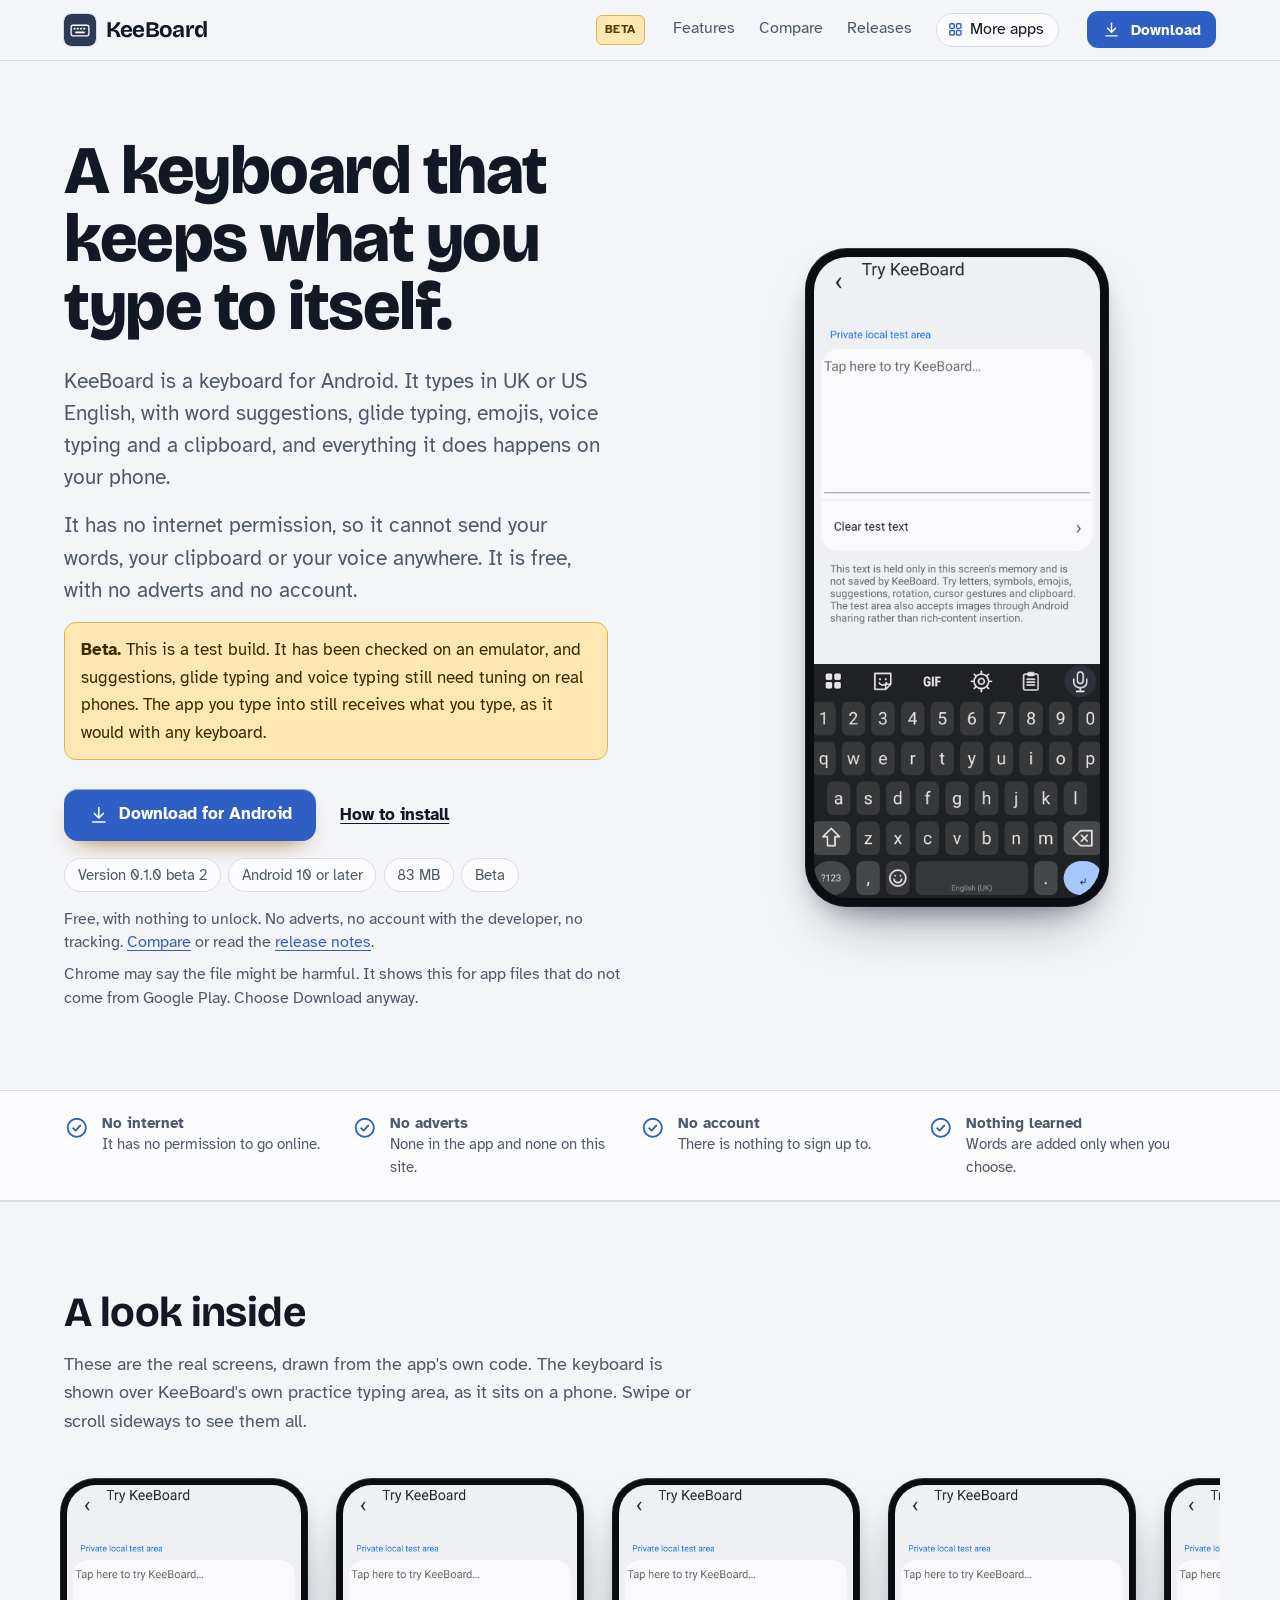
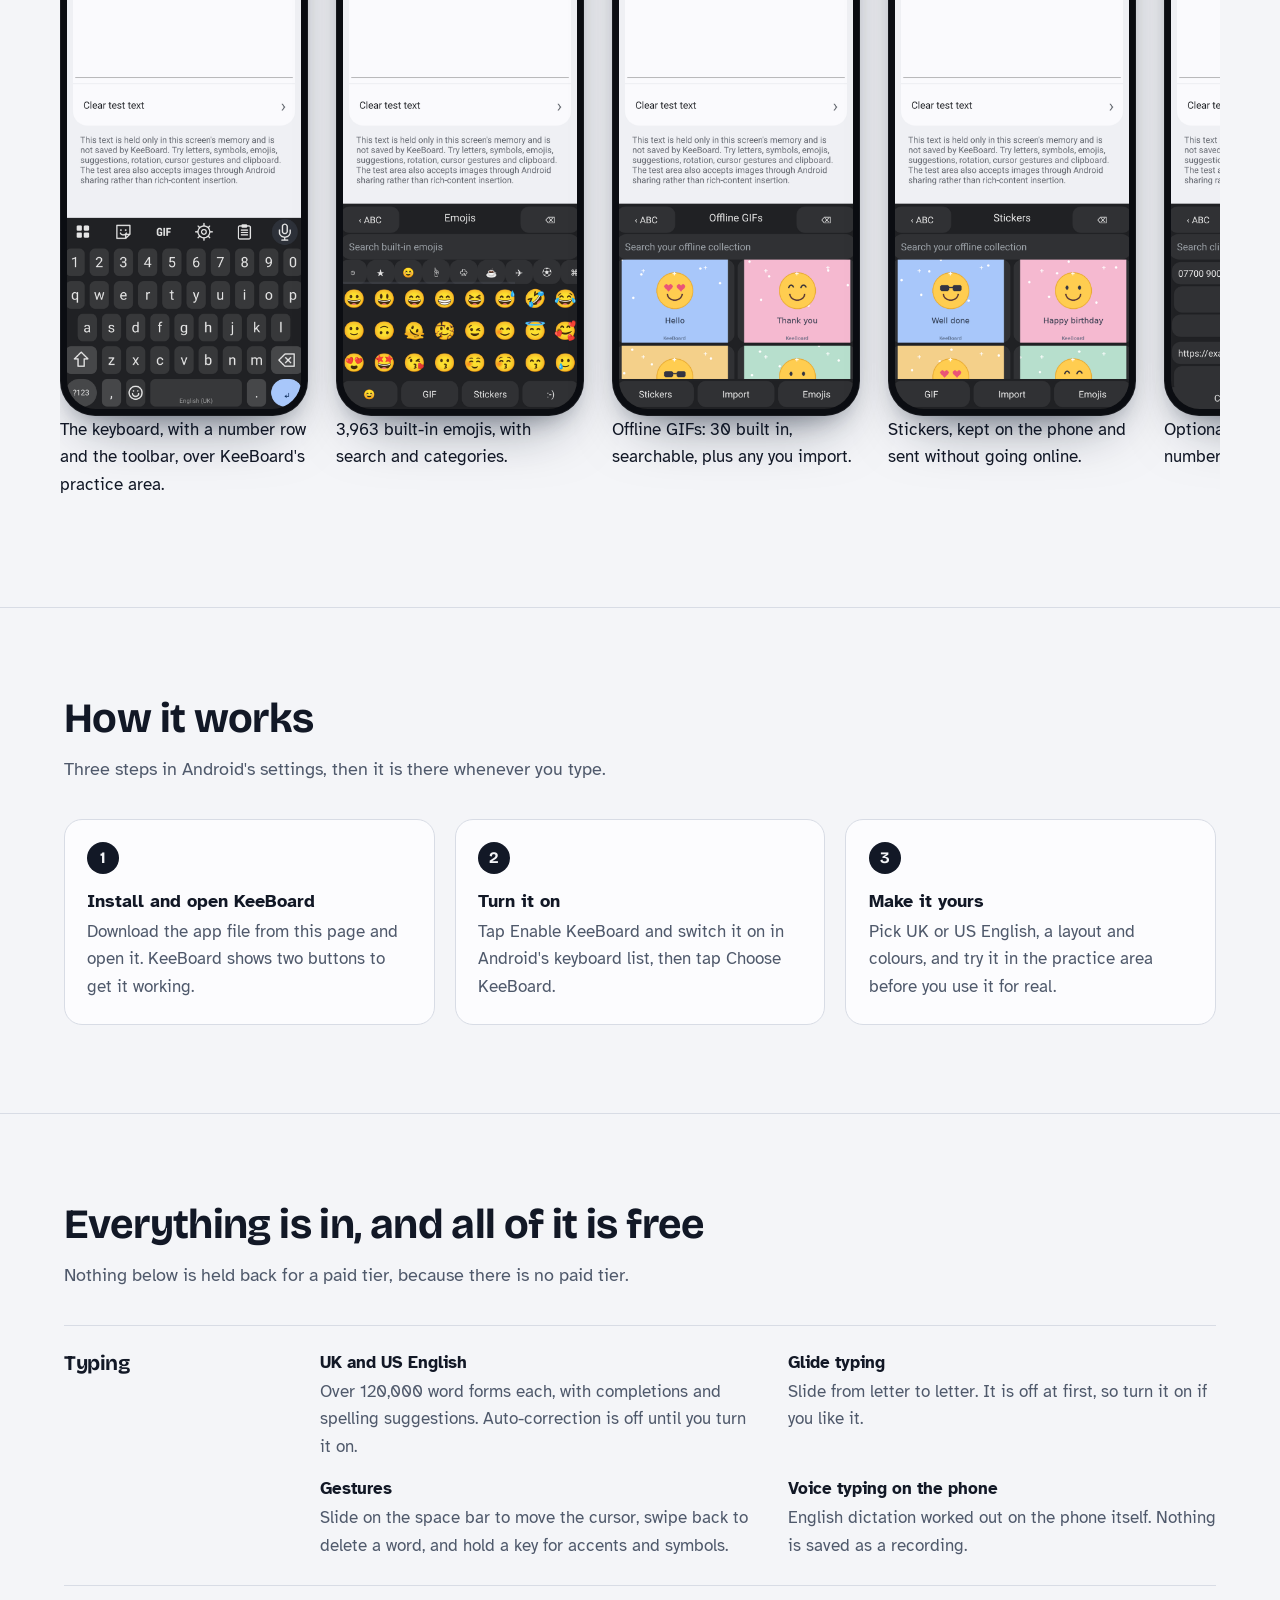
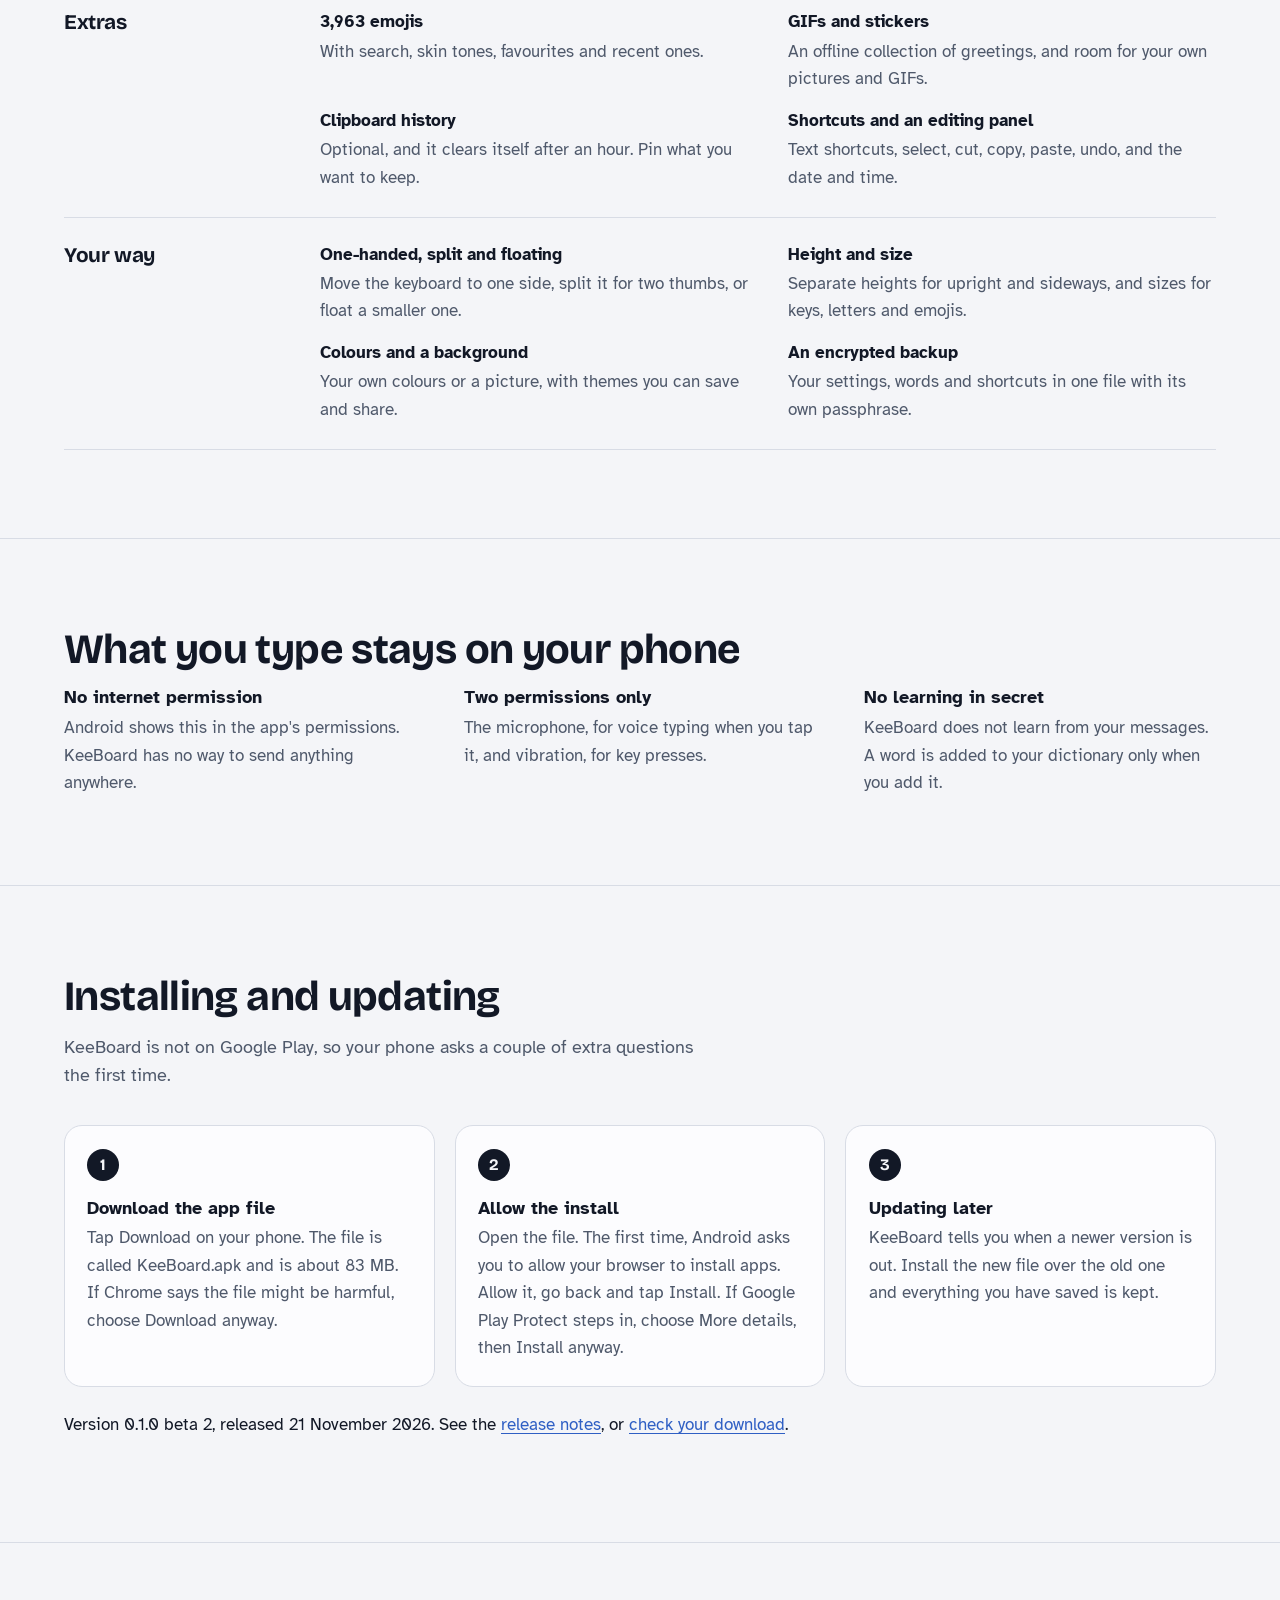
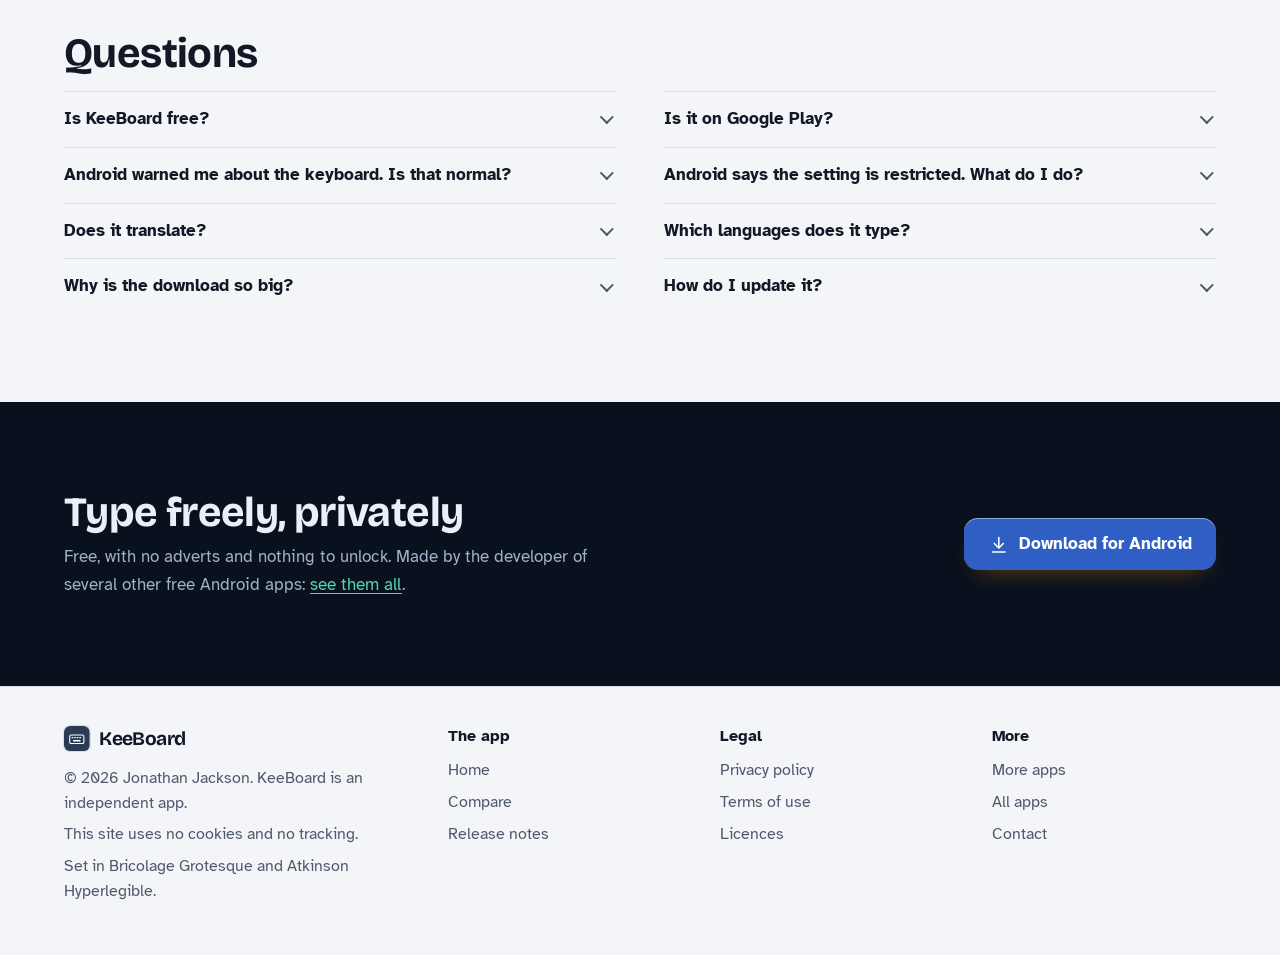
<file: index.html>
<!DOCTYPE html>
<html lang="en-GB">
<head>
<meta charset="utf-8">
<meta name="viewport" content="width=device-width, initial-scale=1">
<title>KeeBoard: a private keyboard for Android that stays offline</title>
<meta name="description" content="KeeBoard is a keyboard for Android with no internet permission: UK and US English, glide typing, 3,963 emojis, offline voice typing, clipboard history, split and floating layouts and your own themes. Free, no adverts, no account. A test build.">
<meta name="author" content="Jonathan Jackson">
<link rel="canonical" href="https://customgpter.github.io/keeboard/">
<meta name="theme-color" content="#f4f5f8" media="(prefers-color-scheme: light)">
<meta name="theme-color" content="#0c0f15" media="(prefers-color-scheme: dark)">
<meta property="og:type" content="website">
<meta property="og:site_name" content="KeeBoard">
<meta property="og:title" content="KeeBoard: a private keyboard for Android that stays offline">
<meta property="og:description" content="KeeBoard is a keyboard for Android with no internet permission: UK and US English, glide typing, 3,963 emojis, offline voice typing, clipboard history, split and floating layouts and your own themes. Free, no adverts, no account. A test build.">
<meta property="og:url" content="https://customgpter.github.io/keeboard/">
<meta property="og:image" content="https://customgpter.github.io/keeboard/assets/og.png">
<meta property="og:image:width" content="1200">
<meta property="og:image:height" content="630">
<meta property="og:image:alt" content="KeeBoard&#x27;s keyboard with the number row and toolbar, under a typing area">
<meta property="og:locale" content="en_GB">
<meta name="twitter:card" content="summary_large_image">
<link rel="icon" href="./assets/favicon.svg" type="image/svg+xml">
<link rel="apple-touch-icon" href="./assets/apple-touch-icon.png">
<link rel="preload" href="./assets/fonts/bricolage-grotesque-latin.woff2" as="font" type="font/woff2" crossorigin>
<link rel="preload" href="./assets/fonts/atkinson-hyperlegible-latin-400-normal.woff2" as="font" type="font/woff2" crossorigin>
<link rel="stylesheet" href="./assets/site.css?v=1">
<link rel="stylesheet" href="./assets/house.css?v=1">
<link rel="stylesheet" href="./assets/apps-list.css?v=1">
<script src="./assets/apps-list.js?v=1" defer></script>
<script type="application/ld+json">{"@context":"https://schema.org","@type":"SoftwareApplication","name":"KeeBoard","url":"https://customgpter.github.io/keeboard/","description":"KeeBoard is a keyboard for Android with no internet permission: UK and US English, glide typing, 3,963 emojis, offline voice typing, clipboard history, split and floating layouts and your own themes. Free, no adverts, no account. A test build.","applicationCategory":"UtilitiesApplication","operatingSystem":"Android 10 or later","softwareVersion":"0.1.0 beta 2","downloadUrl":"https://github.com/CustomGPTer/keeboard/releases/download/v0.1.0-beta2/KeeBoard.apk","releaseNotes":"https://customgpter.github.io/keeboard/releases.html","offers":{"@type":"Offer","price":"0","priceCurrency":"GBP"},"inLanguage":"en-GB","image":"https://customgpter.github.io/keeboard/assets/og.png","featureList":["UK and US English","Glide typing","Gestures","Voice typing on the phone","3,963 emojis","GIFs and stickers","Clipboard history","Shortcuts and an editing panel","One-handed, split and floating","Height and size","Colours and a background","An encrypted backup"],"author":{"@type":"Person","name":"Jonathan Jackson"}}</script>
<script type="application/ld+json">{"@context":"https://schema.org","@type":"FAQPage","mainEntity":[{"@type":"Question","name":"Is KeeBoard free?","acceptedAnswer":{"@type":"Answer","text":"Yes. There is no paid version, no subscription and no adverts."}},{"@type":"Question","name":"Is it on Google Play?","acceptedAnswer":{"@type":"Answer","text":"No. It is downloaded from this site as an Android app file. It needs Android 10 or later."}},{"@type":"Question","name":"Android warned me about the keyboard. Is that normal?","acceptedAnswer":{"@type":"Answer","text":"Yes. Android shows the same warning for every keyboard that is not built into the phone, because any keyboard sees what you type. KeeBoard has no internet permission, so what it sees cannot leave the phone."}},{"@type":"Question","name":"Android says the setting is restricted. What do I do?","acceptedAnswer":{"@type":"Answer","text":"For an app installed from a file, some phones hide the switch at first. Open KeeBoard's App info, tap the three dots, choose Allow restricted settings, then try again."}},{"@type":"Question","name":"Does it translate?","acceptedAnswer":{"@type":"Answer","text":"No. Translation needs the internet, and KeeBoard does not go online."}},{"@type":"Question","name":"Which languages does it type?","acceptedAnswer":{"@type":"Answer","text":"UK English and US English. Other languages are not in this test build."}},{"@type":"Question","name":"Why is the download so big?","acceptedAnswer":{"@type":"Answer","text":"The voice typing engine, the English dictionaries and the emoji pictures are all inside the app, so nothing has to be fetched later."}},{"@type":"Question","name":"How do I update it?","acceptedAnswer":{"@type":"Answer","text":"Install the new version over the one you have. Do not uninstall first, or your words, shortcuts and settings are lost. A backup file keeps them safe."}}]}</script>
</head>
<body>
<a class="skip" href="#main">Skip to content</a>
<header class="masthead">
<div class="wrap">
<a class="brand" href="./" aria-label="KeeBoard home"><svg viewBox="0 0 108 108" aria-hidden="true"><rect width="108" height="108" rx="24" fill="#2b3a55"/><g fill="#fff"><rect x="24" y="38" width="60" height="36" rx="7" fill="none" stroke="#fff" stroke-width="4.5"/><rect x="32" y="46" width="7" height="6" rx="1.5"/><rect x="43" y="46" width="7" height="6" rx="1.5"/><rect x="54" y="46" width="7" height="6" rx="1.5"/><rect x="65" y="46" width="7" height="6" rx="1.5"/><rect x="38" y="59" width="32" height="6" rx="2"/></g></svg><span>KeeBoard</span></a><span class="beta-tag">Beta</span>
<nav aria-label="Main"><ul><li><a href="./#features">Features</a></li><li><a href="./compare.html">Compare</a></li><li><a href="./releases.html">Releases</a></li><li><a class="more-apps" href="./more-apps.html"><svg class="ico" viewBox="0 0 24 24" aria-hidden="true"><rect x="4" y="4" width="6.5" height="6.5" rx="1.6"/><rect x="13.5" y="4" width="6.5" height="6.5" rx="1.6"/><rect x="4" y="13.5" width="6.5" height="6.5" rx="1.6"/><rect x="13.5" y="13.5" width="6.5" height="6.5" rx="1.6"/></svg>More apps</a></li></ul></nav>
<a class="button small" href="https://github.com/CustomGPTer/keeboard/releases/download/v0.1.0-beta2/KeeBoard.apk"><svg class="ico" viewBox="0 0 24 24" aria-hidden="true"><path d="M12 4v11"/><path d="M7 10.5l5 5 5-5"/><path d="M5 20h14"/></svg>Download</a>
</div>
</header>
<main id="main">
<div class="hero">
<div class="wrap hero-grid">
<div class="hero-copy">
<h1>A keyboard that keeps what you type to itself.</h1>
<p class="lede">KeeBoard is a keyboard for Android. It types in UK or US English, with word suggestions, glide typing, emojis, voice typing and a clipboard, and everything it does happens on your phone.</p><p class="lede">It has no internet permission, so it cannot send your words, your clipboard or your voice anywhere. It is free, with no adverts and no account.</p>
<p class="beta-note"><b>Beta.</b> This is a test build. It has been checked on an emulator, and suggestions, glide typing and voice typing still need tuning on real phones. The app you type into still receives what you type, as it would with any keyboard.</p>
<p class="get" id="download"><a class="button" href="https://github.com/CustomGPTer/keeboard/releases/download/v0.1.0-beta2/KeeBoard.apk"><svg class="ico" viewBox="0 0 24 24" aria-hidden="true"><path d="M12 4v11"/><path d="M7 10.5l5 5 5-5"/><path d="M5 20h14"/></svg>Download for Android</a><a class="aside" href="#install">How to install</a></p>
<ul class="pills"><li>Version 0.1.0 beta 2</li><li>Android 10 or later</li><li>83 MB</li><li>Beta</li></ul>
<p class="facts">Free, with nothing to unlock. No adverts, no account with the developer, no tracking. <a href="compare.html">Compare</a> or read the <a href="releases.html">release notes</a>.</p>
<p class="facts">Chrome may say the file might be harmful. It shows this for app files that do not come from Google Play. Choose Download anyway.</p>
</div>
<div class="hero-phone"><div class="phone"><img src="./assets/screens/keyboard.png" alt="The keyboard, with a number row and the toolbar, over KeeBoard&#x27;s practice area." width="393" height="852" fetchpriority="high"></div></div>
</div>
</div>

<section class="promises" aria-label="In short">
<div class="wrap"><ul><li><svg class="ico" viewBox="0 0 24 24" aria-hidden="true"><circle cx="12" cy="12" r="8.5"/><path d="M8.6 12.4l2.3 2.3 4.5-4.9"/></svg><span><b>No internet</b><span>It has no permission to go online.</span></span></li><li><svg class="ico" viewBox="0 0 24 24" aria-hidden="true"><circle cx="12" cy="12" r="8.5"/><path d="M8.6 12.4l2.3 2.3 4.5-4.9"/></svg><span><b>No adverts</b><span>None in the app and none on this site.</span></span></li><li><svg class="ico" viewBox="0 0 24 24" aria-hidden="true"><circle cx="12" cy="12" r="8.5"/><path d="M8.6 12.4l2.3 2.3 4.5-4.9"/></svg><span><b>No account</b><span>There is nothing to sign up to.</span></span></li><li><svg class="ico" viewBox="0 0 24 24" aria-hidden="true"><circle cx="12" cy="12" r="8.5"/><path d="M8.6 12.4l2.3 2.3 4.5-4.9"/></svg><span><b>Nothing learned</b><span>Words are added only when you choose.</span></span></li></ul></div>
</section>

<section id="screens" aria-labelledby="screens-h">
<div class="wrap">
<h2 id="screens-h">A look inside</h2>
<p class="intro">These are the real screens, drawn from the app&#x27;s own code. The keyboard is shown over KeeBoard&#x27;s own practice typing area, as it sits on a phone. Swipe or scroll sideways to see them all.</p>
<div class="gallery" tabindex="0" role="region" aria-label="Screens from KeeBoard"><figure class="shot"><div class="phone"><img src="./assets/screens/keyboard.png" alt="The keyboard, with a number row and the toolbar, over KeeBoard&#x27;s practice area." width="393" height="852" loading="eager" decoding="async"></div><figcaption>The keyboard, with a number row and the toolbar, over KeeBoard&#x27;s practice area.</figcaption></figure><figure class="shot"><div class="phone"><img src="./assets/screens/emoji.png" alt="3,963 built-in emojis, with search and categories." width="393" height="852" loading="eager" decoding="async"></div><figcaption>3,963 built-in emojis, with search and categories.</figcaption></figure><figure class="shot"><div class="phone"><img src="./assets/screens/gif.png" alt="Offline GIFs: 30 built in, searchable, plus any you import." width="393" height="852" loading="eager" decoding="async"></div><figcaption>Offline GIFs: 30 built in, searchable, plus any you import.</figcaption></figure><figure class="shot"><div class="phone"><img src="./assets/screens/stickers.png" alt="Stickers, kept on the phone and sent without going online." width="393" height="852" loading="eager" decoding="async"></div><figcaption>Stickers, kept on the phone and sent without going online.</figcaption></figure><figure class="shot"><div class="phone"><img src="./assets/screens/clipboard.png" alt="Optional clipboard history, with numbers and links picked out." width="393" height="852" loading="eager" decoding="async"></div><figcaption>Optional clipboard history, with numbers and links picked out.</figcaption></figure><figure class="shot"><div class="phone"><img src="./assets/screens/tools.png" alt="Keyboard tools: editing keys, incognito, the date and time and shortcuts." width="393" height="852" loading="eager" decoding="async"></div><figcaption>Keyboard tools: editing keys, incognito, the date and time and shortcuts.</figcaption></figure><figure class="shot"><div class="phone"><img src="./assets/screens/layouts.png" alt="Layout and size: standard, one-handed, split or floating." width="393" height="852" loading="eager" decoding="async"></div><figcaption>Layout and size: standard, one-handed, split or floating.</figcaption></figure><figure class="shot"><div class="phone"><img src="./assets/screens/light.png" alt="A light keyboard, or your own colours and a picture." width="393" height="852" loading="eager" decoding="async"></div><figcaption>A light keyboard, or your own colours and a picture.</figcaption></figure><figure class="shot"><div class="phone"><img src="./assets/screens/settings.png" alt="Settings, in plain words, with a page for each part." width="393" height="852" loading="eager" decoding="async"></div><figcaption>Settings, in plain words, with a page for each part.</figcaption></figure><figure class="shot"><div class="phone"><img src="./assets/screens/privacy.png" alt="Privacy: no internet, and one tap to clear what is kept." width="393" height="852" loading="eager" decoding="async"></div><figcaption>Privacy: no internet, and one tap to clear what is kept.</figcaption></figure></div>
</div>
</section>

<section id="how" aria-labelledby="how-h">
<div class="wrap">
<h2 id="how-h">How it works</h2>
<p class="intro">Three steps in Android's settings, then it is there whenever you type.</p>
<ol class="steps"><li><h3>Install and open KeeBoard</h3><p>Download the app file from this page and open it. KeeBoard shows two buttons to get it working.</p></li><li><h3>Turn it on</h3><p>Tap Enable KeeBoard and switch it on in Android's keyboard list, then tap Choose KeeBoard.</p></li><li><h3>Make it yours</h3><p>Pick UK or US English, a layout and colours, and try it in the practice area before you use it for real.</p></li></ol>
</div>
</section>

<section id="features" aria-labelledby="features-h">
<div class="wrap">
<h2 id="features-h">Everything is in, and all of it is free</h2>
<p class="intro">Nothing below is held back for a paid tier, because there is no paid tier.</p>
<div class="groups"><div class="group"><h3>Typing</h3><dl><div><dt>UK and US English</dt><dd>Over 120,000 word forms each, with completions and spelling suggestions. Auto-correction is off until you turn it on.</dd></div><div><dt>Glide typing</dt><dd>Slide from letter to letter. It is off at first, so turn it on if you like it.</dd></div><div><dt>Gestures</dt><dd>Slide on the space bar to move the cursor, swipe back to delete a word, and hold a key for accents and symbols.</dd></div><div><dt>Voice typing on the phone</dt><dd>English dictation worked out on the phone itself. Nothing is saved as a recording.</dd></div></dl></div><div class="group"><h3>Extras</h3><dl><div><dt>3,963 emojis</dt><dd>With search, skin tones, favourites and recent ones.</dd></div><div><dt>GIFs and stickers</dt><dd>An offline collection of greetings, and room for your own pictures and GIFs.</dd></div><div><dt>Clipboard history</dt><dd>Optional, and it clears itself after an hour. Pin what you want to keep.</dd></div><div><dt>Shortcuts and an editing panel</dt><dd>Text shortcuts, select, cut, copy, paste, undo, and the date and time.</dd></div></dl></div><div class="group"><h3>Your way</h3><dl><div><dt>One-handed, split and floating</dt><dd>Move the keyboard to one side, split it for two thumbs, or float a smaller one.</dd></div><div><dt>Height and size</dt><dd>Separate heights for upright and sideways, and sizes for keys, letters and emojis.</dd></div><div><dt>Colours and a background</dt><dd>Your own colours or a picture, with themes you can save and share.</dd></div><div><dt>An encrypted backup</dt><dd>Your settings, words and shortcuts in one file with its own passphrase.</dd></div></dl></div></div>
</div>
</section>

<section id="privacy" aria-labelledby="privacy-h">
<div class="wrap">
<h2 id="privacy-h">What you type stays on your phone</h2>
<ul class="plain"><li><h3>No internet permission</h3><p>Android shows this in the app's permissions. KeeBoard has no way to send anything anywhere.</p></li><li><h3>Two permissions only</h3><p>The microphone, for voice typing when you tap it, and vibration, for key presses.</p></li><li><h3>No learning in secret</h3><p>KeeBoard does not learn from your messages. A word is added to your dictionary only when you add it.</p></li></ul>
</div>
</section>

<section id="install" aria-labelledby="install-h">
<div class="wrap">
<h2 id="install-h">Installing and updating</h2>
<p class="intro">KeeBoard is not on Google Play, so your phone asks a couple of extra questions the first time.</p>
<ol class="steps"><li><h3>Download the app file</h3><p>Tap Download on your phone. The file is called KeeBoard.apk and is about 83 MB. If Chrome says the file might be harmful, choose Download anyway.</p></li><li><h3>Allow the install</h3><p>Open the file. The first time, Android asks you to allow your browser to install apps. Allow it, go back and tap Install. If Google Play Protect steps in, choose More details, then Install anyway.</p></li><li><h3>Updating later</h3><p>KeeBoard tells you when a newer version is out. Install the new file over the old one and everything you have saved is kept.</p></li></ol>
<p class="after-table">Version 0.1.0 beta 2, released 21 November 2026. See the <a href="releases.html">release notes</a>, or <a href="releases.html#checking">check your download</a>.</p>
</div>
</section>

<section id="questions" aria-labelledby="questions-h">
<div class="wrap">
<h2 id="questions-h">Questions</h2>
<div class="faq"><details><summary>Is KeeBoard free?</summary><p>Yes. There is no paid version, no subscription and no adverts.</p></details><details><summary>Is it on Google Play?</summary><p>No. It is downloaded from this site as an Android app file. It needs Android 10 or later.</p></details><details><summary>Android warned me about the keyboard. Is that normal?</summary><p>Yes. Android shows the same warning for every keyboard that is not built into the phone, because any keyboard sees what you type. KeeBoard has no internet permission, so what it sees cannot leave the phone.</p></details><details><summary>Android says the setting is restricted. What do I do?</summary><p>For an app installed from a file, some phones hide the switch at first. Open KeeBoard's App info, tap the three dots, choose Allow restricted settings, then try again.</p></details><details><summary>Does it translate?</summary><p>No. Translation needs the internet, and KeeBoard does not go online.</p></details><details><summary>Which languages does it type?</summary><p>UK English and US English. Other languages are not in this test build.</p></details><details><summary>Why is the download so big?</summary><p>The voice typing engine, the English dictionaries and the emoji pictures are all inside the app, so nothing has to be fetched later.</p></details><details><summary>How do I update it?</summary><p>Install the new version over the one you have. Do not uninstall first, or your words, shortcuts and settings are lost. A backup file keeps them safe.</p></details></div>
</div>
</section>

<section class="closing" aria-labelledby="closing-h">
<div class="wrap">
<div><h2 id="closing-h">Type freely, privately</h2><p>Free, with no adverts and nothing to unlock. Made by the developer of several other free Android apps: <a href="more-apps.html">see them all</a>.</p></div>
<a class="button" href="https://github.com/CustomGPTer/keeboard/releases/download/v0.1.0-beta2/KeeBoard.apk"><svg class="ico" viewBox="0 0 24 24" aria-hidden="true"><path d="M12 4v11"/><path d="M7 10.5l5 5 5-5"/><path d="M5 20h14"/></svg>Download for Android</a>
</div>
</section>
</main>
<footer class="colophon">
<div class="wrap">
<div>
<a class="brand" href="./" aria-label="KeeBoard home"><svg viewBox="0 0 108 108" aria-hidden="true"><rect width="108" height="108" rx="24" fill="#2b3a55"/><g fill="#fff"><rect x="24" y="38" width="60" height="36" rx="7" fill="none" stroke="#fff" stroke-width="4.5"/><rect x="32" y="46" width="7" height="6" rx="1.5"/><rect x="43" y="46" width="7" height="6" rx="1.5"/><rect x="54" y="46" width="7" height="6" rx="1.5"/><rect x="65" y="46" width="7" height="6" rx="1.5"/><rect x="38" y="59" width="32" height="6" rx="2"/></g></svg><span>KeeBoard</span></a>
<p>&copy; 2026 Jonathan Jackson. KeeBoard is an independent app.</p>
<p>This site uses no cookies and no tracking.</p>
<p>Set in Bricolage Grotesque and Atkinson Hyperlegible.</p>
</div>
<nav aria-label="The app"><h2>The app</h2><ul>
<li><a href="./">Home</a></li>
<li><a href="./compare.html">Compare</a></li>
<li><a href="./releases.html">Release notes</a></li>

</ul></nav>
<nav aria-label="Legal"><h2>Legal</h2><ul>
<li><a href="./privacy.html">Privacy policy</a></li>
<li><a href="./terms.html">Terms of use</a></li>
<li><a href="./licences.html">Licences</a></li>
</ul></nav>
<nav aria-label="More"><h2>More</h2><ul>
<li><a href="./more-apps.html">More apps</a></li>
<li><a href="https://customgpter.github.io/">All apps</a></li>
<li><a href="https://github.com/CustomGPTer/keeboard/issues">Contact</a></li>
</ul></nav>
</div>
</footer>
</body>
</html>
</file>
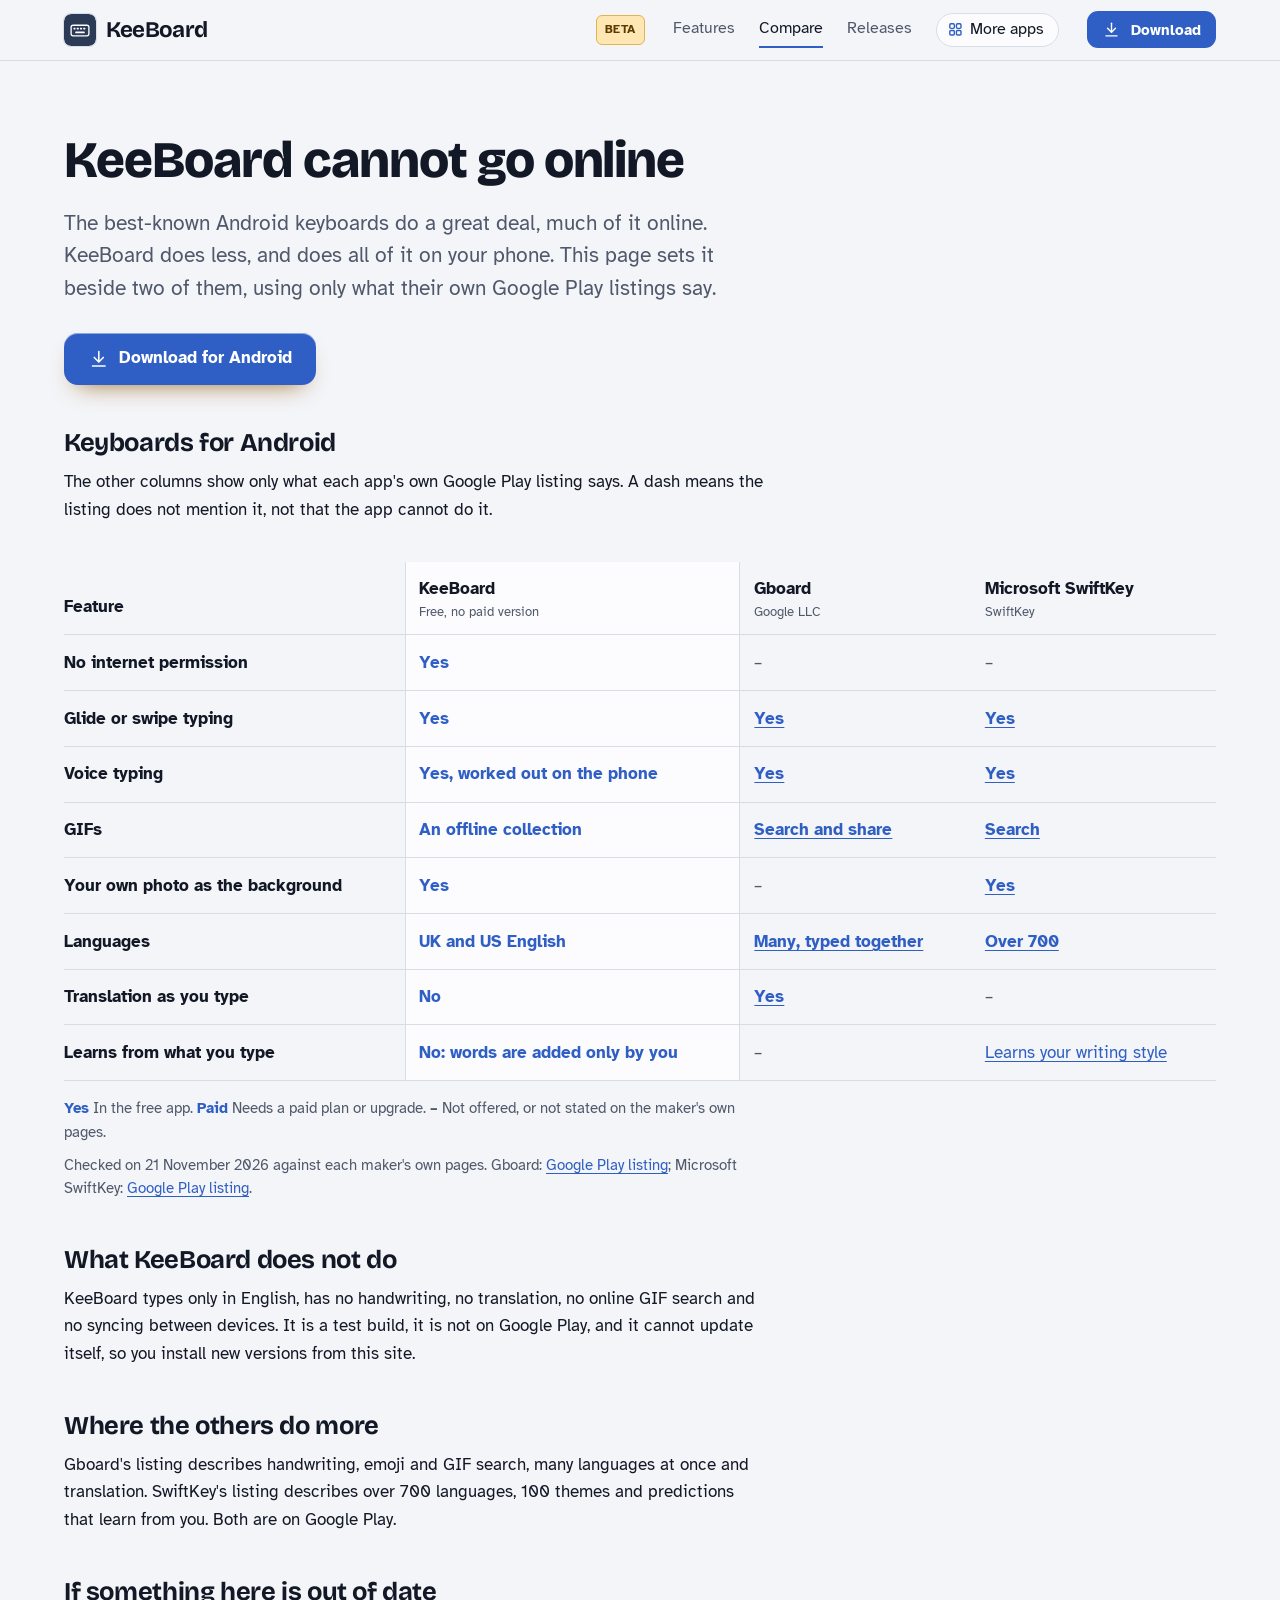
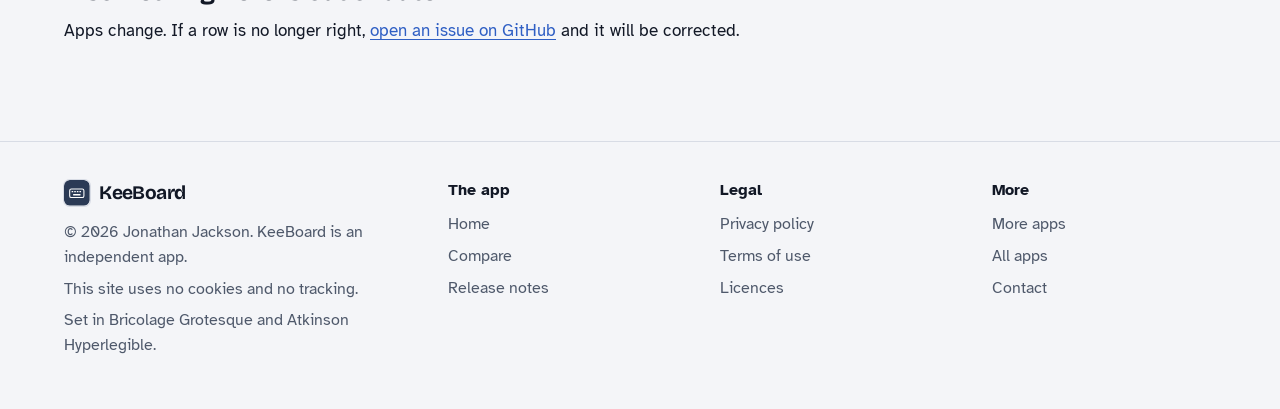
<file: compare.html>
<!DOCTYPE html>
<html lang="en-GB">
<head>
<meta charset="utf-8">
<meta name="viewport" content="width=device-width, initial-scale=1">
<title>KeeBoard compared with other keyboards</title>
<meta name="description" content="How KeeBoard compares with Gboard and Microsoft SwiftKey, row by row, with each claim linked to the app&#x27;s own Google Play listing.">
<meta name="author" content="Jonathan Jackson">
<link rel="canonical" href="https://customgpter.github.io/keeboard/compare.html">
<meta name="theme-color" content="#f4f5f8" media="(prefers-color-scheme: light)">
<meta name="theme-color" content="#0c0f15" media="(prefers-color-scheme: dark)">
<meta property="og:type" content="website">
<meta property="og:site_name" content="KeeBoard">
<meta property="og:title" content="KeeBoard compared with other keyboards">
<meta property="og:description" content="How KeeBoard compares with Gboard and Microsoft SwiftKey, row by row, with each claim linked to the app&#x27;s own Google Play listing.">
<meta property="og:url" content="https://customgpter.github.io/keeboard/compare.html">
<meta property="og:image" content="https://customgpter.github.io/keeboard/assets/og.png">
<meta property="og:image:width" content="1200">
<meta property="og:image:height" content="630">
<meta property="og:image:alt" content="KeeBoard&#x27;s keyboard with the number row and toolbar, under a typing area">
<meta property="og:locale" content="en_GB">
<meta name="twitter:card" content="summary_large_image">
<link rel="icon" href="./assets/favicon.svg" type="image/svg+xml">
<link rel="apple-touch-icon" href="./assets/apple-touch-icon.png">
<link rel="preload" href="./assets/fonts/bricolage-grotesque-latin.woff2" as="font" type="font/woff2" crossorigin>
<link rel="preload" href="./assets/fonts/atkinson-hyperlegible-latin-400-normal.woff2" as="font" type="font/woff2" crossorigin>
<link rel="stylesheet" href="./assets/site.css?v=1">
<link rel="stylesheet" href="./assets/house.css?v=1">
<link rel="stylesheet" href="./assets/apps-list.css?v=1">
<script src="./assets/apps-list.js?v=1" defer></script>
</head>
<body>
<a class="skip" href="#main">Skip to content</a>
<header class="masthead">
<div class="wrap">
<a class="brand" href="./" aria-label="KeeBoard home"><svg viewBox="0 0 108 108" aria-hidden="true"><rect width="108" height="108" rx="24" fill="#2b3a55"/><g fill="#fff"><rect x="24" y="38" width="60" height="36" rx="7" fill="none" stroke="#fff" stroke-width="4.5"/><rect x="32" y="46" width="7" height="6" rx="1.5"/><rect x="43" y="46" width="7" height="6" rx="1.5"/><rect x="54" y="46" width="7" height="6" rx="1.5"/><rect x="65" y="46" width="7" height="6" rx="1.5"/><rect x="38" y="59" width="32" height="6" rx="2"/></g></svg><span>KeeBoard</span></a><span class="beta-tag">Beta</span>
<nav aria-label="Main"><ul><li><a href="./#features">Features</a></li><li><a href="./compare.html" aria-current="page">Compare</a></li><li><a href="./releases.html">Releases</a></li><li><a class="more-apps" href="./more-apps.html"><svg class="ico" viewBox="0 0 24 24" aria-hidden="true"><rect x="4" y="4" width="6.5" height="6.5" rx="1.6"/><rect x="13.5" y="4" width="6.5" height="6.5" rx="1.6"/><rect x="4" y="13.5" width="6.5" height="6.5" rx="1.6"/><rect x="13.5" y="13.5" width="6.5" height="6.5" rx="1.6"/></svg>More apps</a></li></ul></nav>
<a class="button small" href="https://github.com/CustomGPTer/keeboard/releases/download/v0.1.0-beta2/KeeBoard.apk"><svg class="ico" viewBox="0 0 24 24" aria-hidden="true"><path d="M12 4v11"/><path d="M7 10.5l5 5 5-5"/><path d="M5 20h14"/></svg>Download</a>
</div>
</header>
<main id="main" class="doc">
<div class="wrap">
<div class="measure">
<h1>KeeBoard cannot go online</h1>
<p class="lede">The best-known Android keyboards do a great deal, much of it online. KeeBoard does less, and does all of it on your phone. This page sets it beside two of them, using only what their own Google Play listings say.</p>
<p class="get"><a class="button" href="https://github.com/CustomGPTer/keeboard/releases/download/v0.1.0-beta2/KeeBoard.apk"><svg class="ico" viewBox="0 0 24 24" aria-hidden="true"><path d="M12 4v11"/><path d="M7 10.5l5 5 5-5"/><path d="M5 20h14"/></svg>Download for Android</a></p>
<h2 id="table">Keyboards for Android</h2>
<p>The other columns show only what each app's own Google Play listing says. A dash means the listing does not mention it, not that the app cannot do it.</p>
</div>
<div class="scroll">
<table class="cmp">
<thead><tr><th scope="col">Feature</th><th scope="col" class="ours">KeeBoard<small>Free, no paid version</small></th><th scope="col">Gboard<small>Google LLC</small></th><th scope="col">Microsoft SwiftKey<small>SwiftKey</small></th></tr></thead>
<tbody>
<tr><th scope="row">No internet permission</th><td class="yes ours"><span class="app">KeeBoard</span><span class="v">Yes</span></td><td class="na"><span class="app">Gboard</span><span class="v">&ndash;</span></td><td class="na"><span class="app">Microsoft SwiftKey</span><span class="v">&ndash;</span></td></tr>
<tr><th scope="row">Glide or swipe typing</th><td class="yes ours"><span class="app">KeeBoard</span><span class="v">Yes</span></td><td class="yes"><span class="app">Gboard</span><span class="v"><a href="https://play.google.com/store/apps/details?id=com.google.android.inputmethod.latin&hl=en-GB&gl=GB">Yes</a></span></td><td class="yes"><span class="app">Microsoft SwiftKey</span><span class="v"><a href="https://play.google.com/store/apps/details?id=com.touchtype.swiftkey&hl=en_US">Yes</a></span></td></tr>
<tr><th scope="row">Voice typing</th><td class="yes ours"><span class="app">KeeBoard</span><span class="v">Yes, worked out on the phone</span></td><td class="yes"><span class="app">Gboard</span><span class="v"><a href="https://play.google.com/store/apps/details?id=com.google.android.inputmethod.latin&hl=en-GB&gl=GB">Yes</a></span></td><td class="yes"><span class="app">Microsoft SwiftKey</span><span class="v"><a href="https://play.google.com/store/apps/details?id=com.touchtype.swiftkey&hl=en_US">Yes</a></span></td></tr>
<tr><th scope="row">GIFs</th><td class="yes ours"><span class="app">KeeBoard</span><span class="v">An offline collection</span></td><td class="yes"><span class="app">Gboard</span><span class="v"><a href="https://play.google.com/store/apps/details?id=com.google.android.inputmethod.latin&hl=en-GB&gl=GB">Search and share</a></span></td><td class="yes"><span class="app">Microsoft SwiftKey</span><span class="v"><a href="https://play.google.com/store/apps/details?id=com.touchtype.swiftkey&hl=en_US">Search</a></span></td></tr>
<tr><th scope="row">Your own photo as the background</th><td class="yes ours"><span class="app">KeeBoard</span><span class="v">Yes</span></td><td class="na"><span class="app">Gboard</span><span class="v">&ndash;</span></td><td class="yes"><span class="app">Microsoft SwiftKey</span><span class="v"><a href="https://play.google.com/store/apps/details?id=com.touchtype.swiftkey&hl=en_US">Yes</a></span></td></tr>
<tr><th scope="row">Languages</th><td class="yes ours"><span class="app">KeeBoard</span><span class="v">UK and US English</span></td><td class="yes"><span class="app">Gboard</span><span class="v"><a href="https://play.google.com/store/apps/details?id=com.google.android.inputmethod.latin&hl=en-GB&gl=GB">Many, typed together</a></span></td><td class="yes"><span class="app">Microsoft SwiftKey</span><span class="v"><a href="https://play.google.com/store/apps/details?id=com.touchtype.swiftkey&hl=en_US">Over 700</a></span></td></tr>
<tr><th scope="row">Translation as you type</th><td class="yes ours"><span class="app">KeeBoard</span><span class="v">No</span></td><td class="yes"><span class="app">Gboard</span><span class="v"><a href="https://play.google.com/store/apps/details?id=com.google.android.inputmethod.latin&hl=en-GB&gl=GB">Yes</a></span></td><td class="na"><span class="app">Microsoft SwiftKey</span><span class="v">&ndash;</span></td></tr>
<tr><th scope="row">Learns from what you type</th><td class="yes ours"><span class="app">KeeBoard</span><span class="v">No: words are added only by you</span></td><td class="na"><span class="app">Gboard</span><span class="v">&ndash;</span></td><td class="na"><span class="app">Microsoft SwiftKey</span><span class="v"><a href="https://play.google.com/store/apps/details?id=com.touchtype.swiftkey&hl=en_US">Learns your writing style</a></span></td></tr>
</tbody>
</table>
</div>
<div class="measure">
<p class="key"><strong class="yes">Yes</strong> In the free app. <strong class="pay">Paid</strong> Needs a paid plan or upgrade. <strong>&ndash;</strong> Not offered, or not stated on the maker's own pages.</p>
<p class="key">Checked on 21 November 2026 against each maker's own pages. Gboard: <a href="https://play.google.com/store/apps/details?id=com.google.android.inputmethod.latin&hl=en-GB&gl=GB">Google Play listing</a>; Microsoft SwiftKey: <a href="https://play.google.com/store/apps/details?id=com.touchtype.swiftkey&hl=en_US">Google Play listing</a>.</p>
<h2>What KeeBoard does not do</h2><p>KeeBoard types only in English, has no handwriting, no translation, no online GIF search and no syncing between devices. It is a test build, it is not on Google Play, and it cannot update itself, so you install new versions from this site.</p><h2>Where the others do more</h2><p>Gboard's listing describes handwriting, emoji and GIF search, many languages at once and translation. SwiftKey's listing describes over 700 languages, 100 themes and predictions that learn from you. Both are on Google Play.</p>
<h2 id="wrong">If something here is out of date</h2>
<p>Apps change. If a row is no longer right, <a href="https://github.com/CustomGPTer/keeboard/issues">open an issue on GitHub</a> and it will be corrected.</p>
</div>
</div>
</main>
<footer class="colophon">
<div class="wrap">
<div>
<a class="brand" href="./" aria-label="KeeBoard home"><svg viewBox="0 0 108 108" aria-hidden="true"><rect width="108" height="108" rx="24" fill="#2b3a55"/><g fill="#fff"><rect x="24" y="38" width="60" height="36" rx="7" fill="none" stroke="#fff" stroke-width="4.5"/><rect x="32" y="46" width="7" height="6" rx="1.5"/><rect x="43" y="46" width="7" height="6" rx="1.5"/><rect x="54" y="46" width="7" height="6" rx="1.5"/><rect x="65" y="46" width="7" height="6" rx="1.5"/><rect x="38" y="59" width="32" height="6" rx="2"/></g></svg><span>KeeBoard</span></a>
<p>&copy; 2026 Jonathan Jackson. KeeBoard is an independent app.</p>
<p>This site uses no cookies and no tracking.</p>
<p>Set in Bricolage Grotesque and Atkinson Hyperlegible.</p>
</div>
<nav aria-label="The app"><h2>The app</h2><ul>
<li><a href="./">Home</a></li>
<li><a href="./compare.html">Compare</a></li>
<li><a href="./releases.html">Release notes</a></li>

</ul></nav>
<nav aria-label="Legal"><h2>Legal</h2><ul>
<li><a href="./privacy.html">Privacy policy</a></li>
<li><a href="./terms.html">Terms of use</a></li>
<li><a href="./licences.html">Licences</a></li>
</ul></nav>
<nav aria-label="More"><h2>More</h2><ul>
<li><a href="./more-apps.html">More apps</a></li>
<li><a href="https://customgpter.github.io/">All apps</a></li>
<li><a href="https://github.com/CustomGPTer/keeboard/issues">Contact</a></li>
</ul></nav>
</div>
</footer>
</body>
</html>
</file>
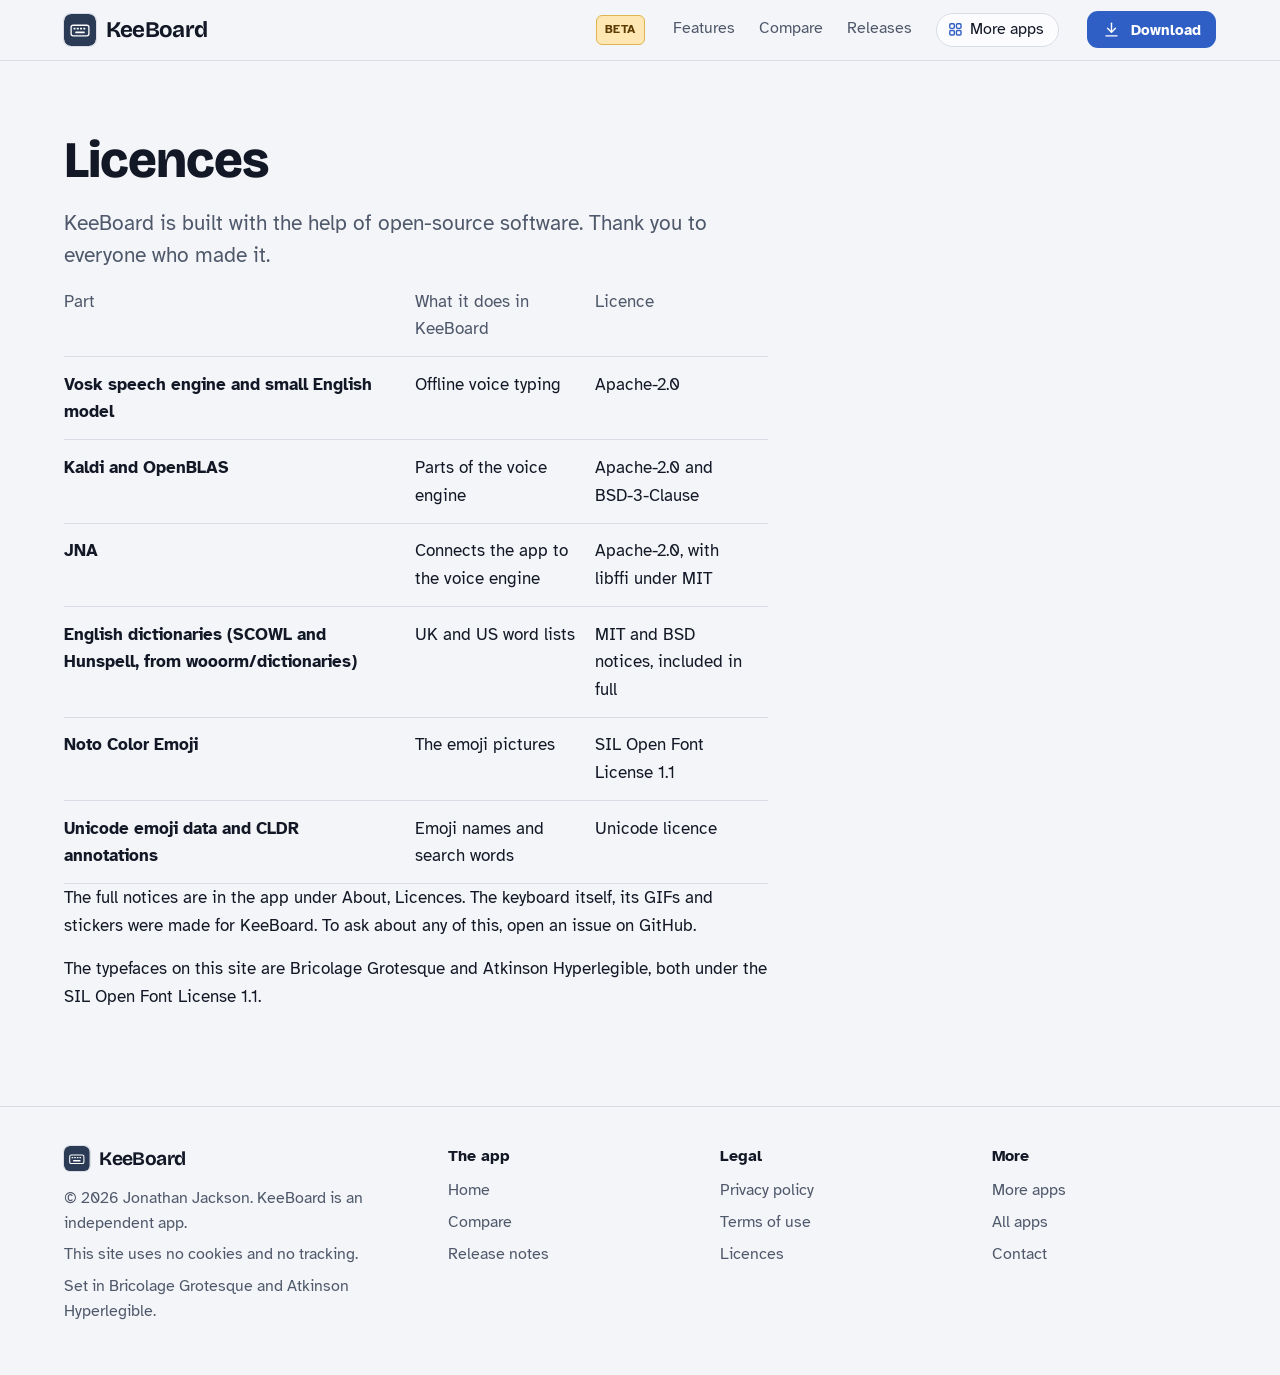
<file: licences.html>
<!DOCTYPE html>
<html lang="en-GB">
<head>
<meta charset="utf-8">
<meta name="viewport" content="width=device-width, initial-scale=1">
<title>KeeBoard licences</title>
<meta name="description" content="The open-source parts inside KeeBoard and their licences.">
<meta name="author" content="Jonathan Jackson">
<link rel="canonical" href="https://customgpter.github.io/keeboard/licences.html">
<meta name="theme-color" content="#f4f5f8" media="(prefers-color-scheme: light)">
<meta name="theme-color" content="#0c0f15" media="(prefers-color-scheme: dark)">
<meta property="og:type" content="website">
<meta property="og:site_name" content="KeeBoard">
<meta property="og:title" content="KeeBoard licences">
<meta property="og:description" content="The open-source parts inside KeeBoard and their licences.">
<meta property="og:url" content="https://customgpter.github.io/keeboard/licences.html">
<meta property="og:image" content="https://customgpter.github.io/keeboard/assets/og.png">
<meta property="og:image:width" content="1200">
<meta property="og:image:height" content="630">
<meta property="og:image:alt" content="KeeBoard&#x27;s keyboard with the number row and toolbar, under a typing area">
<meta property="og:locale" content="en_GB">
<meta name="twitter:card" content="summary_large_image">
<link rel="icon" href="./assets/favicon.svg" type="image/svg+xml">
<link rel="apple-touch-icon" href="./assets/apple-touch-icon.png">
<link rel="preload" href="./assets/fonts/bricolage-grotesque-latin.woff2" as="font" type="font/woff2" crossorigin>
<link rel="preload" href="./assets/fonts/atkinson-hyperlegible-latin-400-normal.woff2" as="font" type="font/woff2" crossorigin>
<link rel="stylesheet" href="./assets/site.css?v=1">
<link rel="stylesheet" href="./assets/house.css?v=1">
<link rel="stylesheet" href="./assets/apps-list.css?v=1">
<script src="./assets/apps-list.js?v=1" defer></script>
</head>
<body>
<a class="skip" href="#main">Skip to content</a>
<header class="masthead">
<div class="wrap">
<a class="brand" href="./" aria-label="KeeBoard home"><svg viewBox="0 0 108 108" aria-hidden="true"><rect width="108" height="108" rx="24" fill="#2b3a55"/><g fill="#fff"><rect x="24" y="38" width="60" height="36" rx="7" fill="none" stroke="#fff" stroke-width="4.5"/><rect x="32" y="46" width="7" height="6" rx="1.5"/><rect x="43" y="46" width="7" height="6" rx="1.5"/><rect x="54" y="46" width="7" height="6" rx="1.5"/><rect x="65" y="46" width="7" height="6" rx="1.5"/><rect x="38" y="59" width="32" height="6" rx="2"/></g></svg><span>KeeBoard</span></a><span class="beta-tag">Beta</span>
<nav aria-label="Main"><ul><li><a href="./#features">Features</a></li><li><a href="./compare.html">Compare</a></li><li><a href="./releases.html">Releases</a></li><li><a class="more-apps" href="./more-apps.html"><svg class="ico" viewBox="0 0 24 24" aria-hidden="true"><rect x="4" y="4" width="6.5" height="6.5" rx="1.6"/><rect x="13.5" y="4" width="6.5" height="6.5" rx="1.6"/><rect x="4" y="13.5" width="6.5" height="6.5" rx="1.6"/><rect x="13.5" y="13.5" width="6.5" height="6.5" rx="1.6"/></svg>More apps</a></li></ul></nav>
<a class="button small" href="https://github.com/CustomGPTer/keeboard/releases/download/v0.1.0-beta2/KeeBoard.apk"><svg class="ico" viewBox="0 0 24 24" aria-hidden="true"><path d="M12 4v11"/><path d="M7 10.5l5 5 5-5"/><path d="M5 20h14"/></svg>Download</a>
</div>
</header>
<main id="main" class="doc">
<div class="wrap">
<div class="measure">
<h1>Licences</h1>
<p class="lede">KeeBoard is built with the help of open-source software. Thank you to everyone who made it.</p>
<div class="scroll"><table><thead><tr><th scope="col">Part</th><th scope="col">What it does in KeeBoard</th><th scope="col">Licence</th></tr></thead><tbody><tr><th scope="row">Vosk speech engine and small English model</th><td>Offline voice typing</td><td>Apache-2.0</td></tr><tr><th scope="row">Kaldi and OpenBLAS</th><td>Parts of the voice engine</td><td>Apache-2.0 and BSD-3-Clause</td></tr><tr><th scope="row">JNA</th><td>Connects the app to the voice engine</td><td>Apache-2.0, with libffi under MIT</td></tr><tr><th scope="row">English dictionaries (SCOWL and Hunspell, from wooorm/dictionaries)</th><td>UK and US word lists</td><td>MIT and BSD notices, included in full</td></tr><tr><th scope="row">Noto Color Emoji</th><td>The emoji pictures</td><td>SIL Open Font License 1.1</td></tr><tr><th scope="row">Unicode emoji data and CLDR annotations</th><td>Emoji names and search words</td><td>Unicode licence</td></tr></tbody></table></div>
<p>The full notices are in the app under About, Licences. The keyboard itself, its GIFs and stickers were made for KeeBoard. To ask about any of this, open an issue on GitHub.</p>
<p>The typefaces on this site are Bricolage Grotesque and Atkinson Hyperlegible, both under the SIL Open Font License 1.1.</p>
</div>
</div>
</main>
<footer class="colophon">
<div class="wrap">
<div>
<a class="brand" href="./" aria-label="KeeBoard home"><svg viewBox="0 0 108 108" aria-hidden="true"><rect width="108" height="108" rx="24" fill="#2b3a55"/><g fill="#fff"><rect x="24" y="38" width="60" height="36" rx="7" fill="none" stroke="#fff" stroke-width="4.5"/><rect x="32" y="46" width="7" height="6" rx="1.5"/><rect x="43" y="46" width="7" height="6" rx="1.5"/><rect x="54" y="46" width="7" height="6" rx="1.5"/><rect x="65" y="46" width="7" height="6" rx="1.5"/><rect x="38" y="59" width="32" height="6" rx="2"/></g></svg><span>KeeBoard</span></a>
<p>&copy; 2026 Jonathan Jackson. KeeBoard is an independent app.</p>
<p>This site uses no cookies and no tracking.</p>
<p>Set in Bricolage Grotesque and Atkinson Hyperlegible.</p>
</div>
<nav aria-label="The app"><h2>The app</h2><ul>
<li><a href="./">Home</a></li>
<li><a href="./compare.html">Compare</a></li>
<li><a href="./releases.html">Release notes</a></li>

</ul></nav>
<nav aria-label="Legal"><h2>Legal</h2><ul>
<li><a href="./privacy.html">Privacy policy</a></li>
<li><a href="./terms.html">Terms of use</a></li>
<li><a href="./licences.html">Licences</a></li>
</ul></nav>
<nav aria-label="More"><h2>More</h2><ul>
<li><a href="./more-apps.html">More apps</a></li>
<li><a href="https://customgpter.github.io/">All apps</a></li>
<li><a href="https://github.com/CustomGPTer/keeboard/issues">Contact</a></li>
</ul></nav>
</div>
</footer>
</body>
</html>
</file>
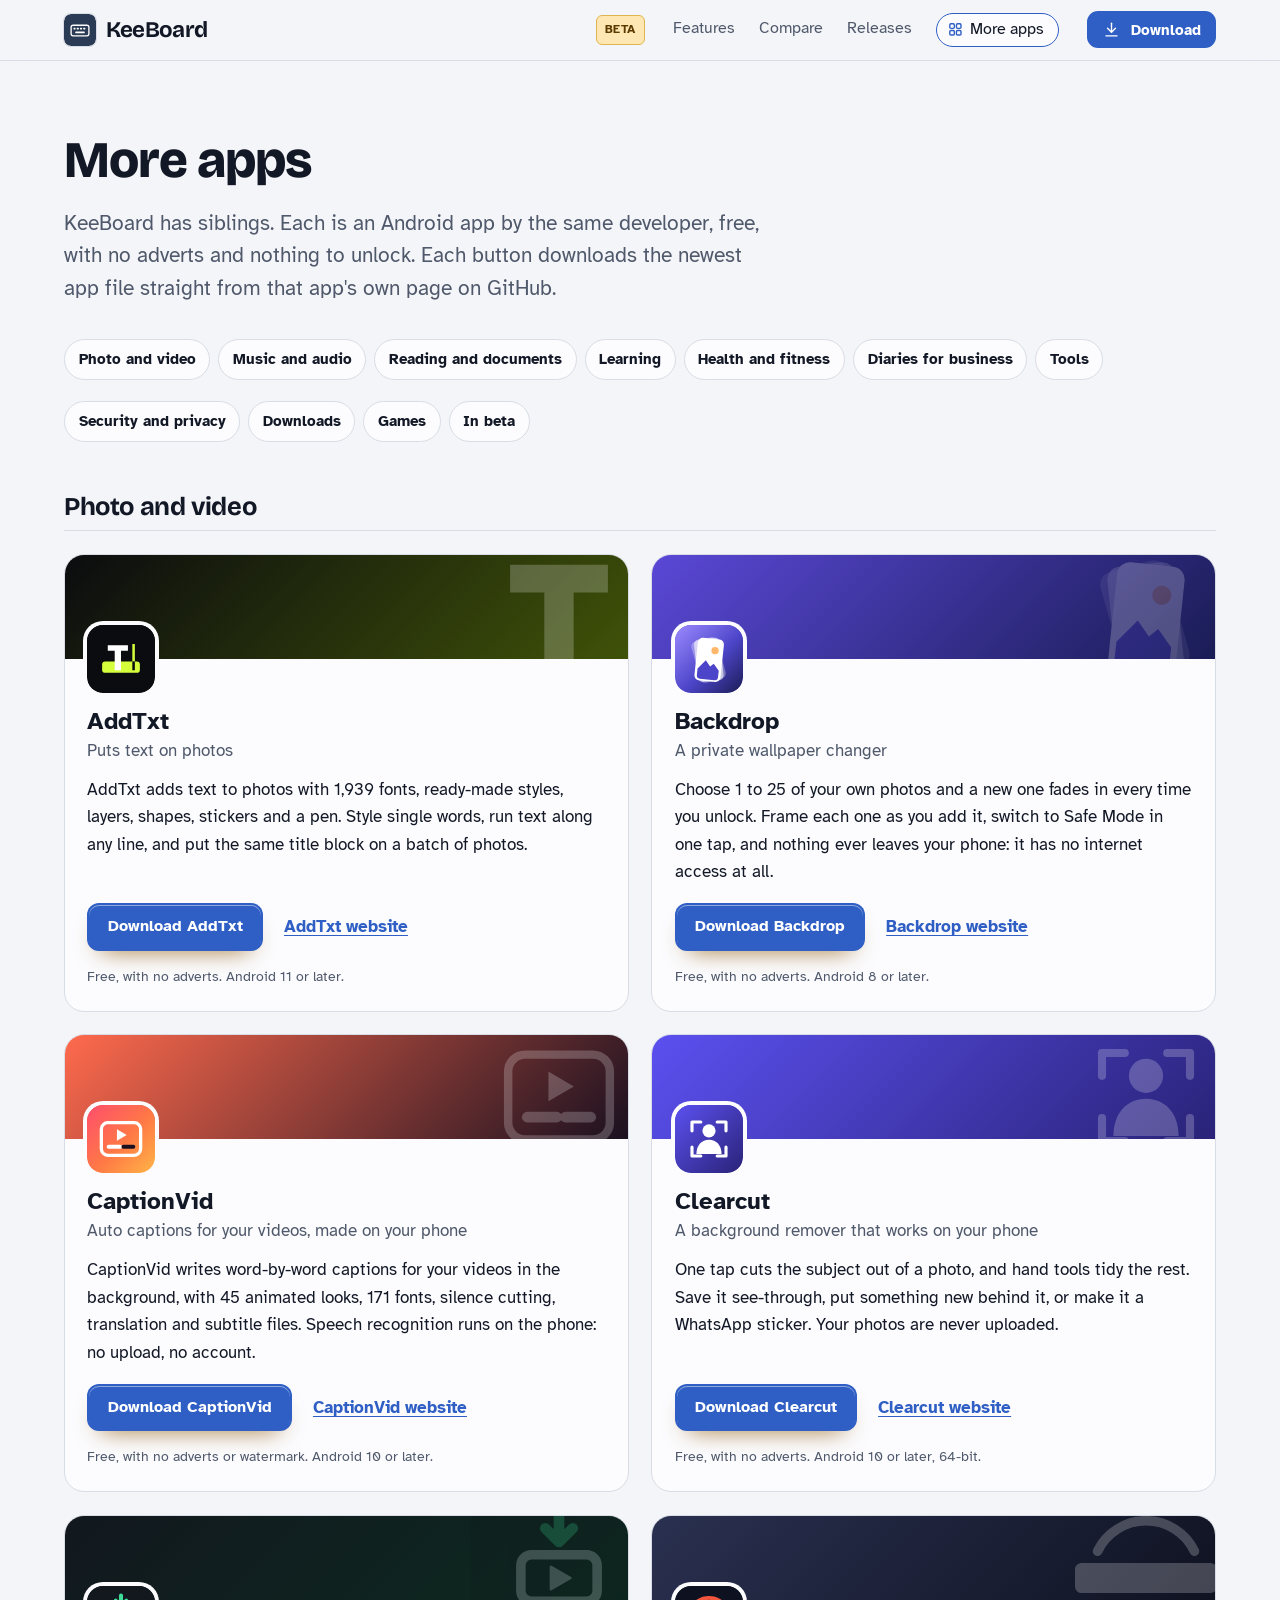
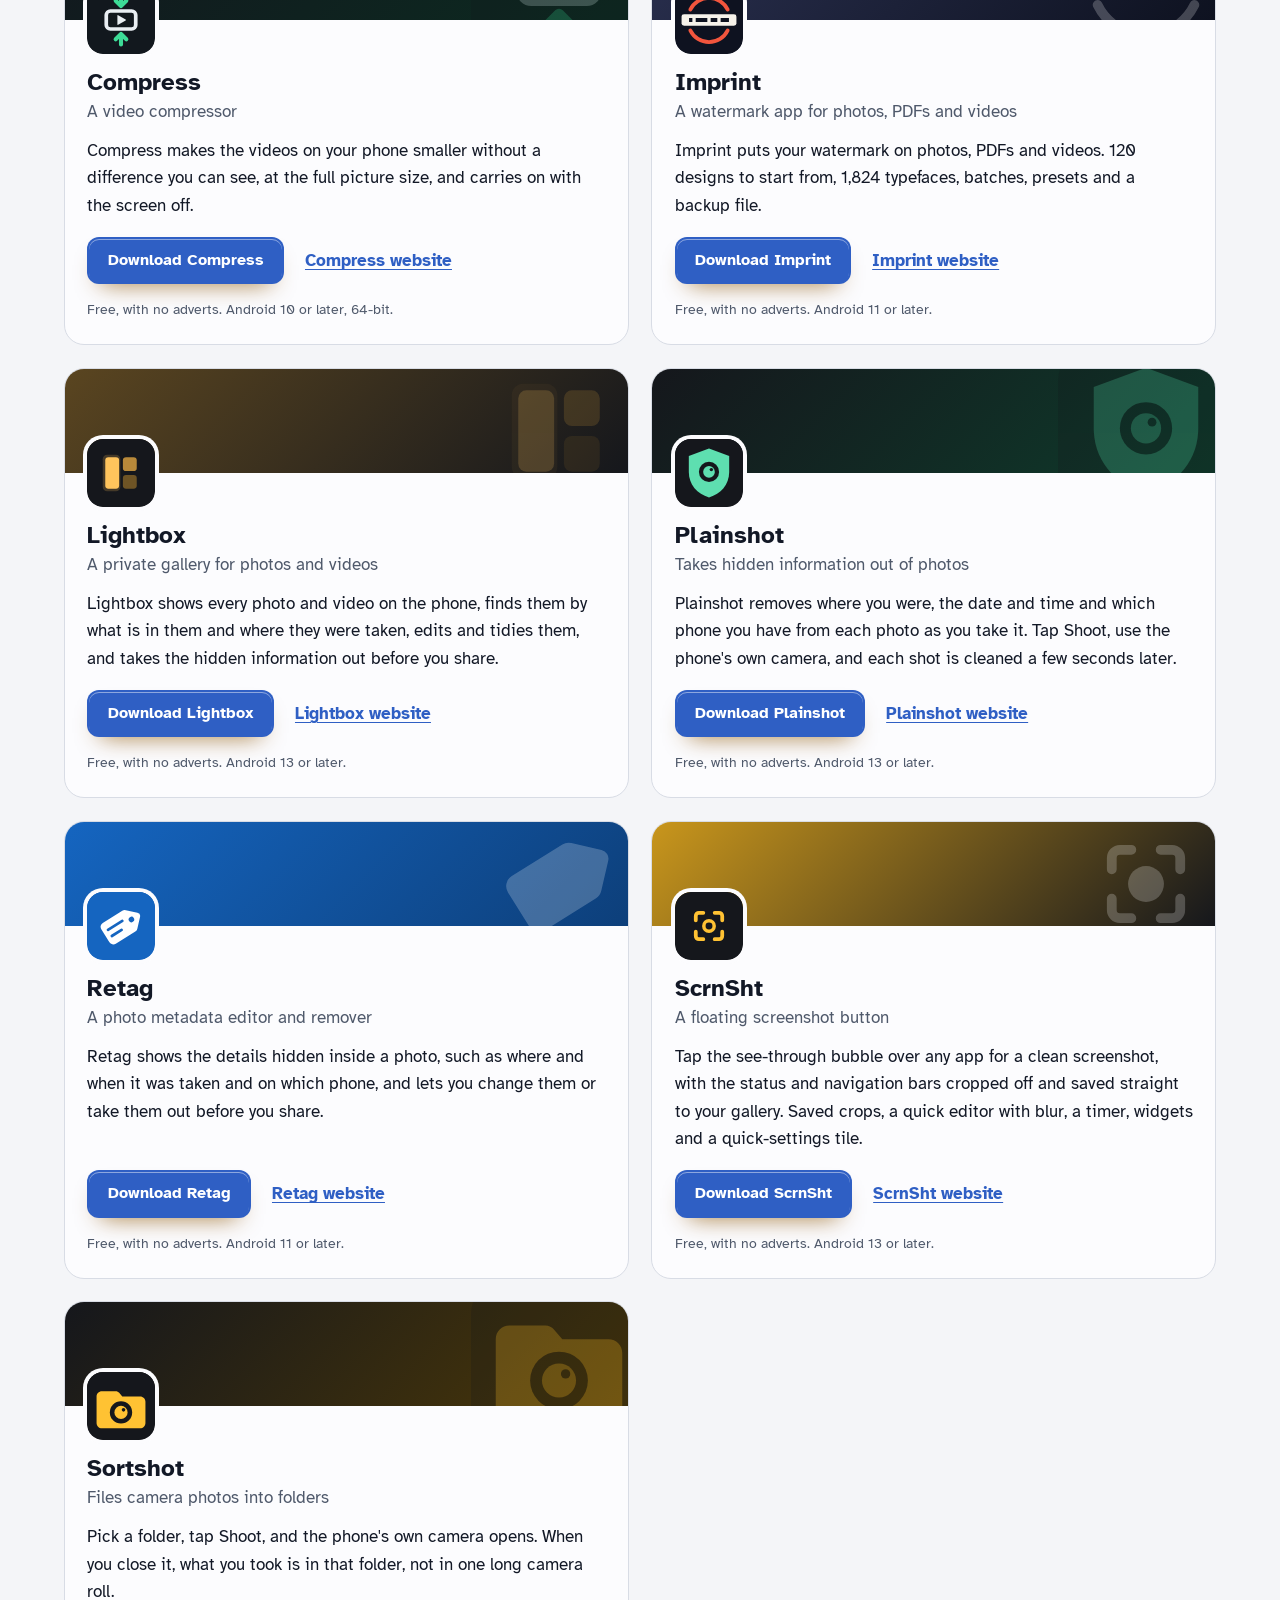
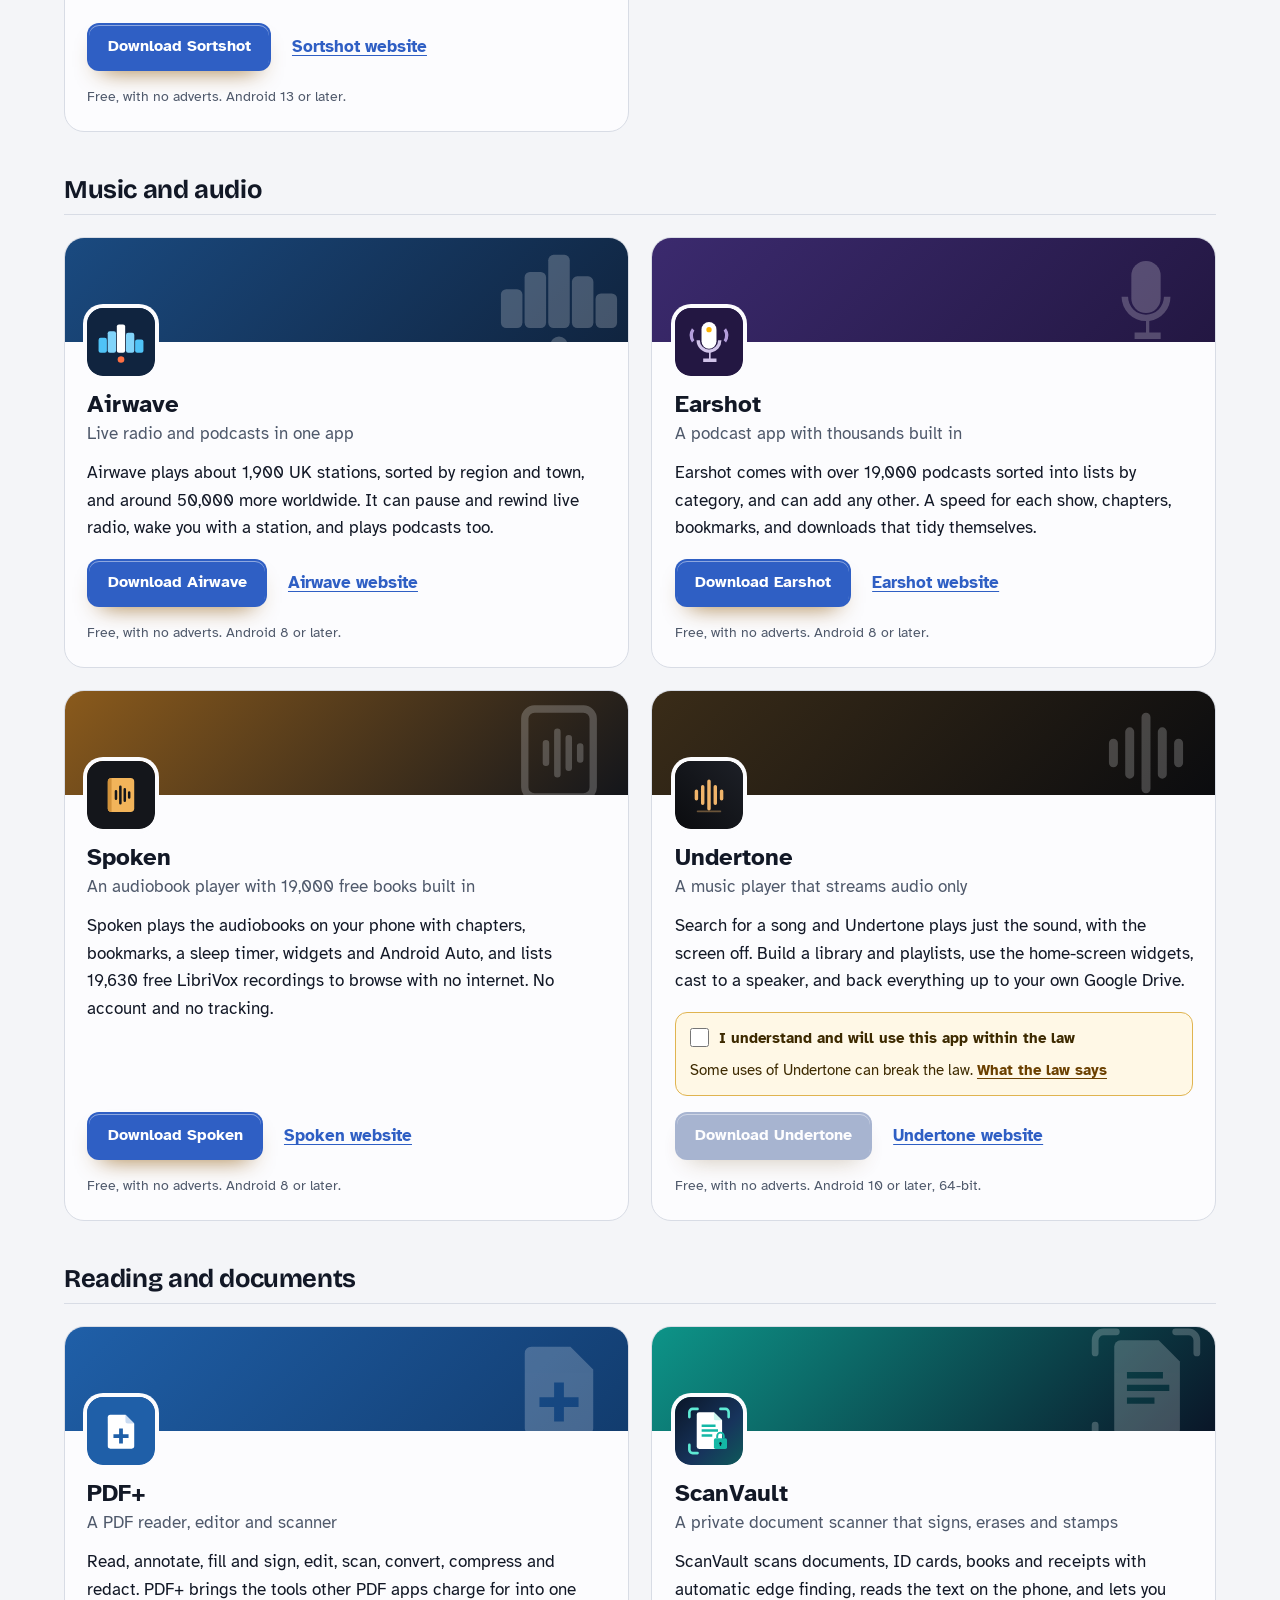
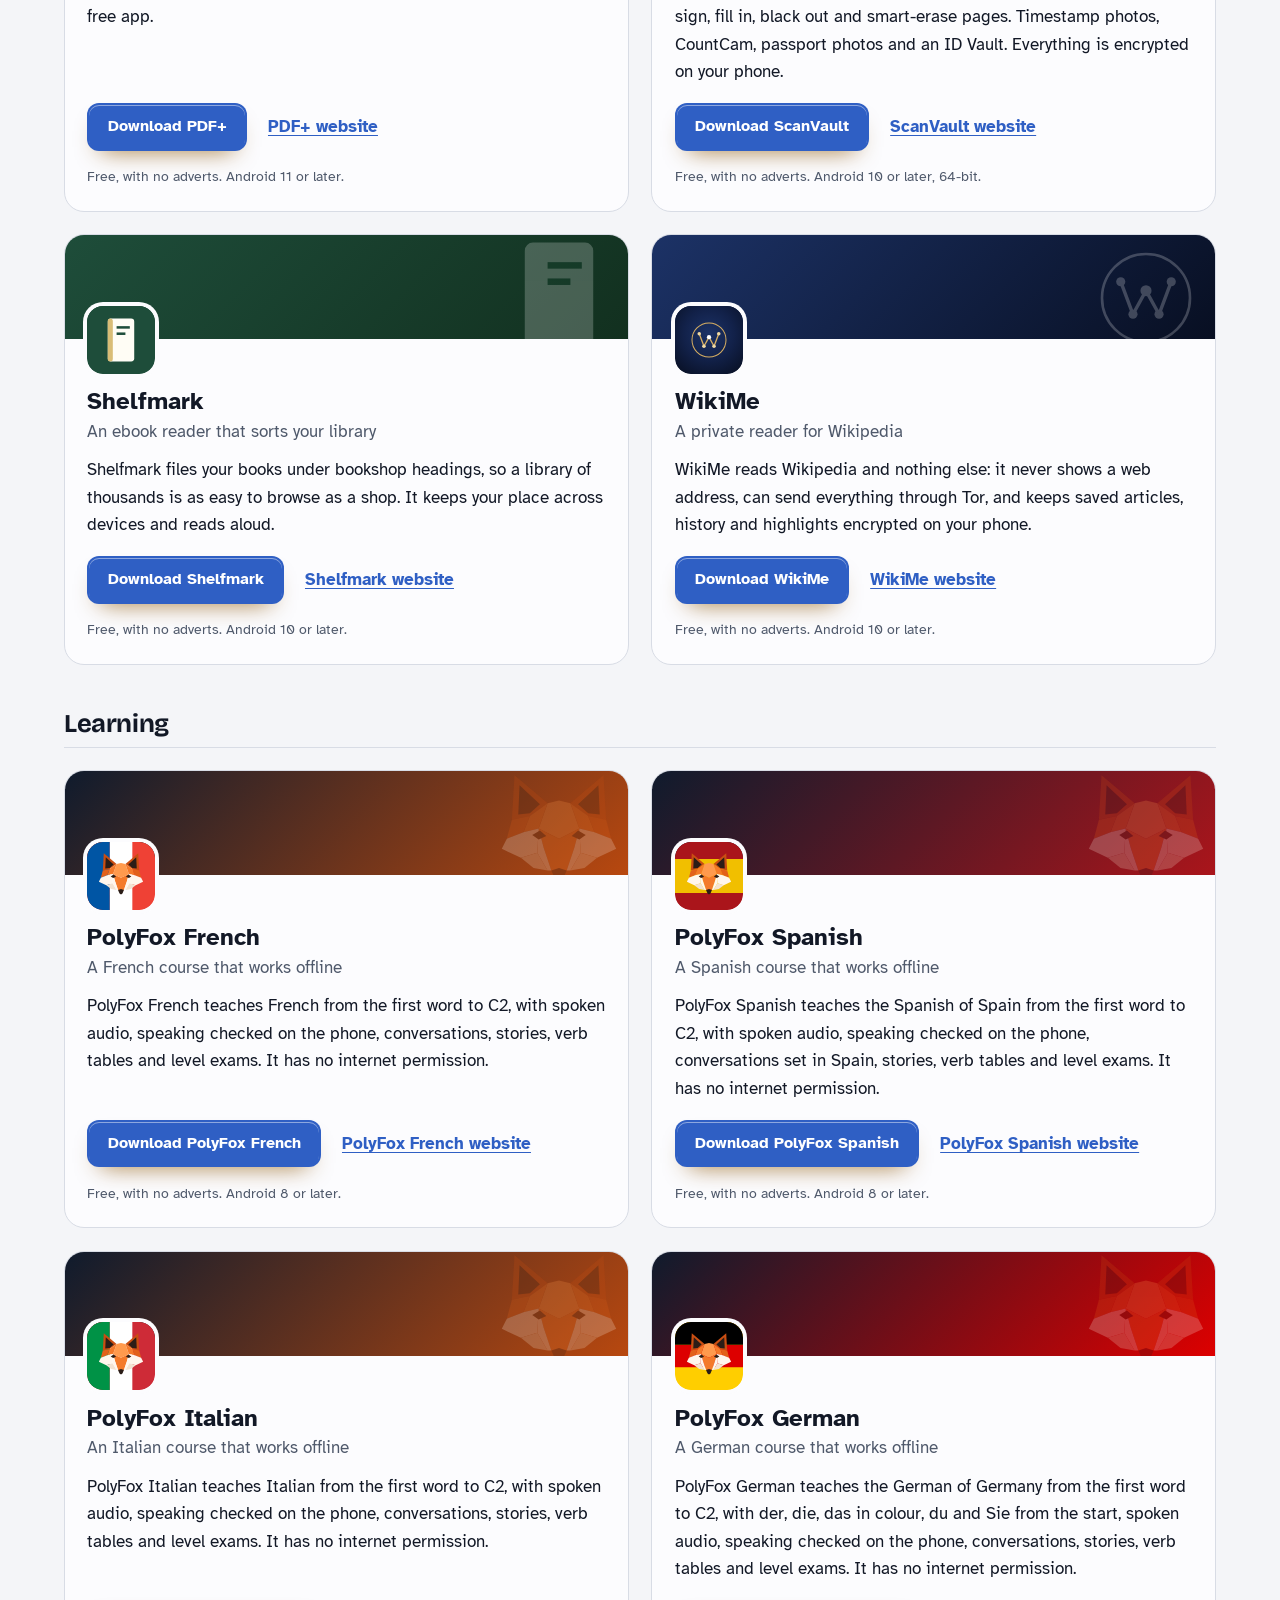
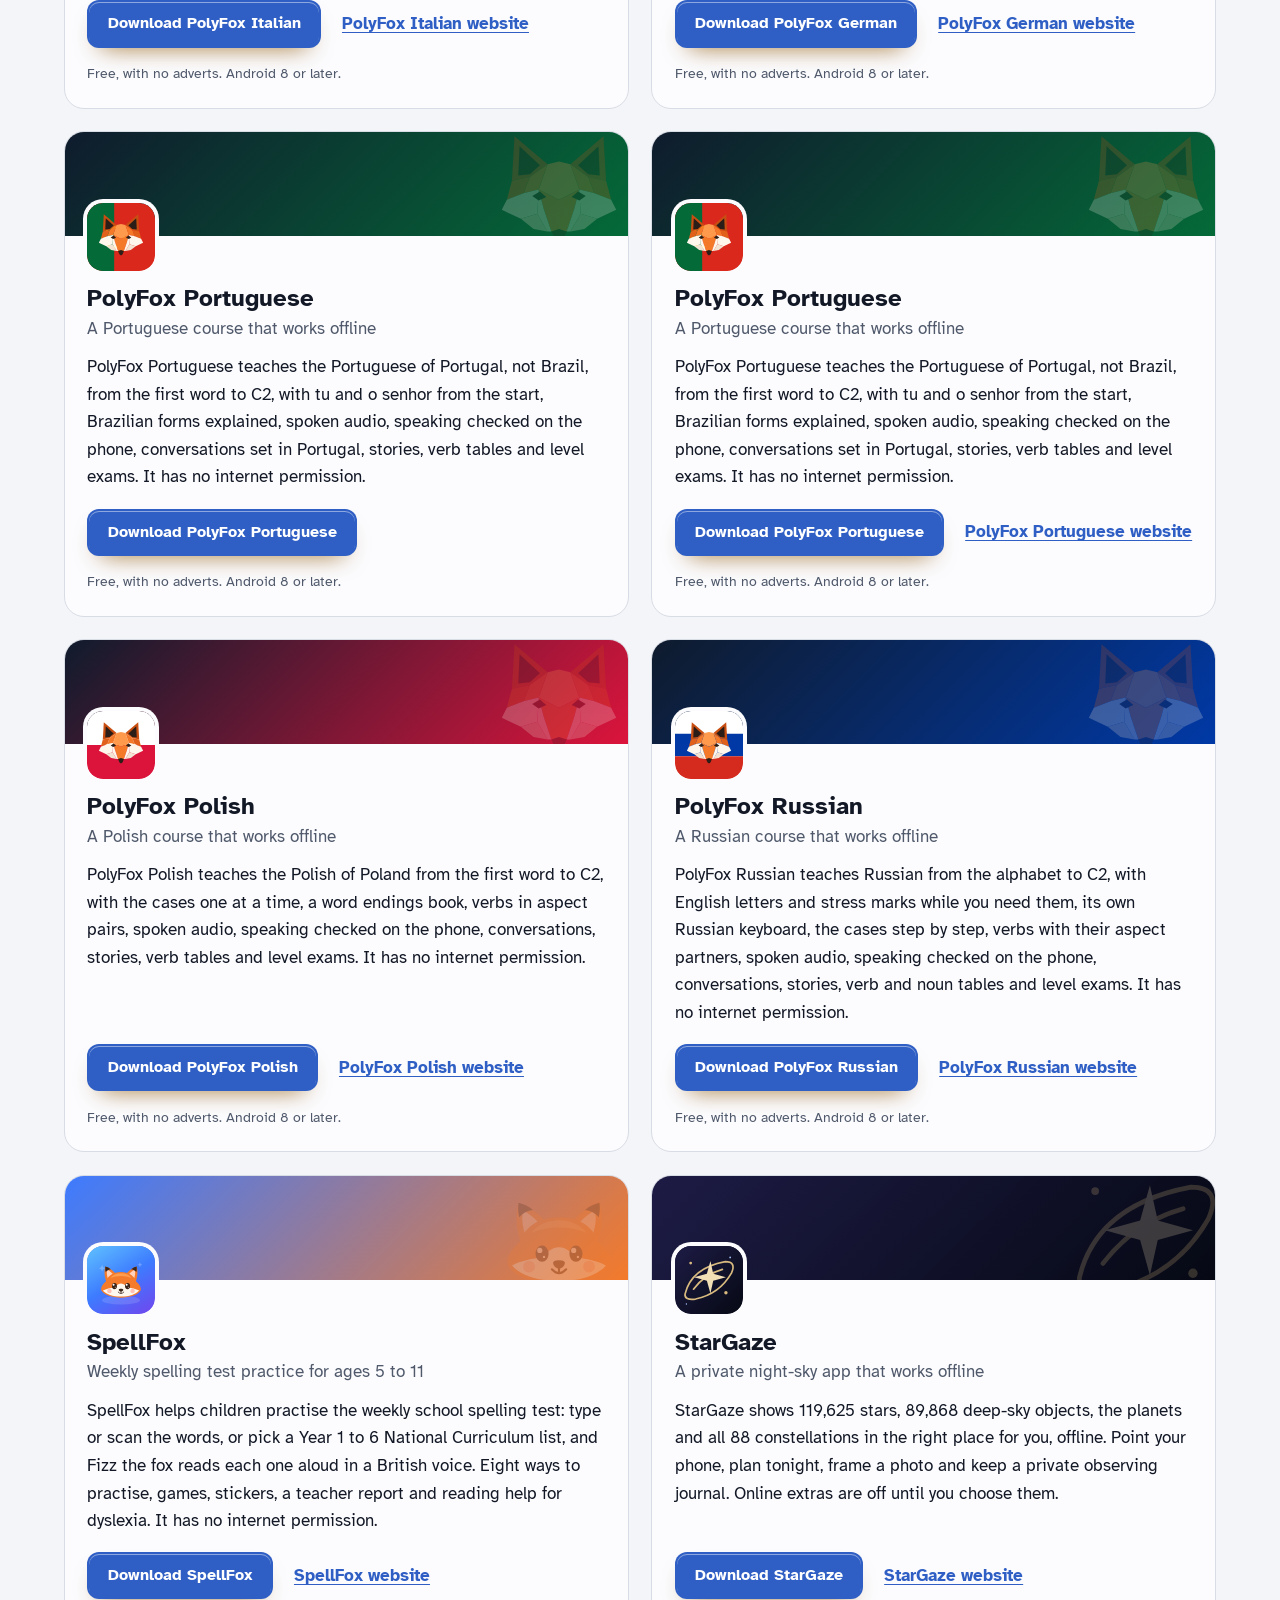
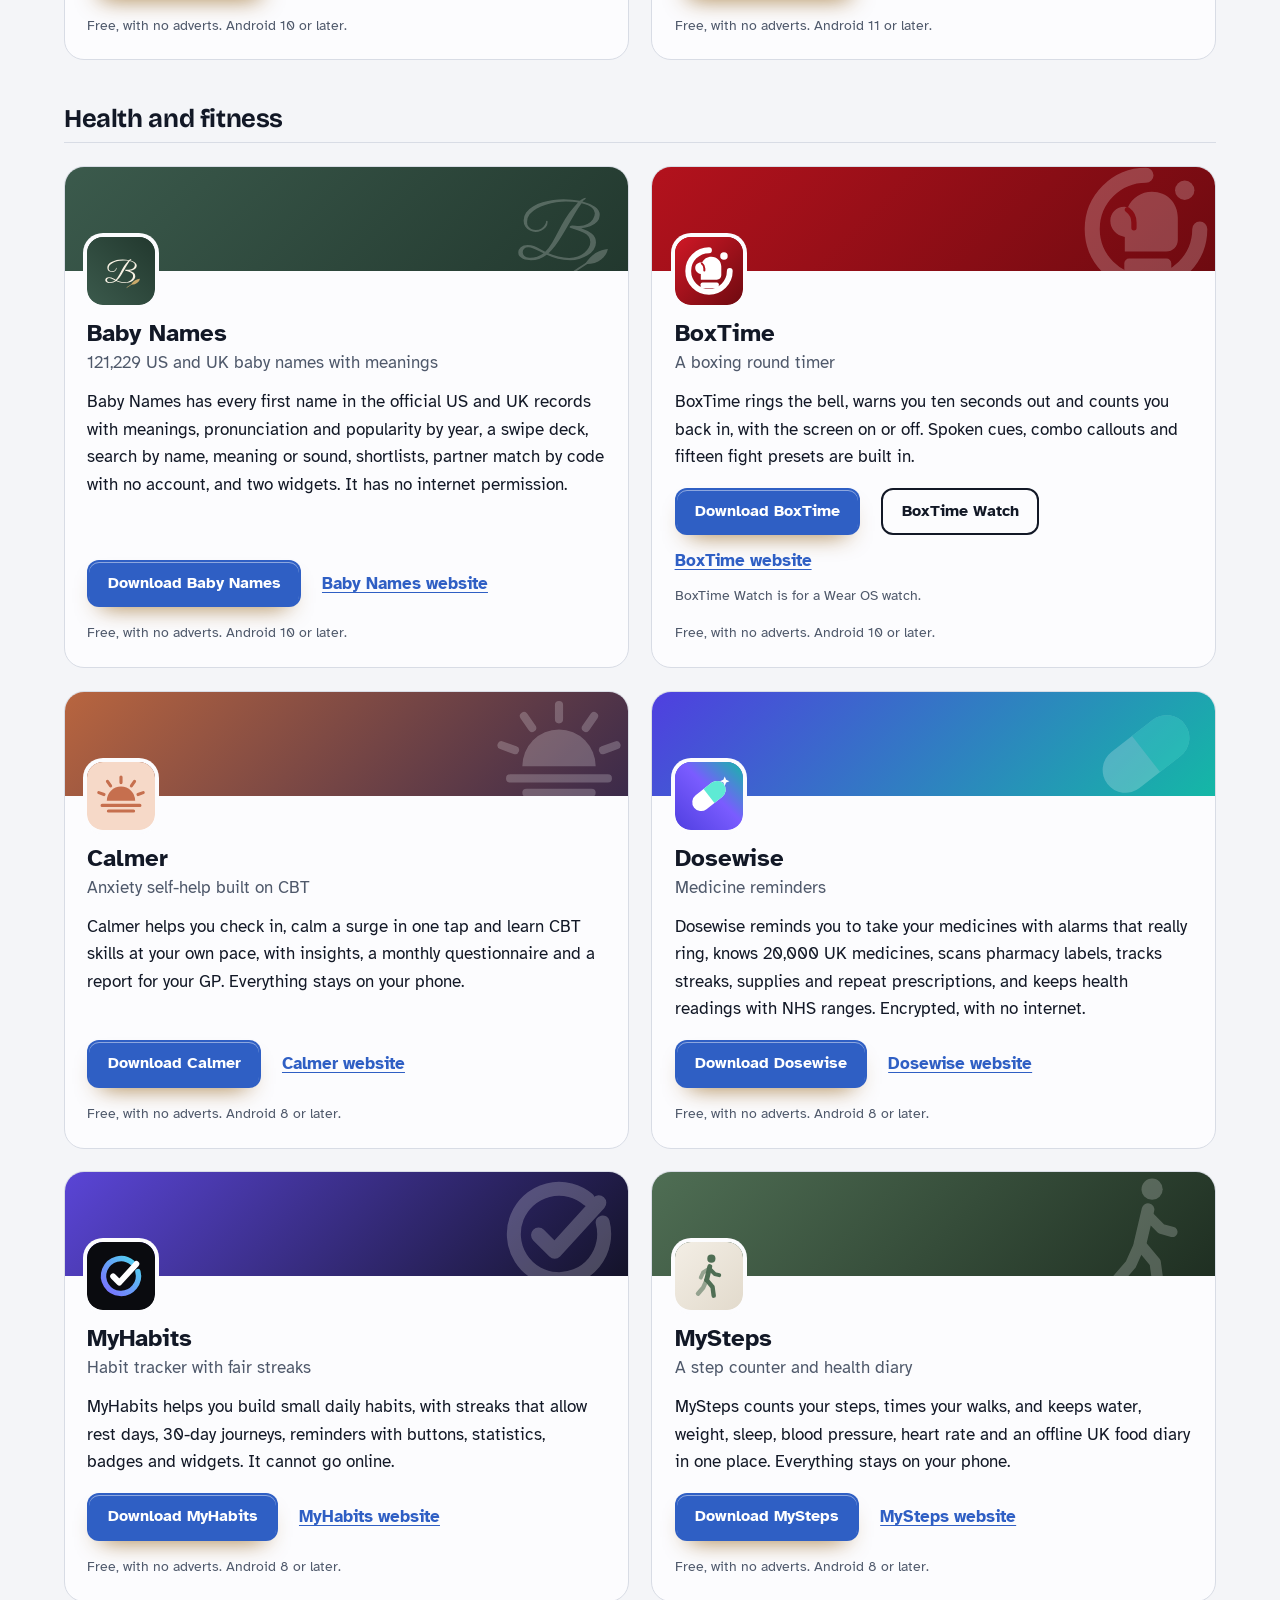
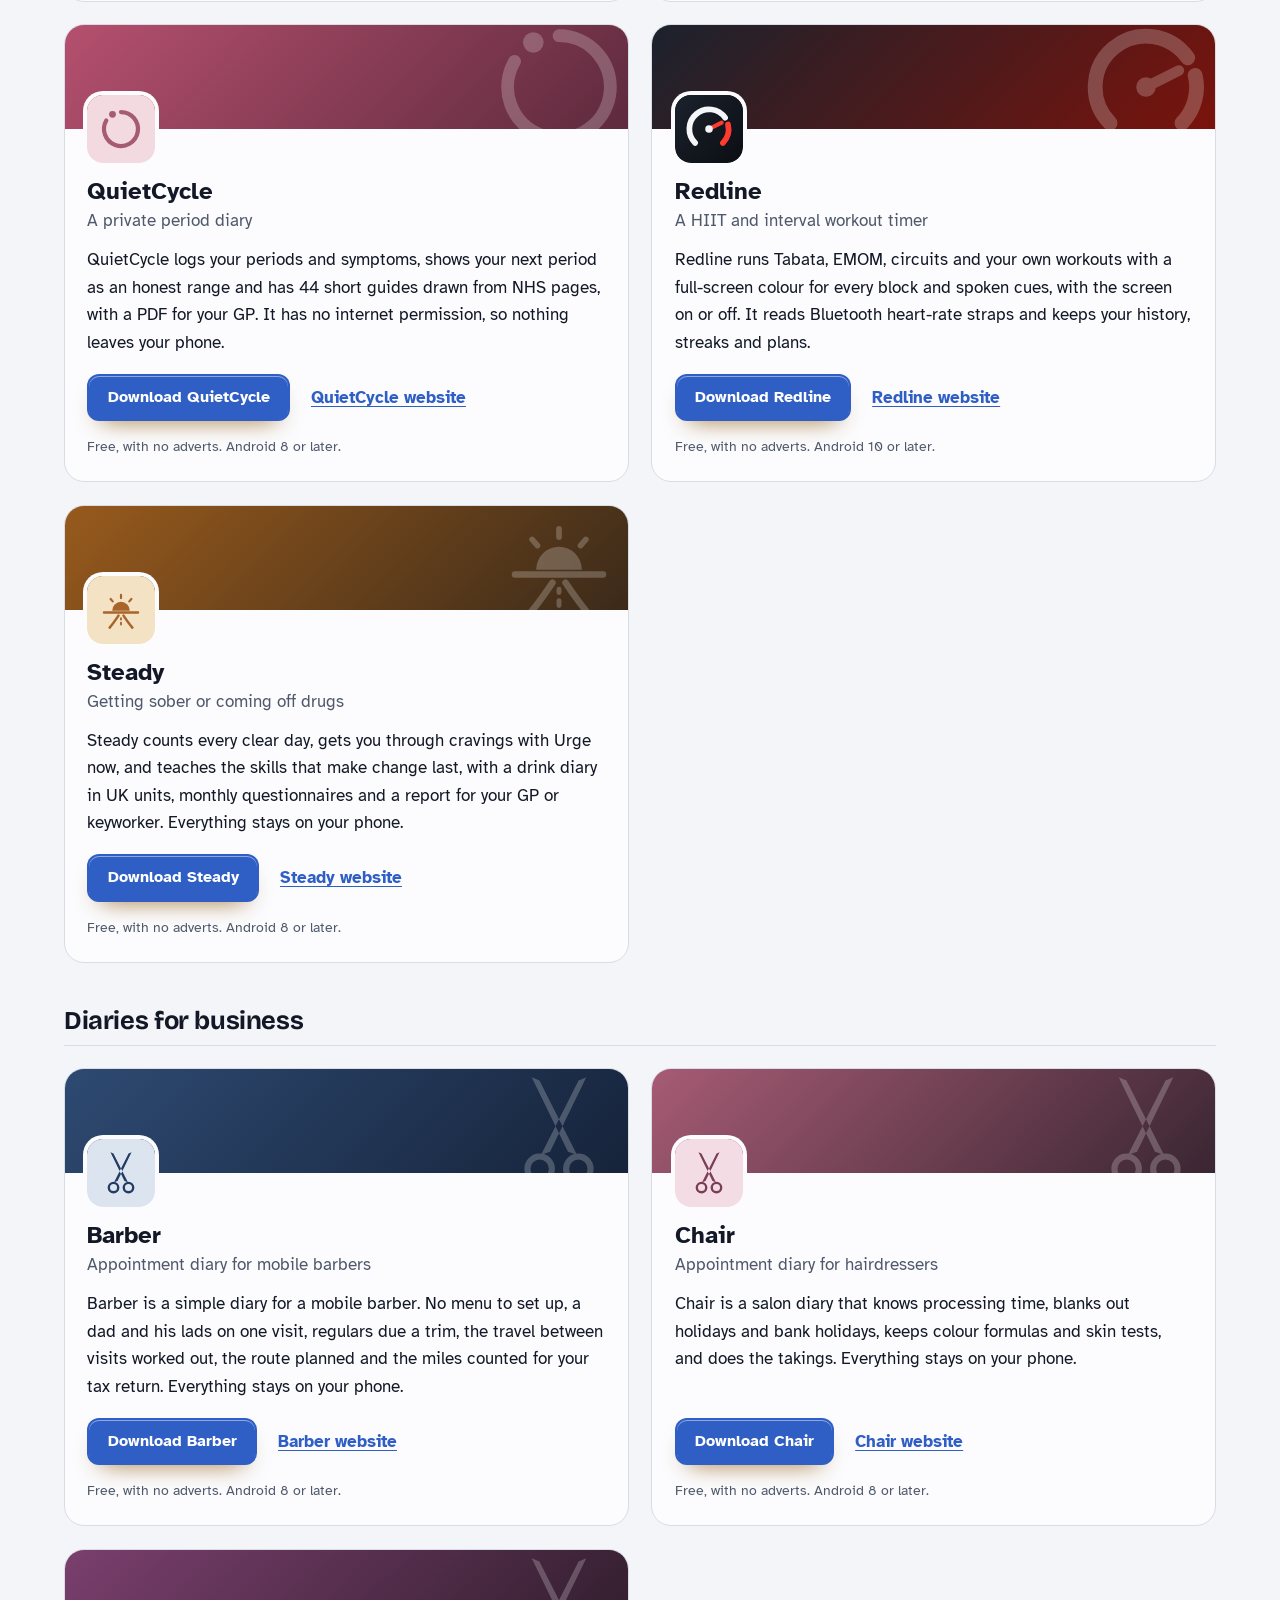
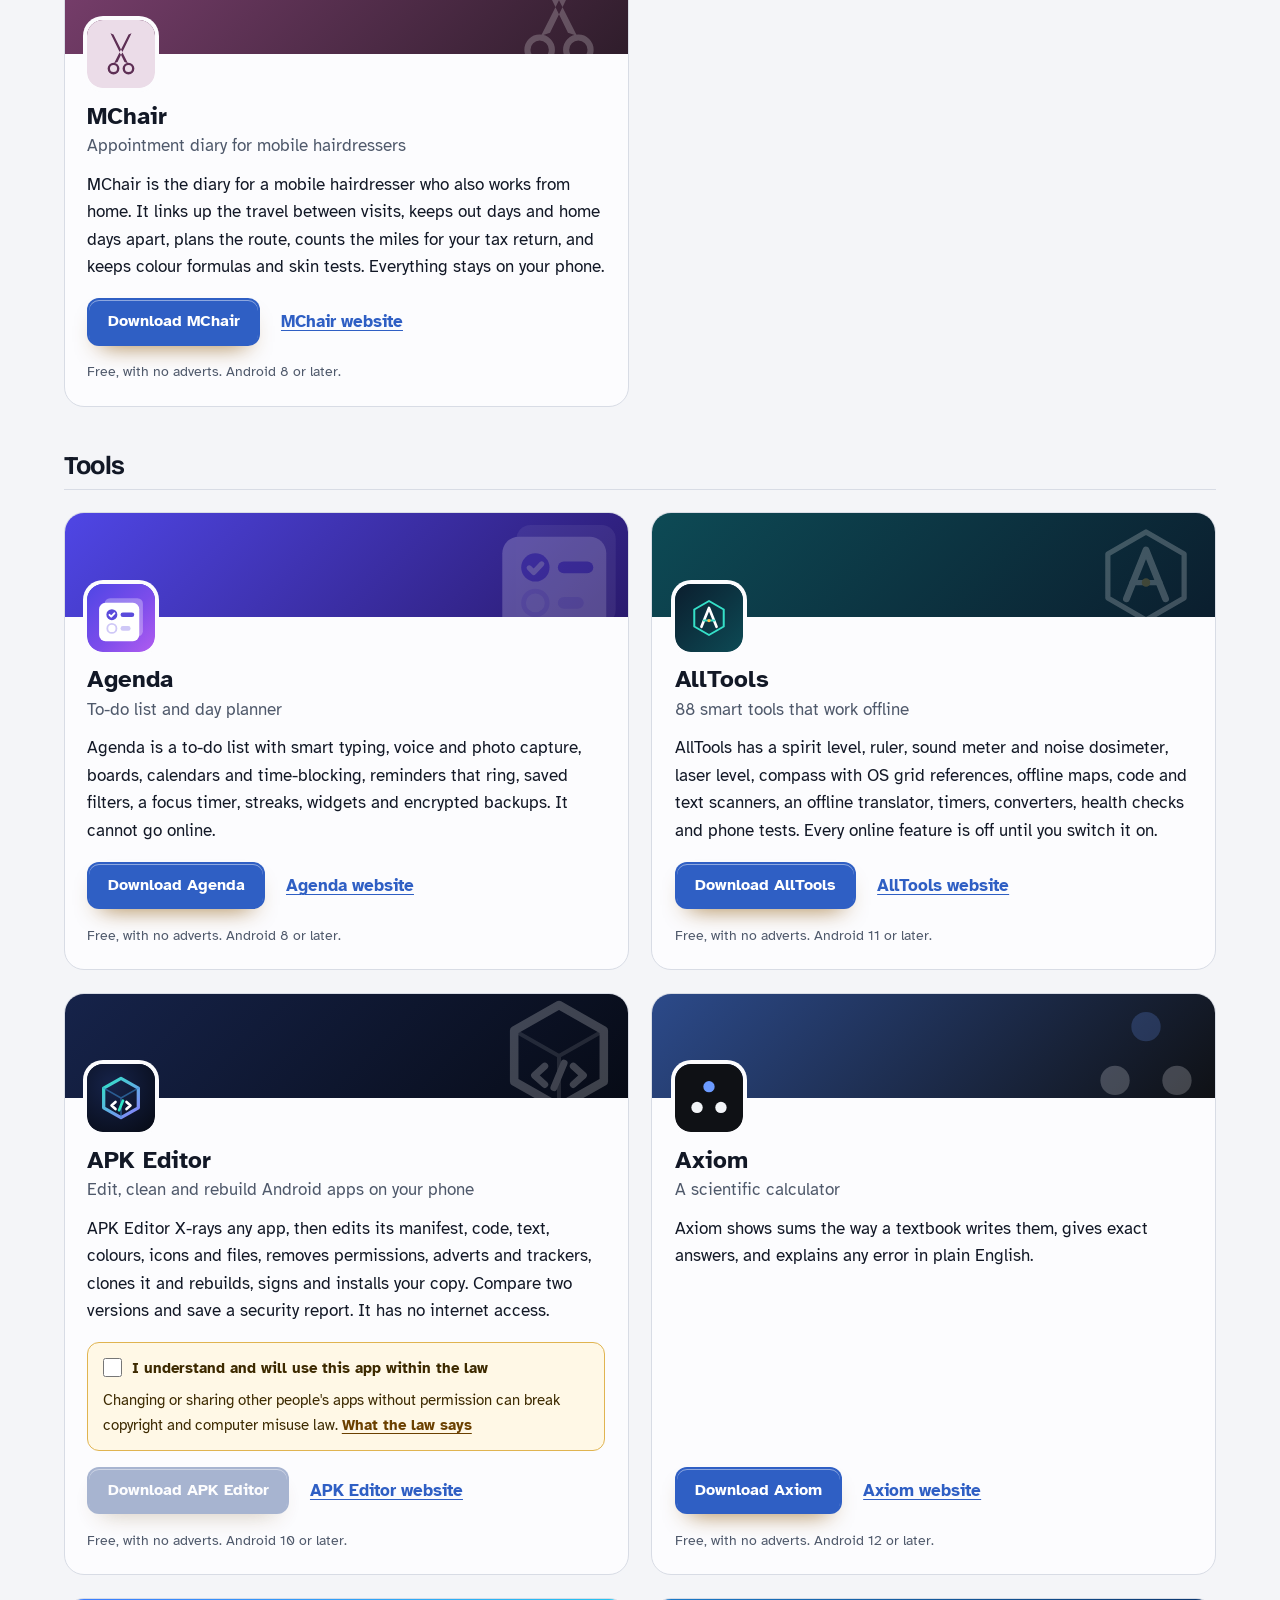
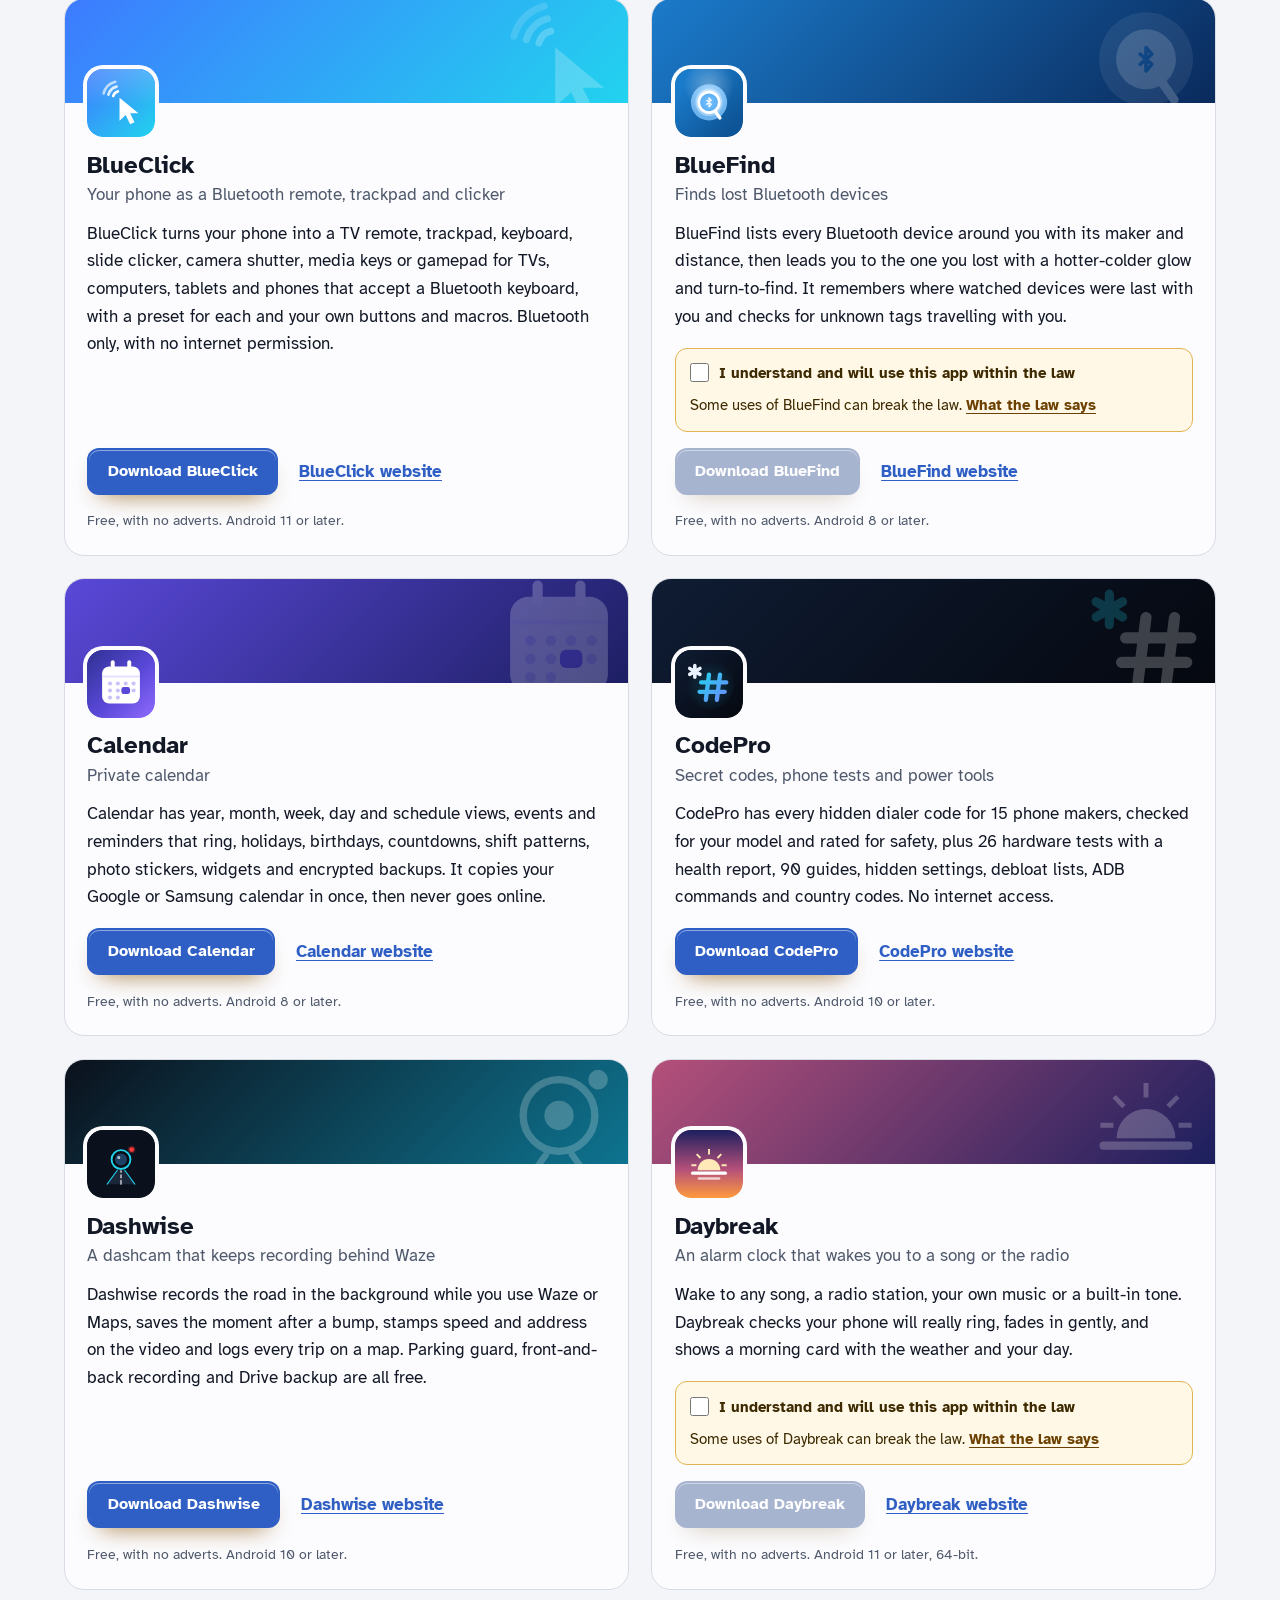
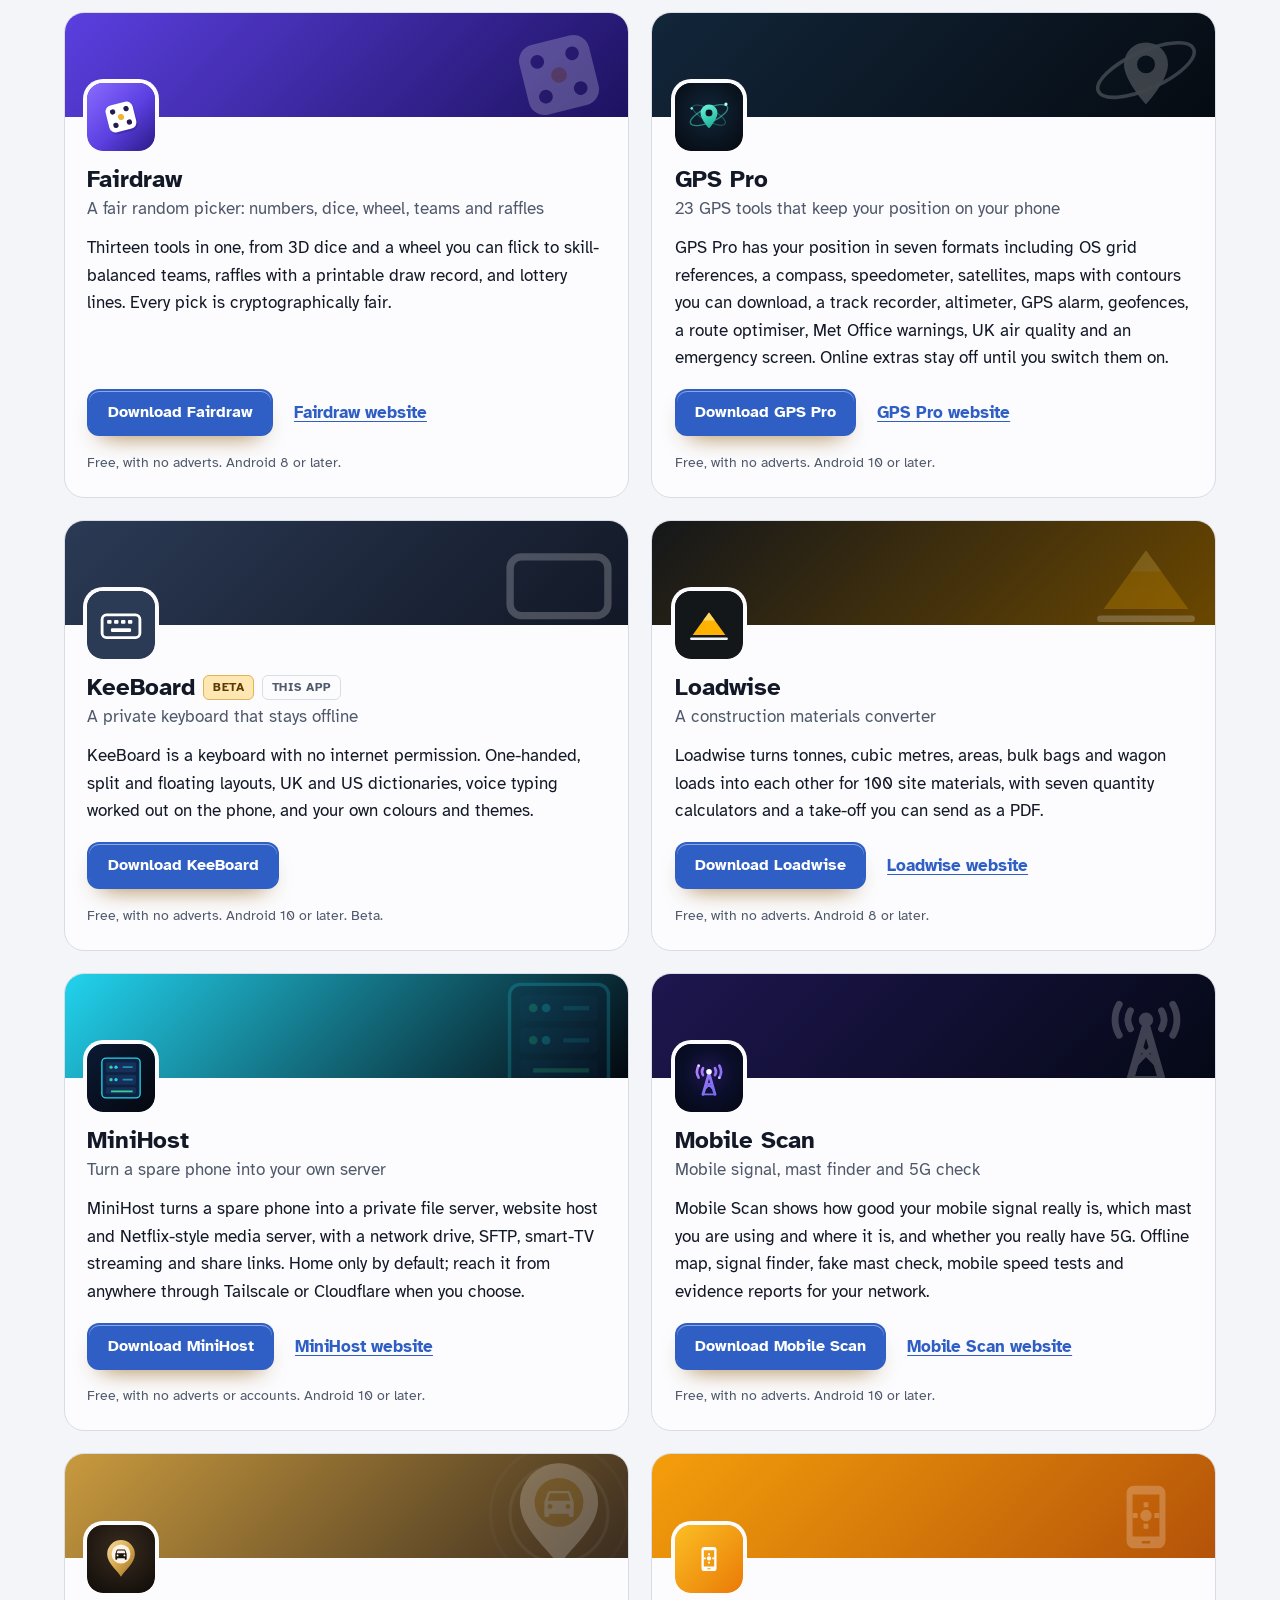
<file: more-apps.html>
<!DOCTYPE html>
<html lang="en-GB">
<head>
<meta charset="utf-8">
<meta name="viewport" content="width=device-width, initial-scale=1">
<title>More free Android apps from the maker of KeeBoard</title>
<meta name="description" content="All 99 free Android apps from the maker of KeeBoard, in one list by category, each with its download and a link to its website.">
<meta name="author" content="Jonathan Jackson">
<link rel="canonical" href="https://customgpter.github.io/keeboard/more-apps.html">
<meta name="theme-color" content="#f4f5f8" media="(prefers-color-scheme: light)">
<meta name="theme-color" content="#0c0f15" media="(prefers-color-scheme: dark)">
<meta property="og:type" content="website">
<meta property="og:site_name" content="KeeBoard">
<meta property="og:title" content="More free Android apps from the maker of KeeBoard">
<meta property="og:description" content="All 99 free Android apps from the maker of KeeBoard, in one list by category, each with its download and a link to its website.">
<meta property="og:url" content="https://customgpter.github.io/keeboard/more-apps.html">
<meta property="og:image" content="https://customgpter.github.io/keeboard/assets/og.png">
<meta property="og:image:width" content="1200">
<meta property="og:image:height" content="630">
<meta property="og:image:alt" content="KeeBoard&#x27;s keyboard with the number row and toolbar, under a typing area">
<meta property="og:locale" content="en_GB">
<meta name="twitter:card" content="summary_large_image">
<link rel="icon" href="./assets/favicon.svg" type="image/svg+xml">
<link rel="apple-touch-icon" href="./assets/apple-touch-icon.png">
<link rel="preload" href="./assets/fonts/bricolage-grotesque-latin.woff2" as="font" type="font/woff2" crossorigin>
<link rel="preload" href="./assets/fonts/atkinson-hyperlegible-latin-400-normal.woff2" as="font" type="font/woff2" crossorigin>
<link rel="stylesheet" href="./assets/site.css?v=1">
<link rel="stylesheet" href="./assets/house.css?v=1">
<script type="application/ld+json">{"@context":"https://schema.org","@type":"ItemList","name":"Apps from the maker of KeeBoard","url":"https://customgpter.github.io/keeboard/more-apps.html","itemListElement":[{"@type":"ListItem","position":1,"name":"AddTxt","url":"https://customgpter.github.io/addtxt/"},{"@type":"ListItem","position":2,"name":"Backdrop","url":"https://customgpter.github.io/backdrop/"},{"@type":"ListItem","position":3,"name":"CaptionVid","url":"https://customgpter.github.io/captionvid/"},{"@type":"ListItem","position":4,"name":"Clearcut","url":"https://customgpter.github.io/clearcut/"},{"@type":"ListItem","position":5,"name":"Compress","url":"https://customgpter.github.io/compress/"},{"@type":"ListItem","position":6,"name":"Imprint","url":"https://customgpter.github.io/imprint/"},{"@type":"ListItem","position":7,"name":"Lightbox","url":"https://customgpter.github.io/lightbox/"},{"@type":"ListItem","position":8,"name":"Plainshot","url":"https://customgpter.github.io/plainshot/"},{"@type":"ListItem","position":9,"name":"Retag","url":"https://customgpter.github.io/retag/"},{"@type":"ListItem","position":10,"name":"ScrnSht","url":"https://customgpter.github.io/scrnsht/"},{"@type":"ListItem","position":11,"name":"Sortshot","url":"https://customgpter.github.io/sortshot/"},{"@type":"ListItem","position":12,"name":"Airwave","url":"https://customgpter.github.io/airwave/"},{"@type":"ListItem","position":13,"name":"Earshot","url":"https://customgpter.github.io/earshot/"},{"@type":"ListItem","position":14,"name":"Spoken","url":"https://customgpter.github.io/spoken/"},{"@type":"ListItem","position":15,"name":"Undertone","url":"https://customgpter.github.io/undertone/"},{"@type":"ListItem","position":16,"name":"PDF+","url":"https://customgpter.github.io/pdfplus/"},{"@type":"ListItem","position":17,"name":"ScanVault","url":"https://customgpter.github.io/scanvault/"},{"@type":"ListItem","position":18,"name":"Shelfmark","url":"https://customgpter.github.io/shelfmark/"},{"@type":"ListItem","position":19,"name":"WikiMe","url":"https://customgpter.github.io/wikime/"},{"@type":"ListItem","position":20,"name":"PolyFox French","url":"https://customgpter.github.io/polyfox/"},{"@type":"ListItem","position":21,"name":"PolyFox German","url":"https://customgpter.github.io/polyfox-german/"},{"@type":"ListItem","position":22,"name":"PolyFox Portuguese","url":"https://customgpter.github.io/polyfox-portuguese/"},{"@type":"ListItem","position":23,"name":"PolyFox Polish","url":"https://customgpter.github.io/polyfox-polish/"},{"@type":"ListItem","position":24,"name":"PolyFox Russian","url":"https://customgpter.github.io/polyfox-russian/"},{"@type":"ListItem","position":25,"name":"SpellFox","url":"https://customgpter.github.io/spellfox/"},{"@type":"ListItem","position":26,"name":"StarGaze","url":"https://customgpter.github.io/stargaze/"},{"@type":"ListItem","position":27,"name":"Baby Names","url":"https://customgpter.github.io/babynames/"},{"@type":"ListItem","position":28,"name":"BoxTime","url":"https://customgpter.github.io/boxtime/"},{"@type":"ListItem","position":29,"name":"Calmer","url":"https://customgpter.github.io/calmer/"},{"@type":"ListItem","position":30,"name":"Dosewise","url":"https://customgpter.github.io/dosewise/"},{"@type":"ListItem","position":31,"name":"MyHabits","url":"https://customgpter.github.io/myhabits/"},{"@type":"ListItem","position":32,"name":"MySteps","url":"https://customgpter.github.io/mysteps/"},{"@type":"ListItem","position":33,"name":"QuietCycle","url":"https://customgpter.github.io/quietcycle/"},{"@type":"ListItem","position":34,"name":"Redline","url":"https://customgpter.github.io/redline/"},{"@type":"ListItem","position":35,"name":"Steady","url":"https://customgpter.github.io/steady/"},{"@type":"ListItem","position":36,"name":"Barber","url":"https://customgpter.github.io/barber/"},{"@type":"ListItem","position":37,"name":"Chair","url":"https://customgpter.github.io/chair/"},{"@type":"ListItem","position":38,"name":"MChair","url":"https://customgpter.github.io/mchair/"},{"@type":"ListItem","position":39,"name":"Agenda","url":"https://customgpter.github.io/agenda/"},{"@type":"ListItem","position":40,"name":"AllTools","url":"https://customgpter.github.io/alltools/"},{"@type":"ListItem","position":41,"name":"APK Editor","url":"https://customgpter.github.io/apkeditor/"},{"@type":"ListItem","position":42,"name":"Axiom","url":"https://customgpter.github.io/axiom/"},{"@type":"ListItem","position":43,"name":"BlueClick","url":"https://customgpter.github.io/blueclick/"},{"@type":"ListItem","position":44,"name":"BlueFind","url":"https://customgpter.github.io/bluefind/"},{"@type":"ListItem","position":45,"name":"Calendar","url":"https://customgpter.github.io/calendar/"},{"@type":"ListItem","position":46,"name":"CodePro","url":"https://customgpter.github.io/codepro/"},{"@type":"ListItem","position":47,"name":"Dashwise","url":"https://customgpter.github.io/dashwise/"},{"@type":"ListItem","position":48,"name":"Daybreak","url":"https://customgpter.github.io/daybreak/"},{"@type":"ListItem","position":49,"name":"Fairdraw","url":"https://customgpter.github.io/fairdraw/"},{"@type":"ListItem","position":50,"name":"GPS Pro","url":"https://customgpter.github.io/gpspro/"},{"@type":"ListItem","position":51,"name":"KeeBoard","url":"https://customgpter.github.io/keeboard/"},{"@type":"ListItem","position":52,"name":"Loadwise","url":"https://customgpter.github.io/loadwise/"},{"@type":"ListItem","position":53,"name":"MiniHost","url":"https://customgpter.github.io/minihost/"},{"@type":"ListItem","position":54,"name":"Mobile Scan","url":"https://customgpter.github.io/mobilescan/"},{"@type":"ListItem","position":55,"name":"Parkwise","url":"https://customgpter.github.io/parkwise/"},{"@type":"ListItem","position":56,"name":"Pocketmind","url":"https://customgpter.github.io/pocketmind/"},{"@type":"ListItem","position":57,"name":"Refine","url":"https://customgpter.github.io/refine/"},{"@type":"ListItem","position":58,"name":"Shiftwise","url":"https://customgpter.github.io/shiftwise/"},{"@type":"ListItem","position":59,"name":"SimpleCalc","url":"https://customgpter.github.io/simplecalc/"},{"@type":"ListItem","position":60,"name":"Skyline","url":"https://customgpter.github.io/skyline/"},{"@type":"ListItem","position":61,"name":"Slipway","url":"https://customgpter.github.io/slipway/"},{"@type":"ListItem","position":62,"name":"Tagger","url":"https://customgpter.github.io/tagger/"},{"@type":"ListItem","position":63,"name":"TotalClean","url":"https://customgpter.github.io/totalclean/"},{"@type":"ListItem","position":64,"name":"TVLink","url":"https://customgpter.github.io/tvlink/"},{"@type":"ListItem","position":65,"name":"Unbox","url":"https://customgpter.github.io/unbox/"},{"@type":"ListItem","position":66,"name":"WhatsKeep","url":"https://customgpter.github.io/whatskeep/"},{"@type":"ListItem","position":67,"name":"WiFi Scan","url":"https://customgpter.github.io/wifiscan/"},{"@type":"ListItem","position":68,"name":"Auditly","url":"https://customgpter.github.io/auditly/"},{"@type":"ListItem","position":69,"name":"Backchannel","url":"https://customgpter.github.io/backchannel/"},{"@type":"ListItem","position":70,"name":"ENotes","url":"https://customgpter.github.io/enotes/"},{"@type":"ListItem","position":71,"name":"FindMe","url":"https://customgpter.github.io/findme/"},{"@type":"ListItem","position":72,"name":"iLock","url":"https://customgpter.github.io/ilock/"},{"@type":"ListItem","position":73,"name":"ImSafe","url":"https://customgpter.github.io/imsafe/"},{"@type":"ListItem","position":74,"name":"IShred","url":"https://customgpter.github.io/ishred/"},{"@type":"ListItem","position":75,"name":"LockBox","url":"https://customgpter.github.io/lockbox/"},{"@type":"ListItem","position":76,"name":"PassVault","url":"https://customgpter.github.io/passvault/"},{"@type":"ListItem","position":77,"name":"SpyFind","url":"https://customgpter.github.io/spyfind/"},{"@type":"ListItem","position":78,"name":"TextWipe","url":"https://customgpter.github.io/textwipe/"},{"@type":"ListItem","position":79,"name":"Tracewire","url":"https://customgpter.github.io/tracewire/"},{"@type":"ListItem","position":80,"name":"Vigil","url":"https://customgpter.github.io/vigil/"},{"@type":"ListItem","position":81,"name":"Grab","url":"https://customgpter.github.io/grab/"},{"@type":"ListItem","position":82,"name":"Swarm","url":"https://customgpter.github.io/swarm/"},{"@type":"ListItem","position":83,"name":"Plane Games","url":"https://customgpter.github.io/plane-games/"},{"@type":"ListItem","position":84,"name":"Ninefold","url":"https://customgpter.github.io/ninefold/"},{"@type":"ListItem","position":85,"name":"Cubewise","url":"https://customgpter.github.io/cubewise/"},{"@type":"ListItem","position":86,"name":"Tilewise","url":"https://customgpter.github.io/tilewise/"},{"@type":"ListItem","position":87,"name":"Letterwise","url":"https://customgpter.github.io/letterwise/"},{"@type":"ListItem","position":88,"name":"Kingside","url":"https://customgpter.github.io/kingside/"},{"@type":"ListItem","position":89,"name":"Deckhand","url":"https://customgpter.github.io/deckhand/"},{"@type":"ListItem","position":90,"name":"SNESForge","url":"https://customgpter.github.io/snesforge/"},{"@type":"ListItem","position":91,"name":"Fame Boy","url":"https://customgpter.github.io/fameboy/"},{"@type":"ListItem","position":92,"name":"PSPPro","url":"https://customgpter.github.io/psppro/"},{"@type":"ListItem","position":93,"name":"MegaGen","url":"https://customgpter.github.io/megagen/"},{"@type":"ListItem","position":94,"name":"QVR","url":"https://customgpter.github.io/qvr/"},{"@type":"ListItem","position":95,"name":"QVR Watch","url":"https://customgpter.github.io/qvr-watch/"},{"@type":"ListItem","position":96,"name":"QVRLite","url":"https://customgpter.github.io/qvrlite/"},{"@type":"ListItem","position":97,"name":"Onionz","url":"https://customgpter.github.io/onionz/"},{"@type":"ListItem","position":98,"name":"OnionzWeb","url":"https://customgpter.github.io/onionzweb/"}]}</script>
<link rel="stylesheet" href="./assets/apps-list.css?v=1">
<script src="./assets/apps-list.js?v=1" defer></script>
</head>
<body>
<a class="skip" href="#main">Skip to content</a>
<header class="masthead">
<div class="wrap">
<a class="brand" href="./" aria-label="KeeBoard home"><svg viewBox="0 0 108 108" aria-hidden="true"><rect width="108" height="108" rx="24" fill="#2b3a55"/><g fill="#fff"><rect x="24" y="38" width="60" height="36" rx="7" fill="none" stroke="#fff" stroke-width="4.5"/><rect x="32" y="46" width="7" height="6" rx="1.5"/><rect x="43" y="46" width="7" height="6" rx="1.5"/><rect x="54" y="46" width="7" height="6" rx="1.5"/><rect x="65" y="46" width="7" height="6" rx="1.5"/><rect x="38" y="59" width="32" height="6" rx="2"/></g></svg><span>KeeBoard</span></a><span class="beta-tag">Beta</span>
<nav aria-label="Main"><ul><li><a href="./#features">Features</a></li><li><a href="./compare.html">Compare</a></li><li><a href="./releases.html">Releases</a></li><li><a class="more-apps" href="./more-apps.html" aria-current="page"><svg class="ico" viewBox="0 0 24 24" aria-hidden="true"><rect x="4" y="4" width="6.5" height="6.5" rx="1.6"/><rect x="13.5" y="4" width="6.5" height="6.5" rx="1.6"/><rect x="4" y="13.5" width="6.5" height="6.5" rx="1.6"/><rect x="13.5" y="13.5" width="6.5" height="6.5" rx="1.6"/></svg>More apps</a></li></ul></nav>
<a class="button small" href="https://github.com/CustomGPTer/keeboard/releases/download/v0.1.0-beta2/KeeBoard.apk"><svg class="ico" viewBox="0 0 24 24" aria-hidden="true"><path d="M12 4v11"/><path d="M7 10.5l5 5 5-5"/><path d="M5 20h14"/></svg>Download</a>
</div>
</header>
<main id="main" class="doc">
<div class="wrap">
<div class="measure">
<h1>More apps</h1>
<p class="lede">KeeBoard has siblings. Each is an Android app by the same developer, free, with no adverts and nothing to unlock. Each button downloads the newest app file straight from that app's own page on GitHub.</p>
</div>
<!-- apps:start -->
<nav class="mapps-jump" aria-label="App groups"><ul><li><a href="#apps-photo">Photo and video</a></li><li><a href="#apps-audio">Music and audio</a></li><li><a href="#apps-reading">Reading and documents</a></li><li><a href="#apps-learning">Learning</a></li><li><a href="#apps-health">Health and fitness</a></li><li><a href="#apps-diaries">Diaries for business</a></li><li><a href="#apps-tools">Tools</a></li><li><a href="#apps-security">Security and privacy</a></li><li><a href="#apps-downloads">Downloads</a></li><li><a href="#apps-games">Games</a></li><li><a href="#apps-testing">In beta</a></li></ul></nav>
<div class="mapps-group" role="group" aria-labelledby="apps-photo"><h2 class="mapps-cat" id="apps-photo">Photo and video</h2>
<ul class="mapps"><li class="mapp" style="--b:#0b0c0f;--b2:#3f5208"><div class="mapp-cover" aria-hidden="true"><svg viewBox="0 0 108 108"><path fill="#fff" d="M24 22h60v17H63v49H45V39H24z"/></svg></div><div class="mapp-body"><svg class="mapp-icon" viewBox="0 0 108 108" aria-hidden="true"><rect width="108" height="108" rx="24" fill="#0b0c0f"/><path fill="#d4ff3a" d="M29 58h50a5 5 0 0 1 5 5v8a5 5 0 0 1-5 5H29a5 5 0 0 1-5-5v-8a5 5 0 0 1 5-5z"/><path fill="#fff" d="M33 32h32v9H54v31H44V41H33z"/><path fill="#d4ff3a" d="M72 30h4v28h-4z"/><path fill="#0b0c0f" d="M72 58h4v14h-4z"/></svg><h3>AddTxt</h3><p class="mapp-kind">Puts text on photos</p><p class="mapp-say">AddTxt adds text to photos with 1,939 fonts, ready-made styles, layers, shapes, stickers and a pen. Style single words, run text along any line, and put the same title block on a batch of photos.</p><p class="mapp-go"><a class="button" href="https://github.com/CustomGPTer/addtxt/releases/latest/download/AddTxt.apk">Download AddTxt</a><a class="mapp-site" href="https://customgpter.github.io/addtxt/">AddTxt website</a></p><p class="mapp-needs">Free, with no adverts. Android 11 or later.</p></div></li>
<li class="mapp" style="--b:#5a48d6;--b2:#1a1c55"><div class="mapp-cover" aria-hidden="true"><svg viewBox="0 0 108 108"><g transform="translate(54 58) scale(1.3) translate(-54 -58)"><rect x="38" y="30" width="32" height="52" rx="6" fill="#fff" fill-opacity=".3" transform="rotate(-16 54 58)"/><rect x="38" y="30" width="32" height="52" rx="6" fill="#fff" fill-opacity=".6" transform="rotate(-6 54 58)"/><g transform="rotate(6 54 58)"><rect x="38" y="30" width="32" height="52" rx="6" fill="#fff"/><path d="M41 68l9-11 6 7 4-4 7 8v8a4 4 0 0 1-4 4H45a4 4 0 0 1-4-4z" fill="#4d45c9"/><circle cx="60" cy="44" r="4.5" fill="#FFB86B"/></g></g></svg></div><div class="mapp-body"><svg class="mapp-icon" viewBox="0 0 108 108" aria-hidden="true"><defs><linearGradient id="i-backdrop-mapp-cc" x1="0" y1="0" x2="1" y2="1"><stop offset="0" stop-color="#9c8bff"/><stop offset=".55" stop-color="#4d45c9"/><stop offset="1" stop-color="#1a1c55"/></linearGradient></defs><rect width="108" height="108" rx="24" fill="url(#i-backdrop-mapp-cc)"/><g transform="translate(54 58) scale(1.3) translate(-54 -58)"><rect x="38" y="30" width="32" height="52" rx="6" fill="#fff" fill-opacity=".3" transform="rotate(-16 54 58)"/><rect x="38" y="30" width="32" height="52" rx="6" fill="#fff" fill-opacity=".6" transform="rotate(-6 54 58)"/><g transform="rotate(6 54 58)"><rect x="38" y="30" width="32" height="52" rx="6" fill="#fff"/><path d="M41 68l9-11 6 7 4-4 7 8v8a4 4 0 0 1-4 4H45a4 4 0 0 1-4-4z" fill="#4d45c9"/><circle cx="60" cy="44" r="4.5" fill="#FFB86B"/></g></g></svg><h3>Backdrop</h3><p class="mapp-kind">A private wallpaper changer</p><p class="mapp-say">Choose 1 to 25 of your own photos and a new one fades in every time you unlock. Frame each one as you add it, switch to Safe Mode in one tap, and nothing ever leaves your phone: it has no internet access at all.</p><p class="mapp-go"><a class="button" href="https://github.com/CustomGPTer/backdrop/releases/latest/download/Backdrop.apk">Download Backdrop</a><a class="mapp-site" href="https://customgpter.github.io/backdrop/">Backdrop website</a></p><p class="mapp-needs">Free, with no adverts. Android 8 or later.</p></div></li>
<li class="mapp" style="--b:#ff6a4d;--b2:#1a1020"><div class="mapp-cover" aria-hidden="true"><svg viewBox="0 0 108 108"><g transform="translate(54 54) scale(1.3) translate(-54 -54)"><path d="M38,34 h32 a8,8 0 0 1 8,8 v24 a8,8 0 0 1 -8,8 h-32 a8,8 0 0 1 -8,-8 v-24 a8,8 0 0 1 8,-8 z" fill="none" stroke="#fff" stroke-width="4"/><path d="M49,42 L61,49 L49,56 Z" fill="#fff"/><path d="M39,61 h14 a2.5,2.5 0 0 1 0,5 h-14 a2.5,2.5 0 0 1 0,-5 z" fill="#fff"/><path d="M57,61 h12 a2.5,2.5 0 0 1 0,5 h-12 a2.5,2.5 0 0 1 0,-5 z" fill="#ffffff"/></g></svg></div><div class="mapp-body"><svg class="mapp-icon" viewBox="0 0 108 108" aria-hidden="true"><defs><linearGradient id="i-captionvid-cvbg" x1="0" y1="0" x2="1" y2="1"><stop offset="0" stop-color="#ff4d6d"/><stop offset=".55" stop-color="#ff7a45"/><stop offset="1" stop-color="#ffb547"/></linearGradient></defs><rect width="108" height="108" rx="24" fill="url(#i-captionvid-cvbg)"/><g transform="translate(54 54) scale(1.3) translate(-54 -54)"><path d="M38,34 h32 a8,8 0 0 1 8,8 v24 a8,8 0 0 1 -8,8 h-32 a8,8 0 0 1 -8,-8 v-24 a8,8 0 0 1 8,-8 z" fill="none" stroke="#fff" stroke-width="4"/><path d="M49,42 L61,49 L49,56 Z" fill="#fff"/><path d="M39,61 h14 a2.5,2.5 0 0 1 0,5 h-14 a2.5,2.5 0 0 1 0,-5 z" fill="#fff"/><path d="M57,61 h12 a2.5,2.5 0 0 1 0,5 h-12 a2.5,2.5 0 0 1 0,-5 z" fill="#1a1020"/></g></svg><h3>CaptionVid</h3><p class="mapp-kind">Auto captions for your videos, made on your phone</p><p class="mapp-say">CaptionVid writes word-by-word captions for your videos in the background, with 45 animated looks, 171 fonts, silence cutting, translation and subtitle files. Speech recognition runs on the phone: no upload, no account.</p><p class="mapp-go"><a class="button" href="https://github.com/CustomGPTer/captionvid/releases/latest/download/CaptionVid.apk">Download CaptionVid</a><a class="mapp-site" href="https://customgpter.github.io/captionvid/">CaptionVid website</a></p><p class="mapp-needs">Free, with no adverts or watermark. Android 10 or later.</p></div></li><li class="mapp" style="--b:#5b50f0;--b2:#2a2378"><div class="mapp-cover" aria-hidden="true"><svg viewBox="0 0 108 108"><circle cx="54" cy="41" r="10.5" fill="#fff"/><path d="M34 78c0-14.5 8.5-23 20-23s20 8.5 20 23z" fill="#fff"/><path d="M27 41V27h14M67 27h14v14M27 67v14h14M67 81h14V67" fill="none" stroke="#fff" stroke-width="5" stroke-linecap="round" stroke-linejoin="round"/></svg></div><div class="mapp-body"><svg class="mapp-icon" viewBox="0 0 108 108" aria-hidden="true"><defs><linearGradient id="i-clearcut-mapp-cc" x1="0" y1="0" x2="1" y2="1"><stop offset="0" stop-color="#5b50f0"/><stop offset="1" stop-color="#2a2378"/></linearGradient></defs><rect width="108" height="108" rx="24" fill="url(#i-clearcut-mapp-cc)"/><circle cx="54" cy="41" r="10.5" fill="#fff"/><path d="M34 78c0-14.5 8.5-23 20-23s20 8.5 20 23z" fill="#fff"/><path d="M27 41V27h14M67 27h14v14M27 67v14h14M67 81h14V67" fill="none" stroke="#fff" stroke-width="5" stroke-linecap="round" stroke-linejoin="round"/></svg><h3>Clearcut</h3><p class="mapp-kind">A background remover that works on your phone</p><p class="mapp-say">One tap cuts the subject out of a photo, and hand tools tidy the rest. Save it see-through, put something new behind it, or make it a WhatsApp sticker. Your photos are never uploaded.</p><p class="mapp-go"><a class="button" href="https://github.com/CustomGPTer/clearcut/releases/latest/download/Clearcut.apk">Download Clearcut</a><a class="mapp-site" href="https://customgpter.github.io/clearcut/">Clearcut website</a></p><p class="mapp-needs">Free, with no adverts. Android 10 or later, 64-bit.</p></div></li>
<li class="mapp" style="--b:#12181e;--b2:#0c2a20"><div class="mapp-cover" aria-hidden="true"><svg viewBox="0 0 108 108"><rect width="108" height="108" rx="24" fill="#12181e"/><g transform="translate(54 54) scale(1.3) translate(-54 -54)"><path fill="none" stroke="#e9eef3" stroke-width="4.5" stroke-linejoin="round" d="M41 43h26a5 5 0 0 1 5 5v12a5 5 0 0 1-5 5H41a5 5 0 0 1-5-5V48a5 5 0 0 1 5-5z"/><path fill="#e9eef3" d="M50.5 48.2l9.2 5.3a.6.6 0 0 1 0 1l-9.2 5.3a.6.6 0 0 1-.9-.5V48.7a.6.6 0 0 1 .9-.5z"/><path fill="none" stroke="#3ddc97" stroke-width="5" stroke-linecap="round" stroke-linejoin="round" d="M54 24v12M47.5 30.5 54 37l6.5-6.5M54 84V72M47.5 77.5 54 71l6.5 6.5"/></g></svg></div><div class="mapp-body"><svg class="mapp-icon" viewBox="0 0 108 108" aria-hidden="true"><rect width="108" height="108" rx="24" fill="#12181e"/><g transform="translate(54 54) scale(1.3) translate(-54 -54)"><path fill="none" stroke="#e9eef3" stroke-width="4.5" stroke-linejoin="round" d="M41 43h26a5 5 0 0 1 5 5v12a5 5 0 0 1-5 5H41a5 5 0 0 1-5-5V48a5 5 0 0 1 5-5z"/><path fill="#e9eef3" d="M50.5 48.2l9.2 5.3a.6.6 0 0 1 0 1l-9.2 5.3a.6.6 0 0 1-.9-.5V48.7a.6.6 0 0 1 .9-.5z"/><path fill="none" stroke="#3ddc97" stroke-width="5" stroke-linecap="round" stroke-linejoin="round" d="M54 24v12M47.5 30.5 54 37l6.5-6.5M54 84V72M47.5 77.5 54 71l6.5 6.5"/></g></svg><h3>Compress</h3><p class="mapp-kind">A video compressor</p><p class="mapp-say">Compress makes the videos on your phone smaller without a difference you can see, at the full picture size, and carries on with the screen off.</p><p class="mapp-go"><a class="button" href="https://github.com/CustomGPTer/compress/releases/latest/download/Compress.apk">Download Compress</a><a class="mapp-site" href="https://customgpter.github.io/compress/">Compress website</a></p><p class="mapp-needs">Free, with no adverts. Android 10 or later, 64-bit.</p></div></li>
<li class="mapp" style="--b:#2a3050;--b2:#0e1220"><div class="mapp-cover" aria-hidden="true"><svg viewBox="0 0 108 108"><g transform="translate(54 54) scale(1.32) translate(-54 -54)"><path d="M31.5 41.500A25 25 0 0 1 76.500 41.500" fill="none" stroke="#fff" stroke-width="4.5" stroke-linecap="round"/><path d="M76.500 66.500A25 25 0 0 1 31.500 66.500" fill="none" stroke="#fff" stroke-width="4.5" stroke-linecap="round"/><path fill="#fff" d="M24 47h60a3 3 0 0 1 3 3v8a3 3 0 0 1-3 3H24a3 3 0 0 1-3-3v-8a3 3 0 0 1 3-3z"/></g></svg></div><div class="mapp-body"><svg class="mapp-icon" viewBox="0 0 108 108" aria-hidden="true"><rect width="108" height="108" rx="24" fill="#0e1220"/><g transform="translate(54 54) scale(1.32) translate(-54 -54)"><path d="M31.5 41.500A25 25 0 0 1 76.500 41.500" fill="none" stroke="#f2553d" stroke-width="4.5" stroke-linecap="round"/><path d="M76.500 66.500A25 25 0 0 1 31.500 66.500" fill="none" stroke="#f2553d" stroke-width="4.5" stroke-linecap="round"/><path fill="#f6f2ea" d="M24 47h60a3 3 0 0 1 3 3v8a3 3 0 0 1-3 3H24a3 3 0 0 1-3-3v-8a3 3 0 0 1 3-3z"/><path fill="#0e1220" d="M30 51.500h4v5h-4zM38 51.500h14v5H38zM56 51.500h8v5h-8zM68 51.500h10v5H68z"/></g></svg><h3>Imprint</h3><p class="mapp-kind">A watermark app for photos, PDFs and videos</p><p class="mapp-say">Imprint puts your watermark on photos, PDFs and videos. 120 designs to start from, 1,824 typefaces, batches, presets and a backup file.</p><p class="mapp-go"><a class="button" href="https://github.com/CustomGPTer/imprint/releases/latest/download/Imprint.apk">Download Imprint</a><a class="mapp-site" href="https://customgpter.github.io/imprint/">Imprint website</a></p><p class="mapp-needs">Free, with no adverts. Android 11 or later.</p></div></li>
<li class="mapp" style="--b:#5a4520;--b2:#15171c"><div class="mapp-cover" aria-hidden="true"><svg viewBox="0 0 108 108"><path fill="#ffc45c" fill-opacity=".2" d="M32 25h14a7 7 0 0 1 7 7v44a7 7 0 0 1-7 7H32a7 7 0 0 1-7-7V32a7 7 0 0 1 7-7z"/><path fill="#ffc45c" d="M34 29h12a5 5 0 0 1 5 5v40a5 5 0 0 1-5 5H34a5 5 0 0 1-5-5V34a5 5 0 0 1 5-5z"/><path fill="#b8893a" d="M62 29h12a5 5 0 0 1 5 5v12a5 5 0 0 1-5 5H62a5 5 0 0 1-5-5V34a5 5 0 0 1 5-5z"/><path fill="#6e5425" d="M62 57h12a5 5 0 0 1 5 5v12a5 5 0 0 1-5 5H62a5 5 0 0 1-5-5V62a5 5 0 0 1 5-5z"/></svg></div><div class="mapp-body"><svg class="mapp-icon" viewBox="0 0 108 108" aria-hidden="true"><rect width="108" height="108" rx="24" fill="#15171c"/><path fill="#ffc45c" fill-opacity=".2" d="M32 25h14a7 7 0 0 1 7 7v44a7 7 0 0 1-7 7H32a7 7 0 0 1-7-7V32a7 7 0 0 1 7-7z"/><path fill="#ffc45c" d="M34 29h12a5 5 0 0 1 5 5v40a5 5 0 0 1-5 5H34a5 5 0 0 1-5-5V34a5 5 0 0 1 5-5z"/><path fill="#b8893a" d="M62 29h12a5 5 0 0 1 5 5v12a5 5 0 0 1-5 5H62a5 5 0 0 1-5-5V34a5 5 0 0 1 5-5z"/><path fill="#6e5425" d="M62 57h12a5 5 0 0 1 5 5v12a5 5 0 0 1-5 5H62a5 5 0 0 1-5-5V62a5 5 0 0 1 5-5z"/></svg><h3>Lightbox</h3><p class="mapp-kind">A private gallery for photos and videos</p><p class="mapp-say">Lightbox shows every photo and video on the phone, finds them by what is in them and where they were taken, edits and tidies them, and takes the hidden information out before you share.</p><p class="mapp-go"><a class="button" href="https://github.com/CustomGPTer/lightbox/releases/latest/download/Lightbox.apk">Download Lightbox</a><a class="mapp-site" href="https://customgpter.github.io/lightbox/">Lightbox website</a></p><p class="mapp-needs">Free, with no adverts. Android 13 or later.</p></div></li>
<li class="mapp" style="--b:#15171c;--b2:#0e3b2b"><div class="mapp-cover" aria-hidden="true"><svg viewBox="0 0 64 64"><rect width="64" height="64" rx="14" fill="#15171c"/><path d="M32 9l19 7v15c0 12-8 20.5-19 24-11-3.5-19-12-19-24V16z" fill="#5edfb0"/><circle cx="32" cy="31" r="9.5" fill="#15171c"/><circle cx="32" cy="31" r="5.5" fill="#5edfb0"/><circle cx="34.2" cy="28.8" r="1.6" fill="#15171c"/></svg></div><div class="mapp-body"><svg class="mapp-icon" viewBox="0 0 64 64" aria-hidden="true"><rect width="64" height="64" rx="14" fill="#15171c"/><path d="M32 9l19 7v15c0 12-8 20.5-19 24-11-3.5-19-12-19-24V16z" fill="#5edfb0"/><circle cx="32" cy="31" r="9.5" fill="#15171c"/><circle cx="32" cy="31" r="5.5" fill="#5edfb0"/><circle cx="34.2" cy="28.8" r="1.6" fill="#15171c"/></svg><h3>Plainshot</h3><p class="mapp-kind">Takes hidden information out of photos</p><p class="mapp-say">Plainshot removes where you were, the date and time and which phone you have from each photo as you take it. Tap Shoot, use the phone&#x27;s own camera, and each shot is cleaned a few seconds later.</p><p class="mapp-go"><a class="button" href="https://github.com/CustomGPTer/plainshot/releases/latest/download/Plainshot.apk">Download Plainshot</a><a class="mapp-site" href="https://customgpter.github.io/plainshot/">Plainshot website</a></p><p class="mapp-needs">Free, with no adverts. Android 13 or later.</p></div></li>
<li class="mapp" style="--b:#1565c0;--b2:#0d3f7a"><div class="mapp-cover" aria-hidden="true"><svg viewBox="0 0 108 108"><g transform="translate(54 54) scale(1.22) rotate(-32) translate(-54 -54)"><path fill="#fff" d="M36 38h30a6 6 0 0 1 4.2 1.8l11 11a4.5 4.5 0 0 1 0 6.4l-11 11a6 6 0 0 1-4.2 1.8H36a6 6 0 0 1-6-6V44a6 6 0 0 1 6-6z"/></g></svg></div><div class="mapp-body"><svg class="mapp-icon" viewBox="0 0 108 108" aria-hidden="true"><rect width="108" height="108" rx="24" fill="#1565c0"/><g transform="translate(54 54) scale(1.22) rotate(-32) translate(-54 -54)"><path fill="#fff" d="M36 38h30a6 6 0 0 1 4.2 1.8l11 11a4.5 4.5 0 0 1 0 6.4l-11 11a6 6 0 0 1-4.2 1.8H36a6 6 0 0 1-6-6V44a6 6 0 0 1 6-6z"/><circle cx="70" cy="54" r="3.6" fill="#1565c0"/><path fill="#1565c0" d="M37 47.5h22a1.75 1.75 0 0 1 0 3.5H37a1.75 1.75 0 0 1 0-3.5zM37 57h15a1.75 1.75 0 0 1 0 3.5H37a1.75 1.75 0 0 1 0-3.5z"/></g></svg><h3>Retag</h3><p class="mapp-kind">A photo metadata editor and remover</p><p class="mapp-say">Retag shows the details hidden inside a photo, such as where and when it was taken and on which phone, and lets you change them or take them out before you share.</p><p class="mapp-go"><a class="button" href="https://github.com/CustomGPTer/retag/releases/latest/download/Retag.apk">Download Retag</a><a class="mapp-site" href="https://customgpter.github.io/retag/">Retag website</a></p><p class="mapp-needs">Free, with no adverts. Android 11 or later.</p></div></li>
<li class="mapp" style="--b:#c9961c;--b2:#15171c"><div class="mapp-cover" aria-hidden="true"><svg viewBox="0 0 108 108"><path d="M33,45V38a5,5 0,0 1,5 -5H45 M63,33H70a5,5 0,0 1,5 5V45 M75,63V70a5,5 0,0 1,-5 5H63 M45,75H38a5,5 0,0 1,-5 -5V63" fill="none" stroke="#fff" stroke-width="6" stroke-linecap="round" stroke-linejoin="round"/><circle cx="54" cy="54" r="11" fill="#fff"/></svg></div><div class="mapp-body"><svg class="mapp-icon" viewBox="0 0 108 108" aria-hidden="true"><rect width="108" height="108" rx="24" fill="#15171c"/><path d="M33,45V38a5,5 0,0 1,5 -5H45 M63,33H70a5,5 0,0 1,5 5V45 M75,63V70a5,5 0,0 1,-5 5H63 M45,75H38a5,5 0,0 1,-5 -5V63" fill="none" stroke="#FFC233" stroke-width="6" stroke-linecap="round" stroke-linejoin="round"/><circle cx="54" cy="54" r="11" fill="#FFC233"/><circle cx="54" cy="54" r="5.5" fill="#15171c"/></svg><h3>ScrnSht</h3><p class="mapp-kind">A floating screenshot button</p><p class="mapp-say">Tap the see-through bubble over any app for a clean screenshot, with the status and navigation bars cropped off and saved straight to your gallery. Saved crops, a quick editor with blur, a timer, widgets and a quick-settings tile.</p><p class="mapp-go"><a class="button" href="https://github.com/CustomGPTer/scrnsht/releases/latest/download/ScrnSht.apk">Download ScrnSht</a><a class="mapp-site" href="https://customgpter.github.io/scrnsht/">ScrnSht website</a></p><p class="mapp-needs">Free, with no adverts. Android 13 or later.</p></div></li>
<li class="mapp" style="--b:#15171c;--b2:#4a3708"><div class="mapp-cover" aria-hidden="true"><svg viewBox="0 0 64 64"><rect width="64" height="64" rx="14" fill="#15171c"/><path d="M14 18h13c1.3 0 2.5.6 3.3 1.6L33.2 23H50c2.8 0 5 2.2 5 5v20c0 2.8-2.2 5-5 5H14c-2.8 0-5-2.2-5-5V23c0-2.8 2.2-5 5-5z" fill="#ffc233"/><circle cx="32" cy="38" r="10.5" fill="#15171c"/><circle cx="32" cy="38" r="6.2" fill="#ffc233"/><circle cx="34.4" cy="35.6" r="1.7" fill="#15171c"/></svg></div><div class="mapp-body"><svg class="mapp-icon" viewBox="0 0 64 64" aria-hidden="true"><rect width="64" height="64" rx="14" fill="#15171c"/><path d="M14 18h13c1.3 0 2.5.6 3.3 1.6L33.2 23H50c2.8 0 5 2.2 5 5v20c0 2.8-2.2 5-5 5H14c-2.8 0-5-2.2-5-5V23c0-2.8 2.2-5 5-5z" fill="#ffc233"/><circle cx="32" cy="38" r="10.5" fill="#15171c"/><circle cx="32" cy="38" r="6.2" fill="#ffc233"/><circle cx="34.4" cy="35.6" r="1.7" fill="#15171c"/></svg><h3>Sortshot</h3><p class="mapp-kind">Files camera photos into folders</p><p class="mapp-say">Pick a folder, tap Shoot, and the phone&#x27;s own camera opens. When you close it, what you took is in that folder, not in one long camera roll.</p><p class="mapp-go"><a class="button" href="https://github.com/CustomGPTer/sortshot/releases/latest/download/Sortshot.apk">Download Sortshot</a><a class="mapp-site" href="https://customgpter.github.io/sortshot/">Sortshot website</a></p><p class="mapp-needs">Free, with no adverts. Android 13 or later.</p></div></li></ul></div>
<div class="mapps-group" role="group" aria-labelledby="apps-audio"><h2 class="mapps-cat" id="apps-audio">Music and audio</h2>
<ul class="mapps"><li class="mapp" style="--b:#1a4a80;--b2:#10243f"><div class="mapp-cover" aria-hidden="true"><svg viewBox="0 0 108 108"><g transform="translate(54 54) scale(1.32) translate(-56 -55)"><rect x="29" y="50" width="10" height="18" rx="2.5" fill="#fff"/><rect x="40" y="42" width="10" height="26" rx="2.5" fill="#fff"/><rect x="51" y="34" width="10" height="34" rx="2.5" fill="#fff"/><rect x="62" y="44" width="10" height="24" rx="2.5" fill="#fff"/><rect x="73" y="52" width="10" height="16" rx="2.5" fill="#fff"/><circle cx="56" cy="76" r="4" fill="#fff"/></g></svg></div><div class="mapp-body"><svg class="mapp-icon" viewBox="0 0 108 108" aria-hidden="true"><rect width="108" height="108" rx="24" fill="#10243f"/><g transform="translate(54 54) scale(1.32) translate(-56 -55)"><rect x="29" y="50" width="10" height="18" rx="2.5" fill="#4fc3f7"/><rect x="40" y="42" width="10" height="26" rx="2.5" fill="#81d4fa"/><rect x="51" y="34" width="10" height="34" rx="2.5" fill="#fff"/><rect x="62" y="44" width="10" height="24" rx="2.5" fill="#81d4fa"/><rect x="73" y="52" width="10" height="16" rx="2.5" fill="#4fc3f7"/><circle cx="56" cy="76" r="4" fill="#ff7043"/></g></svg><h3>Airwave</h3><p class="mapp-kind">Live radio and podcasts in one app</p><p class="mapp-say">Airwave plays about 1,900 UK stations, sorted by region and town, and around 50,000 more worldwide. It can pause and rewind live radio, wake you with a station, and plays podcasts too.</p><p class="mapp-go"><a class="button" href="https://github.com/CustomGPTer/airwave/releases/latest/download/Airwave.apk">Download Airwave</a><a class="mapp-site" href="https://customgpter.github.io/airwave/">Airwave website</a></p><p class="mapp-needs">Free, with no adverts. Android 8 or later.</p></div></li>
<li class="mapp" style="--b:#3b2a6e;--b2:#231742"><div class="mapp-cover" aria-hidden="true"><svg viewBox="0 0 108 108"><path fill="#fff" d="M54 30a9 9 0 0 1 9 9v14a9 9 0 0 1-18 0V39a9 9 0 0 1 9-9z"/><path fill="#fff" d="M39 52h4a11 11 0 0 0 22 0h4a15 15 0 0 1-13 14.9V74h7v4H47v-4h7v-7.1A15 15 0 0 1 39 52z"/></svg></div><div class="mapp-body"><svg class="mapp-icon" viewBox="0 0 108 108" aria-hidden="true"><rect width="108" height="108" rx="24" fill="#231742"/><g transform="translate(54 54) scale(1.32) translate(-54 -54)"><path fill="#fff" d="M54 30a9 9 0 0 1 9 9v14a9 9 0 0 1-18 0V39a9 9 0 0 1 9-9z"/><path fill="#d1c4e9" d="M39 52h4a11 11 0 0 0 22 0h4a15 15 0 0 1-13 14.9V74h7v4H47v-4h7v-7.1A15 15 0 0 1 39 52z"/><circle cx="54" cy="39.2" r="3.2" fill="#ffb300"/><path fill="#b39ddb" d="M33.5 37.5l2.9 2.7a11 11 0 0 0 0 11.6l-2.9 2.7a15 15 0 0 1 0-17zM74.5 37.5a15 15 0 0 1 0 17l-2.9-2.7a11 11 0 0 0 0-11.6z"/></g></svg><h3>Earshot</h3><p class="mapp-kind">A podcast app with thousands built in</p><p class="mapp-say">Earshot comes with over 19,000 podcasts sorted into lists by category, and can add any other. A speed for each show, chapters, bookmarks, and downloads that tidy themselves.</p><p class="mapp-go"><a class="button" href="https://github.com/CustomGPTer/earshot/releases/latest/download/Earshot.apk">Download Earshot</a><a class="mapp-site" href="https://customgpter.github.io/earshot/">Earshot website</a></p><p class="mapp-needs">Free, with no adverts. Android 8 or later.</p></div></li>
<li class="mapp" style="--b:#8a5a1c;--b2:#14161b"><div class="mapp-cover" aria-hidden="true"><svg viewBox="0 0 108 108"><path d="M39,27h30a6,6 0 0 1 6,6v42a6,6 0 0 1 -6,6h-30a6,6 0 0 1 -6,-6v-42a6,6 0 0 1 6,-6z" fill="none" stroke="#fff" stroke-width="4.5" stroke-linejoin="round"/><path d="M46,48v12M53,41v26M60,45v18M67,50v8" fill="none" stroke="#fff" stroke-width="4" stroke-linecap="round"/></svg></div><div class="mapp-body"><svg class="mapp-icon" viewBox="0 0 108 108" aria-hidden="true"><rect width="108" height="108" rx="24" fill="#14161B"/><path fill="#F2B45A" d="M39,27h30a6,6 0 0 1 6,6v42a6,6 0 0 1 -6,6h-30a6,6 0 0 1 -6,-6v-42a6,6 0 0 1 6,-6z"/><path fill="#D2923A" d="M39,27a6,6 0 0 0 -6,6v42a6,6 0 0 0 6,6z"/><path d="M46,48v12M53,41v26M60,45v18M67,50v8" fill="none" stroke="#14161B" stroke-width="4" stroke-linecap="round"/></svg><h3>Spoken</h3><p class="mapp-kind">An audiobook player with 19,000 free books built in</p><p class="mapp-say">Spoken plays the audiobooks on your phone with chapters, bookmarks, a sleep timer, widgets and Android Auto, and lists 19,630 free LibriVox recordings to browse with no internet. No account and no tracking.</p><p class="mapp-go"><a class="button" href="https://github.com/CustomGPTer/spoken/releases/latest/download/Spoken.apk">Download Spoken</a><a class="mapp-site" href="https://customgpter.github.io/spoken/">Spoken website</a></p><p class="mapp-needs">Free, with no adverts. Android 8 or later.</p></div></li>
<li class="mapp is-gated" style="--b:#3a2c18;--b2:#0b0c0f"><div class="mapp-cover" aria-hidden="true"><svg viewBox="0 0 108 108"><path d="M34 48v12M44 41v26M54 32v44M64 41v26M74 48v12" fill="none" stroke="#fff" stroke-width="5.5" stroke-linecap="round"/></svg></div><div class="mapp-body"><svg class="mapp-icon" viewBox="0 0 108 108" aria-hidden="true"><defs><linearGradient id="i-undertone-G" x1="1" y1="0" x2="0" y2="1"><stop offset="0" stop-color="#1D2027"/><stop offset="1" stop-color="#0B0C0F"/></linearGradient></defs><rect width="108" height="108" rx="24" fill="url(#i-undertone-G)"/><path d="M34 48v12M44 41v26M54 32v44M64 41v26M74 48v12" fill="none" stroke="#F0B46A" stroke-width="5.5" stroke-linecap="round"/><path d="M36 80h36" fill="none" stroke="#F0B46A" stroke-opacity=".4" stroke-width="3" stroke-linecap="round"/></svg><h3>Undertone</h3><p class="mapp-kind">A music player that streams audio only</p><p class="mapp-say">Search for a song and Undertone plays just the sound, with the screen off. Build a library and playlists, use the home-screen widgets, cast to a speaker, and back everything up to your own Google Drive.</p><div class="mapp-law" data-gate><label><input type="checkbox"> I understand and will use this app within the law</label><p>Some uses of Undertone can break the law. <a href="https://customgpter.github.io/undertone/terms.html#law">What the law says</a></p><noscript><p>Turn on JavaScript to download, or use the <a href="https://customgpter.github.io/undertone/">Undertone website</a>.</p></noscript></div><p class="mapp-go"><a class="button" data-href="https://github.com/CustomGPTer/undertone/releases/latest/download/Undertone.apk" aria-disabled="true" role="link" tabindex="-1">Download Undertone</a><a class="mapp-site" href="https://customgpter.github.io/undertone/">Undertone website</a></p><p class="mapp-needs">Free, with no adverts. Android 10 or later, 64-bit.</p></div></li></ul></div>
<div class="mapps-group" role="group" aria-labelledby="apps-reading"><h2 class="mapps-cat" id="apps-reading">Reading and documents</h2>
<ul class="mapps"><li class="mapp" style="--b:#1f5fa8;--b2:#123c6e"><div class="mapp-cover" aria-hidden="true"><svg viewBox="0 0 108 108"><path fill="#fff" d="M37 28h24l14 14v36a4 4 0 0 1-4 4H37a4 4 0 0 1-4-4V32a4 4 0 0 1 4-4z"/><path fill="#1f5fa8" d="M51 50h6v9h9v6h-9v9h-6v-9h-9v-6h9z"/></svg></div><div class="mapp-body"><svg class="mapp-icon" viewBox="0 0 108 108" aria-hidden="true"><rect width="108" height="108" rx="24" fill="#1f5fa8"/><path fill="#fff" d="M37 28h24l14 14v36a4 4 0 0 1-4 4H37a4 4 0 0 1-4-4V32a4 4 0 0 1 4-4z"/><path fill="#c9dbf2" d="M61 28l14 14H65a4 4 0 0 1-4-4z"/><path fill="#1f5fa8" d="M51 50h6v9h9v6h-9v9h-6v-9h-9v-6h9z"/></svg><h3>PDF+</h3><p class="mapp-kind">A PDF reader, editor and scanner</p><p class="mapp-say">Read, annotate, fill and sign, edit, scan, convert, compress and redact. PDF+ brings the tools other PDF apps charge for into one free app.</p><p class="mapp-go"><a class="button" href="https://github.com/CustomGPTer/pdfplus/releases/latest/download/PDFPlus.apk">Download PDF+</a><a class="mapp-site" href="https://customgpter.github.io/pdfplus/">PDF+ website</a></p><p class="mapp-needs">Free, with no adverts. Android 11 or later.</p></div></li>
<li class="mapp" style="--b:#0d9488;--b2:#0a1628"><div class="mapp-cover" aria-hidden="true"><svg viewBox="0 0 108 108"><g transform="translate(54 54) scale(1.3) translate(-54 -55)"><path fill="#fff" d="M42,32h18l10,10v32a3,3 0,0 1,-3 3h-25a3,3 0,0 1,-3 -3v-39a3,3 0,0 1,3 -3z"/><path fill="#0E5A5A" d="M45,47h17v3h-17z M45,53h20v3h-20z M45,59h13v3h-13z"/><path fill="none" stroke="#fff" stroke-width="3.2" stroke-linecap="round" d="M30,38v-6a4,4 0,0 1,4 -4h6 M68,28h6a4,4 0,0 1,4 4v6 M30,72v6a4,4 0,0 0,4 4h6"/></g></svg></div><div class="mapp-body"><svg class="mapp-icon" viewBox="0 0 108 108" aria-hidden="true"><defs><linearGradient id="i-scanvault-svg_sv" x1="0" y1="0" x2="1" y2="1"><stop offset="0" stop-color="#0A1628"/><stop offset=".6" stop-color="#17345C"/><stop offset="1" stop-color="#0E5A5A"/></linearGradient></defs><rect width="108" height="108" rx="24" fill="url(#i-scanvault-svg_sv)"/><g transform="translate(54 54) scale(1.3) translate(-54 -55)"><path fill="#fff" d="M42,32h18l10,10v32a3,3 0,0 1,-3 3h-25a3,3 0,0 1,-3 -3v-39a3,3 0,0 1,3 -3z"/><path fill="#CCF5EE" d="M60,32l10,10h-8a2,2 0,0 1,-2 -2z"/><path fill="#14B8A6" d="M45,47h17v3h-17z M45,53h20v3h-20z M45,59h13v3h-13z"/><path fill="#14B8A6" d="M62,64h12a2,2 0,0 1,2 2v9a2,2 0,0 1,-2 2h-12a2,2 0,0 1,-2 -2v-9a2,2 0,0 1,2 -2z"/><path fill="none" stroke="#14B8A6" stroke-width="2.4" d="M64,64v-3a4,4 0,0 1,8 0v3"/><path fill="#0A1628" d="M68,68.5a1.6,1.6 0,1 1,-0.01 0z M67.2,69.5h1.6v3.5h-1.6z"/><path fill="none" stroke="#5EEAD4" stroke-width="3.2" stroke-linecap="round" d="M30,38v-6a4,4 0,0 1,4 -4h6 M68,28h6a4,4 0,0 1,4 4v6 M30,72v6a4,4 0,0 0,4 4h6"/></g></svg><h3>ScanVault</h3><p class="mapp-kind">A private document scanner that signs, erases and stamps</p><p class="mapp-say">ScanVault scans documents, ID cards, books and receipts with automatic edge finding, reads the text on the phone, and lets you sign, fill in, black out and smart-erase pages. Timestamp photos, CountCam, passport photos and an ID Vault. Everything is encrypted on your phone.</p><p class="mapp-go"><a class="button" href="https://github.com/CustomGPTer/scanvault/releases/latest/download/ScanVault.apk">Download ScanVault</a><a class="mapp-site" href="https://customgpter.github.io/scanvault/">ScanVault website</a></p><p class="mapp-needs">Free, with no adverts. Android 10 or later, 64-bit.</p></div></li>
<li class="mapp" style="--b:#1e4d3a;--b2:#12301f"><div class="mapp-cover" aria-hidden="true"><svg viewBox="0 0 108 108"><rect x="33" y="20" width="42" height="68" rx="5" fill="#fff"/><rect x="47" y="32" width="21" height="4" fill="#1e4d3a"/><rect x="47" y="42" width="14" height="4" fill="#1e4d3a"/></svg></div><div class="mapp-body"><svg class="mapp-icon" viewBox="0 0 108 108" aria-hidden="true"><rect width="108" height="108" rx="24" fill="#1e4d3a"/><rect x="33" y="20" width="42" height="68" rx="5" fill="#fffdf5"/><rect x="33" y="20" width="8" height="68" rx="4" fill="#d9bd76"/><rect x="47" y="32" width="21" height="4" fill="#1e4d3a"/><rect x="47" y="42" width="14" height="4" fill="#1e4d3a"/></svg><h3>Shelfmark</h3><p class="mapp-kind">An ebook reader that sorts your library</p><p class="mapp-say">Shelfmark files your books under bookshop headings, so a library of thousands is as easy to browse as a shop. It keeps your place across devices and reads aloud.</p><p class="mapp-go"><a class="button" href="https://github.com/CustomGPTer/shelfmark/releases/latest/download/Shelfmark.apk">Download Shelfmark</a><a class="mapp-site" href="https://customgpter.github.io/shelfmark/">Shelfmark website</a></p><p class="mapp-needs">Free, with no adverts. Android 10 or later.</p></div></li><li class="mapp" style="--b:#1c3266;--b2:#080f22"><div class="mapp-cover" aria-hidden="true"><svg viewBox="0 0 108 108"><circle cx="54" cy="54" r="27" fill="none" stroke="#fff" stroke-width="1.6"/><path d="M38.5,44 L46,64 L54,49.5 L62,64 L69.5,44" fill="none" stroke="#fff" stroke-width="2.1" stroke-linejoin="round" stroke-linecap="round"/><circle cx="38.5" cy="44" r="2.8" fill="#fff"/><circle cx="46" cy="64" r="2.8" fill="#fff"/><circle cx="54" cy="49.5" r="3.4" fill="#fff"/><circle cx="62" cy="64" r="2.8" fill="#fff"/><circle cx="69.5" cy="44" r="2.8" fill="#fff"/></svg></div><div class="mapp-body"><svg class="mapp-icon" viewBox="0 0 108 108" aria-hidden="true"><defs><radialGradient id="i-wikime-wmbg" cx="0.5" cy="0.41" r="0.75"><stop offset="0" stop-color="#1c3266"/><stop offset="0.5" stop-color="#122149"/><stop offset="1" stop-color="#080f22"/></radialGradient></defs><rect width="108" height="108" rx="24" fill="url(#i-wikime-wmbg)"/><circle cx="54" cy="54" r="27" fill="none" stroke="#D6AE62" stroke-width="1.6"/><path d="M38.5,44 L46,64 L54,49.5 L62,64 L69.5,44" fill="none" stroke="#D6AE62" stroke-width="2.1" stroke-linejoin="round" stroke-linecap="round"/><circle cx="38.5" cy="44" r="2.8" fill="#F1D9A2"/><circle cx="46" cy="64" r="2.8" fill="#F1D9A2"/><circle cx="54" cy="49.5" r="3.4" fill="#fff"/><circle cx="62" cy="64" r="2.8" fill="#F1D9A2"/><circle cx="69.5" cy="44" r="2.8" fill="#F1D9A2"/></svg><h3>WikiMe</h3><p class="mapp-kind">A private reader for Wikipedia</p><p class="mapp-say">WikiMe reads Wikipedia and nothing else: it never shows a web address, can send everything through Tor, and keeps saved articles, history and highlights encrypted on your phone.</p><p class="mapp-go"><a class="button" href="https://github.com/CustomGPTer/wikime/releases/latest/download/WikiMe.apk">Download WikiMe</a><a class="mapp-site" href="https://customgpter.github.io/wikime/">WikiMe website</a></p><p class="mapp-needs">Free, with no adverts. Android 10 or later.</p></div></li></ul></div>
<div class="mapps-group" role="group" aria-labelledby="apps-learning"><h2 class="mapps-cat" id="apps-learning">Learning</h2>
<ul class="mapps"><li class="mapp" style="--b:#0f1b2d;--b2:#b8480f"><div class="mapp-cover" aria-hidden="true"><svg viewBox="0 0 108 108"><polygon fill="#C94E12" points="26.7,17.9 47.0,35.1 36.1,42.9 25.1,45.2"/><polygon fill="#C94E12" points="82.9,45.2 71.9,42.9 61.0,35.1 81.3,17.9"/><polygon fill="#2B1D17" points="29.8,24.1 42.3,35.8 36.1,41.3 29.0,42.1"/><polygon fill="#2B1D17" points="79.0,42.1 71.9,41.3 65.7,35.8 78.2,24.1"/><polygon fill="#FF9A4D" points="54.0,33.5 47.0,35.1 41.5,50.7 54.0,56.9"/><polygon fill="#FF9A4D" points="54.0,56.9 66.5,50.7 61.0,35.1 54.0,33.5"/><polygon fill="#F47A2A" points="47.0,35.1 36.1,42.9 32.2,53.0 41.5,50.7"/><polygon fill="#F47A2A" points="66.5,50.7 75.8,53.0 71.9,42.9 61.0,35.1"/><polygon fill="#E2611A" points="36.1,42.9 25.1,45.2 22.0,56.9 32.2,53.0"/><polygon fill="#E2611A" points="75.8,53.0 86.0,56.9 82.9,45.2 71.9,42.9"/><polygon fill="#FFF6EC" points="32.2,53.0 22.0,56.9 18.9,63.1 30.6,68.6 40.7,65.5 41.5,50.7"/><polygon fill="#FFF6EC" points="66.5,50.7 67.3,65.5 77.4,68.6 89.1,63.1 86.0,56.9 75.8,53.0"/><polygon fill="#F3E3D2" points="30.6,68.6 40.7,65.5 47.0,76.4 38.4,74.8"/><polygon fill="#F3E3D2" points="69.6,74.8 61.0,76.4 67.3,65.5 77.4,68.6"/><polygon fill="#F47A2A" points="41.5,50.7 54.0,56.9 54.0,78.0 49.3,76.4 44.6,62.4"/><polygon fill="#F47A2A" points="63.4,62.4 58.7,76.4 54.0,78.0 54.0,56.9 66.5,50.7"/><polygon fill="#FFF6EC" points="41.5,50.7 44.6,62.4 49.3,76.4 47.0,76.4 40.7,65.5"/><polygon fill="#FFF6EC" points="67.3,65.5 61.0,76.4 58.7,76.4 63.4,62.4 66.5,50.7"/><polygon fill="#2B1D17" points="49.3,76.4 54.0,74.8 58.7,76.4 56.3,81.9 54.0,83.4 51.7,81.9"/><polygon fill="#2B1D17" points="37.6,54.6 42.3,51.8 46.2,55.3 41.5,57.3"/><polygon fill="#2B1D17" points="66.5,57.3 61.8,55.3 65.7,51.8 70.4,54.6"/></svg></div><div class="mapp-body"><svg class="mapp-icon" viewBox="0 0 108 108" aria-hidden="true"><rect width="108" height="108" rx="24" fill="#EF4135"/><path fill="#FFFFFF" d="M36 0H72V108H36Z"/><path fill="#0055A4" d="M24 0H36V108H24A24 24 0 0 1 0 84V24A24 24 0 0 1 24 0Z"/><polygon fill="#C94E12" points="26.7,17.9 47.0,35.1 36.1,42.9 25.1,45.2"/><polygon fill="#C94E12" points="82.9,45.2 71.9,42.9 61.0,35.1 81.3,17.9"/><polygon fill="#2B1D17" points="29.8,24.1 42.3,35.8 36.1,41.3 29.0,42.1"/><polygon fill="#2B1D17" points="79.0,42.1 71.9,41.3 65.7,35.8 78.2,24.1"/><polygon fill="#FF9A4D" points="54.0,33.5 47.0,35.1 41.5,50.7 54.0,56.9"/><polygon fill="#FF9A4D" points="54.0,56.9 66.5,50.7 61.0,35.1 54.0,33.5"/><polygon fill="#F47A2A" points="47.0,35.1 36.1,42.9 32.2,53.0 41.5,50.7"/><polygon fill="#F47A2A" points="66.5,50.7 75.8,53.0 71.9,42.9 61.0,35.1"/><polygon fill="#E2611A" points="36.1,42.9 25.1,45.2 22.0,56.9 32.2,53.0"/><polygon fill="#E2611A" points="75.8,53.0 86.0,56.9 82.9,45.2 71.9,42.9"/><polygon fill="#FFF6EC" points="32.2,53.0 22.0,56.9 18.9,63.1 30.6,68.6 40.7,65.5 41.5,50.7"/><polygon fill="#FFF6EC" points="66.5,50.7 67.3,65.5 77.4,68.6 89.1,63.1 86.0,56.9 75.8,53.0"/><polygon fill="#F3E3D2" points="30.6,68.6 40.7,65.5 47.0,76.4 38.4,74.8"/><polygon fill="#F3E3D2" points="69.6,74.8 61.0,76.4 67.3,65.5 77.4,68.6"/><polygon fill="#F47A2A" points="41.5,50.7 54.0,56.9 54.0,78.0 49.3,76.4 44.6,62.4"/><polygon fill="#F47A2A" points="63.4,62.4 58.7,76.4 54.0,78.0 54.0,56.9 66.5,50.7"/><polygon fill="#FFF6EC" points="41.5,50.7 44.6,62.4 49.3,76.4 47.0,76.4 40.7,65.5"/><polygon fill="#FFF6EC" points="67.3,65.5 61.0,76.4 58.7,76.4 63.4,62.4 66.5,50.7"/><polygon fill="#2B1D17" points="49.3,76.4 54.0,74.8 58.7,76.4 56.3,81.9 54.0,83.4 51.7,81.9"/><polygon fill="#2B1D17" points="37.6,54.6 42.3,51.8 46.2,55.3 41.5,57.3"/><polygon fill="#2B1D17" points="66.5,57.3 61.8,55.3 65.7,51.8 70.4,54.6"/></svg><h3>PolyFox French</h3><p class="mapp-kind">A French course that works offline</p><p class="mapp-say">PolyFox French teaches French from the first word to C2, with spoken audio, speaking checked on the phone, conversations, stories, verb tables and level exams. It has no internet permission.</p><p class="mapp-go"><a class="button" href="https://github.com/CustomGPTer/polyfox/releases/latest/download/PolyFox.apk">Download PolyFox French</a><a class="mapp-site" href="https://customgpter.github.io/polyfox/">PolyFox French website</a></p><p class="mapp-needs">Free, with no adverts. Android 8 or later.</p></div></li><li class="mapp" style="--b:#0f1b2d;--b2:#aa151b"><div class="mapp-cover" aria-hidden="true"><svg viewBox="0 0 108 108"><polygon fill="#C94E12" points="26.7,17.9 47.0,35.1 36.1,42.9 25.1,45.2"/><polygon fill="#C94E12" points="82.9,45.2 71.9,42.9 61.0,35.1 81.3,17.9"/><polygon fill="#2B1D17" points="29.8,24.1 42.3,35.8 36.1,41.3 29.0,42.1"/><polygon fill="#2B1D17" points="79.0,42.1 71.9,41.3 65.7,35.8 78.2,24.1"/><polygon fill="#FF9A4D" points="54.0,33.5 47.0,35.1 41.5,50.7 54.0,56.9"/><polygon fill="#FF9A4D" points="54.0,56.9 66.5,50.7 61.0,35.1 54.0,33.5"/><polygon fill="#F47A2A" points="47.0,35.1 36.1,42.9 32.2,53.0 41.5,50.7"/><polygon fill="#F47A2A" points="66.5,50.7 75.8,53.0 71.9,42.9 61.0,35.1"/><polygon fill="#E2611A" points="36.1,42.9 25.1,45.2 22.0,56.9 32.2,53.0"/><polygon fill="#E2611A" points="75.8,53.0 86.0,56.9 82.9,45.2 71.9,42.9"/><polygon fill="#FFF6EC" points="32.2,53.0 22.0,56.9 18.9,63.1 30.6,68.6 40.7,65.5 41.5,50.7"/><polygon fill="#FFF6EC" points="66.5,50.7 67.3,65.5 77.4,68.6 89.1,63.1 86.0,56.9 75.8,53.0"/><polygon fill="#F3E3D2" points="30.6,68.6 40.7,65.5 47.0,76.4 38.4,74.8"/><polygon fill="#F3E3D2" points="69.6,74.8 61.0,76.4 67.3,65.5 77.4,68.6"/><polygon fill="#F47A2A" points="41.5,50.7 54.0,56.9 54.0,78.0 49.3,76.4 44.6,62.4"/><polygon fill="#F47A2A" points="63.4,62.4 58.7,76.4 54.0,78.0 54.0,56.9 66.5,50.7"/><polygon fill="#FFF6EC" points="41.5,50.7 44.6,62.4 49.3,76.4 47.0,76.4 40.7,65.5"/><polygon fill="#FFF6EC" points="67.3,65.5 61.0,76.4 58.7,76.4 63.4,62.4 66.5,50.7"/><polygon fill="#2B1D17" points="49.3,76.4 54.0,74.8 58.7,76.4 56.3,81.9 54.0,83.4 51.7,81.9"/><polygon fill="#2B1D17" points="37.6,54.6 42.3,51.8 46.2,55.3 41.5,57.3"/><polygon fill="#2B1D17" points="66.5,57.3 61.8,55.3 65.7,51.8 70.4,54.6"/></svg></div><div class="mapp-body"><svg class="mapp-icon" viewBox="0 0 108 108" aria-hidden="true"><rect width="108" height="108" rx="24" fill="#AA151B"/><path fill="#F1BF00" d="M0 27H108V81H0Z"/><polygon fill="#C94E12" points="26.7,17.9 47.0,35.1 36.1,42.9 25.1,45.2"/><polygon fill="#C94E12" points="82.9,45.2 71.9,42.9 61.0,35.1 81.3,17.9"/><polygon fill="#2B1D17" points="29.8,24.1 42.3,35.8 36.1,41.3 29.0,42.1"/><polygon fill="#2B1D17" points="79.0,42.1 71.9,41.3 65.7,35.8 78.2,24.1"/><polygon fill="#FF9A4D" points="54.0,33.5 47.0,35.1 41.5,50.7 54.0,56.9"/><polygon fill="#FF9A4D" points="54.0,56.9 66.5,50.7 61.0,35.1 54.0,33.5"/><polygon fill="#F47A2A" points="47.0,35.1 36.1,42.9 32.2,53.0 41.5,50.7"/><polygon fill="#F47A2A" points="66.5,50.7 75.8,53.0 71.9,42.9 61.0,35.1"/><polygon fill="#E2611A" points="36.1,42.9 25.1,45.2 22.0,56.9 32.2,53.0"/><polygon fill="#E2611A" points="75.8,53.0 86.0,56.9 82.9,45.2 71.9,42.9"/><polygon fill="#FFF6EC" points="32.2,53.0 22.0,56.9 18.9,63.1 30.6,68.6 40.7,65.5 41.5,50.7"/><polygon fill="#FFF6EC" points="66.5,50.7 67.3,65.5 77.4,68.6 89.1,63.1 86.0,56.9 75.8,53.0"/><polygon fill="#F3E3D2" points="30.6,68.6 40.7,65.5 47.0,76.4 38.4,74.8"/><polygon fill="#F3E3D2" points="69.6,74.8 61.0,76.4 67.3,65.5 77.4,68.6"/><polygon fill="#F47A2A" points="41.5,50.7 54.0,56.9 54.0,78.0 49.3,76.4 44.6,62.4"/><polygon fill="#F47A2A" points="63.4,62.4 58.7,76.4 54.0,78.0 54.0,56.9 66.5,50.7"/><polygon fill="#FFF6EC" points="41.5,50.7 44.6,62.4 49.3,76.4 47.0,76.4 40.7,65.5"/><polygon fill="#FFF6EC" points="67.3,65.5 61.0,76.4 58.7,76.4 63.4,62.4 66.5,50.7"/><polygon fill="#2B1D17" points="49.3,76.4 54.0,74.8 58.7,76.4 56.3,81.9 54.0,83.4 51.7,81.9"/><polygon fill="#2B1D17" points="37.6,54.6 42.3,51.8 46.2,55.3 41.5,57.3"/><polygon fill="#2B1D17" points="66.5,57.3 61.8,55.3 65.7,51.8 70.4,54.6"/></svg><h3>PolyFox Spanish</h3><p class="mapp-kind">A Spanish course that works offline</p><p class="mapp-say">PolyFox Spanish teaches the Spanish of Spain from the first word to C2, with spoken audio, speaking checked on the phone, conversations set in Spain, stories, verb tables and level exams. It has no internet permission.</p><p class="mapp-go"><a class="button" href="https://github.com/CustomGPTer/polyfox-spanish/releases/latest/download/PolyFox.apk">Download PolyFox Spanish</a><a class="mapp-site" href="https://customgpter.github.io/polyfox-spanish/">PolyFox Spanish website</a></p><p class="mapp-needs">Free, with no adverts. Android 8 or later.</p></div></li>
<li class="mapp" style="--b:#0f1b2d;--b2:#b8480f"><div class="mapp-cover" aria-hidden="true"><svg viewBox="0 0 108 108"><polygon fill="#C94E12" points="26.7,17.9 47.0,35.1 36.1,42.9 25.1,45.2"/><polygon fill="#C94E12" points="82.9,45.2 71.9,42.9 61.0,35.1 81.3,17.9"/><polygon fill="#2B1D17" points="29.8,24.1 42.3,35.8 36.1,41.3 29.0,42.1"/><polygon fill="#2B1D17" points="79.0,42.1 71.9,41.3 65.7,35.8 78.2,24.1"/><polygon fill="#FF9A4D" points="54.0,33.5 47.0,35.1 41.5,50.7 54.0,56.9"/><polygon fill="#FF9A4D" points="54.0,56.9 66.5,50.7 61.0,35.1 54.0,33.5"/><polygon fill="#F47A2A" points="47.0,35.1 36.1,42.9 32.2,53.0 41.5,50.7"/><polygon fill="#F47A2A" points="66.5,50.7 75.8,53.0 71.9,42.9 61.0,35.1"/><polygon fill="#E2611A" points="36.1,42.9 25.1,45.2 22.0,56.9 32.2,53.0"/><polygon fill="#E2611A" points="75.8,53.0 86.0,56.9 82.9,45.2 71.9,42.9"/><polygon fill="#FFF6EC" points="32.2,53.0 22.0,56.9 18.9,63.1 30.6,68.6 40.7,65.5 41.5,50.7"/><polygon fill="#FFF6EC" points="66.5,50.7 67.3,65.5 77.4,68.6 89.1,63.1 86.0,56.9 75.8,53.0"/><polygon fill="#F3E3D2" points="30.6,68.6 40.7,65.5 47.0,76.4 38.4,74.8"/><polygon fill="#F3E3D2" points="69.6,74.8 61.0,76.4 67.3,65.5 77.4,68.6"/><polygon fill="#F47A2A" points="41.5,50.7 54.0,56.9 54.0,78.0 49.3,76.4 44.6,62.4"/><polygon fill="#F47A2A" points="63.4,62.4 58.7,76.4 54.0,78.0 54.0,56.9 66.5,50.7"/><polygon fill="#FFF6EC" points="41.5,50.7 44.6,62.4 49.3,76.4 47.0,76.4 40.7,65.5"/><polygon fill="#FFF6EC" points="67.3,65.5 61.0,76.4 58.7,76.4 63.4,62.4 66.5,50.7"/><polygon fill="#2B1D17" points="49.3,76.4 54.0,74.8 58.7,76.4 56.3,81.9 54.0,83.4 51.7,81.9"/><polygon fill="#2B1D17" points="37.6,54.6 42.3,51.8 46.2,55.3 41.5,57.3"/><polygon fill="#2B1D17" points="66.5,57.3 61.8,55.3 65.7,51.8 70.4,54.6"/></svg></div><div class="mapp-body"><svg class="mapp-icon" viewBox="0 0 108 108" aria-hidden="true"><rect width="108" height="108" rx="24" fill="#CE2B37"/><path fill="#FFFFFF" d="M36 0H72V108H36Z"/><path fill="#009246" d="M24 0H36V108H24A24 24 0 0 1 0 84V24A24 24 0 0 1 24 0Z"/><polygon fill="#C94E12" points="26.7,17.9 47.0,35.1 36.1,42.9 25.1,45.2"/><polygon fill="#C94E12" points="82.9,45.2 71.9,42.9 61.0,35.1 81.3,17.9"/><polygon fill="#2B1D17" points="29.8,24.1 42.3,35.8 36.1,41.3 29.0,42.1"/><polygon fill="#2B1D17" points="79.0,42.1 71.9,41.3 65.7,35.8 78.2,24.1"/><polygon fill="#FF9A4D" points="54.0,33.5 47.0,35.1 41.5,50.7 54.0,56.9"/><polygon fill="#FF9A4D" points="54.0,56.9 66.5,50.7 61.0,35.1 54.0,33.5"/><polygon fill="#F47A2A" points="47.0,35.1 36.1,42.9 32.2,53.0 41.5,50.7"/><polygon fill="#F47A2A" points="66.5,50.7 75.8,53.0 71.9,42.9 61.0,35.1"/><polygon fill="#E2611A" points="36.1,42.9 25.1,45.2 22.0,56.9 32.2,53.0"/><polygon fill="#E2611A" points="75.8,53.0 86.0,56.9 82.9,45.2 71.9,42.9"/><polygon fill="#FFF6EC" points="32.2,53.0 22.0,56.9 18.9,63.1 30.6,68.6 40.7,65.5 41.5,50.7"/><polygon fill="#FFF6EC" points="66.5,50.7 67.3,65.5 77.4,68.6 89.1,63.1 86.0,56.9 75.8,53.0"/><polygon fill="#F3E3D2" points="30.6,68.6 40.7,65.5 47.0,76.4 38.4,74.8"/><polygon fill="#F3E3D2" points="69.6,74.8 61.0,76.4 67.3,65.5 77.4,68.6"/><polygon fill="#F47A2A" points="41.5,50.7 54.0,56.9 54.0,78.0 49.3,76.4 44.6,62.4"/><polygon fill="#F47A2A" points="63.4,62.4 58.7,76.4 54.0,78.0 54.0,56.9 66.5,50.7"/><polygon fill="#FFF6EC" points="41.5,50.7 44.6,62.4 49.3,76.4 47.0,76.4 40.7,65.5"/><polygon fill="#FFF6EC" points="67.3,65.5 61.0,76.4 58.7,76.4 63.4,62.4 66.5,50.7"/><polygon fill="#2B1D17" points="49.3,76.4 54.0,74.8 58.7,76.4 56.3,81.9 54.0,83.4 51.7,81.9"/><polygon fill="#2B1D17" points="37.6,54.6 42.3,51.8 46.2,55.3 41.5,57.3"/><polygon fill="#2B1D17" points="66.5,57.3 61.8,55.3 65.7,51.8 70.4,54.6"/></svg><h3>PolyFox Italian</h3><p class="mapp-kind">An Italian course that works offline</p><p class="mapp-say">PolyFox Italian teaches Italian from the first word to C2, with spoken audio, speaking checked on the phone, conversations, stories, verb tables and level exams. It has no internet permission.</p><p class="mapp-go"><a class="button" href="https://github.com/CustomGPTer/polyfox-italian/releases/latest/download/PolyFox-Italian.apk">Download PolyFox Italian</a><a class="mapp-site" href="https://customgpter.github.io/polyfox-italian/">PolyFox Italian website</a></p><p class="mapp-needs">Free, with no adverts. Android 8 or later.</p></div></li>
<li class="mapp" style="--b:#0f1b2d;--b2:#dd0000"><div class="mapp-cover" aria-hidden="true"><svg viewBox="0 0 108 108"><polygon fill="#C94E12" points="26.7,17.9 47.0,35.1 36.1,42.9 25.1,45.2"/><polygon fill="#C94E12" points="82.9,45.2 71.9,42.9 61.0,35.1 81.3,17.9"/><polygon fill="#2B1D17" points="29.8,24.1 42.3,35.8 36.1,41.3 29.0,42.1"/><polygon fill="#2B1D17" points="79.0,42.1 71.9,41.3 65.7,35.8 78.2,24.1"/><polygon fill="#FF9A4D" points="54.0,33.5 47.0,35.1 41.5,50.7 54.0,56.9"/><polygon fill="#FF9A4D" points="54.0,56.9 66.5,50.7 61.0,35.1 54.0,33.5"/><polygon fill="#F47A2A" points="47.0,35.1 36.1,42.9 32.2,53.0 41.5,50.7"/><polygon fill="#F47A2A" points="66.5,50.7 75.8,53.0 71.9,42.9 61.0,35.1"/><polygon fill="#E2611A" points="36.1,42.9 25.1,45.2 22.0,56.9 32.2,53.0"/><polygon fill="#E2611A" points="75.8,53.0 86.0,56.9 82.9,45.2 71.9,42.9"/><polygon fill="#FFF6EC" points="32.2,53.0 22.0,56.9 18.9,63.1 30.6,68.6 40.7,65.5 41.5,50.7"/><polygon fill="#FFF6EC" points="66.5,50.7 67.3,65.5 77.4,68.6 89.1,63.1 86.0,56.9 75.8,53.0"/><polygon fill="#F3E3D2" points="30.6,68.6 40.7,65.5 47.0,76.4 38.4,74.8"/><polygon fill="#F3E3D2" points="69.6,74.8 61.0,76.4 67.3,65.5 77.4,68.6"/><polygon fill="#F47A2A" points="41.5,50.7 54.0,56.9 54.0,78.0 49.3,76.4 44.6,62.4"/><polygon fill="#F47A2A" points="63.4,62.4 58.7,76.4 54.0,78.0 54.0,56.9 66.5,50.7"/><polygon fill="#FFF6EC" points="41.5,50.7 44.6,62.4 49.3,76.4 47.0,76.4 40.7,65.5"/><polygon fill="#FFF6EC" points="67.3,65.5 61.0,76.4 58.7,76.4 63.4,62.4 66.5,50.7"/><polygon fill="#2B1D17" points="49.3,76.4 54.0,74.8 58.7,76.4 56.3,81.9 54.0,83.4 51.7,81.9"/><polygon fill="#2B1D17" points="37.6,54.6 42.3,51.8 46.2,55.3 41.5,57.3"/><polygon fill="#2B1D17" points="66.5,57.3 61.8,55.3 65.7,51.8 70.4,54.6"/></svg></div><div class="mapp-body"><svg class="mapp-icon" viewBox="0 0 108 108" aria-hidden="true"><rect width="108" height="108" rx="24" fill="#FFCE00"/><path fill="#DD0000" d="M0 36H108V72H0Z"/><path fill="#000000" d="M24 0H84A24 24 0 0 1 108 24V36H0V24A24 24 0 0 1 24 0Z"/><polygon fill="#C94E12" points="26.7,17.9 47.0,35.1 36.1,42.9 25.1,45.2"/><polygon fill="#C94E12" points="82.9,45.2 71.9,42.9 61.0,35.1 81.3,17.9"/><polygon fill="#2B1D17" points="29.8,24.1 42.3,35.8 36.1,41.3 29.0,42.1"/><polygon fill="#2B1D17" points="79.0,42.1 71.9,41.3 65.7,35.8 78.2,24.1"/><polygon fill="#FF9A4D" points="54.0,33.5 47.0,35.1 41.5,50.7 54.0,56.9"/><polygon fill="#FF9A4D" points="54.0,56.9 66.5,50.7 61.0,35.1 54.0,33.5"/><polygon fill="#F47A2A" points="47.0,35.1 36.1,42.9 32.2,53.0 41.5,50.7"/><polygon fill="#F47A2A" points="66.5,50.7 75.8,53.0 71.9,42.9 61.0,35.1"/><polygon fill="#E2611A" points="36.1,42.9 25.1,45.2 22.0,56.9 32.2,53.0"/><polygon fill="#E2611A" points="75.8,53.0 86.0,56.9 82.9,45.2 71.9,42.9"/><polygon fill="#FFF6EC" points="32.2,53.0 22.0,56.9 18.9,63.1 30.6,68.6 40.7,65.5 41.5,50.7"/><polygon fill="#FFF6EC" points="66.5,50.7 67.3,65.5 77.4,68.6 89.1,63.1 86.0,56.9 75.8,53.0"/><polygon fill="#F3E3D2" points="30.6,68.6 40.7,65.5 47.0,76.4 38.4,74.8"/><polygon fill="#F3E3D2" points="69.6,74.8 61.0,76.4 67.3,65.5 77.4,68.6"/><polygon fill="#F47A2A" points="41.5,50.7 54.0,56.9 54.0,78.0 49.3,76.4 44.6,62.4"/><polygon fill="#F47A2A" points="63.4,62.4 58.7,76.4 54.0,78.0 54.0,56.9 66.5,50.7"/><polygon fill="#FFF6EC" points="41.5,50.7 44.6,62.4 49.3,76.4 47.0,76.4 40.7,65.5"/><polygon fill="#FFF6EC" points="67.3,65.5 61.0,76.4 58.7,76.4 63.4,62.4 66.5,50.7"/><polygon fill="#2B1D17" points="49.3,76.4 54.0,74.8 58.7,76.4 56.3,81.9 54.0,83.4 51.7,81.9"/><polygon fill="#2B1D17" points="37.6,54.6 42.3,51.8 46.2,55.3 41.5,57.3"/><polygon fill="#2B1D17" points="66.5,57.3 61.8,55.3 65.7,51.8 70.4,54.6"/></svg><h3>PolyFox German</h3><p class="mapp-kind">A German course that works offline</p><p class="mapp-say">PolyFox German teaches the German of Germany from the first word to C2, with der, die, das in colour, du and Sie from the start, spoken audio, speaking checked on the phone, conversations, stories, verb tables and level exams. It has no internet permission.</p><p class="mapp-go"><a class="button" href="https://github.com/CustomGPTer/polyfox-german/releases/latest/download/PolyFoxGerman.apk">Download PolyFox German</a><a class="mapp-site" href="https://customgpter.github.io/polyfox-german/">PolyFox German website</a></p><p class="mapp-needs">Free, with no adverts. Android 8 or later.</p></div></li><li class="mapp" style="--b:#0f1b2d;--b2:#046a38"><div class="mapp-cover" aria-hidden="true"><svg viewBox="0 0 108 108"><polygon fill="#C94E12" points="26.7,17.9 47.0,35.1 36.1,42.9 25.1,45.2"/><polygon fill="#C94E12" points="82.9,45.2 71.9,42.9 61.0,35.1 81.3,17.9"/><polygon fill="#2B1D17" points="29.8,24.1 42.3,35.8 36.1,41.3 29.0,42.1"/><polygon fill="#2B1D17" points="79.0,42.1 71.9,41.3 65.7,35.8 78.2,24.1"/><polygon fill="#FF9A4D" points="54.0,33.5 47.0,35.1 41.5,50.7 54.0,56.9"/><polygon fill="#FF9A4D" points="54.0,56.9 66.5,50.7 61.0,35.1 54.0,33.5"/><polygon fill="#F47A2A" points="47.0,35.1 36.1,42.9 32.2,53.0 41.5,50.7"/><polygon fill="#F47A2A" points="66.5,50.7 75.8,53.0 71.9,42.9 61.0,35.1"/><polygon fill="#E2611A" points="36.1,42.9 25.1,45.2 22.0,56.9 32.2,53.0"/><polygon fill="#E2611A" points="75.8,53.0 86.0,56.9 82.9,45.2 71.9,42.9"/><polygon fill="#FFF6EC" points="32.2,53.0 22.0,56.9 18.9,63.1 30.6,68.6 40.7,65.5 41.5,50.7"/><polygon fill="#FFF6EC" points="66.5,50.7 67.3,65.5 77.4,68.6 89.1,63.1 86.0,56.9 75.8,53.0"/><polygon fill="#F3E3D2" points="30.6,68.6 40.7,65.5 47.0,76.4 38.4,74.8"/><polygon fill="#F3E3D2" points="69.6,74.8 61.0,76.4 67.3,65.5 77.4,68.6"/><polygon fill="#F47A2A" points="41.5,50.7 54.0,56.9 54.0,78.0 49.3,76.4 44.6,62.4"/><polygon fill="#F47A2A" points="63.4,62.4 58.7,76.4 54.0,78.0 54.0,56.9 66.5,50.7"/><polygon fill="#FFF6EC" points="41.5,50.7 44.6,62.4 49.3,76.4 47.0,76.4 40.7,65.5"/><polygon fill="#FFF6EC" points="67.3,65.5 61.0,76.4 58.7,76.4 63.4,62.4 66.5,50.7"/><polygon fill="#2B1D17" points="49.3,76.4 54.0,74.8 58.7,76.4 56.3,81.9 54.0,83.4 51.7,81.9"/><polygon fill="#2B1D17" points="37.6,54.6 42.3,51.8 46.2,55.3 41.5,57.3"/><polygon fill="#2B1D17" points="66.5,57.3 61.8,55.3 65.7,51.8 70.4,54.6"/></svg></div><div class="mapp-body"><svg class="mapp-icon" viewBox="0 0 108 108" aria-hidden="true"><rect width="108" height="108" rx="24" fill="#DA291C"/><path fill="#046A38" d="M24 0H43.2V108H24A24 24 0 0 1 0 84V24A24 24 0 0 1 24 0Z"/><circle cx="43.2" cy="54" r="16" fill="none" stroke="#FFD100" stroke-width="3.2"/><polygon fill="#C94E12" points="26.7,17.9 47.0,35.1 36.1,42.9 25.1,45.2"/><polygon fill="#C94E12" points="82.9,45.2 71.9,42.9 61.0,35.1 81.3,17.9"/><polygon fill="#2B1D17" points="29.8,24.1 42.3,35.8 36.1,41.3 29.0,42.1"/><polygon fill="#2B1D17" points="79.0,42.1 71.9,41.3 65.7,35.8 78.2,24.1"/><polygon fill="#FF9A4D" points="54.0,33.5 47.0,35.1 41.5,50.7 54.0,56.9"/><polygon fill="#FF9A4D" points="54.0,56.9 66.5,50.7 61.0,35.1 54.0,33.5"/><polygon fill="#F47A2A" points="47.0,35.1 36.1,42.9 32.2,53.0 41.5,50.7"/><polygon fill="#F47A2A" points="66.5,50.7 75.8,53.0 71.9,42.9 61.0,35.1"/><polygon fill="#E2611A" points="36.1,42.9 25.1,45.2 22.0,56.9 32.2,53.0"/><polygon fill="#E2611A" points="75.8,53.0 86.0,56.9 82.9,45.2 71.9,42.9"/><polygon fill="#FFF6EC" points="32.2,53.0 22.0,56.9 18.9,63.1 30.6,68.6 40.7,65.5 41.5,50.7"/><polygon fill="#FFF6EC" points="66.5,50.7 67.3,65.5 77.4,68.6 89.1,63.1 86.0,56.9 75.8,53.0"/><polygon fill="#F3E3D2" points="30.6,68.6 40.7,65.5 47.0,76.4 38.4,74.8"/><polygon fill="#F3E3D2" points="69.6,74.8 61.0,76.4 67.3,65.5 77.4,68.6"/><polygon fill="#F47A2A" points="41.5,50.7 54.0,56.9 54.0,78.0 49.3,76.4 44.6,62.4"/><polygon fill="#F47A2A" points="63.4,62.4 58.7,76.4 54.0,78.0 54.0,56.9 66.5,50.7"/><polygon fill="#FFF6EC" points="41.5,50.7 44.6,62.4 49.3,76.4 47.0,76.4 40.7,65.5"/><polygon fill="#FFF6EC" points="67.3,65.5 61.0,76.4 58.7,76.4 63.4,62.4 66.5,50.7"/><polygon fill="#2B1D17" points="49.3,76.4 54.0,74.8 58.7,76.4 56.3,81.9 54.0,83.4 51.7,81.9"/><polygon fill="#2B1D17" points="37.6,54.6 42.3,51.8 46.2,55.3 41.5,57.3"/><polygon fill="#2B1D17" points="66.5,57.3 61.8,55.3 65.7,51.8 70.4,54.6"/></svg><h3>PolyFox Portuguese</h3><p class="mapp-kind">A Portuguese course that works offline</p><p class="mapp-say">PolyFox Portuguese teaches the Portuguese of Portugal, not Brazil, from the first word to C2, with tu and o senhor from the start, Brazilian forms explained, spoken audio, speaking checked on the phone, conversations set in Portugal, stories, verb tables and level exams. It has no internet permission.</p><p class="mapp-go"><a class="button" href="https://github.com/CustomGPTer/polyfox-portuguese/releases/latest/download/PolyFoxPortuguese.apk">Download PolyFox Portuguese</a></p><p class="mapp-needs">Free, with no adverts. Android 8 or later.</p></div></li><li class="mapp" style="--b:#0f1b2d;--b2:#046a38"><div class="mapp-cover" aria-hidden="true"><svg viewBox="0 0 108 108"><polygon fill="#C94E12" points="26.7,17.9 47.0,35.1 36.1,42.9 25.1,45.2"/><polygon fill="#C94E12" points="82.9,45.2 71.9,42.9 61.0,35.1 81.3,17.9"/><polygon fill="#2B1D17" points="29.8,24.1 42.3,35.8 36.1,41.3 29.0,42.1"/><polygon fill="#2B1D17" points="79.0,42.1 71.9,41.3 65.7,35.8 78.2,24.1"/><polygon fill="#FF9A4D" points="54.0,33.5 47.0,35.1 41.5,50.7 54.0,56.9"/><polygon fill="#FF9A4D" points="54.0,56.9 66.5,50.7 61.0,35.1 54.0,33.5"/><polygon fill="#F47A2A" points="47.0,35.1 36.1,42.9 32.2,53.0 41.5,50.7"/><polygon fill="#F47A2A" points="66.5,50.7 75.8,53.0 71.9,42.9 61.0,35.1"/><polygon fill="#E2611A" points="36.1,42.9 25.1,45.2 22.0,56.9 32.2,53.0"/><polygon fill="#E2611A" points="75.8,53.0 86.0,56.9 82.9,45.2 71.9,42.9"/><polygon fill="#FFF6EC" points="32.2,53.0 22.0,56.9 18.9,63.1 30.6,68.6 40.7,65.5 41.5,50.7"/><polygon fill="#FFF6EC" points="66.5,50.7 67.3,65.5 77.4,68.6 89.1,63.1 86.0,56.9 75.8,53.0"/><polygon fill="#F3E3D2" points="30.6,68.6 40.7,65.5 47.0,76.4 38.4,74.8"/><polygon fill="#F3E3D2" points="69.6,74.8 61.0,76.4 67.3,65.5 77.4,68.6"/><polygon fill="#F47A2A" points="41.5,50.7 54.0,56.9 54.0,78.0 49.3,76.4 44.6,62.4"/><polygon fill="#F47A2A" points="63.4,62.4 58.7,76.4 54.0,78.0 54.0,56.9 66.5,50.7"/><polygon fill="#FFF6EC" points="41.5,50.7 44.6,62.4 49.3,76.4 47.0,76.4 40.7,65.5"/><polygon fill="#FFF6EC" points="67.3,65.5 61.0,76.4 58.7,76.4 63.4,62.4 66.5,50.7"/><polygon fill="#2B1D17" points="49.3,76.4 54.0,74.8 58.7,76.4 56.3,81.9 54.0,83.4 51.7,81.9"/><polygon fill="#2B1D17" points="37.6,54.6 42.3,51.8 46.2,55.3 41.5,57.3"/><polygon fill="#2B1D17" points="66.5,57.3 61.8,55.3 65.7,51.8 70.4,54.6"/></svg></div><div class="mapp-body"><svg class="mapp-icon" viewBox="0 0 108 108" aria-hidden="true"><rect width="108" height="108" rx="24" fill="#DA291C"/><path fill="#046A38" d="M24 0H43.2V108H24A24 24 0 0 1 0 84V24A24 24 0 0 1 24 0Z"/><circle cx="43.2" cy="54" r="16" fill="none" stroke="#FFD100" stroke-width="3.2"/><polygon fill="#C94E12" points="26.7,17.9 47.0,35.1 36.1,42.9 25.1,45.2"/><polygon fill="#C94E12" points="82.9,45.2 71.9,42.9 61.0,35.1 81.3,17.9"/><polygon fill="#2B1D17" points="29.8,24.1 42.3,35.8 36.1,41.3 29.0,42.1"/><polygon fill="#2B1D17" points="79.0,42.1 71.9,41.3 65.7,35.8 78.2,24.1"/><polygon fill="#FF9A4D" points="54.0,33.5 47.0,35.1 41.5,50.7 54.0,56.9"/><polygon fill="#FF9A4D" points="54.0,56.9 66.5,50.7 61.0,35.1 54.0,33.5"/><polygon fill="#F47A2A" points="47.0,35.1 36.1,42.9 32.2,53.0 41.5,50.7"/><polygon fill="#F47A2A" points="66.5,50.7 75.8,53.0 71.9,42.9 61.0,35.1"/><polygon fill="#E2611A" points="36.1,42.9 25.1,45.2 22.0,56.9 32.2,53.0"/><polygon fill="#E2611A" points="75.8,53.0 86.0,56.9 82.9,45.2 71.9,42.9"/><polygon fill="#FFF6EC" points="32.2,53.0 22.0,56.9 18.9,63.1 30.6,68.6 40.7,65.5 41.5,50.7"/><polygon fill="#FFF6EC" points="66.5,50.7 67.3,65.5 77.4,68.6 89.1,63.1 86.0,56.9 75.8,53.0"/><polygon fill="#F3E3D2" points="30.6,68.6 40.7,65.5 47.0,76.4 38.4,74.8"/><polygon fill="#F3E3D2" points="69.6,74.8 61.0,76.4 67.3,65.5 77.4,68.6"/><polygon fill="#F47A2A" points="41.5,50.7 54.0,56.9 54.0,78.0 49.3,76.4 44.6,62.4"/><polygon fill="#F47A2A" points="63.4,62.4 58.7,76.4 54.0,78.0 54.0,56.9 66.5,50.7"/><polygon fill="#FFF6EC" points="41.5,50.7 44.6,62.4 49.3,76.4 47.0,76.4 40.7,65.5"/><polygon fill="#FFF6EC" points="67.3,65.5 61.0,76.4 58.7,76.4 63.4,62.4 66.5,50.7"/><polygon fill="#2B1D17" points="49.3,76.4 54.0,74.8 58.7,76.4 56.3,81.9 54.0,83.4 51.7,81.9"/><polygon fill="#2B1D17" points="37.6,54.6 42.3,51.8 46.2,55.3 41.5,57.3"/><polygon fill="#2B1D17" points="66.5,57.3 61.8,55.3 65.7,51.8 70.4,54.6"/></svg><h3>PolyFox Portuguese</h3><p class="mapp-kind">A Portuguese course that works offline</p><p class="mapp-say">PolyFox Portuguese teaches the Portuguese of Portugal, not Brazil, from the first word to C2, with tu and o senhor from the start, Brazilian forms explained, spoken audio, speaking checked on the phone, conversations set in Portugal, stories, verb tables and level exams. It has no internet permission.</p><p class="mapp-go"><a class="button" href="https://github.com/CustomGPTer/polyfox-portuguese/releases/latest/download/PolyFoxPortuguese.apk">Download PolyFox Portuguese</a><a class="mapp-site" href="https://customgpter.github.io/polyfox-portuguese/">PolyFox Portuguese website</a></p><p class="mapp-needs">Free, with no adverts. Android 8 or later.</p></div></li><li class="mapp" style="--b:#0f1b2d;--b2:#dc143c"><div class="mapp-cover" aria-hidden="true"><svg viewBox="0 0 108 108"><polygon fill="#C94E12" points="26.7,17.9 47.0,35.1 36.1,42.9 25.1,45.2"/><polygon fill="#C94E12" points="82.9,45.2 71.9,42.9 61.0,35.1 81.3,17.9"/><polygon fill="#2B1D17" points="29.8,24.1 42.3,35.8 36.1,41.3 29.0,42.1"/><polygon fill="#2B1D17" points="79.0,42.1 71.9,41.3 65.7,35.8 78.2,24.1"/><polygon fill="#FF9A4D" points="54.0,33.5 47.0,35.1 41.5,50.7 54.0,56.9"/><polygon fill="#FF9A4D" points="54.0,56.9 66.5,50.7 61.0,35.1 54.0,33.5"/><polygon fill="#F47A2A" points="47.0,35.1 36.1,42.9 32.2,53.0 41.5,50.7"/><polygon fill="#F47A2A" points="66.5,50.7 75.8,53.0 71.9,42.9 61.0,35.1"/><polygon fill="#E2611A" points="36.1,42.9 25.1,45.2 22.0,56.9 32.2,53.0"/><polygon fill="#E2611A" points="75.8,53.0 86.0,56.9 82.9,45.2 71.9,42.9"/><polygon fill="#FFF6EC" points="32.2,53.0 22.0,56.9 18.9,63.1 30.6,68.6 40.7,65.5 41.5,50.7"/><polygon fill="#FFF6EC" points="66.5,50.7 67.3,65.5 77.4,68.6 89.1,63.1 86.0,56.9 75.8,53.0"/><polygon fill="#F3E3D2" points="30.6,68.6 40.7,65.5 47.0,76.4 38.4,74.8"/><polygon fill="#F3E3D2" points="69.6,74.8 61.0,76.4 67.3,65.5 77.4,68.6"/><polygon fill="#F47A2A" points="41.5,50.7 54.0,56.9 54.0,78.0 49.3,76.4 44.6,62.4"/><polygon fill="#F47A2A" points="63.4,62.4 58.7,76.4 54.0,78.0 54.0,56.9 66.5,50.7"/><polygon fill="#FFF6EC" points="41.5,50.7 44.6,62.4 49.3,76.4 47.0,76.4 40.7,65.5"/><polygon fill="#FFF6EC" points="67.3,65.5 61.0,76.4 58.7,76.4 63.4,62.4 66.5,50.7"/><polygon fill="#2B1D17" points="49.3,76.4 54.0,74.8 58.7,76.4 56.3,81.9 54.0,83.4 51.7,81.9"/><polygon fill="#2B1D17" points="37.6,54.6 42.3,51.8 46.2,55.3 41.5,57.3"/><polygon fill="#2B1D17" points="66.5,57.3 61.8,55.3 65.7,51.8 70.4,54.6"/></svg></div><div class="mapp-body"><svg class="mapp-icon" viewBox="0 0 108 108" aria-hidden="true"><rect width="108" height="108" rx="24" fill="#FFFFFF"/><path fill="#DC143C" d="M0 54H108V84A24 24 0 0 1 84 108H24A24 24 0 0 1 0 84Z"/><polygon fill="#C94E12" points="26.7,17.9 47.0,35.1 36.1,42.9 25.1,45.2"/><polygon fill="#C94E12" points="82.9,45.2 71.9,42.9 61.0,35.1 81.3,17.9"/><polygon fill="#2B1D17" points="29.8,24.1 42.3,35.8 36.1,41.3 29.0,42.1"/><polygon fill="#2B1D17" points="79.0,42.1 71.9,41.3 65.7,35.8 78.2,24.1"/><polygon fill="#FF9A4D" points="54.0,33.5 47.0,35.1 41.5,50.7 54.0,56.9"/><polygon fill="#FF9A4D" points="54.0,56.9 66.5,50.7 61.0,35.1 54.0,33.5"/><polygon fill="#F47A2A" points="47.0,35.1 36.1,42.9 32.2,53.0 41.5,50.7"/><polygon fill="#F47A2A" points="66.5,50.7 75.8,53.0 71.9,42.9 61.0,35.1"/><polygon fill="#E2611A" points="36.1,42.9 25.1,45.2 22.0,56.9 32.2,53.0"/><polygon fill="#E2611A" points="75.8,53.0 86.0,56.9 82.9,45.2 71.9,42.9"/><polygon fill="#FFF6EC" points="32.2,53.0 22.0,56.9 18.9,63.1 30.6,68.6 40.7,65.5 41.5,50.7"/><polygon fill="#FFF6EC" points="66.5,50.7 67.3,65.5 77.4,68.6 89.1,63.1 86.0,56.9 75.8,53.0"/><polygon fill="#F3E3D2" points="30.6,68.6 40.7,65.5 47.0,76.4 38.4,74.8"/><polygon fill="#F3E3D2" points="69.6,74.8 61.0,76.4 67.3,65.5 77.4,68.6"/><polygon fill="#F47A2A" points="41.5,50.7 54.0,56.9 54.0,78.0 49.3,76.4 44.6,62.4"/><polygon fill="#F47A2A" points="63.4,62.4 58.7,76.4 54.0,78.0 54.0,56.9 66.5,50.7"/><polygon fill="#FFF6EC" points="41.5,50.7 44.6,62.4 49.3,76.4 47.0,76.4 40.7,65.5"/><polygon fill="#FFF6EC" points="67.3,65.5 61.0,76.4 58.7,76.4 63.4,62.4 66.5,50.7"/><polygon fill="#2B1D17" points="49.3,76.4 54.0,74.8 58.7,76.4 56.3,81.9 54.0,83.4 51.7,81.9"/><polygon fill="#2B1D17" points="37.6,54.6 42.3,51.8 46.2,55.3 41.5,57.3"/><polygon fill="#2B1D17" points="66.5,57.3 61.8,55.3 65.7,51.8 70.4,54.6"/></svg><h3>PolyFox Polish</h3><p class="mapp-kind">A Polish course that works offline</p><p class="mapp-say">PolyFox Polish teaches the Polish of Poland from the first word to C2, with the cases one at a time, a word endings book, verbs in aspect pairs, spoken audio, speaking checked on the phone, conversations, stories, verb tables and level exams. It has no internet permission.</p><p class="mapp-go"><a class="button" href="https://github.com/CustomGPTer/polyfox-polish/releases/latest/download/PolyFoxPolish.apk">Download PolyFox Polish</a><a class="mapp-site" href="https://customgpter.github.io/polyfox-polish/">PolyFox Polish website</a></p><p class="mapp-needs">Free, with no adverts. Android 8 or later.</p></div></li><li class="mapp" style="--b:#0f1b2d;--b2:#0039a6"><div class="mapp-cover" aria-hidden="true"><svg viewBox="0 0 108 108"><polygon fill="#C94E12" points="26.7,17.9 47.0,35.1 36.1,42.9 25.1,45.2"/><polygon fill="#C94E12" points="82.9,45.2 71.9,42.9 61.0,35.1 81.3,17.9"/><polygon fill="#2B1D17" points="29.8,24.1 42.3,35.8 36.1,41.3 29.0,42.1"/><polygon fill="#2B1D17" points="79.0,42.1 71.9,41.3 65.7,35.8 78.2,24.1"/><polygon fill="#FF9A4D" points="54.0,33.5 47.0,35.1 41.5,50.7 54.0,56.9"/><polygon fill="#FF9A4D" points="54.0,56.9 66.5,50.7 61.0,35.1 54.0,33.5"/><polygon fill="#F47A2A" points="47.0,35.1 36.1,42.9 32.2,53.0 41.5,50.7"/><polygon fill="#F47A2A" points="66.5,50.7 75.8,53.0 71.9,42.9 61.0,35.1"/><polygon fill="#E2611A" points="36.1,42.9 25.1,45.2 22.0,56.9 32.2,53.0"/><polygon fill="#E2611A" points="75.8,53.0 86.0,56.9 82.9,45.2 71.9,42.9"/><polygon fill="#FFF6EC" points="32.2,53.0 22.0,56.9 18.9,63.1 30.6,68.6 40.7,65.5 41.5,50.7"/><polygon fill="#FFF6EC" points="66.5,50.7 67.3,65.5 77.4,68.6 89.1,63.1 86.0,56.9 75.8,53.0"/><polygon fill="#F3E3D2" points="30.6,68.6 40.7,65.5 47.0,76.4 38.4,74.8"/><polygon fill="#F3E3D2" points="69.6,74.8 61.0,76.4 67.3,65.5 77.4,68.6"/><polygon fill="#F47A2A" points="41.5,50.7 54.0,56.9 54.0,78.0 49.3,76.4 44.6,62.4"/><polygon fill="#F47A2A" points="63.4,62.4 58.7,76.4 54.0,78.0 54.0,56.9 66.5,50.7"/><polygon fill="#FFF6EC" points="41.5,50.7 44.6,62.4 49.3,76.4 47.0,76.4 40.7,65.5"/><polygon fill="#FFF6EC" points="67.3,65.5 61.0,76.4 58.7,76.4 63.4,62.4 66.5,50.7"/><polygon fill="#2B1D17" points="49.3,76.4 54.0,74.8 58.7,76.4 56.3,81.9 54.0,83.4 51.7,81.9"/><polygon fill="#2B1D17" points="37.6,54.6 42.3,51.8 46.2,55.3 41.5,57.3"/><polygon fill="#2B1D17" points="66.5,57.3 61.8,55.3 65.7,51.8 70.4,54.6"/></svg></div><div class="mapp-body"><svg class="mapp-icon" viewBox="0 0 108 108" aria-hidden="true"><rect width="108" height="108" rx="24" fill="#FFFFFF"/><path fill="#0039A6" d="M0 36H108V72H0Z"/><path fill="#D52B1E" d="M0 72H108V84A24 24 0 0 1 84 108H24A24 24 0 0 1 0 84Z"/><polygon fill="#C94E12" points="26.7,17.9 47.0,35.1 36.1,42.9 25.1,45.2"/><polygon fill="#C94E12" points="82.9,45.2 71.9,42.9 61.0,35.1 81.3,17.9"/><polygon fill="#2B1D17" points="29.8,24.1 42.3,35.8 36.1,41.3 29.0,42.1"/><polygon fill="#2B1D17" points="79.0,42.1 71.9,41.3 65.7,35.8 78.2,24.1"/><polygon fill="#FF9A4D" points="54.0,33.5 47.0,35.1 41.5,50.7 54.0,56.9"/><polygon fill="#FF9A4D" points="54.0,56.9 66.5,50.7 61.0,35.1 54.0,33.5"/><polygon fill="#F47A2A" points="47.0,35.1 36.1,42.9 32.2,53.0 41.5,50.7"/><polygon fill="#F47A2A" points="66.5,50.7 75.8,53.0 71.9,42.9 61.0,35.1"/><polygon fill="#E2611A" points="36.1,42.9 25.1,45.2 22.0,56.9 32.2,53.0"/><polygon fill="#E2611A" points="75.8,53.0 86.0,56.9 82.9,45.2 71.9,42.9"/><polygon fill="#FFF6EC" points="32.2,53.0 22.0,56.9 18.9,63.1 30.6,68.6 40.7,65.5 41.5,50.7"/><polygon fill="#FFF6EC" points="66.5,50.7 67.3,65.5 77.4,68.6 89.1,63.1 86.0,56.9 75.8,53.0"/><polygon fill="#F3E3D2" points="30.6,68.6 40.7,65.5 47.0,76.4 38.4,74.8"/><polygon fill="#F3E3D2" points="69.6,74.8 61.0,76.4 67.3,65.5 77.4,68.6"/><polygon fill="#F47A2A" points="41.5,50.7 54.0,56.9 54.0,78.0 49.3,76.4 44.6,62.4"/><polygon fill="#F47A2A" points="63.4,62.4 58.7,76.4 54.0,78.0 54.0,56.9 66.5,50.7"/><polygon fill="#FFF6EC" points="41.5,50.7 44.6,62.4 49.3,76.4 47.0,76.4 40.7,65.5"/><polygon fill="#FFF6EC" points="67.3,65.5 61.0,76.4 58.7,76.4 63.4,62.4 66.5,50.7"/><polygon fill="#2B1D17" points="49.3,76.4 54.0,74.8 58.7,76.4 56.3,81.9 54.0,83.4 51.7,81.9"/><polygon fill="#2B1D17" points="37.6,54.6 42.3,51.8 46.2,55.3 41.5,57.3"/><polygon fill="#2B1D17" points="66.5,57.3 61.8,55.3 65.7,51.8 70.4,54.6"/></svg><h3>PolyFox Russian</h3><p class="mapp-kind">A Russian course that works offline</p><p class="mapp-say">PolyFox Russian teaches Russian from the alphabet to C2, with English letters and stress marks while you need them, its own Russian keyboard, the cases step by step, verbs with their aspect partners, spoken audio, speaking checked on the phone, conversations, stories, verb and noun tables and level exams. It has no internet permission.</p><p class="mapp-go"><a class="button" href="https://github.com/CustomGPTer/polyfox-russian/releases/latest/download/PolyFoxRussian.apk">Download PolyFox Russian</a><a class="mapp-site" href="https://customgpter.github.io/polyfox-russian/">PolyFox Russian website</a></p><p class="mapp-needs">Free, with no adverts. Android 8 or later.</p></div></li><li class="mapp" style="--b:#3D7BFF;--b2:#F47A2A"><div class="mapp-cover" aria-hidden="true"><svg viewBox="0 0 108 108"><g transform="translate(14.00 29.20) scale(0.4)"><path fill="#F47B2B" d="M44,74 C34,52 32,26 38,8 C56,14 76,30 86,46 Z"/><path fill="#FFD3BD" d="M50,62 C44,46 42,32 45,20 C56,26 68,36 74,46 Z"/><path fill="#3B2418" d="M38,8 C46,10 54,14 60,19 C52,20 44,24 39,30 C37,22 37,15 38,8 Z"/><path fill="#F47B2B" d="M156,74 C166,52 168,26 162,8 C144,14 124,30 114,46 Z"/><path fill="#FFD3BD" d="M150,62 C156,46 158,32 155,20 C144,26 132,36 126,46 Z"/><path fill="#3B2418" d="M162,8 C154,10 146,14 140,19 C148,20 156,24 161,30 C163,22 163,15 162,8 Z"/><path fill="#F47B2B" d="M100,30 C130,30 152,44 160,68 C172,78 182,92 178,104 C168,122 134,132 100,132 C66,132 32,122 22,104 C18,92 28,78 40,68 C48,44 70,30 100,30 Z"/><path fill="#FF9D4F" d="M100,35 C118,35 134,42 142,54 C130,49 116,46 100,46 C84,46 70,49 58,54 C66,42 82,35 100,35 Z"/><path fill="#FFF8EF" d="M100,76 C112,76 120,86 128,92 C142,94 158,97 172,104 C160,119 132,128 100,128 C68,128 40,119 28,104 C42,97 58,94 72,92 C80,86 88,76 100,76 Z"/><path fill="#3B2418" d="M64,86 a10,12.5 0 1,0 20,0 a10,12.5 0 1,0 -20,0 Z"/><path fill="#FFFFFF" d="M66.5,81 a4,4 0 1,0 8,0 a4,4 0 1,0 -8,0 Z"/><path fill="#FFFFFF" d="M75.2,91 a1.8,1.8 0 1,0 3.6,0 a1.8,1.8 0 1,0 -3.6,0 Z"/><path fill="#3B2418" d="M116,86 a10,12.5 0 1,0 20,0 a10,12.5 0 1,0 -20,0 Z"/><path fill="#FFFFFF" d="M118.5,81 a4,4 0 1,0 8,0 a4,4 0 1,0 -8,0 Z"/><path fill="#FFFFFF" d="M127.2,91 a1.8,1.8 0 1,0 3.6,0 a1.8,1.8 0 1,0 -3.6,0 Z"/><path fill="#FF8E7C" fill-opacity="0.50" d="M45,106 a9,9 0 1,0 18,0 a9,9 0 1,0 -18,0 Z"/><path fill="#FF8E7C" fill-opacity="0.50" d="M137,106 a9,9 0 1,0 18,0 a9,9 0 1,0 -18,0 Z"/><path fill="#3B2418" d="M91,100 C91,95 109,95 109,100 C109,105 104,109 100,109 C96,109 91,105 91,100 Z"/><path fill="none" stroke="#3B2418" stroke-width="3.2" stroke-linecap="round" d="M100,109 L100,113.5 M89,110 Q100,122 111,110"/></g></svg></div><div class="mapp-body"><svg class="mapp-icon" viewBox="0 0 108 108" aria-hidden="true"><defs><linearGradient id="i-spellfox-sfbg" x1="20" y1="0" x2="88" y2="108" gradientUnits="userSpaceOnUse"><stop offset="0" stop-color="#5BB8FF"/><stop offset=".5" stop-color="#3D7BFF"/><stop offset="1" stop-color="#6A4DF0"/></linearGradient></defs><rect width="108" height="108" rx="24" fill="url(#i-spellfox-sfbg)"/><path fill="#fff" fill-opacity=".13" d="M54,86 m-30,0 a30,7 0 1,0 60,0 a30,7 0 1,0 -60,0"/><path fill="#fff" fill-opacity=".25" d="M24,30 l1.6,3.6 3.6,1.6 -3.6,1.6 -1.6,3.6 -1.6,-3.6 -3.6,-1.6 3.6,-1.6z"/><path fill="#fff" fill-opacity=".25" d="M84,26 l1.2,2.7 2.7,1.2 -2.7,1.2 -1.2,2.7 -1.2,-2.7 -2.7,-1.2 2.7,-1.2z"/><g transform="translate(14.00 29.20) scale(0.4)"><path fill="#F47B2B" d="M44,74 C34,52 32,26 38,8 C56,14 76,30 86,46 Z"/><path fill="#FFD3BD" d="M50,62 C44,46 42,32 45,20 C56,26 68,36 74,46 Z"/><path fill="#3B2418" d="M38,8 C46,10 54,14 60,19 C52,20 44,24 39,30 C37,22 37,15 38,8 Z"/><path fill="#F47B2B" d="M156,74 C166,52 168,26 162,8 C144,14 124,30 114,46 Z"/><path fill="#FFD3BD" d="M150,62 C156,46 158,32 155,20 C144,26 132,36 126,46 Z"/><path fill="#3B2418" d="M162,8 C154,10 146,14 140,19 C148,20 156,24 161,30 C163,22 163,15 162,8 Z"/><path fill="#F47B2B" d="M100,30 C130,30 152,44 160,68 C172,78 182,92 178,104 C168,122 134,132 100,132 C66,132 32,122 22,104 C18,92 28,78 40,68 C48,44 70,30 100,30 Z"/><path fill="#FF9D4F" d="M100,35 C118,35 134,42 142,54 C130,49 116,46 100,46 C84,46 70,49 58,54 C66,42 82,35 100,35 Z"/><path fill="#FFF8EF" d="M100,76 C112,76 120,86 128,92 C142,94 158,97 172,104 C160,119 132,128 100,128 C68,128 40,119 28,104 C42,97 58,94 72,92 C80,86 88,76 100,76 Z"/><path fill="#3B2418" d="M64,86 a10,12.5 0 1,0 20,0 a10,12.5 0 1,0 -20,0 Z"/><path fill="#FFFFFF" d="M66.5,81 a4,4 0 1,0 8,0 a4,4 0 1,0 -8,0 Z"/><path fill="#FFFFFF" d="M75.2,91 a1.8,1.8 0 1,0 3.6,0 a1.8,1.8 0 1,0 -3.6,0 Z"/><path fill="#3B2418" d="M116,86 a10,12.5 0 1,0 20,0 a10,12.5 0 1,0 -20,0 Z"/><path fill="#FFFFFF" d="M118.5,81 a4,4 0 1,0 8,0 a4,4 0 1,0 -8,0 Z"/><path fill="#FFFFFF" d="M127.2,91 a1.8,1.8 0 1,0 3.6,0 a1.8,1.8 0 1,0 -3.6,0 Z"/><path fill="#FF8E7C" fill-opacity="0.50" d="M45,106 a9,9 0 1,0 18,0 a9,9 0 1,0 -18,0 Z"/><path fill="#FF8E7C" fill-opacity="0.50" d="M137,106 a9,9 0 1,0 18,0 a9,9 0 1,0 -18,0 Z"/><path fill="#3B2418" d="M91,100 C91,95 109,95 109,100 C109,105 104,109 100,109 C96,109 91,105 91,100 Z"/><path fill="none" stroke="#3B2418" stroke-width="3.2" stroke-linecap="round" d="M100,109 L100,113.5 M89,110 Q100,122 111,110"/></g></svg><h3>SpellFox</h3><p class="mapp-kind">Weekly spelling test practice for ages 5 to 11</p><p class="mapp-say">SpellFox helps children practise the weekly school spelling test: type or scan the words, or pick a Year 1 to 6 National Curriculum list, and Fizz the fox reads each one aloud in a British voice. Eight ways to practise, games, stickers, a teacher report and reading help for dyslexia. It has no internet permission.</p><p class="mapp-go"><a class="button" href="https://github.com/CustomGPTer/spellfox/releases/latest/download/SpellFox.apk">Download SpellFox</a><a class="mapp-site" href="https://customgpter.github.io/spellfox/">SpellFox website</a></p><p class="mapp-needs">Free, with no adverts. Android 10 or later.</p></div></li><li class="mapp" style="--b:#1d1b45;--b2:#060914"><div class="mapp-cover" aria-hidden="true"><svg viewBox="0 0 108 108"><g transform="translate(54 54) scale(1.2) translate(-54 -54)"><path d="M20 74Q29 37 77 28Q93 28 86 44Q69 74 35 81Q19 83 20 74M32 67Q48 46 73 39" stroke="#d8ba7f" stroke-width="2.4" fill="none" stroke-linecap="round"/><path d="m56 27 4 18 18 5-18 5-4 18-5-18-18-5 18-5Z" fill="#f2dfb6"/><circle cx="78" cy="72" r="2.4" fill="#d8ba7f"/><circle cx="28" cy="30" r="2" fill="#d8ba7f"/><circle cx="84" cy="22" r="1.2" fill="#a9c4f9"/><circle cx="22" cy="88" r="1" fill="#a9c4f9"/></g></svg></div><div class="mapp-body"><svg class="mapp-icon" viewBox="0 0 108 108" aria-hidden="true"><defs><linearGradient id="i-stargaze-sgbg" x1="0" y1="0" x2="1" y2="1"><stop offset="0" stop-color="#1d1b45"/><stop offset="1" stop-color="#060914"/></linearGradient></defs><rect width="108" height="108" rx="24" fill="url(#i-stargaze-sgbg)"/><g transform="translate(54 54) scale(1.12) translate(-54 -54)"><path d="M20 74Q29 37 77 28Q93 28 86 44Q69 74 35 81Q19 83 20 74M32 67Q48 46 73 39" stroke="#d8ba7f" stroke-width="2.4" fill="none" stroke-linecap="round"/><path d="m56 27 4 18 18 5-18 5-4 18-5-18-18-5 18-5Z" fill="#f2dfb6"/><circle cx="78" cy="72" r="2.4" fill="#d8ba7f"/><circle cx="28" cy="30" r="2" fill="#d8ba7f"/><circle cx="84" cy="22" r="1.2" fill="#a9c4f9"/><circle cx="22" cy="88" r="1" fill="#a9c4f9"/></g></svg><h3>StarGaze</h3><p class="mapp-kind">A private night-sky app that works offline</p><p class="mapp-say">StarGaze shows 119,625 stars, 89,868 deep-sky objects, the planets and all 88 constellations in the right place for you, offline. Point your phone, plan tonight, frame a photo and keep a private observing journal. Online extras are off until you choose them.</p><p class="mapp-go"><a class="button" href="https://github.com/CustomGPTer/stargaze/releases/latest/download/StarGaze.apk">Download StarGaze</a><a class="mapp-site" href="https://customgpter.github.io/stargaze/">StarGaze website</a></p><p class="mapp-needs">Free, with no adverts. Android 11 or later.</p></div></li></ul></div>
<div class="mapps-group" role="group" aria-labelledby="apps-health"><h2 class="mapps-cat" id="apps-health">Health and fitness</h2>
<ul class="mapps"><li class="mapp" style="--b:#3b5a4c;--b2:#22382e"><div class="mapp-cover" aria-hidden="true"><svg viewBox="0 0 108 108"><path fill="#fff" d="M36.72 73.11Q35.7 73.11 34.38 72.9Q33.07 72.69 31.84 72.18Q30.62 71.68 29.81 70.73Q29 69.78 29 68.35Q29 66.64 30.52 65.23Q32.05 63.82 34.82 63.82Q36.86 63.82 38.61 64.49Q40.37 65.16 42.05 66.11Q43.74 67.05 45.54 67.98Q47.85 65.76 49.77 62.48Q51.69 59.2 53.61 55.43Q55.52 51.67 57.77 47.88Q60.01 44.09 62.96 40.76L65.65 37.76Q63.94 37.48 62.09 37.32Q60.24 37.16 58.25 37.16Q55.52 37.16 52.31 37.62Q49.1 38.08 45.94 39.05Q42.77 40.02 40.16 41.5Q37.55 42.98 35.98 45.01Q34.41 47.05 34.41 49.68Q34.41 51.48 35.22 52.54Q36.02 53.61 37.25 54.09Q38.47 54.58 39.72 54.58Q41.8 54.58 43.23 53.63Q44.67 52.68 45.38 51.44Q46.1 50.19 46.1 49.22Q46.1 48.89 46.56 48.89Q47.02 48.89 47.02 49.63Q47.02 51.53 45.87 52.91Q44.71 54.3 42.98 55.04Q41.25 55.78 39.49 55.78Q37.87 55.78 36.19 54.99Q34.5 54.21 33.39 52.64Q32.28 51.07 32.28 48.76Q32.28 45.98 33.85 43.83Q35.42 41.68 38.06 40.16Q40.69 38.63 43.93 37.64Q47.16 36.65 50.46 36.19Q53.77 35.72 56.68 35.72Q59.36 35.72 61.93 35.98Q64.49 36.23 66.75 36.74Q67.4 36.19 68.07 35.77Q68.74 35.35 69.3 35.12Q69.8 34.89 70.13 34.89Q70.5 34.89 70.5 35.17Q70.5 35.31 69.99 35.68Q69.39 36.14 68.95 36.53Q68.51 36.93 68.42 37.11Q73.13 38.31 76.07 40.41Q79 42.52 79 45.38Q79 47.74 77.38 49.52Q75.77 51.3 73.15 52.31Q70.54 53.33 67.59 53.47Q71.74 54.81 74.22 56.93Q76.69 59.06 76.69 62.34Q76.69 64.79 75.28 66.78Q73.87 68.76 71.54 70.17Q69.2 71.58 66.43 72.35Q63.66 73.11 60.93 73.11Q56.63 73.11 53.33 72.23Q50.03 71.35 46.47 69.73Q41.99 73.11 36.72 73.11ZM60.28 71.77Q63.15 71.77 65.51 70.89Q67.86 70.01 69.6 68.58Q71.33 67.15 72.28 65.39Q73.22 63.63 73.22 61.93Q73.22 60.31 72.25 58.81Q71.28 57.3 69.2 56.29Q66.52 54.95 64.49 54.42Q62.46 53.88 61.26 53.42Q60.79 53.19 60.65 53.1Q60.52 53.01 60.52 52.91Q60.52 52.45 60.98 52.17Q61.44 51.9 62.04 51.9Q62.96 51.9 64.03 52.04Q65.09 52.17 66.29 52.17Q69.3 52.17 71.47 50.97Q73.64 49.77 74.82 47.97Q76 46.17 76 44.41Q76 42.42 74.24 40.92Q72.48 39.42 67.86 38.22Q65.55 41.41 63.24 45.36Q60.93 49.31 58.62 53.35Q56.31 57.4 53.95 61Q51.6 64.61 49.24 67.19Q48.69 67.79 48.36 68.09Q48.04 68.39 47.48 68.9Q50.26 70.06 53.58 70.91Q56.91 71.77 60.28 71.77ZM35.79 71.68Q38.38 71.81 40.53 71.05Q42.68 70.29 44.53 68.9Q43.42 68.35 41.71 67.47Q40 66.59 38.24 65.92Q36.49 65.25 35.19 65.25Q33.48 65.25 32.6 66.15Q31.73 67.05 31.73 68.21Q31.73 69.41 32.74 70.5Q33.76 71.58 35.79 71.68Z"/><path fill="#fff" d="M70,75.5 C73.5,69.5 79,66.5 84,66.2 C83,71.2 78,75.8 70,75.5 Z"/><path fill="none" stroke="#fff" stroke-width="1.1" stroke-linecap="round" d="M63.5,80 C67.5,77.5 73.5,73.5 80.5,68.8"/></svg></div><div class="mapp-body"><svg class="mapp-icon" viewBox="0 0 108 108" aria-hidden="true"><defs><linearGradient id="i-babynames-bnbg" x1="0" y1="1" x2="1" y2="0"><stop offset="0" stop-color="#3b5a4c"/><stop offset="1" stop-color="#22382e"/></linearGradient></defs><rect width="108" height="108" rx="24" fill="url(#i-babynames-bnbg)"/><path fill="#F7F1E3" d="M36.72 73.11Q35.7 73.11 34.38 72.9Q33.07 72.69 31.84 72.18Q30.62 71.68 29.81 70.73Q29 69.78 29 68.35Q29 66.64 30.52 65.23Q32.05 63.82 34.82 63.82Q36.86 63.82 38.61 64.49Q40.37 65.16 42.05 66.11Q43.74 67.05 45.54 67.98Q47.85 65.76 49.77 62.48Q51.69 59.2 53.61 55.43Q55.52 51.67 57.77 47.88Q60.01 44.09 62.96 40.76L65.65 37.76Q63.94 37.48 62.09 37.32Q60.24 37.16 58.25 37.16Q55.52 37.16 52.31 37.62Q49.1 38.08 45.94 39.05Q42.77 40.02 40.16 41.5Q37.55 42.98 35.98 45.01Q34.41 47.05 34.41 49.68Q34.41 51.48 35.22 52.54Q36.02 53.61 37.25 54.09Q38.47 54.58 39.72 54.58Q41.8 54.58 43.23 53.63Q44.67 52.68 45.38 51.44Q46.1 50.19 46.1 49.22Q46.1 48.89 46.56 48.89Q47.02 48.89 47.02 49.63Q47.02 51.53 45.87 52.91Q44.71 54.3 42.98 55.04Q41.25 55.78 39.49 55.78Q37.87 55.78 36.19 54.99Q34.5 54.21 33.39 52.64Q32.28 51.07 32.28 48.76Q32.28 45.98 33.85 43.83Q35.42 41.68 38.06 40.16Q40.69 38.63 43.93 37.64Q47.16 36.65 50.46 36.19Q53.77 35.72 56.68 35.72Q59.36 35.72 61.93 35.98Q64.49 36.23 66.75 36.74Q67.4 36.19 68.07 35.77Q68.74 35.35 69.3 35.12Q69.8 34.89 70.13 34.89Q70.5 34.89 70.5 35.17Q70.5 35.31 69.99 35.68Q69.39 36.14 68.95 36.53Q68.51 36.93 68.42 37.11Q73.13 38.31 76.07 40.41Q79 42.52 79 45.38Q79 47.74 77.38 49.52Q75.77 51.3 73.15 52.31Q70.54 53.33 67.59 53.47Q71.74 54.81 74.22 56.93Q76.69 59.06 76.69 62.34Q76.69 64.79 75.28 66.78Q73.87 68.76 71.54 70.17Q69.2 71.58 66.43 72.35Q63.66 73.11 60.93 73.11Q56.63 73.11 53.33 72.23Q50.03 71.35 46.47 69.73Q41.99 73.11 36.72 73.11ZM60.28 71.77Q63.15 71.77 65.51 70.89Q67.86 70.01 69.6 68.58Q71.33 67.15 72.28 65.39Q73.22 63.63 73.22 61.93Q73.22 60.31 72.25 58.81Q71.28 57.3 69.2 56.29Q66.52 54.95 64.49 54.42Q62.46 53.88 61.26 53.42Q60.79 53.19 60.65 53.1Q60.52 53.01 60.52 52.91Q60.52 52.45 60.98 52.17Q61.44 51.9 62.04 51.9Q62.96 51.9 64.03 52.04Q65.09 52.17 66.29 52.17Q69.3 52.17 71.47 50.97Q73.64 49.77 74.82 47.97Q76 46.17 76 44.41Q76 42.42 74.24 40.92Q72.48 39.42 67.86 38.22Q65.55 41.41 63.24 45.36Q60.93 49.31 58.62 53.35Q56.31 57.4 53.95 61Q51.6 64.61 49.24 67.19Q48.69 67.79 48.36 68.09Q48.04 68.39 47.48 68.9Q50.26 70.06 53.58 70.91Q56.91 71.77 60.28 71.77ZM35.79 71.68Q38.38 71.81 40.53 71.05Q42.68 70.29 44.53 68.9Q43.42 68.35 41.71 67.47Q40 66.59 38.24 65.92Q36.49 65.25 35.19 65.25Q33.48 65.25 32.6 66.15Q31.73 67.05 31.73 68.21Q31.73 69.41 32.74 70.5Q33.76 71.58 35.79 71.68Z"/><path fill="#C9A86A" d="M70,75.5 C73.5,69.5 79,66.5 84,66.2 C83,71.2 78,75.8 70,75.5 Z"/><path fill="none" stroke="#C9A86A" stroke-width="1.1" stroke-linecap="round" d="M63.5,80 C67.5,77.5 73.5,73.5 80.5,68.8"/></svg><h3>Baby Names</h3><p class="mapp-kind">121,229 US and UK baby names with meanings</p><p class="mapp-say">Baby Names has every first name in the official US and UK records with meanings, pronunciation and popularity by year, a swipe deck, search by name, meaning or sound, shortlists, partner match by code with no account, and two widgets. It has no internet permission.</p><p class="mapp-go"><a class="button" href="https://github.com/CustomGPTer/babynames/releases/latest/download/BabyNames.apk">Download Baby Names</a><a class="mapp-site" href="https://customgpter.github.io/babynames/">Baby Names website</a></p><p class="mapp-needs">Free, with no adverts. Android 10 or later.</p></div></li><li class="mapp" style="--b:#b3121d;--b2:#6e0a10"><div class="mapp-cover" aria-hidden="true"><svg viewBox="0 0 108 108"><g transform="translate(54 54) scale(1.32) translate(-54 -54)"><path d="M54 29a25 25 0 1 0 25 25" fill="none" stroke="#fff" stroke-width="7" stroke-linecap="round"/><circle cx="72" cy="36" r="4.5" fill="#fff"/><g transform="translate(54 56) scale(1.12) translate(-54 -56)"><path fill="#fff" d="M47 66.5h15.5a2 2 0 0 1 2 2v2.2a2 2 0 0 1-2 2H47a2 2 0 0 1-2-2v-2.2a2 2 0 0 1 2-2z"/><path fill="#fff" d="M45.2 63.6V57.5c-3.6-.6-6-3.3-6-6.7 0-3.3 2.6-5.8 5.8-5.8.5 0 1 .1 1.5.2C48.3 41.3 52 38.8 56.5 38.8c6.3 0 10.7 4.7 10.7 10.7v9.3c0 2.7-2.1 4.8-4.8 4.8z"/><path d="M46.3 46.2c1.7 1.3 2.7 3.1 2.7 5.3v2.2" fill="none" stroke="#b3121d" stroke-width="2.2" stroke-linecap="round"/></g></g></svg></div><div class="mapp-body"><svg class="mapp-icon" viewBox="0 0 108 108" aria-hidden="true"><defs><linearGradient id="i-boxtime-mapp-bt" x1="0" y1="0" x2="1" y2="1"><stop offset="0" stop-color="#d01826"/><stop offset="1" stop-color="#6e0a10"/></linearGradient></defs><rect width="108" height="108" rx="24" fill="url(#i-boxtime-mapp-bt)"/><g transform="translate(54 54) scale(1.32) translate(-54 -54)"><path d="M54 29a25 25 0 1 0 25 25" fill="none" stroke="#fff" stroke-width="7" stroke-linecap="round"/><circle cx="72" cy="36" r="4.5" fill="#fff"/><g transform="translate(54 56) scale(1.12) translate(-54 -56)"><path fill="#fff" d="M47 66.5h15.5a2 2 0 0 1 2 2v2.2a2 2 0 0 1-2 2H47a2 2 0 0 1-2-2v-2.2a2 2 0 0 1 2-2z"/><path fill="#fff" d="M45.2 63.6V57.5c-3.6-.6-6-3.3-6-6.7 0-3.3 2.6-5.8 5.8-5.8.5 0 1 .1 1.5.2C48.3 41.3 52 38.8 56.5 38.8c6.3 0 10.7 4.7 10.7 10.7v9.3c0 2.7-2.1 4.8-4.8 4.8z"/><path d="M46.3 46.2c1.7 1.3 2.7 3.1 2.7 5.3v2.2" fill="none" stroke="#b3121d" stroke-width="2.2" stroke-linecap="round"/></g></g></svg><h3>BoxTime</h3><p class="mapp-kind">A boxing round timer</p><p class="mapp-say">BoxTime rings the bell, warns you ten seconds out and counts you back in, with the screen on or off. Spoken cues, combo callouts and fifteen fight presets are built in.</p><p class="mapp-go"><a class="button" href="https://github.com/CustomGPTer/boxtime/releases/latest/download/BoxTime.apk">Download BoxTime</a><a class="button ghost" href="https://github.com/CustomGPTer/boxtime/releases/latest/download/BoxTime-Watch.apk">BoxTime Watch</a><a class="mapp-site" href="https://customgpter.github.io/boxtime/">BoxTime website</a></p><p class="mapp-also">BoxTime Watch is for a Wear OS watch.</p><p class="mapp-needs">Free, with no adverts. Android 10 or later.</p></div></li>
<li class="mapp" style="--b:#b8653f;--b2:#3b2a4a"><div class="mapp-cover" aria-hidden="true"><svg viewBox="0 0 108 108"><g transform="translate(54 54) scale(1.25) translate(-54 -56)"><path fill="#fff" d="M36 62a18 18 0 0 1 36 0z"/><path fill="none" stroke="#fff" stroke-width="4" stroke-linecap="round" d="M32.4 54.1 25.8 51.7M40.8 43.2 36.8 37.4M54 39V32M67.2 43.2 71.2 37.4M75.6 54.1 82.2 51.7M30 68H78M38 75H70"/></g></svg></div><div class="mapp-body"><svg class="mapp-icon" viewBox="0 0 108 108" aria-hidden="true"><rect width="108" height="108" rx="24" fill="#F6D9C8"/><g transform="translate(54 54) scale(1.25) translate(-54 -56)"><path fill="#C66F4E" d="M36 62a18 18 0 0 1 36 0z"/><path fill="none" stroke="#C66F4E" stroke-width="4" stroke-linecap="round" d="M32.4 54.1 25.8 51.7M40.8 43.2 36.8 37.4M54 39V32M67.2 43.2 71.2 37.4M75.6 54.1 82.2 51.7M30 68H78M38 75H70"/></g></svg><h3>Calmer</h3><p class="mapp-kind">Anxiety self-help built on CBT</p><p class="mapp-say">Calmer helps you check in, calm a surge in one tap and learn CBT skills at your own pace, with insights, a monthly questionnaire and a report for your GP. Everything stays on your phone.</p><p class="mapp-go"><a class="button" href="https://github.com/CustomGPTer/calmer/releases/latest/download/Calmer.apk">Download Calmer</a><a class="mapp-site" href="https://customgpter.github.io/calmer/">Calmer website</a></p><p class="mapp-needs">Free, with no adverts. Android 8 or later.</p></div></li>
<li class="mapp" style="--b:#4f3fe0;--b2:#14b8a6"><div class="mapp-cover" aria-hidden="true"><svg viewBox="0 0 108 108"><g transform="rotate(-38 54 54)"><rect x="24" y="40" width="60" height="28" rx="14" fill="#fff"/><path d="M54 40h16a14 14 0 0 1 0 28H54z" fill="#5eead4"/></g></svg></div><div class="mapp-body"><svg class="mapp-icon" viewBox="0 0 108 108" aria-hidden="true"><defs><linearGradient id="i-dosewise-dwg" x1="0" y1="1" x2="1" y2="0"><stop offset="0" stop-color="#4f3fe0"/><stop offset=".55" stop-color="#7a5cff"/><stop offset="1" stop-color="#14b8a6"/></linearGradient></defs><rect width="108" height="108" rx="24" fill="url(#i-dosewise-dwg)"/><g transform="rotate(-38 54 54)"><rect x="24" y="40" width="60" height="28" rx="14" fill="#fff"/><path d="M54 40h16a14 14 0 0 1 0 28H54z" fill="#5eead4"/></g><path d="M79 23l2.2 5.3 5.3 2.2-5.3 2.2L79 38l-2.2-5.3-5.3-2.2 5.3-2.2z" fill="#fff"/></svg><h3>Dosewise</h3><p class="mapp-kind">Medicine reminders</p><p class="mapp-say">Dosewise reminds you to take your medicines with alarms that really ring, knows 20,000 UK medicines, scans pharmacy labels, tracks streaks, supplies and repeat prescriptions, and keeps health readings with NHS ranges. Encrypted, with no internet.</p><p class="mapp-go"><a class="button" href="https://github.com/CustomGPTer/dosewise/releases/latest/download/Dosewise.apk">Download Dosewise</a><a class="mapp-site" href="https://customgpter.github.io/dosewise/">Dosewise website</a></p><p class="mapp-needs">Free, with no adverts. Android 8 or later.</p></div></li>
<li class="mapp" style="--b:#5a45d6;--b2:#141329"><div class="mapp-cover" aria-hidden="true"><svg viewBox="0 0 108 108"><g transform="translate(54 54) scale(1.32) translate(-54 -54)" fill="none" stroke-linecap="round" stroke-linejoin="round"><path d="M67.5 37.9A21 21 0 1 0 74.3 48.6" stroke="#fff" stroke-width="6.5"/><path d="M44.5 54.5 52 62 72.500 39.500" stroke="#fff" stroke-width="7"/></g></svg></div><div class="mapp-body"><svg class="mapp-icon" viewBox="0 0 108 108" aria-hidden="true"><defs><linearGradient id="i-myhabits-mh-card" x1="0" y1="1" x2="1" y2="0"><stop offset="0" stop-color="#7c6cff"/><stop offset="1" stop-color="#4fd8f0"/></linearGradient></defs><rect width="108" height="108" rx="24" fill="#0a0b0f"/><g transform="translate(54 54) scale(1.32) translate(-54 -54)" fill="none" stroke-linecap="round" stroke-linejoin="round"><path d="M67.5 37.9A21 21 0 1 0 74.3 48.6" stroke="url(#i-myhabits-mh-card)" stroke-width="6.5"/><path d="M44.5 54.5 52 62 72.500 39.500" stroke="#fff" stroke-width="7"/></g></svg><h3>MyHabits</h3><p class="mapp-kind">Habit tracker with fair streaks</p><p class="mapp-say">MyHabits helps you build small daily habits, with streaks that allow rest days, 30-day journeys, reminders with buttons, statistics, badges and widgets. It cannot go online.</p><p class="mapp-go"><a class="button" href="https://github.com/CustomGPTer/myhabits/releases/latest/download/MyHabits.apk">Download MyHabits</a><a class="mapp-site" href="https://customgpter.github.io/myhabits/">MyHabits website</a></p><p class="mapp-needs">Free, with no adverts. Android 8 or later.</p></div></li>
<li class="mapp" style="--b:#4f6e54;--b2:#1f2f22"><div class="mapp-cover" aria-hidden="true"><svg viewBox="0 0 108 108"><g transform="translate(54 54) scale(1.25) translate(-54 -52)" fill="none" stroke="#fff" stroke-linecap="round" stroke-linejoin="round"><circle cx="57" cy="30" r="5.2" fill="#fff" stroke="none"/><path d="M55 40 51 57" stroke-width="6.2"/><path d="M54.6 42.5 61.5 49.5 67 51" stroke-width="5"/><path d="M51 57 58.5 66 60 77" stroke-width="5.6"/><path d="M51 57 46.5 67 40 74.5" stroke-width="5.6"/></g></svg></div><div class="mapp-body"><svg class="mapp-icon" viewBox="0 0 108 108" aria-hidden="true"><defs><linearGradient id="i-mysteps-G" x1="0" y1="0" x2="1" y2="1"><stop offset="0" stop-color="#F3EEE5"/><stop offset="1" stop-color="#E2DACC"/></linearGradient></defs><rect width="108" height="108" rx="24" fill="url(#i-mysteps-G)"/><g transform="translate(54 54) scale(1.25) translate(-54 -52)" fill="none" stroke="#4F6E54" stroke-linecap="round" stroke-linejoin="round"><circle cx="57" cy="30" r="5.2" fill="#4F6E54" stroke="none"/><path d="M55 40 51 57" stroke-width="6.2"/><path d="M54.6 42.5 61.5 49.5 67 51" stroke-width="5"/><path d="M54.6 42.5 46.5 47.5 43.5 54" stroke-width="5" stroke-opacity=".55"/><path d="M51 57 58.5 66 60 77" stroke-width="5.6"/><path d="M51 57 46.5 67 40 74.5" stroke-width="5.6" stroke-opacity=".55"/></g></svg><h3>MySteps</h3><p class="mapp-kind">A step counter and health diary</p><p class="mapp-say">MySteps counts your steps, times your walks, and keeps water, weight, sleep, blood pressure, heart rate and an offline UK food diary in one place. Everything stays on your phone.</p><p class="mapp-go"><a class="button" href="https://github.com/CustomGPTer/mysteps/releases/latest/download/MySteps.apk">Download MySteps</a><a class="mapp-site" href="https://customgpter.github.io/mysteps/">MySteps website</a></p><p class="mapp-needs">Free, with no adverts. Android 8 or later.</p></div></li>
<li class="mapp" style="--b:#b5506f;--b2:#5e2a3d"><div class="mapp-cover" aria-hidden="true"><svg viewBox="0 0 108 108"><g transform="translate(54 54) scale(1.75) translate(-54 -54)"><path fill="none" stroke="#fff" stroke-width="4.5" stroke-linecap="round" d="M54,36 A18,18 0 1,1 38.41,45"/><circle cx="45" cy="38.41" r="3.6" fill="#fff"/></g></svg></div><div class="mapp-body"><svg class="mapp-icon" viewBox="0 0 108 108" aria-hidden="true"><rect width="108" height="108" rx="24" fill="#F3D9E0"/><g transform="translate(54 54) scale(1.5) translate(-54 -54)"><path fill="none" stroke="#A65B74" stroke-width="4.5" stroke-linecap="round" d="M54,36 A18,18 0 1,1 38.41,45"/><circle cx="45" cy="38.41" r="3.6" fill="#A65B74"/></g></svg><h3>QuietCycle</h3><p class="mapp-kind">A private period diary</p><p class="mapp-say">QuietCycle logs your periods and symptoms, shows your next period as an honest range and has 44 short guides drawn from NHS pages, with a PDF for your GP. It has no internet permission, so nothing leaves your phone.</p><p class="mapp-go"><a class="button" href="https://github.com/CustomGPTer/quietcycle/releases/latest/download/QuietCycle.apk">Download QuietCycle</a><a class="mapp-site" href="https://customgpter.github.io/quietcycle/">QuietCycle website</a></p><p class="mapp-needs">Free, with no adverts. Android 8 or later.</p></div></li>
<li class="mapp" style="--b:#1b222d;--b2:#7a130c"><div class="mapp-cover" aria-hidden="true"><svg viewBox="0 0 108 108"><g transform="translate(54 54) scale(1.3) translate(-54 -54)" fill="none" stroke-linecap="round"><path d="M37.03 70.97A24 24 0 1 1 73.66 40.23" stroke="#fff" stroke-width="7"/><path d="M77.2 48.5A24 24 0 0 1 70.97 70.97" stroke="#fff" stroke-width="7"/><path d="M54 54 69.5 46.2" stroke="#fff" stroke-width="5"/><circle cx="54" cy="54" r="4.6" fill="#fff"/></g></svg></div><div class="mapp-body"><svg class="mapp-icon" viewBox="0 0 108 108" aria-hidden="true"><defs><linearGradient id="i-redline-mapp-rl" x1="0" y1="0" x2="1" y2="1"><stop offset="0" stop-color="#1b222d"/><stop offset="1" stop-color="#0b0e13"/></linearGradient></defs><rect width="108" height="108" rx="24" fill="url(#i-redline-mapp-rl)"/><g transform="translate(54 54) scale(1.3) translate(-54 -54)" fill="none" stroke-linecap="round"><path d="M37.03 70.97A24 24 0 1 1 73.66 40.23" stroke="#f4f6fa" stroke-width="7"/><path d="M77.2 48.5A24 24 0 0 1 70.97 70.97" stroke="#ff3b2f" stroke-width="7"/><path d="M54 54 69.5 46.2" stroke="#ff3b2f" stroke-width="5"/><circle cx="54" cy="54" r="4.6" fill="#f4f6fa"/></g></svg><h3>Redline</h3><p class="mapp-kind">A HIIT and interval workout timer</p><p class="mapp-say">Redline runs Tabata, EMOM, circuits and your own workouts with a full-screen colour for every block and spoken cues, with the screen on or off. It reads Bluetooth heart-rate straps and keeps your history, streaks and plans.</p><p class="mapp-go"><a class="button" href="https://github.com/CustomGPTer/redline/releases/latest/download/Redline.apk">Download Redline</a><a class="mapp-site" href="https://customgpter.github.io/redline/">Redline website</a></p><p class="mapp-needs">Free, with no adverts. Android 10 or later.</p></div></li>
<li class="mapp" style="--b:#985a1c;--b2:#3b2a1a"><div class="mapp-cover" aria-hidden="true"><svg viewBox="0 0 108 108"><path fill="#fff" d="M40,55 A14,14 0 0,1 68,55 Z"/><path fill="none" stroke="#fff" stroke-width="3.5" stroke-linecap="round" d="M54,30 L54,35 M37.5,36.5 L40.8,40.3 M70.5,36.5 L67.2,40.3"/><path fill="none" stroke="#fff" stroke-width="4" stroke-linecap="round" stroke-linejoin="round" d="M27,58 L81,58 M50,63 C46,69 42,75 36,82 M58,63 C62,69 66,75 72,82"/><path fill="none" stroke="#fff" stroke-width="3" stroke-linecap="round" d="M54,67 L54,69 M54,74 L54,77"/></svg></div><div class="mapp-body"><svg class="mapp-icon" viewBox="0 0 108 108" aria-hidden="true"><rect width="108" height="108" rx="24" fill="#F3E2C4"/><path fill="#A8642A" d="M40,55 A14,14 0 0,1 68,55 Z"/><path fill="none" stroke="#A8642A" stroke-width="3.5" stroke-linecap="round" d="M54,30 L54,35 M37.5,36.5 L40.8,40.3 M70.5,36.5 L67.2,40.3"/><path fill="none" stroke="#A8642A" stroke-width="4" stroke-linecap="round" stroke-linejoin="round" d="M27,58 L81,58 M50,63 C46,69 42,75 36,82 M58,63 C62,69 66,75 72,82"/><path fill="none" stroke="#A8642A" stroke-width="3" stroke-linecap="round" d="M54,67 L54,69 M54,74 L54,77"/></svg><h3>Steady</h3><p class="mapp-kind">Getting sober or coming off drugs</p><p class="mapp-say">Steady counts every clear day, gets you through cravings with Urge now, and teaches the skills that make change last, with a drink diary in UK units, monthly questionnaires and a report for your GP or keyworker. Everything stays on your phone.</p><p class="mapp-go"><a class="button" href="https://github.com/CustomGPTer/steady/releases/latest/download/Steady.apk">Download Steady</a><a class="mapp-site" href="https://customgpter.github.io/steady/">Steady website</a></p><p class="mapp-needs">Free, with no adverts. Android 8 or later.</p></div></li></ul></div>
<div class="mapps-group" role="group" aria-labelledby="apps-diaries"><h2 class="mapps-cat" id="apps-diaries">Diaries for business</h2>
<ul class="mapps"><li class="mapp" style="--b:#2e4a72;--b2:#16233a"><div class="mapp-cover" aria-hidden="true"><svg viewBox="0 0 108 108"><g transform="translate(54 54) scale(1.25) translate(-54 -52)"><path fill="#fff" fill-rule="evenodd" d="M37 70.5a7.5 7.5 0 1 0 15 0a7.5 7.5 0 1 0-15 0zM40 70.5a4.5 4.5 0 1 0 9 0a4.5 4.5 0 1 0-9 0zM56 70.5a7.5 7.5 0 1 0 15 0a7.5 7.5 0 1 0-15 0zM59 70.5a4.5 4.5 0 1 0 9 0a4.5 4.5 0 1 0-9 0z"/><path fill="#fff" d="M45.2 63.6 49.6 62.2 67.4 25.6 63.6 27.2zM62.8 63.6 58.4 62.2 40.6 25.6 44.4 27.2z"/><circle cx="54" cy="49.8" r="1.8" fill="none"/></g></svg></div><div class="mapp-body"><svg class="mapp-icon" viewBox="0 0 108 108" aria-hidden="true"><rect width="108" height="108" rx="24" fill="#DCE4F0"/><g transform="translate(54 54) scale(1.25) translate(-54 -52)"><path fill="#243C61" fill-rule="evenodd" d="M37 70.5a7.5 7.5 0 1 0 15 0a7.5 7.5 0 1 0-15 0zM40 70.5a4.5 4.5 0 1 0 9 0a4.5 4.5 0 1 0-9 0zM56 70.5a7.5 7.5 0 1 0 15 0a7.5 7.5 0 1 0-15 0zM59 70.5a4.5 4.5 0 1 0 9 0a4.5 4.5 0 1 0-9 0z"/><path fill="#243C61" d="M45.2 63.6 49.6 62.2 67.4 25.6 63.6 27.2zM62.8 63.6 58.4 62.2 40.6 25.6 44.4 27.2z"/><circle cx="54" cy="49.8" r="1.8" fill="#DCE4F0"/></g></svg><h3>Barber</h3><p class="mapp-kind">Appointment diary for mobile barbers</p><p class="mapp-say">Barber is a simple diary for a mobile barber. No menu to set up, a dad and his lads on one visit, regulars due a trim, the travel between visits worked out, the route planned and the miles counted for your tax return. Everything stays on your phone.</p><p class="mapp-go"><a class="button" href="https://github.com/CustomGPTer/barber/releases/latest/download/Barber.apk">Download Barber</a><a class="mapp-site" href="https://customgpter.github.io/barber/">Barber website</a></p><p class="mapp-needs">Free, with no adverts. Android 8 or later.</p></div></li>
<li class="mapp" style="--b:#a65b74;--b2:#3a2632"><div class="mapp-cover" aria-hidden="true"><svg viewBox="0 0 108 108"><g transform="translate(54 54) scale(1.25) translate(-54 -52)"><path fill="#fff" fill-rule="evenodd" d="M37 70.5a7.5 7.5 0 1 0 15 0a7.5 7.5 0 1 0-15 0zM40 70.5a4.5 4.5 0 1 0 9 0a4.5 4.5 0 1 0-9 0zM56 70.5a7.5 7.5 0 1 0 15 0a7.5 7.5 0 1 0-15 0zM59 70.5a4.5 4.5 0 1 0 9 0a4.5 4.5 0 1 0-9 0z"/><path fill="#fff" d="M45.2 63.6 49.6 62.2 67.4 25.6 63.6 27.2zM62.8 63.6 58.4 62.2 40.6 25.6 44.4 27.2z"/><circle cx="54" cy="49.8" r="1.8" fill="none"/></g></svg></div><div class="mapp-body"><svg class="mapp-icon" viewBox="0 0 108 108" aria-hidden="true"><rect width="108" height="108" rx="24" fill="#F3DCE3"/><g transform="translate(54 54) scale(1.25) translate(-54 -52)"><path fill="#7A3F57" fill-rule="evenodd" d="M37 70.5a7.5 7.5 0 1 0 15 0a7.5 7.5 0 1 0-15 0zM40 70.5a4.5 4.5 0 1 0 9 0a4.5 4.5 0 1 0-9 0zM56 70.5a7.5 7.5 0 1 0 15 0a7.5 7.5 0 1 0-15 0zM59 70.5a4.5 4.5 0 1 0 9 0a4.5 4.5 0 1 0-9 0z"/><path fill="#7A3F57" d="M45.2 63.6 49.6 62.2 67.4 25.6 63.6 27.2zM62.8 63.6 58.4 62.2 40.6 25.6 44.4 27.2z"/><circle cx="54" cy="49.8" r="1.8" fill="#F3DCE3"/></g></svg><h3>Chair</h3><p class="mapp-kind">Appointment diary for hairdressers</p><p class="mapp-say">Chair is a salon diary that knows processing time, blanks out holidays and bank holidays, keeps colour formulas and skin tests, and does the takings. Everything stays on your phone.</p><p class="mapp-go"><a class="button" href="https://github.com/CustomGPTer/chair/releases/latest/download/Chair.apk">Download Chair</a><a class="mapp-site" href="https://customgpter.github.io/chair/">Chair website</a></p><p class="mapp-needs">Free, with no adverts. Android 8 or later.</p></div></li>
<li class="mapp" style="--b:#7a3f6e;--b2:#2f1d2b"><div class="mapp-cover" aria-hidden="true"><svg viewBox="0 0 108 108"><g transform="translate(54 54) scale(1.25) translate(-54 -52)"><path fill="#fff" fill-rule="evenodd" d="M37 70.5a7.5 7.5 0 1 0 15 0a7.5 7.5 0 1 0-15 0zM40 70.5a4.5 4.5 0 1 0 9 0a4.5 4.5 0 1 0-9 0zM56 70.5a7.5 7.5 0 1 0 15 0a7.5 7.5 0 1 0-15 0zM59 70.5a4.5 4.5 0 1 0 9 0a4.5 4.5 0 1 0-9 0z"/><path fill="#fff" d="M45.2 63.6 49.6 62.2 67.4 25.6 63.6 27.2zM62.8 63.6 58.4 62.2 40.6 25.6 44.4 27.2z"/><circle cx="54" cy="49.8" r="1.8" fill="none"/></g></svg></div><div class="mapp-body"><svg class="mapp-icon" viewBox="0 0 108 108" aria-hidden="true"><rect width="108" height="108" rx="24" fill="#EBDCE8"/><g transform="translate(54 54) scale(1.25) translate(-54 -52)"><path fill="#5E2F55" fill-rule="evenodd" d="M37 70.5a7.5 7.5 0 1 0 15 0a7.5 7.5 0 1 0-15 0zM40 70.5a4.5 4.5 0 1 0 9 0a4.5 4.5 0 1 0-9 0zM56 70.5a7.5 7.5 0 1 0 15 0a7.5 7.5 0 1 0-15 0zM59 70.5a4.5 4.5 0 1 0 9 0a4.5 4.5 0 1 0-9 0z"/><path fill="#5E2F55" d="M45.2 63.6 49.6 62.2 67.4 25.6 63.6 27.2zM62.8 63.6 58.4 62.2 40.6 25.6 44.4 27.2z"/><circle cx="54" cy="49.8" r="1.8" fill="#EBDCE8"/></g></svg><h3>MChair</h3><p class="mapp-kind">Appointment diary for mobile hairdressers</p><p class="mapp-say">MChair is the diary for a mobile hairdresser who also works from home. It links up the travel between visits, keeps out days and home days apart, plans the route, counts the miles for your tax return, and keeps colour formulas and skin tests. Everything stays on your phone.</p><p class="mapp-go"><a class="button" href="https://github.com/CustomGPTer/mchair/releases/latest/download/MChair.apk">Download MChair</a><a class="mapp-site" href="https://customgpter.github.io/mchair/">MChair website</a></p><p class="mapp-needs">Free, with no adverts. Android 8 or later.</p></div></li></ul></div>
<div class="mapps-group" role="group" aria-labelledby="apps-tools"><h2 class="mapps-cat" id="apps-tools">Tools</h2>
<ul class="mapps"><li class="mapp" style="--b:#4f46e5;--b2:#2a1a6e"><div class="mapp-cover" aria-hidden="true"><svg viewBox="0 0 108 108"><g transform="translate(54 56) scale(1.45) translate(-52 -56)"><rect x="34" y="33" width="42" height="42" rx="6" fill="#fff" fill-opacity=".3"/><rect x="28" y="38" width="44" height="42" rx="7" fill="#fff" fill-opacity=".95"/><circle cx="42" cy="51" r="6" fill="#5b4bdb"/><path d="M39.4 51.2l1.9 1.9 3.4-3.6" stroke="#fff" stroke-width="2.2" fill="none" stroke-linecap="round" stroke-linejoin="round"/><rect x="51.5" y="48.5" width="15" height="5" rx="2.5" fill="#5b4bdb"/><circle cx="42" cy="66" r="5" fill="none" stroke="#cfc8f7" stroke-width="2"/><rect x="51.5" y="63.5" width="11" height="5" rx="2.5" fill="#cfc8f7"/></g></svg></div><div class="mapp-body"><svg class="mapp-icon" viewBox="0 0 108 108" aria-hidden="true"><defs><linearGradient id="i-agenda-agi" x1="0" y1="0" x2="1" y2="1"><stop offset="0" stop-color="#4f46e5"/><stop offset=".55" stop-color="#7c4deb"/><stop offset="1" stop-color="#b15cf0"/></linearGradient></defs><rect width="108" height="108" rx="24" fill="url(#i-agenda-agi)"/><g transform="translate(54 56) scale(1.45) translate(-52 -56)"><rect x="34" y="33" width="42" height="42" rx="6" fill="#fff" fill-opacity=".3"/><rect x="28" y="38" width="44" height="42" rx="7" fill="#fff"/><circle cx="42" cy="51" r="6" fill="#5b4bdb"/><path d="M39.4 51.2l1.9 1.9 3.4-3.6" stroke="#fff" stroke-width="2.2" fill="none" stroke-linecap="round" stroke-linejoin="round"/><rect x="51.5" y="48.5" width="15" height="5" rx="2.5" fill="#5b4bdb"/><circle cx="42" cy="66" r="5" fill="none" stroke="#cfc8f7" stroke-width="2"/><rect x="51.5" y="63.5" width="11" height="5" rx="2.5" fill="#cfc8f7"/></g></svg><h3>Agenda</h3><p class="mapp-kind">To-do list and day planner</p><p class="mapp-say">Agenda is a to-do list with smart typing, voice and photo capture, boards, calendars and time-blocking, reminders that ring, saved filters, a focus timer, streaks, widgets and encrypted backups. It cannot go online.</p><p class="mapp-go"><a class="button" href="https://github.com/CustomGPTer/agenda/releases/latest/download/Agenda.apk">Download Agenda</a><a class="mapp-site" href="https://customgpter.github.io/agenda/">Agenda website</a></p><p class="mapp-needs">Free, with no adverts. Android 8 or later.</p></div></li>
<li class="mapp" style="--b:#0d4a55;--b2:#0b1e2e"><div class="mapp-cover" aria-hidden="true"><svg viewBox="0 0 108 108"><path d="M54 27L77.4 40.5L77.4 67.5L54 81L30.6 67.5L30.6 40.5Z" stroke="#fff" stroke-width="3.2" stroke-linejoin="round" fill="none"/><path d="M42 68L54 38L66 68" stroke="#fff" stroke-width="4.2" stroke-linecap="round" stroke-linejoin="round" fill="none"/><path d="M45.5 58L62.5 58" stroke="#fff" stroke-width="3.2" stroke-linecap="round"/><circle cx="54" cy="58" r="2.6" fill="#ffc24b"/></svg></div><div class="mapp-body"><svg class="mapp-icon" viewBox="0 0 108 108" aria-hidden="true"><defs><linearGradient id="i-alltools-atbg" x1="0" y1="0" x2="1" y2="1"><stop offset="0" stop-color="#0b1e2e"/><stop offset="1" stop-color="#0d4a55"/></linearGradient></defs><rect width="108" height="108" rx="24" fill="url(#i-alltools-atbg)"/><path d="M54 27L77.4 40.5L77.4 67.5L54 81L30.6 67.5L30.6 40.5Z" stroke="#35e0c8" stroke-width="3.2" stroke-linejoin="round" fill="none"/><path d="M42 68L54 38L66 68" stroke="#fff" stroke-width="4.2" stroke-linecap="round" stroke-linejoin="round" fill="none"/><path d="M45.5 58L62.5 58" stroke="#35e0c8" stroke-width="3.2" stroke-linecap="round"/><circle cx="54" cy="58" r="2.6" fill="#ffc24b"/></svg><h3>AllTools</h3><p class="mapp-kind">88 smart tools that work offline</p><p class="mapp-say">AllTools has a spirit level, ruler, sound meter and noise dosimeter, laser level, compass with OS grid references, offline maps, code and text scanners, an offline translator, timers, converters, health checks and phone tests. Every online feature is off until you switch it on.</p><p class="mapp-go"><a class="button" href="https://github.com/CustomGPTer/alltools/releases/latest/download/AllTools.apk">Download AllTools</a><a class="mapp-site" href="https://customgpter.github.io/alltools/">AllTools website</a></p><p class="mapp-needs">Free, with no adverts. Android 11 or later.</p></div></li><li class="mapp is-gated" style="--b:#16234a;--b2:#070b16"><div class="mapp-cover" aria-hidden="true"><svg viewBox="0 0 108 108"><g transform="translate(54 54) scale(1.25) translate(-54 -52)"><path d="M54 27L76 39.5L76 64.5L54 77L32 64.5L32 39.5Z" stroke="#fff" stroke-width="4.2" stroke-linejoin="round" fill="none"/><path d="M32 39.5L54 52L76 39.5M54 52L54 77" stroke="#fff" stroke-width="2" stroke-linecap="round" fill="none" opacity=".5"/><path d="M47 57L42 61.5L47 66M61 57L66 61.5L61 66" stroke="#fff" stroke-width="3.4" stroke-linecap="round" stroke-linejoin="round" fill="none"/><path d="M56.5 55.5L51.5 67.5" stroke="#fff" stroke-width="3.4" stroke-linecap="round"/></g></svg></div><div class="mapp-body"><svg class="mapp-icon" viewBox="0 0 108 108" aria-hidden="true"><defs><radialGradient id="i-apkeditor-aebg" cx="40" cy="34" r="96" gradientUnits="userSpaceOnUse"><stop offset="0" stop-color="#16234a"/><stop offset="1" stop-color="#070b16"/></radialGradient><linearGradient id="i-apkeditor-aehx" x1="32" y1="27" x2="76" y2="77" gradientUnits="userSpaceOnUse"><stop offset="0" stop-color="#2ee6c5"/><stop offset="1" stop-color="#8b7cff"/></linearGradient></defs><rect width="108" height="108" rx="24" fill="url(#i-apkeditor-aebg)"/><g transform="translate(54 54) scale(1.25) translate(-54 -52)"><path d="M54 27L76 39.5L76 64.5L54 77L32 64.5L32 39.5Z" stroke="url(#i-apkeditor-aehx)" stroke-width="4.2" stroke-linejoin="round" fill="none"/><path d="M32 39.5L54 52L76 39.5M54 52L54 77" stroke="#3d8fd6" stroke-width="2" stroke-linecap="round" fill="none" opacity=".55"/><path d="M47 57L42 61.5L47 66M61 57L66 61.5L61 66" stroke="#fff" stroke-width="3.4" stroke-linecap="round" stroke-linejoin="round" fill="none"/><path d="M56.5 55.5L51.5 67.5" stroke="#2ee6c5" stroke-width="3.4" stroke-linecap="round"/></g></svg><h3>APK Editor</h3><p class="mapp-kind">Edit, clean and rebuild Android apps on your phone</p><p class="mapp-say">APK Editor X-rays any app, then edits its manifest, code, text, colours, icons and files, removes permissions, adverts and trackers, clones it and rebuilds, signs and installs your copy. Compare two versions and save a security report. It has no internet access.</p><div class="mapp-law" data-gate><label><input type="checkbox"> I understand and will use this app within the law</label><p>Changing or sharing other people's apps without permission can break copyright and computer misuse law. <a href="https://customgpter.github.io/apkeditor/terms.html#law">What the law says</a></p><noscript><p>Turn on JavaScript to download, or use the <a href="https://customgpter.github.io/apkeditor/">APK Editor website</a>.</p></noscript></div><p class="mapp-go"><a class="button" data-href="https://github.com/CustomGPTer/apkeditor/releases/latest/download/APKEditor.apk" aria-disabled="true" role="link" tabindex="-1">Download APK Editor</a><a class="mapp-site" href="https://customgpter.github.io/apkeditor/">APK Editor website</a></p><p class="mapp-needs">Free, with no adverts. Android 10 or later.</p></div></li><li class="mapp" style="--b:#2c4a8a;--b2:#0f1115"><div class="mapp-cover" aria-hidden="true"><svg viewBox="0 0 108 108"><circle cx="54" cy="36" r="9" fill="#6c9bff"/><circle cx="35" cy="69" r="9" fill="#f3f5f8"/><circle cx="73" cy="69" r="9" fill="#f3f5f8"/></svg></div><div class="mapp-body"><svg class="mapp-icon" viewBox="0 0 108 108" aria-hidden="true"><rect width="108" height="108" rx="24" fill="#0f1115"/><circle cx="54" cy="36" r="9" fill="#6c9bff"/><circle cx="35" cy="69" r="9" fill="#f3f5f8"/><circle cx="73" cy="69" r="9" fill="#f3f5f8"/></svg><h3>Axiom</h3><p class="mapp-kind">A scientific calculator</p><p class="mapp-say">Axiom shows sums the way a textbook writes them, gives exact answers, and explains any error in plain English.</p><p class="mapp-go"><a class="button" href="https://github.com/CustomGPTer/axiom/releases/latest/download/Axiom.apk">Download Axiom</a><a class="mapp-site" href="https://customgpter.github.io/axiom/">Axiom website</a></p><p class="mapp-needs">Free, with no adverts. Android 12 or later.</p></div></li>
<li class="mapp" style="--b:#3D7BFF;--b2:#22D3EE"><div class="mapp-cover" aria-hidden="true"><svg viewBox="0 0 108 108"><g transform="translate(54 54) scale(1.3) translate(-54 -54)"><path fill="#fff" d="M52.20 47.52L52.20 75.60L59.76 68.76L65.16 79.92L70.56 77.40L65.16 66.60L75.24 66.60Z"/><g fill="none" stroke="#fff" stroke-width="3.31" stroke-linecap="round"><path d="M44.55 45.47A7.92 7.92 0 0 1 50.15 39.87"/><path opacity=".82" d="M38.64 43.89A14.04 14.04 0 0 1 48.57 33.96"/><path opacity=".64" d="M32.73 42.30A20.16 20.16 0 0 1 46.98 28.05"/></g></g></svg></div><div class="mapp-body"><svg class="mapp-icon" viewBox="0 0 108 108" aria-hidden="true"><defs><linearGradient id="i-blueclick-bcbg" x1="0" y1="0" x2="108" y2="108" gradientUnits="userSpaceOnUse"><stop offset="0" stop-color="#3D7BFF"/><stop offset="1" stop-color="#22D3EE"/></linearGradient><linearGradient id="i-blueclick-bcsh" x1="0" y1="0" x2="0" y2="58" gradientUnits="userSpaceOnUse"><stop offset="0" stop-color="#fff" stop-opacity=".19"/><stop offset="1" stop-color="#fff" stop-opacity="0"/></linearGradient></defs><rect width="108" height="108" rx="24" fill="url(#i-blueclick-bcbg)"/><path d="M0 24A24 24 0 0 1 24 0H84A24 24 0 0 1 108 24V58H0Z" fill="url(#i-blueclick-bcsh)"/><g transform="translate(54 54) scale(1.3) translate(-54 -54)"><path fill="#fff" d="M52.20 47.52L52.20 75.60L59.76 68.76L65.16 79.92L70.56 77.40L65.16 66.60L75.24 66.60Z"/><g fill="none" stroke="#fff" stroke-width="3.31" stroke-linecap="round"><path d="M44.55 45.47A7.92 7.92 0 0 1 50.15 39.87"/><path opacity=".82" d="M38.64 43.89A14.04 14.04 0 0 1 48.57 33.96"/><path opacity=".64" d="M32.73 42.30A20.16 20.16 0 0 1 46.98 28.05"/></g></g></svg><h3>BlueClick</h3><p class="mapp-kind">Your phone as a Bluetooth remote, trackpad and clicker</p><p class="mapp-say">BlueClick turns your phone into a TV remote, trackpad, keyboard, slide clicker, camera shutter, media keys or gamepad for TVs, computers, tablets and phones that accept a Bluetooth keyboard, with a preset for each and your own buttons and macros. Bluetooth only, with no internet permission.</p><p class="mapp-go"><a class="button" href="https://github.com/CustomGPTer/blueclick/releases/latest/download/BlueClick.apk">Download BlueClick</a><a class="mapp-site" href="https://customgpter.github.io/blueclick/">BlueClick website</a></p><p class="mapp-needs">Free, with no adverts. Android 11 or later.</p></div></li><li class="mapp is-gated" style="--b:#1b7bcb;--b2:#0a2a5c"><div class="mapp-cover" aria-hidden="true"><svg viewBox="0 0 108 108"><circle cx="54" cy="52.92" r="28.8" fill="#fff" fill-opacity=".35"/><path d="M63 65.88L71.28 77.76" stroke="#fff" stroke-width="5.4" stroke-linecap="round"/><circle cx="54" cy="52.92" r="18.36" fill="#fff" fill-opacity=".95"/><path d="M50.4 49.75L57.6 56.09L54 60.12L54 45.72L57.6 49.75L50.4 56.09" fill="none" stroke="#1B7BCB" stroke-width="2.2" stroke-linecap="round" stroke-linejoin="round"/></svg></div><div class="mapp-body"><svg class="mapp-icon" viewBox="0 0 108 108" aria-hidden="true"><defs><linearGradient id="i-bluefind-bfa" gradientUnits="userSpaceOnUse" x1="18" y1="18" x2="90" y2="90"><stop offset="0" stop-color="#1B7BCB"/><stop offset="1" stop-color="#0D5596"/></linearGradient><radialGradient id="i-bluefind-bfb" gradientUnits="userSpaceOnUse" cx="54" cy="26" r="40"><stop offset="0" stop-color="#fff" stop-opacity=".33"/><stop offset="1" stop-color="#fff" stop-opacity="0"/></radialGradient><radialGradient id="i-bluefind-bfc" gradientUnits="userSpaceOnUse" cx="54" cy="39.6" r="39.6"><stop offset="0" stop-color="#B7E0FF"/><stop offset=".6" stop-color="#7FC0F5"/><stop offset="1" stop-color="#6AB0EC"/></radialGradient><radialGradient id="i-bluefind-bfd" gradientUnits="userSpaceOnUse" cx="54" cy="52.92" r="14.4"><stop offset="0" stop-color="#79C3FF"/><stop offset="1" stop-color="#5AAEF5"/></radialGradient></defs><rect width="108" height="108" rx="24" fill="url(#i-bluefind-bfa)"/><rect width="108" height="108" rx="24" fill="url(#i-bluefind-bfb)"/><circle cx="54" cy="52.92" r="28.8" fill="url(#i-bluefind-bfc)"/><circle cx="54" cy="52.92" r="21.6" fill="#fff" fill-opacity=".35"/><path d="M63 65.88L71.28 77.76" stroke="#fff" stroke-width="5.4" stroke-linecap="round"/><circle cx="54" cy="52.92" r="18.36" fill="#fff"/><circle cx="54" cy="52.92" r="14.04" fill="url(#i-bluefind-bfd)"/><path d="M50.4 49.75L57.6 56.09L54 60.12L54 45.72L57.6 49.75L50.4 56.09" fill="none" stroke="#fff" stroke-width="1.87" stroke-linecap="round" stroke-linejoin="round"/></svg><h3>BlueFind</h3><p class="mapp-kind">Finds lost Bluetooth devices</p><p class="mapp-say">BlueFind lists every Bluetooth device around you with its maker and distance, then leads you to the one you lost with a hotter-colder glow and turn-to-find. It remembers where watched devices were last with you and checks for unknown tags travelling with you.</p><div class="mapp-law" data-gate><label><input type="checkbox"> I understand and will use this app within the law</label><p>Some uses of BlueFind can break the law. <a href="https://customgpter.github.io/bluefind/terms.html#law">What the law says</a></p><noscript><p>Turn on JavaScript to download, or use the <a href="https://customgpter.github.io/bluefind/">BlueFind website</a>.</p></noscript></div><p class="mapp-go"><a class="button" data-href="https://github.com/CustomGPTer/bluefind/releases/latest/download/BlueFind.apk" aria-disabled="true" role="link" tabindex="-1">Download BlueFind</a><a class="mapp-site" href="https://customgpter.github.io/bluefind/">BlueFind website</a></p><p class="mapp-needs">Free, with no adverts. Android 8 or later.</p></div></li>
<li class="mapp" style="--b:#5a48d8;--b2:#1d1f63"><div class="mapp-cover" aria-hidden="true"><svg viewBox="0 0 108 108"><g transform="translate(54 55) scale(1.25) translate(-54 -55)"><path d="M39,32 h30 a9,9 0 0 1 9,9 v29 a9,9 0 0 1 -9,9 h-30 a9,9 0 0 1 -9,-9 v-29 a9,9 0 0 1 9,-9 z" fill="#fff" fill-opacity=".95"/><rect x="41" y="24" width="5" height="13" rx="2.5" fill="#fff"/><rect x="62" y="24" width="5" height="13" rx="2.5" fill="#fff"/><rect x="30" y="43.5" width="48" height="2.2" fill="#e3deff"/><g fill="#c9c2f7"><circle cx="40" cy="53.5" r="2.6"/><circle cx="50" cy="53.5" r="2.6"/><circle cx="60" cy="53.5" r="2.6"/><circle cx="70" cy="53.5" r="2.6"/><circle cx="40" cy="62.5" r="2.6"/><circle cx="50" cy="62.5" r="2.6"/><circle cx="70" cy="62.5" r="2.6"/><circle cx="40" cy="71.5" r="2.6"/><circle cx="50" cy="71.5" r="2.6"/></g><rect x="54.5" y="58" width="11" height="9" rx="3" fill="#5a48d8"/></g></svg></div><div class="mapp-body"><svg class="mapp-icon" viewBox="0 0 108 108" aria-hidden="true"><defs><linearGradient id="i-calendar-cli" x1="0" y1="0" x2="1" y2="1"><stop offset="0" stop-color="#2e3192"/><stop offset=".55" stop-color="#5a48d8"/><stop offset="1" stop-color="#8f6bff"/></linearGradient></defs><rect width="108" height="108" rx="24" fill="url(#i-calendar-cli)"/><g transform="translate(54 55) scale(1.25) translate(-54 -55)"><path d="M39,32 h30 a9,9 0 0 1 9,9 v29 a9,9 0 0 1 -9,9 h-30 a9,9 0 0 1 -9,-9 v-29 a9,9 0 0 1 9,-9 z" fill="#fff"/><rect x="41" y="24" width="5" height="13" rx="2.5" fill="#fff"/><rect x="62" y="24" width="5" height="13" rx="2.5" fill="#fff"/><rect x="30" y="43.5" width="48" height="2.2" fill="#e3deff"/><g fill="#c9c2f7"><circle cx="40" cy="53.5" r="2.6"/><circle cx="50" cy="53.5" r="2.6"/><circle cx="60" cy="53.5" r="2.6"/><circle cx="70" cy="53.5" r="2.6"/><circle cx="40" cy="62.5" r="2.6"/><circle cx="50" cy="62.5" r="2.6"/><circle cx="70" cy="62.5" r="2.6"/><circle cx="40" cy="71.5" r="2.6"/><circle cx="50" cy="71.5" r="2.6"/></g><rect x="54.5" y="58" width="11" height="9" rx="3" fill="#5a48d8"/></g></svg><h3>Calendar</h3><p class="mapp-kind">Private calendar</p><p class="mapp-say">Calendar has year, month, week, day and schedule views, events and reminders that ring, holidays, birthdays, countdowns, shift patterns, photo stickers, widgets and encrypted backups. It copies your Google or Samsung calendar in once, then never goes online.</p><p class="mapp-go"><a class="button" href="https://github.com/CustomGPTer/calendar/releases/latest/download/Calendar.apk">Download Calendar</a><a class="mapp-site" href="https://customgpter.github.io/calendar/">Calendar website</a></p><p class="mapp-needs">Free, with no adverts. Android 8 or later.</p></div></li>
<li class="mapp" style="--b:#0f1c33;--b2:#05080f"><div class="mapp-cover" aria-hidden="true"><svg viewBox="0 0 108 108"><g transform="translate(54 54) scale(1.25) translate(-54 -54)"><path d="M54 42L50 74M68 42L64 74M44 52L76 52M42 64L74 64" fill="none" stroke="#fff" stroke-width="5.5" stroke-linecap="round"/><path d="M36 30.5L36 45.5M29.5 34.25L42.5 41.75M29.5 41.75L42.5 34.25" fill="none" stroke="#22D3EE" stroke-width="4.5" stroke-linecap="round"/></g></svg></div><div class="mapp-body"><svg class="mapp-icon" viewBox="0 0 108 108" aria-hidden="true"><defs><linearGradient id="i-codepro-cpbg" x1="0" y1="0" x2="1" y2="1"><stop offset="0" stop-color="#0F1C33"/><stop offset="1" stop-color="#05080F"/></linearGradient><radialGradient id="i-codepro-cpgl" cx="58" cy="58" r="40" gradientUnits="userSpaceOnUse"><stop offset="0" stop-color="#22D3EE" stop-opacity=".2"/><stop offset="1" stop-color="#22D3EE" stop-opacity="0"/></radialGradient><linearGradient id="i-codepro-cphs" x1="42" y1="42" x2="76" y2="74" gradientUnits="userSpaceOnUse"><stop offset="0" stop-color="#22D3EE"/><stop offset="1" stop-color="#6E8BFF"/></linearGradient></defs><rect width="108" height="108" rx="24" fill="url(#i-codepro-cpbg)"/><circle cx="54" cy="54" r="40" fill="url(#i-codepro-cpgl)"/><g transform="translate(54 54) scale(1.25) translate(-54 -54)"><path d="M54 42L50 74M68 42L64 74M44 52L76 52M42 64L74 64" fill="none" stroke="url(#i-codepro-cphs)" stroke-width="5.5" stroke-linecap="round"/><path d="M36 30.5L36 45.5M29.5 34.25L42.5 41.75M29.5 41.75L42.5 34.25" fill="none" stroke="#EAF2FF" stroke-width="4.5" stroke-linecap="round"/></g></svg><h3>CodePro</h3><p class="mapp-kind">Secret codes, phone tests and power tools</p><p class="mapp-say">CodePro has every hidden dialer code for 15 phone makers, checked for your model and rated for safety, plus 26 hardware tests with a health report, 90 guides, hidden settings, debloat lists, ADB commands and country codes. No internet access.</p><p class="mapp-go"><a class="button" href="https://github.com/CustomGPTer/codepro/releases/latest/download/CodePro.apk">Download CodePro</a><a class="mapp-site" href="https://customgpter.github.io/codepro/">CodePro website</a></p><p class="mapp-needs">Free, with no adverts. Android 10 or later.</p></div></li>
<li class="mapp" style="--b:#0b111c;--b2:#0e7490"><div class="mapp-cover" aria-hidden="true"><svg viewBox="0 0 108 108"><circle cx="54" cy="50" r="22" fill="none" stroke="#fff" stroke-width="4.5"/><circle cx="54" cy="50" r="9" fill="#fff"/><circle cx="78" cy="28" r="6" fill="#fff"/><path d="M36,88l10,-14M72,88l-10,-14" stroke="#fff" stroke-width="4" stroke-linecap="round"/></svg></div><div class="mapp-body"><svg class="mapp-icon" viewBox="0 0 108 108" aria-hidden="true"><rect width="108" height="108" rx="24" fill="#0B111C"/><path d="M51,60L57,60L76,86L32,86Z" fill="#1B2638"/><path d="M51,60L32,86M57,60L76,86" stroke="#22D3EE" stroke-width="1.6" stroke-linecap="round" fill="none"/><path d="M54,64v3M54,71v5M54,80v6" stroke="#fff" stroke-width="1.8" stroke-linecap="round"/><circle cx="54" cy="47" r="17" fill="#070B12"/><circle cx="54" cy="47" r="15" fill="none" stroke="#22D3EE" stroke-width="3"/><circle cx="54" cy="47" r="9.5" fill="#1F4166"/><circle cx="50.5" cy="43.5" r="2.4" fill="#fff" fill-opacity=".7"/><circle cx="71" cy="31" r="6" fill="#FF3B3B" fill-opacity=".25"/><circle cx="71" cy="31" r="3.8" fill="#FF3B3B"/></svg><h3>Dashwise</h3><p class="mapp-kind">A dashcam that keeps recording behind Waze</p><p class="mapp-say">Dashwise records the road in the background while you use Waze or Maps, saves the moment after a bump, stamps speed and address on the video and logs every trip on a map. Parking guard, front-and-back recording and Drive backup are all free.</p><p class="mapp-go"><a class="button" href="https://github.com/CustomGPTer/dashwise/releases/latest/download/Dashwise.apk">Download Dashwise</a><a class="mapp-site" href="https://customgpter.github.io/dashwise/">Dashwise website</a></p><p class="mapp-needs">Free, with no adverts. Android 10 or later.</p></div></li>
<li class="mapp is-gated" style="--b:#b5507a;--b2:#1b1f5e"><div class="mapp-cover" aria-hidden="true"><svg viewBox="0 0 108 108"><path fill="#fff" d="M36 64a18 18 0 0 1 36 0zM28 66h52a2.5 2.5 0 0 1 0 5H28a2.5 2.5 0 0 1 0-5zM52.5 30h3v9h-3zM33.4 39.5l2.1-2.1 6 6-2.1 2.1zM72.5 37.4l2.1 2.1-6 6-2.1-2.1zM26 54.5h8v3h-8zM74 54.5h8v3h-8z"/></svg></div><div class="mapp-body"><svg class="mapp-icon" viewBox="0 0 108 108" aria-hidden="true"><defs><linearGradient id="i-daybreak-G" x1="0" y1="1" x2="0" y2="0"><stop offset="0" stop-color="#FF9A3D"/><stop offset=".42" stop-color="#B5507A"/><stop offset="1" stop-color="#1B1F5E"/></linearGradient></defs><rect width="108" height="108" rx="24" fill="url(#i-daybreak-G)"/><path fill="#FFE9B8" d="M36 64a18 18 0 0 1 36 0z"/><path fill="#FFF" d="M28 66h52a2.5 2.5 0 0 1 0 5H28a2.5 2.5 0 0 1 0-5z"/><path fill="#FFF" fill-opacity=".7" d="M38 75h32a2 2 0 0 1 0 4H38a2 2 0 0 1 0-4z"/><path fill="#FFE9B8" d="M52.5 30h3v9h-3zM33.4 39.5l2.1-2.1 6 6-2.1 2.1zM72.5 37.4l2.1 2.1-6 6-2.1-2.1zM26 54.5h8v3h-8zM74 54.5h8v3h-8z"/></svg><h3>Daybreak</h3><p class="mapp-kind">An alarm clock that wakes you to a song or the radio</p><p class="mapp-say">Wake to any song, a radio station, your own music or a built-in tone. Daybreak checks your phone will really ring, fades in gently, and shows a morning card with the weather and your day.</p><div class="mapp-law" data-gate><label><input type="checkbox"> I understand and will use this app within the law</label><p>Some uses of Daybreak can break the law. <a href="https://customgpter.github.io/daybreak/terms.html#law">What the law says</a></p><noscript><p>Turn on JavaScript to download, or use the <a href="https://customgpter.github.io/daybreak/">Daybreak website</a>.</p></noscript></div><p class="mapp-go"><a class="button" data-href="https://github.com/CustomGPTer/daybreak/releases/latest/download/Daybreak.apk" aria-disabled="true" role="link" tabindex="-1">Download Daybreak</a><a class="mapp-site" href="https://customgpter.github.io/daybreak/">Daybreak website</a></p><p class="mapp-needs">Free, with no adverts. Android 11 or later, 64-bit.</p></div></li>
<li class="mapp" style="--b:#5b3fe0;--b2:#1d1260"><div class="mapp-cover" aria-hidden="true"><svg viewBox="0 0 108 108"><g transform="rotate(-14 54 54)"><rect x="32" y="32" width="44" height="44" rx="10" fill="#fff"/><circle cx="43" cy="43" r="4.2" fill="#241A4D"/><circle cx="65" cy="43" r="4.2" fill="#241A4D"/><circle cx="43" cy="65" r="4.2" fill="#241A4D"/><circle cx="65" cy="65" r="4.2" fill="#241A4D"/><circle cx="54" cy="54" r="4.8" fill="#F2B233"/></g></svg></div><div class="mapp-body"><svg class="mapp-icon" viewBox="0 0 108 108" aria-hidden="true"><defs><linearGradient id="i-fairdraw-fd-g-card" x1="0" y1="0" x2="1" y2="1"><stop offset="0" stop-color="#8A6CFF"/><stop offset=".55" stop-color="#5B3FE0"/><stop offset="1" stop-color="#2A1A86"/></linearGradient></defs><rect width="108" height="108" rx="24" fill="url(#i-fairdraw-fd-g-card)"/><g transform="rotate(-14 54 54)"><rect x="33.5" y="35.5" width="44" height="44" rx="10" fill="#180C5C" fill-opacity=".25"/><rect x="32" y="32" width="44" height="44" rx="10" fill="#fff"/><circle cx="43" cy="43" r="4.2" fill="#241A4D"/><circle cx="65" cy="43" r="4.2" fill="#241A4D"/><circle cx="43" cy="65" r="4.2" fill="#241A4D"/><circle cx="65" cy="65" r="4.2" fill="#241A4D"/><circle cx="54" cy="54" r="4.8" fill="#F2B233"/></g></svg><h3>Fairdraw</h3><p class="mapp-kind">A fair random picker: numbers, dice, wheel, teams and raffles</p><p class="mapp-say">Thirteen tools in one, from 3D dice and a wheel you can flick to skill-balanced teams, raffles with a printable draw record, and lottery lines. Every pick is cryptographically fair.</p><p class="mapp-go"><a class="button" href="https://github.com/CustomGPTer/fairdraw/releases/latest/download/Fairdraw.apk">Download Fairdraw</a><a class="mapp-site" href="https://customgpter.github.io/fairdraw/">Fairdraw website</a></p><p class="mapp-needs">Free, with no adverts. Android 8 or later.</p></div></li>
<li class="mapp" style="--b:#12263a;--b2:#060b12"><div class="mapp-cover" aria-hidden="true"><svg viewBox="0 0 108 108"><g transform="rotate(-24 54 51)"><path d="M22,51 a32,11.5 0 1,0 64,0 a32,11.5 0 1,0 -64,0" fill="none" stroke="#fff" stroke-opacity=".9" stroke-width="2.2"/></g><path fill="#fff" fill-opacity=".95" fill-rule="evenodd" d="M54,72 C54,72 40.5,57.5 40.5,47.5 A13.5,13.5 0 1,1 67.5,47.5 C67.5,57.5 54,72 54,72 Z M48.5,47.5 a5.5,5.5 0 1,0 11,0 a5.5,5.5 0 1,0 -11,0 Z"/></svg></div><div class="mapp-body"><svg class="mapp-icon" viewBox="0 0 108 108" aria-hidden="true"><defs><radialGradient id="i-gpspro-gpbg" cx="54" cy="46" r="76" gradientUnits="userSpaceOnUse"><stop offset="0" stop-color="#12263A"/><stop offset="1" stop-color="#060B12"/></radialGradient><linearGradient id="i-gpspro-gppin" x1="44" y1="34" x2="64" y2="72" gradientUnits="userSpaceOnUse"><stop offset="0" stop-color="#6CF5DE"/><stop offset="1" stop-color="#14A88F"/></linearGradient></defs><rect width="108" height="108" rx="24" fill="url(#i-gpspro-gpbg)"/><g transform="rotate(-24 54 51)"><path d="M22,51 a32,11.5 0 1,0 64,0 a32,11.5 0 1,0 -64,0" fill="none" stroke="#3FE0C5" stroke-opacity=".55" stroke-width="2.2"/><circle cx="85.6" cy="46.2" r="2.6" fill="#B8FFF1"/></g><g transform="rotate(28 54 51)"><path d="M25,51 a29,9.5 0 1,0 58,0 a29,9.5 0 1,0 -58,0" fill="none" stroke="#3FE0C5" stroke-opacity=".35" stroke-width="1.6"/><circle cx="24.7" cy="54.5" r="2.1" fill="#7CEFDB"/></g><path d="M54,72 C54,72 40.5,57.5 40.5,47.5 A13.5,13.5 0 1,1 67.5,47.5 C67.5,57.5 54,72 54,72 Z" fill="url(#i-gpspro-gppin)"/><circle cx="54" cy="47.5" r="5.5" fill="#0A1420"/></svg><h3>GPS Pro</h3><p class="mapp-kind">23 GPS tools that keep your position on your phone</p><p class="mapp-say">GPS Pro has your position in seven formats including OS grid references, a compass, speedometer, satellites, maps with contours you can download, a track recorder, altimeter, GPS alarm, geofences, a route optimiser, Met Office warnings, UK air quality and an emergency screen. Online extras stay off until you switch them on.</p><p class="mapp-go"><a class="button" href="https://github.com/CustomGPTer/gpspro/releases/latest/download/GPSPro.apk">Download GPS Pro</a><a class="mapp-site" href="https://customgpter.github.io/gpspro/">GPS Pro website</a></p><p class="mapp-needs">Free, with no adverts. Android 10 or later.</p></div></li>
<li class="mapp" style="--b:#2b3a55;--b2:#121826"><div class="mapp-cover" aria-hidden="true"><svg viewBox="0 0 108 108"><rect x="24" y="38" width="60" height="36" rx="7" fill="none" stroke="#fff" stroke-width="4.5"/></svg></div><div class="mapp-body"><svg class="mapp-icon" viewBox="0 0 108 108" aria-hidden="true"><rect width="108" height="108" rx="24" fill="#2b3a55"/><g fill="#fff"><rect x="24" y="38" width="60" height="36" rx="7" fill="none" stroke="#fff" stroke-width="4.5"/><rect x="32" y="46" width="7" height="6" rx="1.5"/><rect x="43" y="46" width="7" height="6" rx="1.5"/><rect x="54" y="46" width="7" height="6" rx="1.5"/><rect x="65" y="46" width="7" height="6" rx="1.5"/><rect x="38" y="59" width="32" height="6" rx="2"/></g></svg><h3>KeeBoard<span class="mapp-badge beta">Beta</span><span class="mapp-badge here">This app</span></h3><p class="mapp-kind">A private keyboard that stays offline</p><p class="mapp-say">KeeBoard is a keyboard with no internet permission. One-handed, split and floating layouts, UK and US dictionaries, voice typing worked out on the phone, and your own colours and themes.</p><p class="mapp-go"><a class="button" href="https://github.com/CustomGPTer/keeboard/releases/download/v0.1.0-beta2/KeeBoard.apk">Download KeeBoard</a></p><p class="mapp-needs">Free, with no adverts. Android 10 or later. Beta.</p></div></li>
<li class="mapp" style="--b:#14171a;--b2:#6b4700"><div class="mapp-cover" aria-hidden="true"><svg viewBox="0 0 108 108"><path fill="#ffb300" d="M54 34 80 70H28z"/><path fill="#ffd766" d="M54 34l9.4 13H44.6z"/><path fill="#f2f3f5" d="M26 74h56a2 2 0 0 1 0 4H26a2 2 0 0 1 0-4z"/></svg></div><div class="mapp-body"><svg class="mapp-icon" viewBox="0 0 108 108" aria-hidden="true"><rect width="108" height="108" rx="24" fill="#14171a"/><path fill="#ffb300" d="M54 34 80 70H28z"/><path fill="#ffd766" d="M54 34l9.4 13H44.6z"/><path fill="#f2f3f5" d="M26 74h56a2 2 0 0 1 0 4H26a2 2 0 0 1 0-4z"/></svg><h3>Loadwise</h3><p class="mapp-kind">A construction materials converter</p><p class="mapp-say">Loadwise turns tonnes, cubic metres, areas, bulk bags and wagon loads into each other for 100 site materials, with seven quantity calculators and a take-off you can send as a PDF.</p><p class="mapp-go"><a class="button" href="https://github.com/CustomGPTer/loadwise/releases/latest/download/Loadwise.apk">Download Loadwise</a><a class="mapp-site" href="https://customgpter.github.io/loadwise/">Loadwise website</a></p><p class="mapp-needs">Free, with no adverts. Android 8 or later.</p></div></li>
<li class="mapp" style="--b:#22d3ee;--b2:#04070e"><div class="mapp-cover" aria-hidden="true"><svg viewBox="0 0 108 108"><g transform="translate(54 54) scale(1.32) translate(-54 -54)"><path d="M36,30h36a5,5 0 0 1 5,5v38a5,5 0 0 1 -5,5h-36a5,5 0 0 1 -5,-5v-38a5,5 0 0 1 5,-5z" fill="#0f2140" stroke="#22d3ee" stroke-width="1.6"/><path d="M38,35h32a2,2 0 0 1 2,2v8a2,2 0 0 1 -2,2h-32a2,2 0 0 1 -2,-2v-8a2,2 0 0 1 2,-2z" fill="#16305a"/><path d="M38,50h32a2,2 0 0 1 2,2v8a2,2 0 0 1 -2,2h-32a2,2 0 0 1 -2,-2v-8a2,2 0 0 1 2,-2z" fill="#16305a"/><path d="M38,65h32a2,2 0 0 1 2,2v4a2,2 0 0 1 -2,2h-32a2,2 0 0 1 -2,-2v-4a2,2 0 0 1 2,-2z" fill="#16305a"/><circle cx="42" cy="41" r="2" fill="#34d399"/><circle cx="48" cy="41" r="2" fill="#22d3ee"/><circle cx="42" cy="56" r="2" fill="#34d399"/><circle cx="48" cy="56" r="2" fill="#22d3ee"/><path d="M56,40h12v2h-12z M56,55h12v2h-12z" fill="#22d3ee" fill-opacity=".6"/><path d="M42,69h26v2h-26z" fill="#34d399"/></g></svg></div><div class="mapp-body"><svg class="mapp-icon" viewBox="0 0 108 108" aria-hidden="true"><defs><linearGradient id="i-minihost-mhbg" x1="0" y1="0" x2="1" y2="1"><stop offset="0" stop-color="#0b1a33"/><stop offset="1" stop-color="#04070e"/></linearGradient></defs><rect width="108" height="108" rx="24" fill="url(#i-minihost-mhbg)"/><g transform="translate(54 54) scale(1.32) translate(-54 -54)"><path d="M36,30h36a5,5 0 0 1 5,5v38a5,5 0 0 1 -5,5h-36a5,5 0 0 1 -5,-5v-38a5,5 0 0 1 5,-5z" fill="#0f2140" stroke="#22d3ee" stroke-width="1.6"/><path d="M38,35h32a2,2 0 0 1 2,2v8a2,2 0 0 1 -2,2h-32a2,2 0 0 1 -2,-2v-8a2,2 0 0 1 2,-2z" fill="#16305a"/><path d="M38,50h32a2,2 0 0 1 2,2v8a2,2 0 0 1 -2,2h-32a2,2 0 0 1 -2,-2v-8a2,2 0 0 1 2,-2z" fill="#16305a"/><path d="M38,65h32a2,2 0 0 1 2,2v4a2,2 0 0 1 -2,2h-32a2,2 0 0 1 -2,-2v-4a2,2 0 0 1 2,-2z" fill="#16305a"/><circle cx="42" cy="41" r="2" fill="#34d399"/><circle cx="48" cy="41" r="2" fill="#22d3ee"/><circle cx="42" cy="56" r="2" fill="#34d399"/><circle cx="48" cy="56" r="2" fill="#22d3ee"/><path d="M56,40h12v2h-12z M56,55h12v2h-12z" fill="#22d3ee" fill-opacity=".6"/><path d="M42,69h26v2h-26z" fill="#34d399"/></g></svg><h3>MiniHost</h3><p class="mapp-kind">Turn a spare phone into your own server</p><p class="mapp-say">MiniHost turns a spare phone into a private file server, website host and Netflix-style media server, with a network drive, SFTP, smart-TV streaming and share links. Home only by default; reach it from anywhere through Tailscale or Cloudflare when you choose.</p><p class="mapp-go"><a class="button" href="https://github.com/CustomGPTer/minihost/releases/latest/download/MiniHost.apk">Download MiniHost</a><a class="mapp-site" href="https://customgpter.github.io/minihost/">MiniHost website</a></p><p class="mapp-needs">Free, with no adverts or accounts. Android 10 or later.</p></div></li><li class="mapp" style="--b:#1e1650;--b2:#050916"><div class="mapp-cover" aria-hidden="true"><svg viewBox="0 0 108 108"><g fill="none" stroke="#fff" stroke-linecap="round" stroke-linejoin="round"><path d="M54 47L44.5 80M54 47L63.5 80" stroke-width="4.6"/><path d="M49.9 60.5L61.4 72.5M58.1 60.5L46.6 72.5M44.5 80L63.5 80" stroke-width="3"/><path d="M44.47 38.5A11 11 0 0 0 44.47 49.5M63.53 38.5A11 11 0 0 1 63.53 49.5" stroke-width="4.2"/><path d="M37.55 34.5A19 19 0 0 0 37.55 53.5M70.45 34.5A19 19 0 0 1 70.45 53.5" stroke-width="4.2"/></g><circle cx="54" cy="44" r="4.4" fill="#fff"/></svg></div><div class="mapp-body"><svg class="mapp-icon" viewBox="0 0 108 108" aria-hidden="true"><defs><radialGradient id="i-mobilescan-msa" gradientUnits="userSpaceOnUse" cx="54" cy="46" r="76"><stop offset="0" stop-color="#1E1650"/><stop offset=".5" stop-color="#0B0E2A"/><stop offset="1" stop-color="#050916"/></radialGradient><linearGradient id="i-mobilescan-msb" gradientUnits="userSpaceOnUse" x1="30" y1="30" x2="78" y2="82"><stop offset="0" stop-color="#C084FC"/><stop offset="1" stop-color="#6366F1"/></linearGradient></defs><rect width="108" height="108" rx="24" fill="url(#i-mobilescan-msa)"/><g fill="none" stroke="url(#i-mobilescan-msb)" stroke-linecap="round" stroke-linejoin="round"><path d="M54 47L44.5 80M54 47L63.5 80" stroke-width="4.6"/><path d="M49.9 60.5L61.4 72.5M58.1 60.5L46.6 72.5M44.5 80L63.5 80" stroke-width="3"/><path d="M44.47 38.5A11 11 0 0 0 44.47 49.5M63.53 38.5A11 11 0 0 1 63.53 49.5" stroke-width="4.2"/><path d="M37.55 34.5A19 19 0 0 0 37.55 53.5M70.45 34.5A19 19 0 0 1 70.45 53.5" stroke-width="4.2"/></g><circle cx="54" cy="44" r="4.4" fill="#fff"/><circle cx="37.55" cy="34.5" r="2" fill="#E9D5FF"/><circle cx="70.45" cy="53.5" r="2" fill="#C7D2FE"/></svg><h3>Mobile Scan</h3><p class="mapp-kind">Mobile signal, mast finder and 5G check</p><p class="mapp-say">Mobile Scan shows how good your mobile signal really is, which mast you are using and where it is, and whether you really have 5G. Offline map, signal finder, fake mast check, mobile speed tests and evidence reports for your network.</p><p class="mapp-go"><a class="button" href="https://github.com/CustomGPTer/mobilescan/releases/latest/download/MobileScan.apk">Download Mobile Scan</a><a class="mapp-site" href="https://customgpter.github.io/mobilescan/">Mobile Scan website</a></p><p class="mapp-needs">Free, with no adverts. Android 10 or later.</p></div></li><li class="mapp" style="--b:#c99a3e;--b2:#3a2c1f"><div class="mapp-cover" aria-hidden="true"><svg viewBox="0 0 108 108"><circle cx="54" cy="52" r="30" fill="none" stroke="#fff" stroke-opacity=".25" stroke-width="2"/><circle cx="54" cy="52" r="42" fill="none" stroke="#fff" stroke-opacity=".12" stroke-width="2"/><path d="M54 84C48 74 30 61 30 45A24 24 0 1 1 78 45C78 61 60 74 54 84Z" fill="#fff"/><circle cx="54" cy="45" r="15" fill="#c99a3e"/><g transform="translate(42 33)"><path fill="#fff" d="M18.92 6.01C18.72 5.42 18.16 5 17.5 5h-11c-.66 0-1.21.42-1.42 1.01L3 12v8c0 .55.45 1 1 1h1c.55 0 1-.45 1-1v-1h12v1c0 .55.45 1 1 1h1c.55 0 1-.45 1-1v-8l-2.08-5.99zM6.5 16c-.83 0-1.5-.67-1.5-1.5S5.67 13 6.5 13s1.5.67 1.5 1.5S7.33 16 6.5 16zm11 0c-.83 0-1.5-.67-1.5-1.5s.67-1.5 1.5-1.5 1.5.67 1.5 1.5-.67 1.5-1.5 1.5zM5 11l1.5-4.5h11L19 11H5z"/></g></svg></div><div class="mapp-body"><svg class="mapp-icon" viewBox="0 0 108 108" aria-hidden="true"><defs><radialGradient id="i-parkwise-pwcb" cx="50%" cy="36%" r="74%"><stop offset="0" stop-color="#3A2C1F"/><stop offset="1" stop-color="#120E0A"/></radialGradient><linearGradient id="i-parkwise-pwcg" x1="0" y1="0" x2="1" y2="1"><stop offset="0" stop-color="#F6DC9C"/><stop offset=".5" stop-color="#D6A84E"/><stop offset="1" stop-color="#9C6F24"/></linearGradient></defs><rect width="108" height="108" rx="24" fill="url(#i-parkwise-pwcb)"/><path d="M54 82C49 73 32 61 32 46A22 22 0 1 1 76 46C76 61 59 73 54 82Z" fill="url(#i-parkwise-pwcg)"/><circle cx="54" cy="46" r="15" fill="#FBF4E6"/><g transform="translate(42 34)"><path fill="#1A140E" d="M18.92 6.01C18.72 5.42 18.16 5 17.5 5h-11c-.66 0-1.21.42-1.42 1.01L3 12v8c0 .55.45 1 1 1h1c.55 0 1-.45 1-1v-1h12v1c0 .55.45 1 1 1h1c.55 0 1-.45 1-1v-8l-2.08-5.99zM6.5 16c-.83 0-1.5-.67-1.5-1.5S5.67 13 6.5 13s1.5.67 1.5 1.5S7.33 16 6.5 16zm11 0c-.83 0-1.5-.67-1.5-1.5s.67-1.5 1.5-1.5 1.5.67 1.5 1.5-.67 1.5-1.5 1.5zM5 11l1.5-4.5h11L19 11H5z"/></g></svg><h3>Parkwise</h3><p class="mapp-kind">Finds your parked car</p><p class="mapp-say">Parkwise saves where you parked with one tap and walks you back with a live arrow. It remembers the level and bay, reminds you before the parking ticket runs out, and keeps everything on your phone.</p><p class="mapp-go"><a class="button" href="https://github.com/CustomGPTer/parkwise/releases/latest/download/Parkwise.apk">Download Parkwise</a><a class="mapp-site" href="https://customgpter.github.io/parkwise/">Parkwise website</a></p><p class="mapp-needs">Free, with no adverts. Android 8 or later.</p></div></li>
<li class="mapp" style="--b:#f59e0b;--b2:#b45309"><div class="mapp-cover" aria-hidden="true"><svg viewBox="0 0 108 108"><g transform="translate(32 32) scale(1.8333)"><path fill="#fff" fill-rule="evenodd" d="M8,1.5h8a2.5,2.5 0,0 1,2.5 2.5v16a2.5,2.5 0,0 1,-2.5 2.5H8a2.5,2.5 0,0 1,-2.5 -2.5V4A2.5,2.5 0,0 1,8 1.5zM7.5,4.5v14h9v-14zM12,9.6a1.9,1.9 0,1 0,0.001 0zM11.2,7.1h1.6v1.6h-1.6zM11.2,14.3h1.6v1.6h-1.6zM7.6,10.7h1.6v1.6H7.6zM14.8,10.7h1.6v1.6h-1.6zM10.6,20h2.8v0.9h-2.8z"/></g></svg></div><div class="mapp-body"><svg class="mapp-icon" viewBox="0 0 108 108" aria-hidden="true"><defs><linearGradient id="i-phoneon-bg" x1="0" y1="0" x2="1" y2="1"><stop offset="0" stop-color="#FBBF24"/><stop offset="1" stop-color="#EA7A06"/></linearGradient></defs><rect width="108" height="108" rx="24" fill="url(#i-phoneon-bg)"/><g transform="translate(32 32) scale(1.8333)"><path fill="#fff" fill-rule="evenodd" d="M8,1.5h8a2.5,2.5 0,0 1,2.5 2.5v16a2.5,2.5 0,0 1,-2.5 2.5H8a2.5,2.5 0,0 1,-2.5 -2.5V4A2.5,2.5 0,0 1,8 1.5zM7.5,4.5v14h9v-14zM12,9.6a1.9,1.9 0,1 0,0.001 0zM11.2,7.1h1.6v1.6h-1.6zM11.2,14.3h1.6v1.6h-1.6zM7.6,10.7h1.6v1.6H7.6zM14.8,10.7h1.6v1.6h-1.6zM10.6,20h2.8v0.9h-2.8z"/></g></svg><h3>PhoneOn</h3><p class="mapp-kind">Keeps your screen on for as long as you choose</p><p class="mapp-say">PhoneOn stops the screen timing out and locking for 15 minutes, an hour or until you stop it, from widgets, a pull-down tile or the app, with a quiet Stop button in the pull-down panel. It never changes your phone's settings and has no internet permission.</p><p class="mapp-go"><a class="button" href="https://github.com/CustomGPTer/phoneon/releases/latest/download/PhoneOn.apk">Download PhoneOn</a><a class="mapp-site" href="https://customgpter.github.io/phoneon/">PhoneOn website</a></p><p class="mapp-needs">Free, with no adverts. Android 8 or later.</p></div></li><li class="mapp" style="--b:#1b6b4b;--b2:#081312"><div class="mapp-cover" aria-hidden="true"><svg viewBox="0 0 108 108"><path fill="#fff" d="M30,74L30,35Q30,28 37,28L56,28Q78,28 78,48Q78,67 56,67L45,67L45,56L55,56Q65,56 65,48Q65,40 55,40L43,40L43,74Z"/><circle cx="74" cy="74" r="5" fill="#79E5B0"/></svg></div><div class="mapp-body"><svg class="mapp-icon" viewBox="0 0 108 108" aria-hidden="true"><rect width="108" height="108" rx="24" fill="#0C201D"/><path fill="#79E5B0" d="M30,74L30,35Q30,28 37,28L56,28Q78,28 78,48Q78,67 56,67L45,67L45,56L55,56Q65,56 65,48Q65,40 55,40L43,40L43,74Z"/><circle cx="74" cy="74" r="5" fill="#FFFFFF"/></svg><h3>Pocketmind</h3><p class="mapp-kind">Private AI assistant that runs on your phone</p><p class="mapp-say">Pocketmind chats, writes and explains with AI models that run on your own phone, so your conversations never leave it. Download a model once, lock the app offline and switch models mid-chat. Encrypted history, assistants, offline voice and backups.</p><p class="mapp-go"><a class="button" href="https://github.com/CustomGPTer/pocketmind/releases/latest/download/Pocketmind.apk">Download Pocketmind</a><a class="mapp-site" href="https://customgpter.github.io/pocketmind/">Pocketmind website</a></p><p class="mapp-needs">Free, with no adverts. Android 10 or later, 64-bit phones.</p></div></li>
<li class="mapp" style="--b:#1f3a5f;--b2:#0f2038"><div class="mapp-cover" aria-hidden="true"><svg viewBox="0 0 108 108"><circle cx="48" cy="48" r="18" fill="none" stroke="#fff" stroke-width="5"/><path d="M61.5 61.5 77 77" fill="none" stroke="#fff" stroke-width="7" stroke-linecap="round"/><path d="M39 41.5h18M42.5 48h11M46 54.5h4" fill="none" stroke="#fff" stroke-width="3.6" stroke-linecap="round"/></svg></div><div class="mapp-body"><svg class="mapp-icon" viewBox="0 0 108 108" aria-hidden="true"><rect width="108" height="108" rx="24" fill="#1f3a5f"/><circle cx="48" cy="48" r="18" fill="none" stroke="#fff" stroke-width="5"/><path d="M61.5 61.5 77 77" fill="none" stroke="#fff" stroke-width="7" stroke-linecap="round"/><path d="M39 41.5h18M42.5 48h11M46 54.5h4" fill="none" stroke="#fff" stroke-width="3.6" stroke-linecap="round"/></svg><h3>Refine</h3><p class="mapp-kind">A search builder for Google, Bing and DuckDuckGo</p><p class="mapp-say">Tick what you want, such as a file type, a website or a date range, and Refine writes the search shortcuts for you. Presets, site groups and a cheat sheet of every shortcut are built in.</p><p class="mapp-go"><a class="button" href="https://github.com/CustomGPTer/refine/releases/latest/download/Refine.apk">Download Refine</a><a class="mapp-site" href="https://customgpter.github.io/refine/">Refine website</a></p><p class="mapp-needs">Free, with no adverts. Android 11 or later.</p></div></li>
<li class="mapp" style="--b:#2a2d33;--b2:#0f1114"><div class="mapp-cover" aria-hidden="true"><svg viewBox="0 0 108 108"><path d="M54 85C54 85 29 64 29 47C29 15 79 15 79 47C79 64 54 85 54 85Z" fill="#FFB020"/><circle cx="54" cy="47" r="15" fill="#0F1114"/><path d="M54 37V47L61 43" stroke="#FFB020" stroke-width="3" stroke-linecap="round" fill="none"/></svg></div><div class="mapp-body"><svg class="mapp-icon" viewBox="0 0 108 108" aria-hidden="true"><rect width="108" height="108" rx="24" fill="#0F1114"/><path d="M54 85C54 85 29 64 29 47C29 15 79 15 79 47C79 64 54 85 54 85Z" fill="#FFB020"/><circle cx="54" cy="47" r="15" fill="#0F1114"/><path d="M54 37V47L61 43" stroke="#FFB020" stroke-width="3" stroke-linecap="round" fill="none"/></svg><h3>Shiftwise</h3><p class="mapp-kind">Hours, timesheets and pay for UK hourly and day-rate workers</p><p class="mapp-say">Shiftwise clocks you in when you reach site, keeps an honest record of every shift with reasons for any change, and works out your pay, overtime, mileage and CIS. PDF timesheets and CSV exports, all on your phone.</p><p class="mapp-go"><a class="button" href="https://github.com/CustomGPTer/shiftwise/releases/latest/download/Shiftwise.apk">Download Shiftwise</a><a class="mapp-site" href="https://customgpter.github.io/shiftwise/">Shiftwise website</a></p><p class="mapp-needs">Free, with no adverts. Android 10 or later.</p></div></li>
<li class="mapp" style="--b:#0e1311;--b2:#0b7f4a"><div class="mapp-cover" aria-hidden="true"><svg viewBox="0 0 108 108"><rect width="108" height="108" rx="30" fill="url(#scgc)"/><defs><linearGradient id="scgc" x1="0" y1="0" x2="1" y2="1"><stop offset="0" stop-color="#3fd18a"/><stop offset=".5" stop-color="#17a864"/><stop offset="1" stop-color="#0b7f4a"/></linearGradient></defs><g stroke-width="8.1" stroke-linecap="round" fill="none"><path stroke="#fff" d="M23.6 35.6h24M35.6 23.6v24M62.8 26.8l17.8 17.8M62.8 44.6l17.8-17.8M23.6 72.4h24"/><path stroke="#ffb938" d="M60.4 65.9h24M60.4 78.9h24"/></g></svg></div><div class="mapp-body"><svg class="mapp-icon" viewBox="0 0 108 108" aria-hidden="true"><rect width="108" height="108" rx="30" fill="url(#i-simplecalc-scgi)"/><defs><linearGradient id="i-simplecalc-scgi" x1="0" y1="0" x2="1" y2="1"><stop offset="0" stop-color="#3fd18a"/><stop offset=".5" stop-color="#17a864"/><stop offset="1" stop-color="#0b7f4a"/></linearGradient></defs><g stroke-width="8.1" stroke-linecap="round" fill="none"><path stroke="#fff" d="M23.6 35.6h24M35.6 23.6v24M62.8 26.8l17.8 17.8M62.8 44.6l17.8-17.8M23.6 72.4h24"/><path stroke="#ffb938" d="M60.4 65.9h24M60.4 78.9h24"/></g></svg><h3>SimpleCalc</h3><p class="mapp-kind">An everyday calculator with tools</p><p class="mapp-say">SimpleCalc is a calculator with exact maths, a scientific pad and history, plus Smart entry and 14 everyday tools: VAT, percentages, tip and split, loans, units, dates and more.</p><p class="mapp-go"><a class="button" href="https://github.com/CustomGPTer/simplecalc/releases/latest/download/SimpleCalc.apk">Download SimpleCalc</a><a class="mapp-site" href="https://customgpter.github.io/simplecalc/">SimpleCalc website</a></p><p class="mapp-needs">Free, with no adverts. Android 8 or later.</p></div></li>
<li class="mapp" style="--b:#102638;--b2:#081522"><div class="mapp-cover" aria-hidden="true"><svg viewBox="0 0 108 108"><circle cx="71" cy="43" r="16" fill="#fff" fill-opacity=".85"/><path fill="#fff" d="M30,70C17,70 18,51 30,51C30,34 56,31 62,49C78,44 88,65 75,72L30,72Z"/><path d="M25,81L79,81M36,88L68,88" fill="none" stroke="#fff" stroke-width="3" stroke-linecap="round"/></svg></div><div class="mapp-body"><svg class="mapp-icon" viewBox="0 0 108 108" aria-hidden="true"><rect width="108" height="108" rx="24" fill="#102638"/><circle cx="71" cy="43" r="16" fill="#F4CE83"/><path fill="#CEEDE4" d="M30,70C17,70 18,51 30,51C30,34 56,31 62,49C78,44 88,65 75,72L30,72Z"/><path d="M25,81L79,81M36,88L68,88" fill="none" stroke="#92CDBE" stroke-width="3" stroke-linecap="round"/></svg><h3>Skyline</h3><p class="mapp-kind">A private weather app with animated skies</p><p class="mapp-say">Skyline shows the weather over a sky that moves with it: the next 24 hours as a chart you can touch, 16 days ahead, air quality and pollen, an activity planner, rain radar, Met Office UK warnings and three widgets. No adverts, no account, no tracking.</p><p class="mapp-go"><a class="button" href="https://github.com/CustomGPTer/skyline/releases/latest/download/Skyline.apk">Download Skyline</a><a class="mapp-site" href="https://customgpter.github.io/skyline/">Skyline website</a></p><p class="mapp-needs">Free, with no adverts. Android 10 or later.</p></div></li>
<li class="mapp is-gated" style="--b:#0e7357;--b2:#06201a"><div class="mapp-cover" aria-hidden="true"><svg viewBox="0 0 108 108"><path d="M33 75L75 66" stroke="#fff" stroke-width="6.5" stroke-linecap="round" fill="none"/><path d="M54 31L54 58" stroke="#fff" stroke-width="8" stroke-linecap="round" fill="none"/><path d="M42.5 48L54 59.5L65.5 48" stroke="#fff" stroke-width="8" stroke-linecap="round" stroke-linejoin="round" fill="none"/></svg></div><div class="mapp-body"><svg class="mapp-icon" viewBox="0 0 108 108" aria-hidden="true"><defs><linearGradient id="i-slipway-swbg" x1="0" y1="0" x2="1" y2="1"><stop offset="0" stop-color="#0a3a30"/><stop offset=".55" stop-color="#0e7357"/><stop offset="1" stop-color="#19b784"/></linearGradient></defs><rect width="108" height="108" rx="24" fill="url(#i-slipway-swbg)"/><path d="M33 75L75 66" stroke="#9ff3d6" stroke-width="6.5" stroke-linecap="round" fill="none"/><path d="M54 31L54 58" stroke="#fff" stroke-width="8" stroke-linecap="round" fill="none"/><path d="M42.5 48L54 59.5L65.5 48" stroke="#fff" stroke-width="8" stroke-linecap="round" stroke-linejoin="round" fill="none"/></svg><h3>Slipway</h3><p class="mapp-kind">A private APK, XAPK and APKS installer</p><p class="mapp-say">Slipway installs APK, XAPK, APKS, APKM and ZIP files with a safety report first: a red, amber or green verdict, permissions in plain English, signature and tracker checks. Revision-aware library, install queue and history. It has no internet access.</p><div class="mapp-law" data-gate><label><input type="checkbox"> I understand and will use this app within the law</label><p>Installing copies of apps you have no right to use can break copyright law. <a href="https://customgpter.github.io/slipway/terms.html#law">What the law says</a></p><noscript><p>Turn on JavaScript to download, or use the <a href="https://customgpter.github.io/slipway/">Slipway website</a>.</p></noscript></div><p class="mapp-go"><a class="button" data-href="https://github.com/CustomGPTer/slipway/releases/latest/download/Slipway.apk" aria-disabled="true" role="link" tabindex="-1">Download Slipway</a><a class="mapp-site" href="https://customgpter.github.io/slipway/">Slipway website</a></p><p class="mapp-needs">Free, with no adverts. Android 10 or later.</p></div></li><li class="mapp is-gated" style="--b:#17222e;--b2:#080b10"><div class="mapp-cover" aria-hidden="true"><svg viewBox="0 0 108 108"><g transform="translate(54 54) scale(1.25) translate(-54 -54)"><rect x="25" y="25" width="58" height="58" rx="9.5" fill="none" stroke="#fff" stroke-opacity="1" stroke-width="2.6"/><rect x="30" y="30" width="48" height="48" rx="7.6" fill="none" stroke="#fff" stroke-opacity=".9" stroke-width="2.6"/><rect x="35" y="35" width="38" height="38" rx="5.8" fill="none" stroke="#fff" stroke-opacity=".75" stroke-width="2.6"/><rect x="40" y="40" width="28" height="28" rx="4.2" fill="none" stroke="#fff" stroke-opacity=".6" stroke-width="2.6"/><rect x="47.8" y="47.8" width="12.4" height="12.4" rx="2.2" fill="#FFB547"/><rect x="51.6" y="51.6" width="4.8" height="4.8" rx="0.9" fill="#0B0F14"/></g></svg></div><div class="mapp-body"><svg class="mapp-icon" viewBox="0 0 108 108" aria-hidden="true"><defs><radialGradient id="i-tagger-tgg" cx="54" cy="40" r="80" gradientUnits="userSpaceOnUse"><stop offset="0" stop-color="#17222E"/><stop offset="1" stop-color="#080B10"/></radialGradient></defs><rect width="108" height="108" rx="24" fill="url(#i-tagger-tgg)"/><g transform="translate(54 54) scale(1.25) translate(-54 -54)"><rect x="25" y="25" width="58" height="58" rx="9.5" fill="none" stroke="#2DE1C2" stroke-opacity="1" stroke-width="2.6"/><rect x="30" y="30" width="48" height="48" rx="7.6" fill="none" stroke="#2DE1C2" stroke-opacity=".9" stroke-width="2.6"/><rect x="35" y="35" width="38" height="38" rx="5.8" fill="none" stroke="#2DE1C2" stroke-opacity=".75" stroke-width="2.6"/><rect x="40" y="40" width="28" height="28" rx="4.2" fill="none" stroke="#2DE1C2" stroke-opacity=".6" stroke-width="2.6"/><rect x="47.8" y="47.8" width="12.4" height="12.4" rx="2.2" fill="#FFB547"/><rect x="51.6" y="51.6" width="4.8" height="4.8" rx="0.9" fill="#0B0F14"/></g></svg><h3>Tagger</h3><p class="mapp-kind">NFC tag reader, writer and automation</p><p class="mapp-say">Tagger reads any NFC tag, checks chips are genuine and links are safe, writes 16 kinds of record, protects tags with passwords or encryption, and makes tags that run tasks on your phone. Every pro tool free, everything encrypted.</p><div class="mapp-law" data-gate><label><input type="checkbox"> I understand and will use this app within the law</label><p>Some uses of Tagger can break the law. <a href="https://customgpter.github.io/tagger/terms.html#law">What the law says</a></p><noscript><p>Turn on JavaScript to download, or use the <a href="https://customgpter.github.io/tagger/">Tagger website</a>.</p></noscript></div><p class="mapp-go"><a class="button" data-href="https://github.com/CustomGPTer/tagger/releases/latest/download/Tagger.apk" aria-disabled="true" role="link" tabindex="-1">Download Tagger</a><a class="mapp-site" href="https://customgpter.github.io/tagger/">Tagger website</a></p><p class="mapp-needs">Free, with no adverts. Android 10 or later, with NFC.</p></div></li>
<li class="mapp" style="--b:#0b0f14;--b2:#0d3340"><div class="mapp-cover" aria-hidden="true"><svg viewBox="0 0 64 64"><rect width="64" height="64" rx="14" fill="#0b0f14"/><circle cx="32" cy="32" r="19" fill="none" stroke="#35d0f2" stroke-width="6" stroke-linecap="round" stroke-dasharray="92 28" transform="rotate(-210 32 32)"/><path d="M32 22l3 7 7 3-7 3-3 7-3-7-7-3 7-3z" fill="#e9eef3"/></svg></div><div class="mapp-body"><svg class="mapp-icon" viewBox="0 0 64 64" aria-hidden="true"><rect width="64" height="64" rx="14" fill="#0b0f14"/><circle cx="32" cy="32" r="19" fill="none" stroke="#35d0f2" stroke-width="6" stroke-linecap="round" stroke-dasharray="92 28" transform="rotate(-210 32 32)"/><path d="M32 22l3 7 7 3-7 3-3 7-3-7-7-3 7-3z" fill="#e9eef3"/></svg><h3>TotalClean</h3><p class="mapp-kind">A phone cleaner with a safety bin</p><p class="mapp-say">TotalClean clears junk, finds the big and duplicate files, and puts anything personal in a 30-day bin first, so a clean-up can be undone.</p><p class="mapp-go"><a class="button" href="https://github.com/CustomGPTer/totalclean/releases/latest/download/TotalClean.apk">Download TotalClean</a><a class="mapp-site" href="https://customgpter.github.io/totalclean/">TotalClean website</a></p><p class="mapp-needs">Free, with no adverts. Android 11 or later.</p></div></li>
<li class="mapp" style="--b:#6d55d9;--b2:#18162b"><div class="mapp-cover" aria-hidden="true"><svg viewBox="0 0 108 108"><path d="M36 25.5Q54 9 72 25.5M43 34Q54 24.5 65 34" fill="none" stroke="#fff" stroke-width="4" stroke-linecap="round"/><rect x="36" y="42" width="36" height="51" rx="6" fill="#fff"/><path fill="#6d55d9" d="M51 52h6v7h7v6h-7v7h-6v-7h-7v-6h7zM46 80h5v5h-5zM57 80h5v5h-5z"/></svg></div><div class="mapp-body"><svg class="mapp-icon" viewBox="0 0 108 108" aria-hidden="true"><rect width="108" height="108" rx="24" fill="#18162b"/><path d="M36 25.5Q54 9 72 25.5M43 34Q54 24.5 65 34" fill="none" stroke="#bca6ff" stroke-width="4" stroke-linecap="round"/><rect x="36" y="42" width="36" height="51" rx="6" fill="#a78bfa"/><path fill="#221a36" d="M51 52h6v7h7v6h-7v7h-6v-7h-7v-6h7zM46 80h5v5h-5zM57 80h5v5h-5z"/></svg><h3>TVLink</h3><p class="mapp-kind">A private TV remote for your home Wi-Fi</p><p class="mapp-say">TVLink works Samsung, LG, Sony, Philips, Panasonic, Android TV and Google TV sets over your home Wi-Fi, or by infrared on phones with an IR blaster. Eight remote skins, favourites, streaming buttons, activities, widgets and an app lock. Nothing leaves your home network.</p><p class="mapp-go"><a class="button" href="https://github.com/CustomGPTer/tvlink/releases/latest/download/TVLink.apk">Download TVLink</a><a class="mapp-site" href="https://customgpter.github.io/tvlink/">TVLink website</a></p><p class="mapp-needs">Free, with no adverts. Android 10 or later.</p></div></li>
<li class="mapp is-gated" style="--b:#0f1e3d;--b2:#050914"><div class="mapp-cover" aria-hidden="true"><svg viewBox="0 0 108 108"><path d="M38 49L54 40L46 34L30 43Z" fill="#fff"/><path d="M54 40L70 49L78 43L62 34Z" fill="#fff"/><path d="M38 49L54 40L70 49L54 58Z" fill="none" stroke="#fff" stroke-width="1.5"/><path d="M38 49L54 58L54 78L38 69Z" fill="#fff"/><path d="M54 58L70 49L70 69L54 78Z" fill="#fff"/><path d="M51.5 52L51.5 33L46 33L54 24L62 33L56.5 33L56.5 52Z" fill="#fff"/></svg></div><div class="mapp-body"><svg class="mapp-icon" viewBox="0 0 108 108" aria-hidden="true"><defs><linearGradient id="i-unbox-ubbg" x1="0" y1="0" x2="1" y2="1"><stop offset="0" stop-color="#0f1e3d"/><stop offset="1" stop-color="#050914"/></linearGradient><radialGradient id="i-unbox-ubgl" cx="50%" cy="50%" r="50%"><stop offset="0" stop-color="#21e6c1" stop-opacity=".22"/><stop offset="1" stop-color="#21e6c1" stop-opacity="0"/></radialGradient></defs><rect width="108" height="108" rx="24" fill="url(#i-unbox-ubbg)"/><circle cx="54" cy="54" r="38" fill="url(#i-unbox-ubgl)"/><path d="M38 49L54 40L46 34L30 43Z" fill="#7cf5e1"/><path d="M54 40L70 49L78 43L62 34Z" fill="#b4fff2"/><path d="M38 49L54 40L70 49L54 58Z" fill="#0a1630"/><path d="M38 49L54 58L54 78L38 69Z" fill="#12b5a0"/><path d="M54 58L70 49L70 69L54 78Z" fill="#21e6c1"/><path d="M51.5 52L51.5 33L46 33L54 24L62 33L56.5 33L56.5 52Z" fill="#fff"/></svg><h3>Unbox</h3><p class="mapp-kind">A private APK extractor and backup manager</p><p class="mapp-say">Unbox saves the apps on your phone as files you can keep, share and reinstall. Split apps are saved complete as .apks bundles, every file is checked after saving, and a watch list keeps each new version. It has no internet access.</p><div class="mapp-law" data-gate><label><input type="checkbox"> I understand and will use this app within the law</label><p>Sharing copies of apps you have no right to share can break copyright law. <a href="https://customgpter.github.io/unbox/terms.html#law">What the law says</a></p><noscript><p>Turn on JavaScript to download, or use the <a href="https://customgpter.github.io/unbox/">Unbox website</a>.</p></noscript></div><p class="mapp-go"><a class="button" data-href="https://github.com/CustomGPTer/unbox/releases/latest/download/Unbox.apk" aria-disabled="true" role="link" tabindex="-1">Download Unbox</a><a class="mapp-site" href="https://customgpter.github.io/unbox/">Unbox website</a></p><p class="mapp-needs">Free, with no adverts. Android 10 or later.</p></div></li><li class="mapp is-gated" style="--b:#0f6e66;--b2:#091423"><div class="mapp-cover" aria-hidden="true"><svg viewBox="0 0 108 108"><path fill="#fff" d="M29 15h50a19 19 0 0 1 19 19v35a19 19 0 0 1-19 19H49l-25 15V88a19 19 0 0 1-14-19V34a19 19 0 0 1 19-19Z"/><rect x="29" y="36" width="49" height="6" rx="3" fill="#0f6e66"/><rect x="29" y="52" width="33" height="6" rx="3" fill="#0f6e66"/><path fill="none" stroke="#0f6e66" stroke-width="6" stroke-linecap="round" stroke-linejoin="round" d="m67 70 8 8 15-19"/></svg></div><div class="mapp-body"><svg class="mapp-icon" viewBox="0 0 108 108" aria-hidden="true"><rect width="108" height="108" rx="24" fill="#0A1424"/><path fill="#57E1CD" d="M29 15h50a19 19 0 0 1 19 19v35a19 19 0 0 1-19 19H49l-25 15V88a19 19 0 0 1-14-19V34a19 19 0 0 1 19-19Z"/><rect x="29" y="36" width="49" height="6" rx="3" fill="#0A1424"/><rect x="29" y="52" width="33" height="6" rx="3" fill="#0A1424"/><path fill="none" stroke="#FFF" stroke-width="6" stroke-linecap="round" stroke-linejoin="round" d="m67 70 8 8 15-19"/></svg><h3>WhatsKeep</h3><p class="mapp-kind">Private notification archive</p><p class="mapp-say">WhatsKeep saves the notifications from the apps you choose, including WhatsApp, so messages are still there after they are deleted or cleared. Search, favourites, saved pictures and automatic deletion, all encrypted on your phone, with no internet access.</p><div class="mapp-law" data-gate><label><input type="checkbox"> I understand and will use this app within the law</label><p>Saving other people's messages from a phone that is not yours is covered by the law. <a href="https://customgpter.github.io/whatskeep/terms.html#law">What the law says</a></p><noscript><p>Turn on JavaScript to download, or use the <a href="https://customgpter.github.io/whatskeep/">WhatsKeep website</a>.</p></noscript></div><p class="mapp-go"><a class="button" data-href="https://github.com/CustomGPTer/whatskeep/releases/latest/download/WhatsKeep.apk" aria-disabled="true" role="link" tabindex="-1">Download WhatsKeep</a><a class="mapp-site" href="https://customgpter.github.io/whatskeep/">WhatsKeep website</a></p><p class="mapp-needs">Free, with no adverts. Android 10 or later.</p></div></li>
<li class="mapp is-gated" style="--b:#13285a;--b2:#050916"><div class="mapp-cover" aria-hidden="true"><svg viewBox="0 0 108 108"><g fill="none" stroke="#fff" stroke-width="6.2" stroke-linecap="round"><path d="M46.93 62.93A10 10 0 0 1 61.07 62.93"/><path d="M39.86 55.86A20 20 0 0 1 68.14 55.86" stroke-opacity=".85"/><path d="M32.79 48.79A30 30 0 0 1 75.21 48.79" stroke-opacity=".7"/></g><circle cx="54" cy="70" r="4.6" fill="#fff"/></svg></div><div class="mapp-body"><svg class="mapp-icon" viewBox="0 0 108 108" aria-hidden="true"><defs><radialGradient id="i-wifiscan-wsa" gradientUnits="userSpaceOnUse" cx="54" cy="44" r="80"><stop offset="0" stop-color="#13285A"/><stop offset="1" stop-color="#050916"/></radialGradient><linearGradient id="i-wifiscan-wsb" gradientUnits="userSpaceOnUse" x1="24" y1="40" x2="84" y2="40"><stop offset="0" stop-color="#22D3EE"/><stop offset="1" stop-color="#3B82F6"/></linearGradient></defs><rect width="108" height="108" rx="24" fill="url(#i-wifiscan-wsa)"/><circle cx="54" cy="54" r="34" fill="#fff" fill-opacity=".08"/><g fill="none" stroke="url(#i-wifiscan-wsb)" stroke-width="6.2" stroke-linecap="round"><path d="M46.93 62.93A10 10 0 0 1 61.07 62.93"/><path d="M39.86 55.86A20 20 0 0 1 68.14 55.86"/><path d="M32.79 48.79A30 30 0 0 1 75.21 48.79"/></g><circle cx="54" cy="70" r="4.6" fill="#fff"/><circle cx="32.79" cy="48.79" r="2.2" fill="#67E8F9"/><circle cx="75.21" cy="48.79" r="2.2" fill="#93C5FD"/></svg><h3>WiFi Scan</h3><p class="mapp-kind">WiFi and network analyser</p><p class="mapp-say">WiFi Scan tests your speed, rates your signal and every channel nearby, finds every device on your WiFi, checks your router's security and tells you why your WiFi is slow. Heatmaps, scheduled tests, alerts and PDF reports included.</p><div class="mapp-law" data-gate><label><input type="checkbox"> I understand and will use this app within the law</label><p>Some uses of WiFi Scan can break the law. <a href="https://customgpter.github.io/wifiscan/terms.html#law">What the law says</a></p><noscript><p>Turn on JavaScript to download, or use the <a href="https://customgpter.github.io/wifiscan/">WiFi Scan website</a>.</p></noscript></div><p class="mapp-go"><a class="button" data-href="https://github.com/CustomGPTer/wifiscan/releases/latest/download/WiFiScan.apk" aria-disabled="true" role="link" tabindex="-1">Download WiFi Scan</a><a class="mapp-site" href="https://customgpter.github.io/wifiscan/">WiFi Scan website</a></p><p class="mapp-needs">Free, with no adverts. Android 8 or later.</p></div></li></ul></div>
<div class="mapps-group" role="group" aria-labelledby="apps-security"><h2 class="mapps-cat" id="apps-security">Security and privacy</h2>
<ul class="mapps"><li class="mapp" style="--b:#0f3b37;--b2:#04070e"><div class="mapp-cover" aria-hidden="true"><svg viewBox="0 0 108 108"><circle cx="54" cy="54" r="33" fill="none" stroke="#fff" stroke-opacity=".35" stroke-width="1.6"/><g transform="translate(54 52) scale(1.2) translate(-54 -51.5)"><path d="M54 33C59.5 36 65 37.4 69 37.4C69.4 52.5 63.4 62.5 54 70C44.6 62.5 38.6 52.5 39 37.4C43 37.4 48.5 36 54 33Z" fill="#fff"/><path d="M46.5 51.5L51.8 56.8L62 46" fill="none" stroke="#0f3b37" stroke-width="3.6" stroke-linecap="round" stroke-linejoin="round"/></g></svg></div><div class="mapp-body"><svg class="mapp-icon" viewBox="0 0 108 108" aria-hidden="true"><defs><linearGradient id="i-auditly-aubg" x1="0" y1="0" x2="1" y2="1"><stop offset="0" stop-color="#10233F"/><stop offset="1" stop-color="#04070E"/></linearGradient><radialGradient id="i-auditly-augl" cx="50%" cy="50%" r="50%"><stop offset="0" stop-color="#2EE6C5" stop-opacity=".22"/><stop offset="1" stop-color="#2EE6C5" stop-opacity="0"/></radialGradient><linearGradient id="i-auditly-aush" x1="0" y1="0" x2="0" y2="1"><stop offset="0" stop-color="#2EE6C5"/><stop offset="1" stop-color="#38BDF8"/></linearGradient></defs><rect width="108" height="108" rx="24" fill="url(#i-auditly-aubg)"/><circle cx="54" cy="54" r="40" fill="url(#i-auditly-augl)"/><circle cx="54" cy="54" r="33" fill="none" stroke="#2EE6C5" stroke-opacity=".35" stroke-width="1.4"/><circle cx="54" cy="54" r="25" fill="none" stroke="#2EE6C5" stroke-opacity=".18" stroke-width="1.2"/><g transform="translate(54 52) scale(1.2) translate(-54 -51.5)"><path d="M54 33C59.5 36 65 37.4 69 37.4C69.4 52.5 63.4 62.5 54 70C44.6 62.5 38.6 52.5 39 37.4C43 37.4 48.5 36 54 33Z" fill="url(#i-auditly-aush)"/><path d="M46.5 51.5L51.8 56.8L62 46" fill="none" stroke="#fff" stroke-width="3.6" stroke-linecap="round" stroke-linejoin="round"/></g></svg><h3>Auditly</h3><p class="mapp-kind">App privacy and permission auditor</p><p class="mapp-say">Auditly grades every app on your phone for privacy, explains each permission in plain English, finds the trackers built into apps and gives you a short list of fixes. It has no internet access, so nothing leaves your phone.</p><p class="mapp-go"><a class="button" href="https://github.com/CustomGPTer/auditly/releases/latest/download/Auditly.apk">Download Auditly</a><a class="mapp-site" href="https://customgpter.github.io/auditly/">Auditly website</a></p><p class="mapp-needs">Free, with no adverts. Android 10 or later.</p></div></li>
<li class="mapp is-gated" style="--b:#17645d;--b2:#0a2426"><div class="mapp-cover" aria-hidden="true"><svg viewBox="0 0 108 108"><g transform="translate(0 -3)"><path fill="#fff" fill-rule="evenodd" d="M36 32h36a8 8 0 0 1 8 8v24a8 8 0 0 1-8 8H56L42 83V72h-6a8 8 0 0 1-8-8V40a8 8 0 0 1 8-8zM54 41a7 7 0 0 0-3.400 13.100L49 65h10l-1.600-10.900A7 7 0 0 0 54 41z"/></g></svg></div><div class="mapp-body"><svg class="mapp-icon" viewBox="0 0 108 108" aria-hidden="true"><rect width="108" height="108" rx="24" fill="#0f3f3d"/><g transform="translate(0 -3)"><path fill="#5eead4" fill-rule="evenodd" d="M36 32h36a8 8 0 0 1 8 8v24a8 8 0 0 1-8 8H56L42 83V72h-6a8 8 0 0 1-8-8V40a8 8 0 0 1 8-8zM54 41a7 7 0 0 0-3.400 13.100L49 65h10l-1.600-10.900A7 7 0 0 0 54 41z"/></g></svg><h3>Backchannel</h3><p class="mapp-kind">Private messages with no server</p><p class="mapp-say">Backchannel sends messages straight from one phone to the other over Tor, encrypted with the Signal Protocol. No account and no phone number. It is an early release.</p><div class="mapp-law" data-gate><label><input type="checkbox"> I understand and will use this app within the law</label><p>Some uses of Backchannel can break the law. <a href="https://customgpter.github.io/backchannel/terms.html#law">What the law says</a></p><noscript><p>Turn on JavaScript to download, or use the <a href="https://customgpter.github.io/backchannel/">Backchannel website</a>.</p></noscript></div><p class="mapp-go"><a class="button" data-href="https://github.com/CustomGPTer/backchannel/releases/latest/download/Backchannel.apk" aria-disabled="true" role="link" tabindex="-1">Download Backchannel</a><a class="mapp-site" href="https://customgpter.github.io/backchannel/">Backchannel website</a></p><p class="mapp-needs">Free, with no adverts. Android 10 or later.</p></div></li>
<li class="mapp" style="--b:#2a4fd6;--b2:#14257a"><div class="mapp-cover" aria-hidden="true"><svg viewBox="0 0 108 108"><g transform="translate(54 54) scale(1.3) translate(-59.5 -58)"><path fill="#fff" d="M39 30h28a6 6 0 0 1 6 6v36a6 6 0 0 1-6 6H39a6 6 0 0 1-6-6V36a6 6 0 0 1 6-6z"/><path fill="#2a4fd6" d="M40 39h26a2 2 0 0 1 0 4H40a2 2 0 0 1 0-4zM40 47h26a2 2 0 0 1 0 4H40a2 2 0 0 1 0-4zM40 55h14a2 2 0 0 1 0 4H40a2 2 0 0 1 0-4z"/><circle cx="72" cy="72" r="14" fill="#2a4fd6"/><circle cx="72" cy="72" r="11" fill="#fff"/><path fill="#2a4fd6" d="M68 71h8a1.5 1.5 0 0 1 1.5 1.5v5A1.5 1.5 0 0 1 76 79h-8a1.5 1.5 0 0 1-1.5-1.5v-5A1.5 1.5 0 0 1 68 71z"/><path d="M68.8 71v-2.2a3.2 3.2 0 0 1 6.4 0V71" fill="none" stroke="#2a4fd6" stroke-width="2"/></g></svg></div><div class="mapp-body"><svg class="mapp-icon" viewBox="0 0 108 108" aria-hidden="true"><defs><linearGradient id="i-enotes-mapp" x1="0" y1="0" x2="1" y2="1"><stop offset="0" stop-color="#5a86ff"/><stop offset="1" stop-color="#1e3fb8"/></linearGradient></defs><rect width="108" height="108" rx="24" fill="url(#i-enotes-mapp)"/><g transform="translate(54 54) scale(1.3) translate(-59.5 -58)"><path fill="#fff" d="M39 30h28a6 6 0 0 1 6 6v36a6 6 0 0 1-6 6H39a6 6 0 0 1-6-6V36a6 6 0 0 1 6-6z"/><path fill="#3d6bff" d="M40 39h26a2 2 0 0 1 0 4H40a2 2 0 0 1 0-4z"/><path fill="#b4c6ff" d="M40 47h26a2 2 0 0 1 0 4H40a2 2 0 0 1 0-4zM40 55h14a2 2 0 0 1 0 4H40a2 2 0 0 1 0-4z"/><circle cx="72" cy="72" r="14" fill="#fff"/><circle cx="72" cy="72" r="11" fill="#2a4fd6"/><path fill="#fff" d="M68 71h8a1.5 1.5 0 0 1 1.5 1.5v5A1.5 1.5 0 0 1 76 79h-8a1.5 1.5 0 0 1-1.5-1.5v-5A1.5 1.5 0 0 1 68 71z"/><path d="M68.8 71v-2.2a3.2 3.2 0 0 1 6.4 0V71" fill="none" stroke="#fff" stroke-width="2"/></g></svg><h3>ENotes</h3><p class="mapp-kind">Encrypted notes</p><p class="mapp-say">ENotes encrypts every note, checklist, photo, scan, drawing and recording on your phone, with S Pen drawing, PDFs, templates and reminders. It has no internet permission, so nothing in it can be sent anywhere by itself.</p><p class="mapp-go"><a class="button" href="https://github.com/CustomGPTer/enotes/releases/latest/download/ENotes.apk">Download ENotes</a><a class="mapp-site" href="https://customgpter.github.io/enotes/">ENotes website</a></p><p class="mapp-needs">Free, with no adverts. Android 10 or later.</p></div></li>
<li class="mapp" style="--b:#0b1929;--b2:#050c15"><div class="mapp-cover" aria-hidden="true"><svg viewBox="0 0 108 108"><path fill="#fff" fill-opacity=".95" fill-rule="evenodd" d="M54,22c-16,0 -27,11 -27,26c0,20 27,40 27,40s27,-20 27,-40c0,-15 -11,-26 -27,-26z M54,35a13,13 0,1 1,0 26a13,13 0,1 1,0 -26z"/></svg></div><div class="mapp-body"><svg class="mapp-icon" viewBox="0 0 108 108" aria-hidden="true"><rect width="108" height="108" rx="24" fill="#0B1929"/><path fill="none" stroke="#20483F" stroke-width="1.2" d="M16,54a38,38 0,1 0,76 0a38,38 0,1 0,-76 0M26,54a28,28 0,1 0,56 0a28,28 0,1 0,-56 0"/><path fill="#54E4C2" d="M54,22c-16,0 -27,11 -27,26c0,20 27,40 27,40s27,-20 27,-40c0,-15 -11,-26 -27,-26z"/><path fill="#0B1929" d="M54,35a13,13 0,1 1,0 26a13,13 0,1 1,0 -26"/><path fill="#FFFFFF" d="M54,42a6,6 0,1 1,0 12a6,6 0,1 1,0 -12"/></svg><h3>FindMe</h3><p class="mapp-kind">Share where you are, privately</p><p class="mapp-say">FindMe gets a GPS fix on your phone and turns it into a message with Google Maps and Waze links for WhatsApp, text or email. No live tracking: optional reminders ask if you have moved. It has no internet permission.</p><p class="mapp-go"><a class="button" href="https://github.com/CustomGPTer/findme/releases/latest/download/FindMe.apk">Download FindMe</a><a class="mapp-site" href="https://customgpter.github.io/findme/">FindMe website</a></p><p class="mapp-needs">Free, with no adverts. Android 10 or later.</p></div></li>
<li class="mapp" style="--b:#2f6fe0;--b2:#123a8f"><div class="mapp-cover" aria-hidden="true"><svg viewBox="0 0 108 108"><g transform="translate(28.8 27.8) scale(2.1)"><path fill="#fff" d="M18 8h-1V6c0-2.76-2.24-5-5-5S7 3.24 7 6v2H6c-1.1 0-2 .9-2 2v10c0 1.1.9 2 2 2h12c1.1 0 2-.9 2-2V10c0-1.1-.9-2-2-2zM9 6c0-1.66 1.34-3 3-3s3 1.34 3 3v2H9V6z"/></g></svg></div><div class="mapp-body"><svg class="mapp-icon" viewBox="0 0 108 108" aria-hidden="true"><defs><linearGradient id="i-ilock-mapp-il" x1="0" y1="0" x2="1" y2="1"><stop offset="0" stop-color="#4c97ff"/><stop offset="1" stop-color="#1748b5"/></linearGradient></defs><rect width="108" height="108" rx="24" fill="url(#i-ilock-mapp-il)"/><g transform="translate(28.8 27.8) scale(2.1)"><path fill="#fff" d="M18 8h-1V6c0-2.76-2.24-5-5-5S7 3.24 7 6v2H6c-1.1 0-2 .9-2 2v10c0 1.1.9 2 2 2h12c1.1 0 2-.9 2-2V10c0-1.1-.9-2-2-2zM9 6c0-1.66 1.34-3 3-3s3 1.34 3 3v2H9V6z"/><path fill="#1f5fd6" d="M12 12.2a1.9 1.9 0 0 0-.9 3.57V17.6a.9.9 0 0 0 1.8 0v-1.83A1.9 1.9 0 0 0 12 12.2z"/></g></svg><h3>iLock</h3><p class="mapp-kind">An app locker that cannot go online</p><p class="mapp-say">iLock puts a PIN, a pattern or your fingerprint in front of the apps you choose. It has no internet permission, so your code, your logs and your photos stay on your phone.</p><p class="mapp-go"><a class="button" href="https://github.com/CustomGPTer/ilock/releases/latest/download/iLock.apk">Download iLock</a><a class="mapp-site" href="https://customgpter.github.io/ilock/">iLock website</a></p><p class="mapp-needs">Free, with no adverts. Android 11 or later.</p></div></li>
<li class="mapp" style="--b:#e5484d;--b2:#4a0d10"><div class="mapp-cover" aria-hidden="true"><svg viewBox="0 0 108 108"><path d="M54,27.5 L75.5,35.8 L75.5,53.5 C75.5,66.8 66.6,76.3 54,81.5 C41.4,76.3 32.5,66.8 32.5,53.5 L32.5,35.8 Z" fill="none" stroke="#fff" stroke-width="4.6" stroke-linejoin="round"/><path d="M54,65 C54,65 45.5,57.2 45.5,50.5 C45.5,45.8 49.3,42 54,42 C58.7,42 62.5,45.8 62.5,50.5 C62.5,57.2 54,65 54,65 Z M54,47.2 C55.8,47.2 57.3,48.7 57.3,50.5 C57.3,52.3 55.8,53.8 54,53.8 C52.2,53.8 50.7,52.3 50.7,50.5 C50.7,48.7 52.2,47.2 54,47.2 Z" fill="#fff" fill-rule="evenodd"/></svg></div><div class="mapp-body"><svg class="mapp-icon" viewBox="0 0 108 108" aria-hidden="true"><rect width="108" height="108" rx="24" fill="#14181f"/><path d="M54,27.5 L75.5,35.8 L75.5,53.5 C75.5,66.8 66.6,76.3 54,81.5 C41.4,76.3 32.5,66.8 32.5,53.5 L32.5,35.8 Z" fill="none" stroke="#f4f6f8" stroke-width="4.6" stroke-linejoin="round"/><path d="M54,65 C54,65 45.5,57.2 45.5,50.5 C45.5,45.8 49.3,42 54,42 C58.7,42 62.5,45.8 62.5,50.5 C62.5,57.2 54,65 54,65 Z M54,47.2 C55.8,47.2 57.3,48.7 57.3,50.5 C57.3,52.3 55.8,53.8 54,53.8 C52.2,53.8 50.7,52.3 50.7,50.5 C50.7,48.7 52.2,47.2 54,47.2 Z" fill="#ff4d4f" fill-rule="evenodd"/></svg><h3>ImSafe</h3><p class="mapp-kind">A personal safety app that walks you home</p><p class="mapp-say">ImSafe texts your chosen contacts your location in one press, and walks you home with a timer that texts and rings them if you don't arrive. Danger PIN, panic triggers, siren and fake call included. No account, no tracking.</p><p class="mapp-go"><a class="button" href="https://github.com/CustomGPTer/imsafe/releases/latest/download/ImSafe.apk">Download ImSafe</a><a class="mapp-site" href="https://customgpter.github.io/imsafe/">ImSafe website</a></p><p class="mapp-needs">Free, with no adverts. Android 10 or later.</p></div></li>
<li class="mapp" style="--b:#13463a;--b2:#0b1417"><div class="mapp-cover" aria-hidden="true"><svg viewBox="0 0 108 108"><g transform="translate(54 54) scale(1.12) translate(-54 -53.5)"><path d="M54,20 L80,31 L77,57 Q73,76 54,87 Q35,76 31,57 L28,31Z" fill="#fff"/><path d="M54,28 L72,36 L69,55 Q66,68 54,77 Q42,68 39,55 L36,36Z" fill="#13463a"/><path d="M46,42 L46,60 M54,39 L54,66 M62,42 L62,60" fill="none" stroke="#fff" stroke-width="4" stroke-linecap="round"/><path d="M38,52 L70,52" fill="none" stroke="#13463a" stroke-width="4"/></g></svg></div><div class="mapp-body"><svg class="mapp-icon" viewBox="0 0 108 108" aria-hidden="true"><defs><linearGradient id="i-ishred-isbg" x1="0" y1="0" x2="1" y2="1"><stop offset="0" stop-color="#17463b"/><stop offset="1" stop-color="#0b1417"/></linearGradient></defs><rect width="108" height="108" rx="24" fill="url(#i-ishred-isbg)"/><g transform="translate(54 54) scale(1.12) translate(-54 -53.5)"><path d="M54,20 L80,31 L77,57 Q73,76 54,87 Q35,76 31,57 L28,31Z" fill="#62E9AE"/><path d="M54,28 L72,36 L69,55 Q66,68 54,77 Q42,68 39,55 L36,36Z" fill="#0f2a25"/><path d="M46,42 L46,60 M54,39 L54,66 M62,42 L62,60" fill="none" stroke="#62E9AE" stroke-width="4" stroke-linecap="round"/><path d="M38,52 L70,52" fill="none" stroke="#0f2a25" stroke-width="4"/></g></svg><h3>IShred</h3><p class="mapp-kind">Erases files so they are hard to get back</p><p class="mapp-say">IShred overwrites the files and folders you choose before deleting them, with eight methods including your own patterns, read-back checks, free-space overwrite and signed reports. It has no internet permission.</p><p class="mapp-go"><a class="button" href="https://github.com/CustomGPTer/ishred/releases/latest/download/IShred.apk">Download IShred</a><a class="mapp-site" href="https://customgpter.github.io/ishred/">IShred website</a></p><p class="mapp-needs">Free, with no adverts. Android 10 or later.</p></div></li><li class="mapp" style="--b:#2f7ff0;--b2:#0a4fc4"><div class="mapp-cover" aria-hidden="true"><svg viewBox="0 0 108 108"><defs><linearGradient id="lb-cover" x1="0" y1="0" x2="1" y2="1"><stop offset="0" stop-color="#3e91ff"/><stop offset="1" stop-color="#0a4fc4"/></linearGradient></defs><rect width="108" height="108" rx="24" fill="url(#lb-cover)"/><g transform="translate(54 55) scale(1.42) translate(-54 -58)"><path d="M43 50V43a11 11 0 0 1 22 0v7" fill="none" stroke="#fff" stroke-width="6" stroke-linecap="round"/><path fill="#fff" d="M39 48h30a6 6 0 0 1 6 6v20a6 6 0 0 1-6 6H39a6 6 0 0 1-6-6V54a6 6 0 0 1 6-6z"/><path fill="#0a4fc4" d="M54 57a4.5 4.5 0 1 1-.01 0zM51.8 63.5h4.4l1.3 8.5h-7z"/></g></svg></div><div class="mapp-body"><svg class="mapp-icon" viewBox="0 0 108 108" aria-hidden="true"><defs><linearGradient id="i-lockbox-lb-icon" x1="0" y1="0" x2="1" y2="1"><stop offset="0" stop-color="#3e91ff"/><stop offset="1" stop-color="#0a4fc4"/></linearGradient></defs><rect width="108" height="108" rx="24" fill="url(#i-lockbox-lb-icon)"/><g transform="translate(54 55) scale(1.42) translate(-54 -58)"><path d="M43 50V43a11 11 0 0 1 22 0v7" fill="none" stroke="#fff" stroke-width="6" stroke-linecap="round"/><path fill="#fff" d="M39 48h30a6 6 0 0 1 6 6v20a6 6 0 0 1-6 6H39a6 6 0 0 1-6-6V54a6 6 0 0 1 6-6z"/><path fill="#0a4fc4" d="M54 57a4.5 4.5 0 1 1-.01 0zM51.8 63.5h4.4l1.3 8.5h-7z"/></g></svg><h3>LockBox</h3><p class="mapp-kind">An encrypted private folder</p><p class="mapp-say">LockBox keeps photos, videos, documents, notes and card details in a folder encrypted on your phone. It has no internet permission, so nothing in it can be sent anywhere.</p><p class="mapp-go"><a class="button" href="https://github.com/CustomGPTer/lockbox/releases/latest/download/LockBox.apk">Download LockBox</a><a class="mapp-site" href="https://customgpter.github.io/lockbox/">LockBox website</a></p><p class="mapp-needs">Free, with no adverts. Android 10 or later.</p></div></li>
<li class="mapp" style="--b:#0b1220;--b2:#122539"><div class="mapp-cover" aria-hidden="true"><svg viewBox="0 0 108 108"><path fill="none" stroke="#fff" stroke-width="4" stroke-linejoin="round" d="M54,32L73,39L73,54Q73,70 54,78Q35,70 35,54L35,39Z"/><path fill="#fff" d="M54,44A7,7 0,1 0,54 58A7,7 0,1 0,54 44M51,56L57,56L58,65L50,65Z"/></svg></div><div class="mapp-body"><svg class="mapp-icon" viewBox="0 0 108 108" aria-hidden="true"><rect width="108" height="108" rx="24" fill="#0B1220"/><path fill="#122539" d="M28,21L80,21Q87,21 87,28L87,80Q87,87 80,87L28,87Q21,87 21,80L21,28Q21,21 28,21"/><path fill="none" stroke="#54E3C0" stroke-width="4" stroke-linejoin="round" d="M54,32L73,39L73,54Q73,70 54,78Q35,70 35,54L35,39Z"/><path fill="#54E3C0" d="M54,44A7,7 0,1 0,54 58A7,7 0,1 0,54 44M51,56L57,56L58,65L50,65Z"/></svg><h3>PassVault</h3><p class="mapp-kind">Offline password manager</p><p class="mapp-say">PassVault keeps your passwords, recovery codes, notes, cards and Wi-Fi keys in one encrypted vault on your phone, with a password generator, an offline authenticator, autofill and encrypted backups. It has no internet permission.</p><p class="mapp-go"><a class="button" href="https://github.com/CustomGPTer/passvault/releases/latest/download/PassVault.apk">Download PassVault</a><a class="mapp-site" href="https://customgpter.github.io/passvault/">PassVault website</a></p><p class="mapp-needs">Free, with no adverts. Android 11 or later.</p></div></li>
<li class="mapp" style="--b:#0b1a2e;--b2:#050913"><div class="mapp-cover" aria-hidden="true"><svg viewBox="0 0 108 108"><defs><radialGradient id="sf-cover-hub-b" cx="65%" cy="28%" r="100%"><stop offset="0" stop-color="#12324A"/><stop offset="1" stop-color="#050913"/></radialGradient><linearGradient id="sf-cover-hub-r" x1="0" y1="0" x2="1" y2="1"><stop offset="0" stop-color="#22D3EE"/><stop offset="1" stop-color="#2DD4BF"/></linearGradient><radialGradient id="sf-cover-hub-l"><stop offset="0" stop-color="#1B3A63"/><stop offset="1" stop-color="#04101F"/></radialGradient></defs><rect width="108" height="108" rx="24" fill="url(#sf-cover-hub-b)"/><path d="M38 28H28V38M70 28H80V38M38 80H28V70M70 80H80V70" fill="none" stroke="#22D3EE" stroke-width="3.4" stroke-linecap="round" stroke-linejoin="round"/><circle cx="54" cy="54" r="15.5" fill="none" stroke="url(#sf-cover-hub-r)" stroke-width="4"/><circle cx="54" cy="54" r="12" fill="url(#sf-cover-hub-l)"/><circle cx="54" cy="54" r="6" fill="#020812"/><circle cx="49" cy="49" r="2" fill="#fff" fill-opacity=".87"/><circle cx="54" cy="54" r="2.8" fill="#FF3B55"/></svg></div><div class="mapp-body"><svg class="mapp-icon" viewBox="0 0 108 108" aria-hidden="true"><defs><radialGradient id="i-spyfind-hub-b" cx="65%" cy="28%" r="100%"><stop offset="0" stop-color="#12324A"/><stop offset="1" stop-color="#050913"/></radialGradient><linearGradient id="i-spyfind-hub-r" x1="0" y1="0" x2="1" y2="1"><stop offset="0" stop-color="#22D3EE"/><stop offset="1" stop-color="#2DD4BF"/></linearGradient><radialGradient id="i-spyfind-hub-l"><stop offset="0" stop-color="#1B3A63"/><stop offset="1" stop-color="#04101F"/></radialGradient></defs><rect width="108" height="108" rx="24" fill="url(#i-spyfind-hub-b)"/><path d="M38 28H28V38M70 28H80V38M38 80H28V70M70 80H80V70" fill="none" stroke="#22D3EE" stroke-width="3.4" stroke-linecap="round" stroke-linejoin="round"/><circle cx="54" cy="54" r="15.5" fill="none" stroke="url(#i-spyfind-hub-r)" stroke-width="4"/><circle cx="54" cy="54" r="12" fill="url(#i-spyfind-hub-l)"/><circle cx="54" cy="54" r="6" fill="#020812"/><circle cx="49" cy="49" r="2" fill="#fff" fill-opacity=".87"/><circle cx="54" cy="54" r="2.8" fill="#FF3B55"/></svg><h3>SpyFind</h3><p class="mapp-kind">Finds hidden cameras, trackers and spyware</p><p class="mapp-say">SpyFind sweeps a room for hidden cameras over Bluetooth and Wi-Fi, names AirTags and other trackers and warns you if one is travelling with you, and checks your phone for stalkerware. Nothing it finds leaves your phone.</p><p class="mapp-go"><a class="button" href="https://github.com/CustomGPTer/spyfind/releases/latest/download/SpyFind.apk">Download SpyFind</a><a class="mapp-site" href="https://customgpter.github.io/spyfind/">SpyFind website</a></p><p class="mapp-needs">Free, with no adverts. Android 10 or later.</p></div></li>
<li class="mapp is-gated" style="--b:#1d2a40;--b2:#090d16"><div class="mapp-cover" aria-hidden="true"><svg viewBox="0 0 108 108"><path fill="#fff" fill-opacity=".95" fill-rule="evenodd" d="M54,22L79,32v20c0,17 -11,29 -25,35C40,81 29,69 29,52V32z M54,29L73,37v15c0,13 -8,23 -19,28C43,75 35,65 35,52V37z"/><path fill="#fff" d="M49,61l-10,-10 5,-5 5,5 15,-15 5,5z"/></svg></div><div class="mapp-body"><svg class="mapp-icon" viewBox="0 0 108 108" aria-hidden="true"><defs><linearGradient id="i-textwipe-twbg" x1="0" y1="0" x2="1" y2="1"><stop offset="0" stop-color="#1D2A40"/><stop offset="1" stop-color="#090D16"/></linearGradient></defs><rect width="108" height="108" rx="24" fill="url(#i-textwipe-twbg)"/><path fill="#FFBA70" d="M54,22L79,32v20c0,17 -11,29 -25,35C40,81 29,69 29,52V32z"/><path fill="#121C2D" d="M54,29L73,37v15c0,13 -8,23 -19,28C43,75 35,65 35,52V37z"/><path fill="#FFBA70" d="M49,61l-10,-10 5,-5 5,5 15,-15 5,5z"/></svg><h3>TextWipe</h3><p class="mapp-kind">Lock, ring, find or wipe your phone by text</p><p class="mapp-say">Text your own phone a command word and your PIN to lock it, ring it at full volume, get a GPS map link back, wipe the folders you chose or factory reset it, each behind a 15-second warning you can cancel. No internet permission, no account, nothing leaves the phone except the texts.</p><div class="mapp-law" data-gate><label><input type="checkbox"> I understand and will use this app within the law</label><p>Using it on a phone that isn&#x27;t yours, or to destroy evidence, is a crime. <a href="https://customgpter.github.io/textwipe/terms.html#law">What the law says</a></p><noscript><p>Turn on JavaScript to download, or use the <a href="https://customgpter.github.io/textwipe/">TextWipe website</a>.</p></noscript></div><p class="mapp-go"><a class="button" data-href="https://github.com/CustomGPTer/textwipe/releases/latest/download/TextWipe.apk" aria-disabled="true" role="link" tabindex="-1">Download TextWipe</a><a class="mapp-site" href="https://customgpter.github.io/textwipe/">TextWipe website</a></p><p class="mapp-needs">Free, with no adverts. Android 10 or later, with a SIM.</p></div></li>
<li class="mapp is-gated" style="--b:#13254a;--b2:#050912"><div class="mapp-cover" aria-hidden="true"><svg viewBox="0 0 108 108"><path d="M35 39H73M54 39V70" stroke="#fff" stroke-width="5" stroke-linecap="round" fill="none"/><circle cx="35" cy="39" r="5.5" fill="#fff"/><circle cx="73" cy="39" r="5.5" fill="#fff"/><circle cx="54" cy="70" r="6.5" fill="#fff"/></svg></div><div class="mapp-body"><svg class="mapp-icon" viewBox="0 0 108 108" aria-hidden="true"><defs><radialGradient id="i-tracewire-twcb" cx="50%" cy="43%" r="72%"><stop offset="0" stop-color="#13254A"/><stop offset="1" stop-color="#050912"/></radialGradient></defs><rect width="108" height="108" rx="24" fill="url(#i-tracewire-twcb)"/><path d="M35 39H73M54 39V70" stroke="#22D3EE" stroke-width="4.6" stroke-linecap="round" fill="none"/><circle cx="35" cy="39" r="4.6" fill="#0B1630" stroke="#67E8F9" stroke-width="2.6"/><circle cx="73" cy="39" r="4.6" fill="#0B1630" stroke="#67E8F9" stroke-width="2.6"/><circle cx="54" cy="70" r="5" fill="#22D3EE"/><circle cx="54" cy="39" r="2.4" fill="#fff"/></svg><h3>Tracewire</h3><p class="mapp-kind">See which app talks to which server</p><p class="mapp-say">Tracewire shows, live, which app on your phone is talking to which server, who owns it, where it is and how much data it uses. It blocks ads and trackers, with a firewall and encrypted DNS.</p><div class="mapp-law" data-gate><label><input type="checkbox"> I understand and will use this app within the law</label><p>Watching someone else&#x27;s phone traffic is covered by the law. <a href="https://customgpter.github.io/tracewire/terms.html#law">What the law says</a></p><noscript><p>Turn on JavaScript to download, or use the <a href="https://customgpter.github.io/tracewire/">Tracewire website</a>.</p></noscript></div><p class="mapp-go"><a class="button" data-href="https://github.com/CustomGPTer/tracewire/releases/latest/download/Tracewire.apk" aria-disabled="true" role="link" tabindex="-1">Download Tracewire</a><a class="mapp-site" href="https://customgpter.github.io/tracewire/">Tracewire website</a></p><p class="mapp-needs">Free, with no adverts. Android 10 or later.</p></div></li>
<li class="mapp is-gated" style="--b:#1b2e4b;--b2:#09111e"><div class="mapp-cover" aria-hidden="true"><svg viewBox="0 0 64 64"><circle cx="32" cy="32" r="17" fill="none" stroke="#fff" stroke-width="4"/><circle cx="32" cy="32" r="8.5" fill="#fff"/></svg></div><div class="mapp-body"><svg class="mapp-icon" viewBox="0 0 64 64" aria-hidden="true"><rect width="64" height="64" rx="14" fill="#0f1317"/><circle cx="32" cy="32" r="17" fill="none" stroke="#f2f5f7" stroke-width="4"/><circle cx="32" cy="32" r="8.5" fill="#4fd1a5"/><circle cx="35.4" cy="28.6" r="2.5" fill="#0f1317"/></svg><h3>Vigil</h3><p class="mapp-kind">A spare phone as a security camera</p><p class="mapp-say">Vigil turns a phone you no longer use into a camera for your home, your pets or your site cabin. It spots people, vehicles and sounds, and saves clips to your own Google Drive.</p><div class="mapp-law" data-gate><label><input type="checkbox"> I understand and will use this app within the law</label><p>Some uses of Vigil can break the law. <a href="https://customgpter.github.io/vigil/terms.html#law">What the law says</a></p><noscript><p>Turn on JavaScript to download, or use the <a href="https://customgpter.github.io/vigil/">Vigil website</a>.</p></noscript></div><p class="mapp-go"><a class="button" data-href="https://github.com/CustomGPTer/vigil/releases/latest/download/Vigil.apk" aria-disabled="true" role="link" tabindex="-1">Download Vigil</a><a class="mapp-site" href="https://customgpter.github.io/vigil/">Vigil website</a></p><p class="mapp-needs">Free, with no adverts. Android 10 or later.</p></div></li></ul></div>
<div class="mapps-group" role="group" aria-labelledby="apps-downloads"><h2 class="mapps-cat" id="apps-downloads">Downloads</h2>
<ul class="mapps"><li class="mapp is-gated" style="--b:#0f766e;--b2:#0a4a45"><div class="mapp-cover" aria-hidden="true"><svg viewBox="0 0 108 108"><path d="M54 26v32M42 46l12 12 12-12M32 64v12q0 4 4 4h36q4 0 4-4V64" fill="none" stroke="#fff" stroke-width="8" stroke-linecap="round" stroke-linejoin="round"/></svg></div><div class="mapp-body"><svg class="mapp-icon" viewBox="0 0 108 108" aria-hidden="true"><rect width="108" height="108" rx="24" fill="#0f766e"/><path d="M54 26v32M42 46l12 12 12-12M32 64v12q0 4 4 4h36q4 0 4-4V64" fill="none" stroke="#fff" stroke-width="8" stroke-linecap="round" stroke-linejoin="round"/></svg><h3>Grab</h3><p class="mapp-kind">A video downloader without the adverts</p><p class="mapp-say">Grab has its own ad-blocking browser. Open a page with a video on it, tap the round Download button, choose a size, and the file is saved to your phone.</p><div class="mapp-law" data-gate><label><input type="checkbox"> I understand and will use this app within the law</label><p>Some uses of Grab can break the law. <a href="https://customgpter.github.io/grab/terms.html#law">What the law says</a></p><noscript><p>Turn on JavaScript to download, or use the <a href="https://customgpter.github.io/grab/">Grab website</a>.</p></noscript></div><p class="mapp-go"><a class="button" data-href="https://github.com/CustomGPTer/grab/releases/latest/download/Grab.apk" aria-disabled="true" role="link" tabindex="-1">Download Grab</a><a class="mapp-site" href="https://customgpter.github.io/grab/">Grab website</a></p><p class="mapp-needs">Free, with no adverts. Android 10 or later, 64-bit.</p></div></li>
<li class="mapp is-gated" style="--b:#12a594;--b2:#0b3f39"><div class="mapp-cover" aria-hidden="true"><svg viewBox="0 0 108 108"><polygon points="54.0,18.9 70.9,28.65 70.9,48.15 54.0,57.9 37.1,48.15 37.1,28.65" fill="#fff"/><polygon points="35.8,50.1 52.7,59.85 52.7,79.35 35.8,89.1 18.9,79.35 18.9,59.85" fill="#fff" fill-opacity=".8"/><polygon points="72.2,50.1 89.1,59.85 89.1,79.35 72.2,89.1 55.3,79.35 55.3,59.85" fill="#fff" fill-opacity=".6"/><polygon points="51.4,27.35 56.6,27.35 56.6,39.05 62.58,39.05 54.0,49.45 45.42,39.05 51.4,39.05" fill="#0b6e63"/></svg></div><div class="mapp-body"><svg class="mapp-icon" viewBox="0 0 108 108" aria-hidden="true"><defs><linearGradient id="i-swarm-sw-g" x1="0" y1="0" x2="1" y2="1"><stop offset="0" stop-color="#12a594"/><stop offset="1" stop-color="#0b6e63"/></linearGradient></defs><rect width="108" height="108" rx="24" fill="url(#i-swarm-sw-g)"/><polygon points="54.0,18.9 70.9,28.65 70.9,48.15 54.0,57.9 37.1,48.15 37.1,28.65" fill="#fff"/><polygon points="35.8,50.1 52.7,59.85 52.7,79.35 35.8,89.1 18.9,79.35 18.9,59.85" fill="#fff" fill-opacity=".8"/><polygon points="72.2,50.1 89.1,59.85 89.1,79.35 72.2,89.1 55.3,79.35 55.3,59.85" fill="#fff" fill-opacity=".6"/><polygon points="51.4,27.35 56.6,27.35 56.6,39.05 62.58,39.05 54.0,49.45 45.42,39.05 51.4,39.05" fill="#0b6e63"/></svg><h3>Swarm</h3><p class="mapp-kind">A torrent app that finds torrents too</p><p class="mapp-say">Swarm searches open catalogues by keyword, or an index of the DHT it builds on your phone, and shows seeders, size and age for every result. One tap starts the download.</p><div class="mapp-law" data-gate><label><input type="checkbox"> I understand and will use this app within the law</label><p>Some uses of Swarm can break the law. <a href="https://customgpter.github.io/swarm/terms.html#law">What the law says</a></p><noscript><p>Turn on JavaScript to download, or use the <a href="https://customgpter.github.io/swarm/">Swarm website</a>.</p></noscript></div><p class="mapp-go"><a class="button" data-href="https://github.com/CustomGPTer/swarm/releases/latest/download/Swarm.apk" aria-disabled="true" role="link" tabindex="-1">Download Swarm</a><a class="mapp-site" href="https://customgpter.github.io/swarm/">Swarm website</a></p><p class="mapp-needs">Free, with no adverts. Android 10 or later.</p></div></li></ul></div>
<div class="mapps-group" role="group" aria-labelledby="apps-games"><h2 class="mapps-cat" id="apps-games">Games</h2>
<ul class="mapps"><li class="mapp" style="--b:#1d2e57;--b2:#060b19"><div class="mapp-cover" aria-hidden="true"><svg viewBox="0 0 108 108"><path fill="#fff" d="M83 24 21 50.400l23.300 7.800L52 83z"/></svg></div><div class="mapp-body"><svg class="mapp-icon" viewBox="0 0 108 108" aria-hidden="true"><rect width="108" height="108" rx="24" fill="#0c1630"/><path fill="#f6b63c" d="M83 24 21 50.400l23.300 7.800L52 83z"/><path fill="#c98a12" d="M83 24 44.300 58.200 52 83z"/></svg><h3>Plane Games</h3><p class="mapp-kind">Twenty-six games for up to four phones, with no internet</p><p class="mapp-say">Plane Games has twenty-six games for one phone or up to four linked together, made to work with no internet. Pool, chess, poker, brag, battleships, ludo and more, with computer players to fill any seat.</p><p class="mapp-go"><a class="button" href="https://github.com/CustomGPTer/plane-games/releases/latest/download/PlaneGames.apk">Download Plane Games</a><a class="mapp-site" href="https://customgpter.github.io/plane-games/">Plane Games website</a></p><p class="mapp-needs">Free, with no adverts. Android 8 or later.</p></div></li>
<li class="mapp" style="--b:#2b3a7a;--b2:#141b38"><div class="mapp-cover" aria-hidden="true"><svg viewBox="0 0 108 108"><rect x="24" y="24" width="18" height="18" rx="4" fill="#fff" fill-opacity="1"/><rect x="45" y="24" width="18" height="18" rx="4" fill="#fff" fill-opacity="1"/><rect x="66" y="24" width="18" height="18" rx="4" fill="#fff" fill-opacity="1"/><rect x="24" y="45" width="18" height="18" rx="4" fill="#fff" fill-opacity="1"/><rect x="45" y="45" width="18" height="18" rx="4" fill="#fff" fill-opacity="0"/><rect x="66" y="45" width="18" height="18" rx="4" fill="#fff" fill-opacity="1"/><rect x="24" y="66" width="18" height="18" rx="4" fill="#fff" fill-opacity="1"/><rect x="45" y="66" width="18" height="18" rx="4" fill="#fff" fill-opacity="1"/><rect x="66" y="66" width="18" height="18" rx="4" fill="#fff" fill-opacity="1"/><rect x="45" y="45" width="18" height="18" rx="4" fill="#FFC857"/></svg></div><div class="mapp-body"><svg class="mapp-icon" viewBox="0 0 108 108" aria-hidden="true"><defs><linearGradient id="i-ninefold-nfg" x1="0" y1="0" x2="1" y2="1"><stop offset="0" stop-color="#2B3A7A"/><stop offset=".55" stop-color="#1E2A55"/><stop offset="1" stop-color="#141B38"/></linearGradient></defs><rect width="108" height="108" rx="24" fill="url(#i-ninefold-nfg)"/><g transform="translate(54 54) scale(1.3) translate(-54 -54)"><rect x="29" y="29" width="14" height="14" rx="3" fill="#fff" fill-opacity="0.95"/><rect x="47" y="29" width="14" height="14" rx="3" fill="#fff" fill-opacity="0.35"/><rect x="65" y="29" width="14" height="14" rx="3" fill="#fff" fill-opacity="0.35"/><rect x="29" y="47" width="14" height="14" rx="3" fill="#fff" fill-opacity="0.35"/><path fill="#FFC857" d="M50 47h6l5 5v6a3 3 0 0 1-3 3h-8a3 3 0 0 1-3-3v-8a3 3 0 0 1 3-3z"/><path fill="#E0A93A" d="M56 47v3a2 2 0 0 0 2 2h3z"/><rect x="65" y="47" width="14" height="14" rx="3" fill="#fff" fill-opacity="0.35"/><rect x="29" y="65" width="14" height="14" rx="3" fill="#fff" fill-opacity="0.35"/><rect x="47" y="65" width="14" height="14" rx="3" fill="#fff" fill-opacity="0.35"/><rect x="65" y="65" width="14" height="14" rx="3" fill="#fff" fill-opacity="0.95"/></g></svg><h3>Ninefold</h3><p class="mapp-kind">A Sudoku app with 97,000 puzzles built in</p><p class="mapp-say">Ninefold has six puzzle types, a hint that teaches the technique, a daily challenge, monthly events and races against the computer or a friend, with no adverts and nothing to unlock.</p><p class="mapp-go"><a class="button" href="https://github.com/CustomGPTer/ninefold/releases/latest/download/Ninefold.apk">Download Ninefold</a><a class="mapp-site" href="https://customgpter.github.io/ninefold/">Ninefold website</a></p><p class="mapp-needs">Free, with no adverts. Android 8 or later.</p></div></li>
<li class="mapp" style="--b:#1e2a3d;--b2:#0a0d12"><div class="mapp-cover" aria-hidden="true"><svg viewBox="0 0 108 108"><g transform="translate(54 54) scale(1.35) translate(-54 -56)"><path fill="#FFD43B" d="M33.79,41.50 L39.57,38.17 L45.34,41.50 L39.57,44.83 Z"/><path fill="#FFD43B" d="M41.01,45.67 L46.78,42.33 L52.56,45.67 L46.78,49.00 Z"/><path fill="#FFD43B" d="M48.23,49.83 L54.00,46.50 L59.77,49.83 L54.00,53.17 Z"/><path fill="#FFD43B" d="M41.01,37.33 L46.78,34.00 L52.56,37.33 L46.78,40.67 Z"/><path fill="#FFD43B" d="M48.23,41.50 L54.00,38.17 L59.77,41.50 L54.00,44.83 Z"/><path fill="#FFD43B" d="M55.44,45.67 L61.22,42.33 L66.99,45.67 L61.22,49.00 Z"/><path fill="#FFD43B" d="M48.23,33.17 L54.00,29.83 L59.77,33.17 L54.00,36.50 Z"/><path fill="#FFD43B" d="M55.44,37.33 L61.22,34.00 L66.99,37.33 L61.22,40.67 Z"/><path fill="#FFD43B" d="M62.66,41.50 L68.43,38.17 L74.21,41.50 L68.43,44.83 Z"/><path fill="#12B76A" d="M33.07,42.75 L38.84,46.08 L38.84,52.75 L33.07,49.42 Z"/><path fill="#12B76A" d="M33.07,51.08 L38.84,54.42 L38.84,61.08 L33.07,57.75 Z"/><path fill="#12B76A" d="M33.07,59.42 L38.84,62.75 L38.84,69.42 L33.07,66.08 Z"/><path fill="#12B76A" d="M40.29,46.92 L46.06,50.25 L46.06,56.92 L40.29,53.58 Z"/><path fill="#12B76A" d="M40.29,55.25 L46.06,58.58 L46.06,65.25 L40.29,61.92 Z"/><path fill="#12B76A" d="M40.29,63.58 L46.06,66.92 L46.06,73.58 L40.29,70.25 Z"/><path fill="#12B76A" d="M47.50,51.08 L53.28,54.42 L53.28,61.08 L47.50,57.75 Z"/><path fill="#12B76A" d="M47.50,59.42 L53.28,62.75 L53.28,69.42 L47.50,66.08 Z"/><path fill="#12B76A" d="M47.50,67.75 L53.28,71.08 L53.28,77.75 L47.50,74.42 Z"/><path fill="#F07D17" d="M54.72,54.42 L60.50,51.08 L60.50,57.75 L54.72,61.08 Z"/><path fill="#F07D17" d="M54.72,62.75 L60.50,59.42 L60.50,66.08 L54.72,69.42 Z"/><path fill="#F07D17" d="M54.72,71.08 L60.50,67.75 L60.50,74.42 L54.72,77.75 Z"/><path fill="#F07D17" d="M61.94,50.25 L67.71,46.92 L67.71,53.58 L61.94,56.92 Z"/><path fill="#F07D17" d="M61.94,58.58 L67.71,55.25 L67.71,61.92 L61.94,65.25 Z"/><path fill="#F07D17" d="M61.94,66.92 L67.71,63.58 L67.71,70.25 L61.94,73.58 Z"/><path fill="#F07D17" d="M69.16,46.08 L74.93,42.75 L74.93,49.42 L69.16,52.75 Z"/><path fill="#F07D17" d="M69.16,54.42 L74.93,51.08 L74.93,57.75 L69.16,61.08 Z"/><path fill="#F07D17" d="M69.16,62.75 L74.93,59.42 L74.93,66.08 L69.16,69.42 Z"/></g></svg></div><div class="mapp-body"><svg class="mapp-icon" viewBox="0 0 108 108" aria-hidden="true"><defs><radialGradient id="i-cubewise-cwg" cx="54" cy="46" r="76" gradientUnits="userSpaceOnUse"><stop offset="0" stop-color="#1E2A3D"/><stop offset="1" stop-color="#0A0D12"/></radialGradient></defs><rect width="108" height="108" rx="24" fill="url(#i-cubewise-cwg)"/><g transform="translate(54 54) scale(1.16) translate(-54 -54)"><path fill="#14171D" stroke="#14171D" stroke-width="2.5" stroke-linejoin="round" d="M54.00,26.80 L77.55,40.40 L77.55,67.60 L54.00,81.20 L30.45,67.60 L30.45,40.40 Z"/><path fill="#FFD43B" d="M33.79,41.50 L39.57,38.17 L45.34,41.50 L39.57,44.83 Z"/><path fill="#FFD43B" d="M41.01,45.67 L46.78,42.33 L52.56,45.67 L46.78,49.00 Z"/><path fill="#FFD43B" d="M48.23,49.83 L54.00,46.50 L59.77,49.83 L54.00,53.17 Z"/><path fill="#FFD43B" d="M41.01,37.33 L46.78,34.00 L52.56,37.33 L46.78,40.67 Z"/><path fill="#FFD43B" d="M48.23,41.50 L54.00,38.17 L59.77,41.50 L54.00,44.83 Z"/><path fill="#FFD43B" d="M55.44,45.67 L61.22,42.33 L66.99,45.67 L61.22,49.00 Z"/><path fill="#FFD43B" d="M48.23,33.17 L54.00,29.83 L59.77,33.17 L54.00,36.50 Z"/><path fill="#FFD43B" d="M55.44,37.33 L61.22,34.00 L66.99,37.33 L61.22,40.67 Z"/><path fill="#FFD43B" d="M62.66,41.50 L68.43,38.17 L74.21,41.50 L68.43,44.83 Z"/><path fill="#12B76A" d="M33.07,42.75 L38.84,46.08 L38.84,52.75 L33.07,49.42 Z"/><path fill="#12B76A" d="M33.07,51.08 L38.84,54.42 L38.84,61.08 L33.07,57.75 Z"/><path fill="#12B76A" d="M33.07,59.42 L38.84,62.75 L38.84,69.42 L33.07,66.08 Z"/><path fill="#12B76A" d="M40.29,46.92 L46.06,50.25 L46.06,56.92 L40.29,53.58 Z"/><path fill="#12B76A" d="M40.29,55.25 L46.06,58.58 L46.06,65.25 L40.29,61.92 Z"/><path fill="#12B76A" d="M40.29,63.58 L46.06,66.92 L46.06,73.58 L40.29,70.25 Z"/><path fill="#12B76A" d="M47.50,51.08 L53.28,54.42 L53.28,61.08 L47.50,57.75 Z"/><path fill="#12B76A" d="M47.50,59.42 L53.28,62.75 L53.28,69.42 L47.50,66.08 Z"/><path fill="#12B76A" d="M47.50,67.75 L53.28,71.08 L53.28,77.75 L47.50,74.42 Z"/><path fill="#F07D17" d="M54.72,54.42 L60.50,51.08 L60.50,57.75 L54.72,61.08 Z"/><path fill="#F07D17" d="M54.72,62.75 L60.50,59.42 L60.50,66.08 L54.72,69.42 Z"/><path fill="#F07D17" d="M54.72,71.08 L60.50,67.75 L60.50,74.42 L54.72,77.75 Z"/><path fill="#F07D17" d="M61.94,50.25 L67.71,46.92 L67.71,53.58 L61.94,56.92 Z"/><path fill="#F07D17" d="M61.94,58.58 L67.71,55.25 L67.71,61.92 L61.94,65.25 Z"/><path fill="#F07D17" d="M61.94,66.92 L67.71,63.58 L67.71,70.25 L61.94,73.58 Z"/><path fill="#F07D17" d="M69.16,46.08 L74.93,42.75 L74.93,49.42 L69.16,52.75 Z"/><path fill="#F07D17" d="M69.16,54.42 L74.93,51.08 L74.93,57.75 L69.16,61.08 Z"/><path fill="#F07D17" d="M69.16,62.75 L74.93,59.42 L74.93,66.08 L69.16,69.42 Z"/></g></svg><h3>Cubewise</h3><p class="mapp-kind">Learn to solve 2x2 to 5x5 cubes, step by step</p><p class="mapp-say">Cubewise teaches eleven methods with 3D animated lessons, from the beginner method to CFOP, Roux and Yau, scans your cube and solves it in the method you are learning, with a timer and an algorithm trainer.</p><p class="mapp-go"><a class="button" href="https://github.com/CustomGPTer/cubewise/releases/latest/download/Cubewise.apk">Download Cubewise</a><a class="mapp-site" href="https://customgpter.github.io/cubewise/">Cubewise website</a></p><p class="mapp-needs">Free, with no adverts. Android 8 or later.</p></div></li>
<li class="mapp" style="--b:#16305a;--b2:#0b1830"><div class="mapp-cover" aria-hidden="true"><svg viewBox="0 0 108 108"><path fill="#fff" fill-opacity=".95" d="M38,30h32a7,7 0,0 1,7 7v34a7,7 0,0 1,-7 7h-32a7,7 0,0 1,-7 -7v-34a7,7 0,0 1,7 -7z"/><path fill="#16305A" d="M51.3 68V43.5H56.7V68ZM44.5 48.2V43.3H63.5V48.2Z"/></svg></div><div class="mapp-body"><svg class="mapp-icon" viewBox="0 0 108 108" aria-hidden="true"><defs><linearGradient id="i-tilewise-twg" x1="0" y1="0" x2="1" y2="1"><stop offset="0" stop-color="#1E3A5F"/><stop offset="1" stop-color="#0B1830"/></linearGradient><linearGradient id="i-tilewise-twt" x1="0" y1="0" x2="0" y2="1"><stop offset="0" stop-color="#FFF6E3"/><stop offset="1" stop-color="#F2DDB0"/></linearGradient></defs><rect width="108" height="108" rx="24" fill="url(#i-tilewise-twg)"/><g transform="translate(54 54) scale(0.8) translate(-54 -54)"><path fill="#000" fill-opacity=".25" d="M33,30h44a6,6 0,0 1,6 6v46a6,6 0,0 1,-6 6h-44a6,6 0,0 1,-6 -6v-46a6,6 0,0 1,6 -6z"/><path fill="#D9B97C" d="M33,27h42a6,6 0,0 1,6 6v46a6,6 0,0 1,-6 6h-42a6,6 0,0 1,-6 -6v-46a6,6 0,0 1,6 -6z"/><path fill="url(#i-tilewise-twt)" d="M33,26h42a6,6 0,0 1,6 6v42a6,6 0,0 1,-6 6h-42a6,6 0,0 1,-6 -6v-42a6,6 0,0 1,6 -6z"/><path fill="#2B2118" d="M48.59 66.5V39.69H55.41V66.5ZM40.33 45.36V39.5H63.67V45.36Z"/><path fill="#2B2118" d="M71.89 77V69H73.65V77ZM70.35 70.51V69H73.54V70.51Z"/></g></svg><h3>Tilewise</h3><p class="mapp-kind">A word game with tiles, for up to four players</p><p class="mapp-say">Tilewise is the classic crossword tile game with official rules, every English word built in and six computer players with names and faces. Play up to four phones over Bluetooth or Wi-Fi with no internet, or let friends join from a browser.</p><p class="mapp-go"><a class="button" href="https://github.com/CustomGPTer/tilewise/releases/latest/download/Tilewise.apk">Download Tilewise</a><a class="mapp-site" href="https://customgpter.github.io/tilewise/">Tilewise website</a></p><p class="mapp-needs">Free, with no adverts. Android 8 or later.</p></div></li>
<li class="mapp" style="--b:#3b2d8f;--b2:#120e2c"><div class="mapp-cover" aria-hidden="true"><svg viewBox="0 0 108 108"><rect x="25.0" y="25.0" width="17" height="17" rx="3.6" fill="#fff" fill-opacity="0.45"/><rect x="45.5" y="25.0" width="17" height="17" rx="3.6" fill="#fff" fill-opacity="1"/><rect x="66.0" y="25.0" width="17" height="17" rx="3.6" fill="#fff" fill-opacity="0.45"/><rect x="25.0" y="45.5" width="17" height="17" rx="3.6" fill="#fff" fill-opacity="1"/><rect x="45.5" y="45.5" width="17" height="17" rx="3.6" fill="#fff" fill-opacity="1"/><rect x="66.0" y="45.5" width="17" height="17" rx="3.6" fill="#fff" fill-opacity="0.45"/><rect x="25.0" y="66.0" width="17" height="17" rx="3.6" fill="#fff" fill-opacity="1"/><rect x="45.5" y="66.0" width="17" height="17" rx="3.6" fill="#fff" fill-opacity="1"/><rect x="66.0" y="66.0" width="17" height="17" rx="3.6" fill="#fff" fill-opacity="1"/></svg></div><div class="mapp-body"><svg class="mapp-icon" viewBox="0 0 108 108" aria-hidden="true"><defs><radialGradient id="i-letterwise-lwg" cx="30" cy="18" r="120" gradientUnits="userSpaceOnUse"><stop offset="0" stop-color="#4A3AA6"/><stop offset=".5" stop-color="#241C57"/><stop offset="1" stop-color="#120F24"/></radialGradient></defs><rect width="108" height="108" rx="24" fill="url(#i-letterwise-lwg)"/><rect x="25.0" y="25.0" width="17" height="17" rx="3.6" fill="#6C6985"/><rect x="45.5" y="25.0" width="17" height="17" rx="3.6" fill="#F2C24B"/><rect x="66.0" y="25.0" width="17" height="17" rx="3.6" fill="#6C6985"/><rect x="25.0" y="45.5" width="17" height="17" rx="3.6" fill="#F2C24B"/><rect x="45.5" y="45.5" width="17" height="17" rx="3.6" fill="#5CB85F"/><rect x="66.0" y="45.5" width="17" height="17" rx="3.6" fill="#6C6985"/><rect x="25.0" y="66.0" width="17" height="17" rx="3.6" fill="#5CB85F"/><rect x="45.5" y="66.0" width="17" height="17" rx="3.6" fill="#5CB85F"/><rect x="66.0" y="66.0" width="17" height="17" rx="3.6" fill="#5CB85F"/></svg><h3>Letterwise</h3><p class="mapp-kind">A word-guessing game with 25,000 words built in</p><p class="mapp-say">Letterwise has a Daily Puzzle, Classic with 4 to 7 letters, Word Fever, Secret Word and Quad, two players on one phone or two with no internet, stickers, badges and a home-screen widget. No adverts and nothing to buy.</p><p class="mapp-go"><a class="button" href="https://github.com/CustomGPTer/letterwise/releases/latest/download/Letterwise.apk">Download Letterwise</a><a class="mapp-site" href="https://customgpter.github.io/letterwise/">Letterwise website</a></p><p class="mapp-needs">Free, with no adverts. Android 8 or later.</p></div></li>
<li class="mapp" style="--b:#18223f;--b2:#0b1020"><div class="mapp-cover" aria-hidden="true"><svg viewBox="0 0 108 108"><path fill="#fff" fill-opacity=".95" d="M52.0,18.0 L50.6,19.1 L49.9,20.5 L49.3,25.5 L42.2,31.7 L35.4,38.9 L33.2,41.8 L32.4,44.2 L32.6,46.9 L35.9,50.1 L37.2,50.7 L40.4,50.1 L39.5,57.3 L40.0,60.2 L41.2,63.1 L40.5,65.4 L41.0,68.3 L40.5,69.5 L37.6,72.4 L36.0,76.4 L35.7,82.4 L36.7,84.4 L38.4,86.0 L45.0,88.8 L53.1,90.0 L62.9,89.5 L71.2,87.0 L74.6,84.4 L75.6,82.4 L75.4,76.4 L73.7,72.4 L70.8,69.5 L70.4,68.3 L70.8,65.4 L70.1,63.7 L71.0,62.5 L71.6,52.5 L71.0,46.1 L68.1,35.4 L66.4,32.0 L61.4,26.7 L58.0,24.4 L56.2,24.1 L55.5,20.7 L54.9,20.3 L53.7,20.4 L53.1,18.6Z"/></svg></div><div class="mapp-body"><svg class="mapp-icon" viewBox="0 0 108 108" aria-hidden="true"><defs><linearGradient id="i-kingside-ksg" x1="0" y1="0" x2="1" y2="1"><stop offset="0" stop-color="#1c2748"/><stop offset="1" stop-color="#0b1020"/></linearGradient><linearGradient id="i-kingside-ksk" x1="0" y1="0" x2="0" y2="1"><stop offset="0" stop-color="#f6dc98"/><stop offset=".55" stop-color="#e2b55a"/><stop offset="1" stop-color="#9c7430"/></linearGradient></defs><rect width="108" height="108" rx="24" fill="url(#i-kingside-ksg)"/><path fill="url(#i-kingside-ksk)" d="M52.0,18.0 L50.6,19.1 L49.9,20.5 L49.3,25.5 L42.2,31.7 L35.4,38.9 L33.2,41.8 L32.4,44.2 L32.6,46.9 L35.9,50.1 L37.2,50.7 L40.4,50.1 L39.5,57.3 L40.0,60.2 L41.2,63.1 L40.5,65.4 L41.0,68.3 L40.5,69.5 L37.6,72.4 L36.0,76.4 L35.7,82.4 L36.7,84.4 L38.4,86.0 L45.0,88.8 L53.1,90.0 L62.9,89.5 L71.2,87.0 L74.6,84.4 L75.6,82.4 L75.4,76.4 L73.7,72.4 L70.8,69.5 L70.4,68.3 L70.8,65.4 L70.1,63.7 L71.0,62.5 L71.6,52.5 L71.0,46.1 L68.1,35.4 L66.4,32.0 L61.4,26.7 L58.0,24.4 L56.2,24.1 L55.5,20.7 L54.9,20.3 L53.7,20.4 L53.1,18.6Z"/></svg><h3>Kingside</h3><p class="mapp-kind">Chess that works offline, with no adverts</p><p class="mapp-say">Kingside has ten computer opponents with names, from beginner to master, 50,000 checkmate puzzles, 28 lessons and game review. Play a friend on one phone, or on two by Wi-Fi or Bluetooth with no internet.</p><p class="mapp-go"><a class="button" href="https://github.com/CustomGPTer/kingside/releases/latest/download/Kingside.apk">Download Kingside</a><a class="mapp-site" href="https://customgpter.github.io/kingside/">Kingside website</a></p><p class="mapp-needs">Free, with no adverts. Android 8 or later.</p></div></li>
<li class="mapp" style="--b:#1b2a52;--b2:#0b1020"><div class="mapp-cover" aria-hidden="true"><svg viewBox="0 0 108 108"><g transform="rotate(-22 54 84)"><rect x="35" y="27" width="38" height="53" rx="5" fill="#fff" fill-opacity="0.55"/></g><g transform="rotate(22 54 84)"><rect x="35" y="27" width="38" height="53" rx="5" fill="#fff" fill-opacity="0.55"/></g><g transform="rotate(0 54 84)"><rect x="35" y="27" width="38" height="53" rx="5" fill="#fff" fill-opacity="0.95"/></g></svg></div><div class="mapp-body"><svg class="mapp-icon" viewBox="0 0 108 108" aria-hidden="true"><defs><radialGradient id="i-deckhand-dhb" cx="50%" cy="38%" r="72%"><stop offset="0" stop-color="#24345F"/><stop offset=".6" stop-color="#121A33"/><stop offset="1" stop-color="#0B1020"/></radialGradient><linearGradient id="i-deckhand-dhg" x1="0" y1="0" x2="0" y2="1"><stop offset="0" stop-color="#F6DC98"/><stop offset=".55" stop-color="#E2B55A"/><stop offset="1" stop-color="#9C7430"/></linearGradient><linearGradient id="i-deckhand-dhi" x1="0" y1="0" x2="0" y2="1"><stop offset="0" stop-color="#FFFDF6"/><stop offset="1" stop-color="#EFE6D0"/></linearGradient></defs><rect width="108" height="108" rx="24" fill="url(#i-deckhand-dhb)"/><g transform="rotate(-22 54 84)"><rect x="35" y="27" width="38" height="53" rx="5" fill="url(#i-deckhand-dhi)" stroke="#b58a2e" stroke-width="1.2"/><rect x="37.5" y="29.5" width="33" height="48" rx="3.4" fill="none" stroke="#e2b55a" stroke-width=".8"/><rect x="38.5" y="30.5" width="31" height="46" rx="3" fill="#1A2550"/><path d="M54 40 L63 53.5 L54 67 L45 53.5Z" fill="none" stroke="#e2b55a" stroke-width="1"/><path d="M54 46 L59 53.5 L54 61 L49 53.5Z" fill="none" stroke="#e2b55a" stroke-width=".8" opacity=".7"/></g><g transform="rotate(22 54 84)"><rect x="35" y="27" width="38" height="53" rx="5" fill="url(#i-deckhand-dhi)" stroke="#b58a2e" stroke-width="1.2"/><rect x="37.5" y="29.5" width="33" height="48" rx="3.4" fill="none" stroke="#e2b55a" stroke-width=".8"/><path d="M60 43c0-3 2.5-5 5-5s5 2 5 5c0 4.5-5 8-5 8s-5-3.5-5-8z" fill="#c8282e" transform="translate(-2 -2) scale(1)"/></g><g transform="rotate(0 54 84)"><rect x="35" y="27" width="38" height="53" rx="5" fill="url(#i-deckhand-dhi)" stroke="#b58a2e" stroke-width="1.2"/><rect x="37.5" y="29.5" width="33" height="48" rx="3.4" fill="none" stroke="#e2b55a" stroke-width=".8"/><path d="M54 38c-1 5-11 10-11 17 0 3.6 2.6 6 5.8 6 2.1 0 3.6-1 4.4-2.4-.3 3.4-1.4 6-3.6 8h8.8c-2.2-2-3.3-4.6-3.6-8 .8 1.4 2.3 2.4 4.4 2.4 3.2 0 5.8-2.4 5.8-6 0-7-10-12-11-17z" fill="url(#i-deckhand-dhg)"/><text x="38.6" y="37.5" font-family="Georgia,serif" font-weight="bold" font-size="8" fill="#1b1b22">A</text></g></svg><h3>Deckhand</h3><p class="mapp-kind">Card games that work offline, with no adverts</p><p class="mapp-say">Deckhand has Solitaire, FreeCell, Spider and TriPeaks, plus Texas Hold'em, Brag, Hearts, Whist, Rummy, Gin Rummy, Crazy Eights, Pontoon, Blackjack and Snap against named computer players. Link up to four phones with no internet.</p><p class="mapp-go"><a class="button" href="https://github.com/CustomGPTer/deckhand/releases/latest/download/Deckhand.apk">Download Deckhand</a><a class="mapp-site" href="https://customgpter.github.io/deckhand/">Deckhand website</a></p><p class="mapp-needs">Free, with no adverts. Android 8 or later.</p></div></li>
<li class="mapp is-gated" style="--b:#151c2b;--b2:#080d17"><div class="mapp-cover" aria-hidden="true"><svg viewBox="0 0 108 108"><path fill="#fff" d="M33,34 L75,34 Q83,34 85,44 L90,68 Q91,78 82,79 Q77,79 68,69 L40,69 Q31,79 26,79 Q17,78 18,68 L23,44 Q25,34 33,34 Z"/><path fill="#151C2B" d="M32,44 L39,44 L39,51 L46,51 L46,58 L39,58 L39,65 L32,65 L32,58 L25,58 L25,51 L32,51 Z M65,48 A5,5 0,1 0,75,48 A5,5 0,1 0,65,48 M76,59 A5,5 0,1 0,86,59 A5,5 0,1 0,76,59"/></svg></div><div class="mapp-body"><svg class="mapp-icon" viewBox="0 0 108 108" aria-hidden="true"><rect width="108" height="108" rx="24" fill="#151C2B"/><path fill="#60D8C1" d="M33,34 L75,34 Q83,34 85,44 L90,68 Q91,78 82,79 Q77,79 68,69 L40,69 Q31,79 26,79 Q17,78 18,68 L23,44 Q25,34 33,34 Z"/><path fill="#101624" d="M32,44 L39,44 L39,51 L46,51 L46,58 L39,58 L39,65 L32,65 L32,58 L25,58 L25,51 L32,51 Z"/><path fill="#7771E8" d="M65,48 A5,5 0,1 0,75,48 A5,5 0,1 0,65,48 M76,59 A5,5 0,1 0,86,59 A5,5 0,1 0,76,59"/></svg><h3>SNESForge</h3><p class="mapp-kind">A SNES emulator you can make your own</p><p class="mapp-say">SNESForge plays SNES games you have the right to use, with a controller you design: eight looks, four layouts, any size and position, per-game settings and a live preview. It scans your folders, sorts games by genre offline and backs up your saves.</p><div class="mapp-law" data-gate><label><input type="checkbox"> I understand and will use this app within the law</label><p>Playing copies of games you have no right to is covered by the law. <a href="https://customgpter.github.io/snesforge/terms.html#law">What the law says</a></p><noscript><p>Turn on JavaScript to download, or use the <a href="https://customgpter.github.io/snesforge/">SNESForge website</a>.</p></noscript></div><p class="mapp-go"><a class="button" data-href="https://github.com/CustomGPTer/snesforge/releases/latest/download/SNESForge.apk" aria-disabled="true" role="link" tabindex="-1">Download SNESForge</a><a class="mapp-site" href="https://customgpter.github.io/snesforge/">SNESForge website</a></p><p class="mapp-needs">Free, with no adverts. Android 10 or later.</p></div></li>
<li class="mapp is-gated" style="--b:#29273e;--b2:#0d1018"><div class="mapp-cover" aria-hidden="true"><svg viewBox="0 0 108 108"><g transform="translate(54 54) scale(1.18) translate(-54 -54)"><path fill="none" stroke="#fff" stroke-width="2.6" d="M36,23 L72,23 Q78,23 78,31 L78,77 Q78,85 70,85 L36,85 Q30,85 30,77 L30,31 Q30,23 36,23 Z"/><path fill="#fff" fill-opacity=".22" d="M37,29 L71,29 L71,53 L37,53 Z"/><path fill="none" stroke="#fff" stroke-width="3" d="M49,48 L49,35 L61,35 M49,41 L58,41"/><path fill="#fff" d="M36,65 L50,65 L50,70 L36,70 Z M40.5,60.5 L45.5,60.5 L45.5,74.5 L40.5,74.5 Z"/><circle cx="61" cy="69" r="4" fill="#fff"/><circle cx="70" cy="62" r="4" fill="#fff" fill-opacity=".7"/></g></svg></div><div class="mapp-body"><svg class="mapp-icon" viewBox="0 0 108 108" aria-hidden="true"><defs><linearGradient id="i-fameboy-fbg" x1="0" y1="0" x2="1" y2="1"><stop offset="0" stop-color="#1c1930"/><stop offset="1" stop-color="#0d1018"/></linearGradient></defs><rect width="108" height="108" rx="24" fill="url(#i-fameboy-fbg)"/><g transform="translate(54 54) scale(1.18) translate(-54 -54)"><path fill="#29273E" stroke="#B69AFF" stroke-width="1.6" d="M36,23 L72,23 Q78,23 78,31 L78,77 Q78,85 70,85 L36,85 Q30,85 30,77 L30,31 Q30,23 36,23 Z"/><path fill="#0B1923" d="M37,29 L71,29 L71,53 L37,53 Z"/><path fill="none" stroke="#62E7E7" stroke-width="3" d="M49,48 L49,35 L61,35 M49,41 L58,41"/><path fill="#B69AFF" d="M36,65 L50,65 L50,70 L36,70 Z M40.5,60.5 L45.5,60.5 L45.5,74.5 L40.5,74.5 Z"/><circle cx="61" cy="69" r="4" fill="#62E7E7"/><circle cx="70" cy="62" r="4" fill="#B69AFF"/></g></svg><h3>Fame Boy</h3><p class="mapp-kind">Plays your own handheld games</p><p class="mapp-say">Fame Boy plays the Game Boy, Game Boy Color and Game Boy Advance game files you own, with a sharp picture at the right shape, nine save slots and automatic saves, rewind, cheats, gamepads, a Controller Studio and encrypted backups. No games come with it.</p><div class="mapp-law" data-gate><label><input type="checkbox"> I understand and will use this app within the law</label><p>Playing copies of games you have no right to copy can break copyright law. <a href="https://customgpter.github.io/fameboy/terms.html#law">What the law says</a></p><noscript><p>Turn on JavaScript to download, or use the <a href="https://customgpter.github.io/fameboy/">Fame Boy website</a>.</p></noscript></div><p class="mapp-go"><a class="button" data-href="https://github.com/CustomGPTer/fameboy/releases/latest/download/FameBoy.apk" aria-disabled="true" role="link" tabindex="-1">Download Fame Boy</a><a class="mapp-site" href="https://customgpter.github.io/fameboy/">Fame Boy website</a></p><p class="mapp-needs">Free, with no adverts. Android 10 or later.</p></div></li><li class="mapp is-gated" style="--b:#14275a;--b2:#03050b"><div class="mapp-cover" aria-hidden="true"><svg viewBox="0 0 108 108"><path d="M54,26 a22,22 0 1,1 -0.01,0z" fill="none" stroke="#fff" stroke-width="3.2"/><path d="M48.5,37.5 Q46,36 46,39 L46,57 Q46,60 48.5,58.5 L63.5,49.6 Q66,48 63.5,46.4 Z" fill="#fff"/><path d="M14,74 C34,64 54,86 94,66" fill="none" stroke="#fff" stroke-width="1.6" stroke-linecap="round"/><path d="M16,80 C40,72 60,90 92,74" fill="none" stroke="#fff" stroke-width="1.2" stroke-linecap="round"/></svg></div><div class="mapp-body"><svg class="mapp-icon" viewBox="0 0 108 108" aria-hidden="true"><defs><linearGradient id="i-psppro-ppbg" x1="0" y1="0" x2="1" y2="1"><stop offset="0" stop-color="#14275a"/><stop offset=".55" stop-color="#081130"/><stop offset="1" stop-color="#03050b"/></linearGradient><linearGradient id="i-psppro-ppring" x1="0" y1="0" x2="1" y2="1"><stop offset="0" stop-color="#6fd3ff"/><stop offset=".6" stop-color="#3d8bff"/><stop offset="1" stop-color="#8a7cff"/></linearGradient></defs><rect width="108" height="108" rx="24" fill="url(#i-psppro-ppbg)"/><path d="M54,26 a22,22 0 1,1 -0.01,0z" fill="none" stroke="url(#i-psppro-ppring)" stroke-width="3.2"/><path d="M48.5,37.5 Q46,36 46,39 L46,57 Q46,60 48.5,58.5 L63.5,49.6 Q66,48 63.5,46.4 Z" fill="#fff"/><path d="M14,74 C34,64 54,86 94,66" fill="none" stroke="#6fd3ff" stroke-width="1.6" stroke-linecap="round"/><path d="M16,80 C40,72 60,90 92,74" fill="none" stroke="#8a7cff" stroke-width="1.2" stroke-linecap="round"/></svg><h3>PSPPro</h3><p class="mapp-kind">Plays your own PSP games, privately</p><p class="mapp-say">PSPPro plays the PSP game files you own with the PPSSPP engine: ten save slots with pictures, eight controller skins, two-phone play over its own hotspot, an app lock and a game engine that is blocked from the internet. No games come with it.</p><div class="mapp-law" data-gate><label><input type="checkbox"> I understand and will use this app within the law</label><p>Playing copies of games you have no right to copy can break copyright law. <a href="https://customgpter.github.io/psppro/terms.html#law">What the law says</a></p><noscript><p>Turn on JavaScript to download, or use the <a href="https://customgpter.github.io/psppro/">PSPPro website</a>.</p></noscript></div><p class="mapp-go"><a class="button" data-href="https://github.com/CustomGPTer/psppro/releases/latest/download/PSPPro.apk" aria-disabled="true" role="link" tabindex="-1">Download PSPPro</a><a class="mapp-site" href="https://customgpter.github.io/psppro/">PSPPro website</a></p><p class="mapp-needs">Free, with no adverts. Android 10 or later, 64-bit phones.</p></div></li><li class="mapp is-gated" style="--b:#2a1016;--b2:#07080b"><div class="mapp-cover" aria-hidden="true"><svg viewBox="0 0 108 108"><g transform="translate(54 54) scale(1.32) translate(-54 -54)"><path d="M38,30 L70,30 Q78,30 78,38 L78,70 Q78,78 70,78 L38,78 Q30,78 30,70 L30,38 Q30,30 38,30 Z" fill="#fff"/><path d="M39.5,33 L68.5,33 Q75,33 75,39.5 L75,68.5 Q75,75 68.5,75 L39.5,75 Q33,75 33,68.5 L33,39.5 Q33,33 39.5,33 Z" fill="#2a1016"/><path d="M39.6,65.4 L45.6,41.6 L50.6,41.6 L54.3,53.6 L60.7,41.6 L65.8,41.6 L59.8,65.4 L55.2,65.4 L58.4,53 L52.9,63.2 L49.7,63.2 L47.8,53 L44.6,65.4 Z" fill="#fff"/><path d="M36.6,69.6 L67.8,69.6 L66,72.4 L34.8,72.4 Z" fill="#ff3d4d"/><path d="M69.6,69.6 L72.4,69.6 L70.6,72.4 L67.8,72.4 Z" fill="#ff3d4d" opacity=".55"/></g></svg></div><div class="mapp-body"><svg class="mapp-icon" viewBox="0 0 108 108" aria-hidden="true"><defs><linearGradient id="i-megagen-mgbg" x1="0" y1="0" x2="1" y2="1"><stop offset="0" stop-color="#2a1016"/><stop offset=".55" stop-color="#0f1117"/><stop offset="1" stop-color="#07080b"/></linearGradient><linearGradient id="i-megagen-mgrim" x1="0" y1="0" x2="1" y2="1"><stop offset="0" stop-color="#f4f6fa"/><stop offset=".4" stop-color="#8d96a6"/><stop offset=".62" stop-color="#e3e7ee"/><stop offset="1" stop-color="#5d6574"/></linearGradient><linearGradient id="i-megagen-mgm" x1="0" y1="0" x2="1" y2="1"><stop offset="0" stop-color="#fff"/><stop offset="1" stop-color="#9aa4b4"/></linearGradient></defs><rect width="108" height="108" rx="24" fill="url(#i-megagen-mgbg)"/><g transform="translate(54 54) scale(1.32) translate(-54 -54)"><path d="M38,30 L70,30 Q78,30 78,38 L78,70 Q78,78 70,78 L38,78 Q30,78 30,70 L30,38 Q30,30 38,30 Z" fill="url(#i-megagen-mgrim)"/><path d="M39.5,33 L68.5,33 Q75,33 75,39.5 L75,68.5 Q75,75 68.5,75 L39.5,75 Q33,75 33,68.5 L33,39.5 Q33,33 39.5,33 Z" fill="#0b0d12"/><path d="M39.6,65.4 L45.6,41.6 L50.6,41.6 L54.3,53.6 L60.7,41.6 L65.8,41.6 L59.8,65.4 L55.2,65.4 L58.4,53 L52.9,63.2 L49.7,63.2 L47.8,53 L44.6,65.4 Z" fill="url(#i-megagen-mgm)"/><path d="M36.6,69.6 L67.8,69.6 L66,72.4 L34.8,72.4 Z" fill="#ff3d4d"/><path d="M69.6,69.6 L72.4,69.6 L70.6,72.4 L67.8,72.4 Z" fill="#ff3d4d" opacity=".55"/></g></svg><h3>MegaGen</h3><p class="mapp-kind">Plays your own Sega games, privately</p><p class="mapp-say">MegaGen plays the Mega Drive, Mega CD, 32X, Master System, Game Gear, SG-1000 and Pico game files you own: a six-button pad you design, save states with pictures, run-ahead, CRT and composite looks, light gun and mouse by touch, and two-phone play over Wi-Fi. No games come with it.</p><div class="mapp-law" data-gate><label><input type="checkbox"> I understand and will use this app within the law</label><p>Playing copies of games you have no right to copy can break copyright law. <a href="https://customgpter.github.io/megagen/terms.html#law">What the law says</a></p><noscript><p>Turn on JavaScript to download, or use the <a href="https://customgpter.github.io/megagen/">MegaGen website</a>.</p></noscript></div><p class="mapp-go"><a class="button" data-href="https://github.com/CustomGPTer/megagen/releases/latest/download/MegaGen.apk" aria-disabled="true" role="link" tabindex="-1">Download MegaGen</a><a class="mapp-site" href="https://customgpter.github.io/megagen/">MegaGen website</a></p><p class="mapp-needs">Free, with no adverts. Android 10 or later, 64-bit phones.</p></div></li></ul></div>
<div class="mapps-group" role="group" aria-labelledby="apps-testing"><h2 class="mapps-cat" id="apps-testing">In beta</h2>
<ul class="mapps"><li class="mapp is-gated" style="--b:#7a1f2b;--b2:#1d0b10"><div class="mapp-cover" aria-hidden="true"><svg viewBox="0 0 108 108"><circle cx="54" cy="54" r="20" fill="none" stroke="#fff" stroke-width="5"/></svg></div><div class="mapp-body"><svg class="mapp-icon" viewBox="0 0 108 108" aria-hidden="true"><rect width="108" height="108" rx="24" fill="#7a1f2b"/><circle cx="54" cy="54" r="20" fill="none" stroke="#fff" stroke-width="5"/><circle cx="54" cy="54" r="9" fill="#ff5a5f"/></svg><h3>QVR<span class="mapp-badge beta">Beta</span></h3><p class="mapp-kind">A quick video recorder</p><p class="mapp-say">QVR starts recording in one tap and keeps going with the screen off. The new version, in beta.</p><div class="mapp-law" data-gate><label><input type="checkbox"> I understand and will use this app within the law</label><p>Some uses of QVR can break the law. <a href="https://customgpter.github.io/qvr/terms.html#law">What the law says</a></p><noscript><p>Turn on JavaScript to download, or use the <a href="https://customgpter.github.io/qvr/">QVR website</a>.</p></noscript></div><p class="mapp-go"><a class="button" data-href="https://github.com/CustomGPTer/qvr/releases/download/v2.4.0-beta1/QVR.apk" aria-disabled="true" role="link" tabindex="-1">Download QVR</a><a class="mapp-site" href="https://customgpter.github.io/qvr/">QVR website</a></p><p class="mapp-needs">Free, with no adverts. Beta.</p></div></li>
<li class="mapp is-gated" style="--b:#5a1a26;--b2:#1d0b10"><div class="mapp-cover" aria-hidden="true"><svg viewBox="0 0 108 108"><rect x="38" y="32" width="32" height="44" rx="9" fill="none" stroke="#fff" stroke-width="4.5"/></svg></div><div class="mapp-body"><svg class="mapp-icon" viewBox="0 0 108 108" aria-hidden="true"><rect width="108" height="108" rx="24" fill="#5a1a26"/><rect x="38" y="32" width="32" height="44" rx="9" fill="none" stroke="#fff" stroke-width="4.5"/><path d="M46 32v-8h16v8M46 76v8h16v-8" fill="none" stroke="#fff" stroke-width="4"/><circle cx="54" cy="54" r="6.5" fill="#ff5a5f"/></svg><h3>QVR Watch<span class="mapp-badge beta">Beta</span></h3><p class="mapp-kind">Video recording on a full Android watch</p><p class="mapp-say">QVR Watch records with a full Android watch's camera, and QVR Watch Control starts and stops it from your phone. In beta.</p><div class="mapp-law" data-gate><label><input type="checkbox"> I understand and will use this app within the law</label><p>Some uses of QVR Watch can break the law. <a href="https://customgpter.github.io/qvr-watch/terms.html#law">What the law says</a></p><noscript><p>Turn on JavaScript to download, or use the <a href="https://customgpter.github.io/qvr-watch/">QVR Watch website</a>.</p></noscript></div><p class="mapp-go"><a class="button" data-href="https://github.com/CustomGPTer/qvr-watch/releases/download/v1.0.0-beta1/QVR-Watch.apk" aria-disabled="true" role="link" tabindex="-1">Download QVR Watch</a><a class="button ghost" data-href="https://github.com/CustomGPTer/qvr-watch/releases/download/v1.0.0-beta1/QVR-Watch-Control.apk" aria-disabled="true" role="link" tabindex="-1">QVR Watch Control</a><a class="mapp-site" href="https://customgpter.github.io/qvr-watch/">QVR Watch website</a></p><p class="mapp-also">QVR Watch Control is for the phone.</p><p class="mapp-needs">Free, with no adverts. Beta.</p></div></li>
<li class="mapp is-gated" style="--b:#8a3a2b;--b2:#1d0f0b"><div class="mapp-cover" aria-hidden="true"><svg viewBox="0 0 108 108"><circle cx="54" cy="54" r="18" fill="none" stroke="#fff" stroke-width="4"/></svg></div><div class="mapp-body"><svg class="mapp-icon" viewBox="0 0 108 108" aria-hidden="true"><rect width="108" height="108" rx="24" fill="#8a3a2b"/><circle cx="54" cy="54" r="18" fill="none" stroke="#fff" stroke-width="4"/><circle cx="54" cy="54" r="7" fill="#ffb199"/></svg><h3>QVRLite<span class="mapp-badge beta">Beta</span></h3><p class="mapp-kind">A lighter QVR that installs alongside it</p><p class="mapp-say">QVRLite is a smaller, simpler version of QVR. It installs as a separate app, with its own settings and recordings.</p><div class="mapp-law" data-gate><label><input type="checkbox"> I understand and will use this app within the law</label><p>Some uses of QVRLite can break the law. <a href="https://customgpter.github.io/qvrlite/terms.html#law">What the law says</a></p><noscript><p>Turn on JavaScript to download, or use the <a href="https://customgpter.github.io/qvrlite/">QVRLite website</a>.</p></noscript></div><p class="mapp-go"><a class="button" data-href="https://github.com/CustomGPTer/qvrlite/releases/download/v1.0.0-beta1/QVRLite.apk" aria-disabled="true" role="link" tabindex="-1">Download QVRLite</a><a class="mapp-site" href="https://customgpter.github.io/qvrlite/">QVRLite website</a></p><p class="mapp-needs">Free, with no adverts. Android 10 or later. Beta.</p></div></li>
<li class="mapp is-gated" style="--b:#4b2a6e;--b2:#160c22"><div class="mapp-cover" aria-hidden="true"><svg viewBox="0 0 108 108"><path d="M54 26c-3 9-17 15-17 31a17 17 0 0 0 34 0c0-16-14-22-17-31z" fill="none" stroke="#fff" stroke-width="4.5"/></svg></div><div class="mapp-body"><svg class="mapp-icon" viewBox="0 0 108 108" aria-hidden="true"><rect width="108" height="108" rx="24" fill="#4b2a6e"/><path d="M54 26c-3 9-17 15-17 31a17 17 0 0 0 34 0c0-16-14-22-17-31z" fill="none" stroke="#fff" stroke-width="4.5" stroke-linejoin="round"/><path d="M54 40c-2 6-8 10-8 18a8 8 0 0 0 16 0c0-8-6-12-8-18z" fill="#c9a7f2"/></svg><h3>Onionz<span class="mapp-badge beta">Beta</span></h3><p class="mapp-kind">Private onion search on your phone</p><p class="mapp-say">Onionz finds and searches onion sites over Tor, on the phone itself, so no search company sees what you look for. In beta.</p><div class="mapp-law" data-gate><label><input type="checkbox"> I understand and will use this app within the law</label><p>Some uses of Onionz can break the law. <a href="https://customgpter.github.io/onionz/terms.html#law">What the law says</a></p><noscript><p>Turn on JavaScript to download, or use the <a href="https://customgpter.github.io/onionz/">Onionz website</a>.</p></noscript></div><p class="mapp-go"><a class="button" data-href="https://github.com/CustomGPTer/onionz/releases/download/v0.2.0-beta1/Onionz.apk" aria-disabled="true" role="link" tabindex="-1">Download Onionz</a><a class="mapp-site" href="https://customgpter.github.io/onionz/">Onionz website</a></p><p class="mapp-needs">Free, with no adverts. Android 10 or later. Beta.</p></div></li>
<li class="mapp is-gated" style="--b:#35265e;--b2:#100c22"><div class="mapp-cover" aria-hidden="true"><svg viewBox="0 0 108 108"><circle cx="54" cy="54" r="22" fill="none" stroke="#fff" stroke-width="4"/></svg></div><div class="mapp-body"><svg class="mapp-icon" viewBox="0 0 108 108" aria-hidden="true"><rect width="108" height="108" rx="24" fill="#35265e"/><circle cx="54" cy="54" r="22" fill="none" stroke="#fff" stroke-width="4"/><path d="M32 54h44M54 32c-8 8-8 36 0 44M54 32c8 8 8 36 0 44" fill="none" stroke="#fff" stroke-width="3"/><path d="M54 44c-1.5 4-6 6-6 11a6 6 0 0 0 12 0c0-5-4.5-7-6-11z" fill="#c9a7f2"/></svg><h3>OnionzWeb<span class="mapp-badge beta">Beta</span></h3><p class="mapp-kind">A private browser with onion search built in</p><p class="mapp-say">OnionzWeb pairs an onion search and crawler with a browser built on Tor Browser. It is separate from Onionz and does not touch it. In beta.</p><div class="mapp-law" data-gate><label><input type="checkbox"> I understand and will use this app within the law</label><p>Some uses of OnionzWeb can break the law. <a href="https://customgpter.github.io/onionzweb/terms.html#law">What the law says</a></p><noscript><p>Turn on JavaScript to download, or use the <a href="https://customgpter.github.io/onionzweb/">OnionzWeb website</a>.</p></noscript></div><p class="mapp-go"><a class="button" data-href="https://github.com/CustomGPTer/onionzweb/releases/download/v0.1.0-dev8/OnionzWeb.apk" aria-disabled="true" role="link" tabindex="-1">Download OnionzWeb</a><a class="mapp-site" href="https://customgpter.github.io/onionzweb/">OnionzWeb website</a></p><p class="mapp-needs">Free, with no adverts. Android 10 or later, 64-bit. Beta.</p></div></li></ul></div>
<!-- apps:end -->
</div>
</main>
<footer class="colophon">
<div class="wrap">
<div>
<a class="brand" href="./" aria-label="KeeBoard home"><svg viewBox="0 0 108 108" aria-hidden="true"><rect width="108" height="108" rx="24" fill="#2b3a55"/><g fill="#fff"><rect x="24" y="38" width="60" height="36" rx="7" fill="none" stroke="#fff" stroke-width="4.5"/><rect x="32" y="46" width="7" height="6" rx="1.5"/><rect x="43" y="46" width="7" height="6" rx="1.5"/><rect x="54" y="46" width="7" height="6" rx="1.5"/><rect x="65" y="46" width="7" height="6" rx="1.5"/><rect x="38" y="59" width="32" height="6" rx="2"/></g></svg><span>KeeBoard</span></a>
<p>&copy; 2026 Jonathan Jackson. KeeBoard is an independent app.</p>
<p>This site uses no cookies and no tracking.</p>
<p>Set in Bricolage Grotesque and Atkinson Hyperlegible.</p>
</div>
<nav aria-label="The app"><h2>The app</h2><ul>
<li><a href="./">Home</a></li>
<li><a href="./compare.html">Compare</a></li>
<li><a href="./releases.html">Release notes</a></li>

</ul></nav>
<nav aria-label="Legal"><h2>Legal</h2><ul>
<li><a href="./privacy.html">Privacy policy</a></li>
<li><a href="./terms.html">Terms of use</a></li>
<li><a href="./licences.html">Licences</a></li>
</ul></nav>
<nav aria-label="More"><h2>More</h2><ul>
<li><a href="./more-apps.html">More apps</a></li>
<li><a href="https://customgpter.github.io/">All apps</a></li>
<li><a href="https://github.com/CustomGPTer/keeboard/issues">Contact</a></li>
</ul></nav>
</div>
</footer>
</body>
</html>
</file>
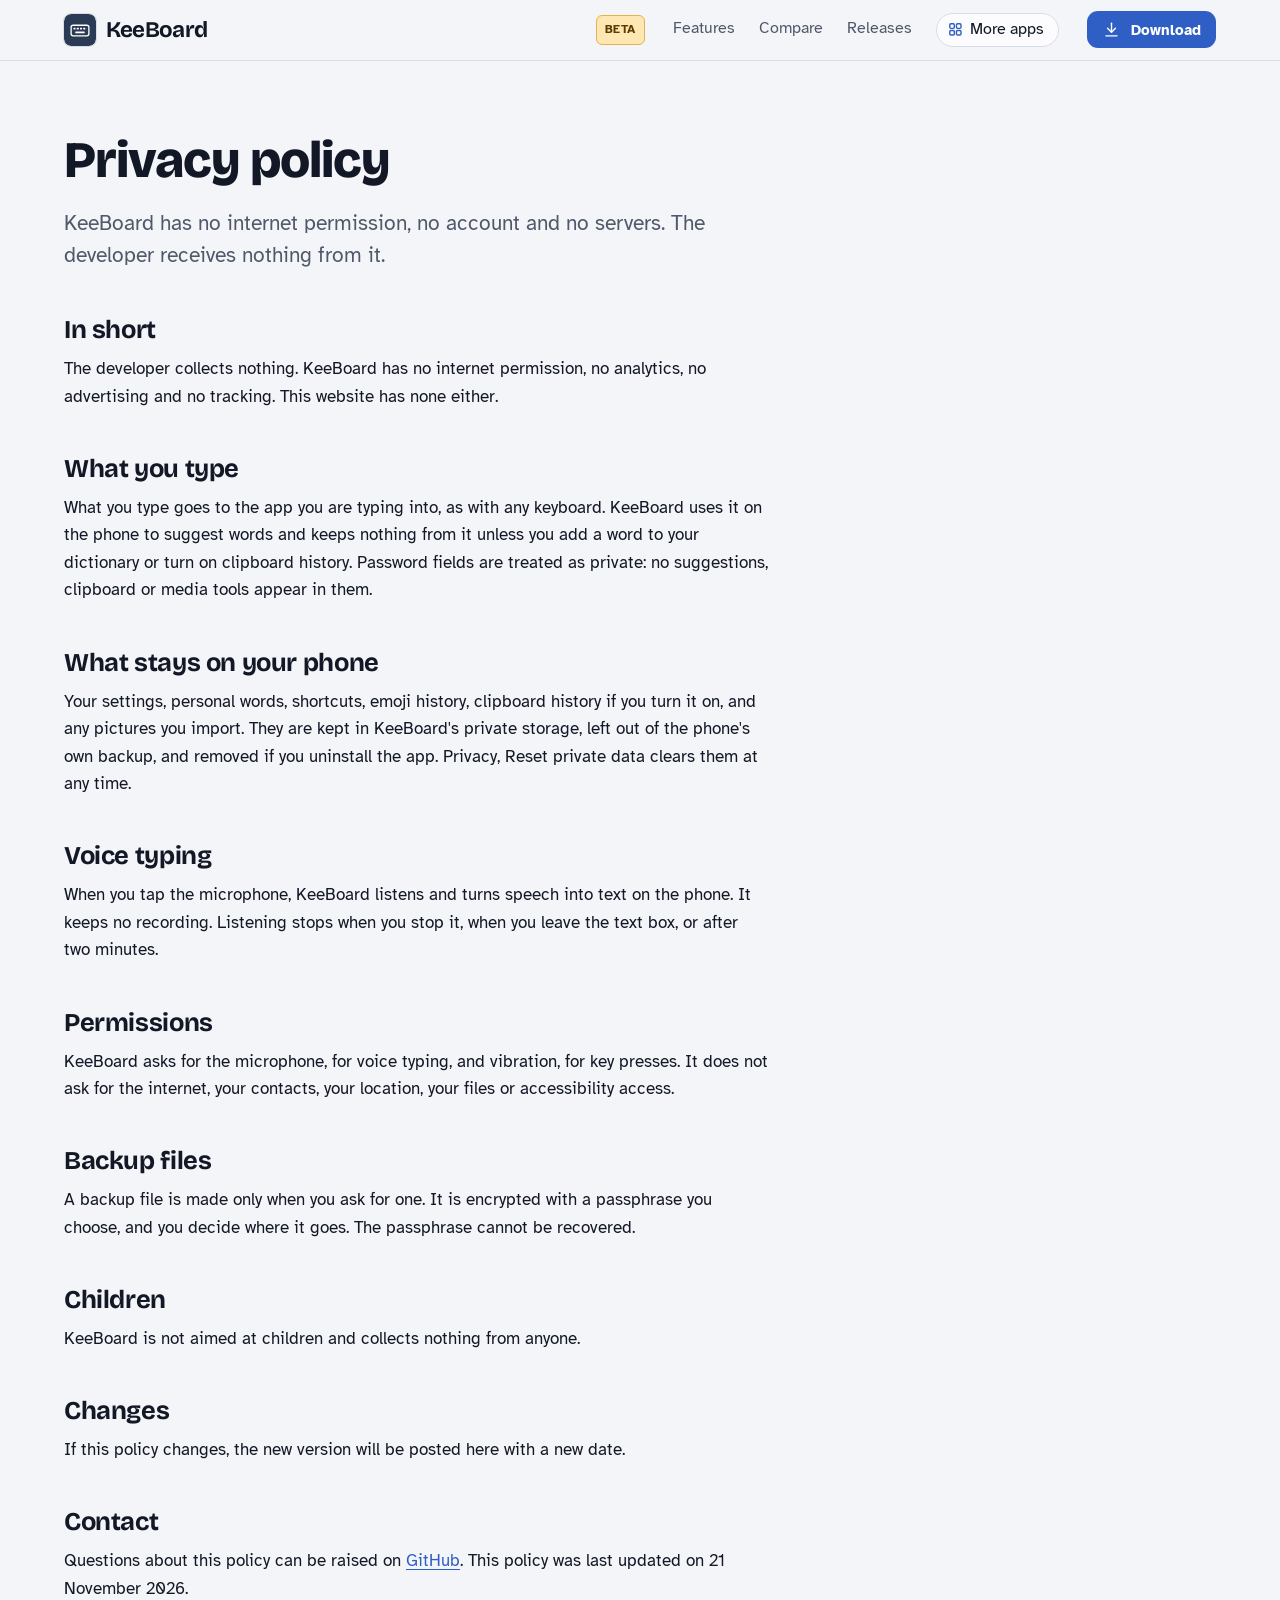
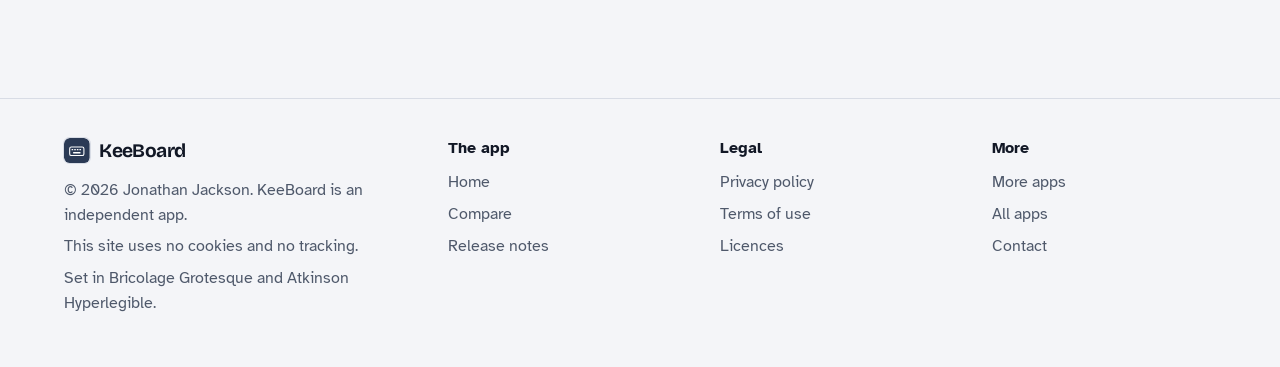
<file: privacy.html>
<!DOCTYPE html>
<html lang="en-GB">
<head>
<meta charset="utf-8">
<meta name="viewport" content="width=device-width, initial-scale=1">
<title>KeeBoard privacy policy</title>
<meta name="description" content="What KeeBoard does with your information: in short, it stays on your phone.">
<meta name="author" content="Jonathan Jackson">
<link rel="canonical" href="https://customgpter.github.io/keeboard/privacy.html">
<meta name="theme-color" content="#f4f5f8" media="(prefers-color-scheme: light)">
<meta name="theme-color" content="#0c0f15" media="(prefers-color-scheme: dark)">
<meta property="og:type" content="website">
<meta property="og:site_name" content="KeeBoard">
<meta property="og:title" content="KeeBoard privacy policy">
<meta property="og:description" content="What KeeBoard does with your information: in short, it stays on your phone.">
<meta property="og:url" content="https://customgpter.github.io/keeboard/privacy.html">
<meta property="og:image" content="https://customgpter.github.io/keeboard/assets/og.png">
<meta property="og:image:width" content="1200">
<meta property="og:image:height" content="630">
<meta property="og:image:alt" content="KeeBoard&#x27;s keyboard with the number row and toolbar, under a typing area">
<meta property="og:locale" content="en_GB">
<meta name="twitter:card" content="summary_large_image">
<link rel="icon" href="./assets/favicon.svg" type="image/svg+xml">
<link rel="apple-touch-icon" href="./assets/apple-touch-icon.png">
<link rel="preload" href="./assets/fonts/bricolage-grotesque-latin.woff2" as="font" type="font/woff2" crossorigin>
<link rel="preload" href="./assets/fonts/atkinson-hyperlegible-latin-400-normal.woff2" as="font" type="font/woff2" crossorigin>
<link rel="stylesheet" href="./assets/site.css?v=1">
<link rel="stylesheet" href="./assets/house.css?v=1">
<link rel="stylesheet" href="./assets/apps-list.css?v=1">
<script src="./assets/apps-list.js?v=1" defer></script>
</head>
<body>
<a class="skip" href="#main">Skip to content</a>
<header class="masthead">
<div class="wrap">
<a class="brand" href="./" aria-label="KeeBoard home"><svg viewBox="0 0 108 108" aria-hidden="true"><rect width="108" height="108" rx="24" fill="#2b3a55"/><g fill="#fff"><rect x="24" y="38" width="60" height="36" rx="7" fill="none" stroke="#fff" stroke-width="4.5"/><rect x="32" y="46" width="7" height="6" rx="1.5"/><rect x="43" y="46" width="7" height="6" rx="1.5"/><rect x="54" y="46" width="7" height="6" rx="1.5"/><rect x="65" y="46" width="7" height="6" rx="1.5"/><rect x="38" y="59" width="32" height="6" rx="2"/></g></svg><span>KeeBoard</span></a><span class="beta-tag">Beta</span>
<nav aria-label="Main"><ul><li><a href="./#features">Features</a></li><li><a href="./compare.html">Compare</a></li><li><a href="./releases.html">Releases</a></li><li><a class="more-apps" href="./more-apps.html"><svg class="ico" viewBox="0 0 24 24" aria-hidden="true"><rect x="4" y="4" width="6.5" height="6.5" rx="1.6"/><rect x="13.5" y="4" width="6.5" height="6.5" rx="1.6"/><rect x="4" y="13.5" width="6.5" height="6.5" rx="1.6"/><rect x="13.5" y="13.5" width="6.5" height="6.5" rx="1.6"/></svg>More apps</a></li></ul></nav>
<a class="button small" href="https://github.com/CustomGPTer/keeboard/releases/download/v0.1.0-beta2/KeeBoard.apk"><svg class="ico" viewBox="0 0 24 24" aria-hidden="true"><path d="M12 4v11"/><path d="M7 10.5l5 5 5-5"/><path d="M5 20h14"/></svg>Download</a>
</div>
</header>
<main id="main" class="doc">
<div class="wrap">
<div class="measure">
<h1>Privacy policy</h1>
<p class="lede">KeeBoard has no internet permission, no account and no servers. The developer receives nothing from it.</p>
<h2 id="short">In short</h2><p>The developer collects nothing. KeeBoard has no internet permission, no analytics, no advertising and no tracking. This website has none either.</p><h2 id="typing">What you type</h2><p>What you type goes to the app you are typing into, as with any keyboard. KeeBoard uses it on the phone to suggest words and keeps nothing from it unless you add a word to your dictionary or turn on clipboard history. Password fields are treated as private: no suggestions, clipboard or media tools appear in them.</p><h2 id="stays">What stays on your phone</h2><p>Your settings, personal words, shortcuts, emoji history, clipboard history if you turn it on, and any pictures you import. They are kept in KeeBoard's private storage, left out of the phone's own backup, and removed if you uninstall the app. Privacy, Reset private data clears them at any time.</p><h2 id="voice">Voice typing</h2><p>When you tap the microphone, KeeBoard listens and turns speech into text on the phone. It keeps no recording. Listening stops when you stop it, when you leave the text box, or after two minutes.</p><h2 id="permissions">Permissions</h2><p>KeeBoard asks for the microphone, for voice typing, and vibration, for key presses. It does not ask for the internet, your contacts, your location, your files or accessibility access.</p><h2 id="backup">Backup files</h2><p>A backup file is made only when you ask for one. It is encrypted with a passphrase you choose, and you decide where it goes. The passphrase cannot be recovered.</p><h2 id="children">Children</h2><p>KeeBoard is not aimed at children and collects nothing from anyone.</p><h2 id="changes">Changes</h2><p>If this policy changes, the new version will be posted here with a new date.</p>
<h2 id="contact">Contact</h2>
<p>Questions about this policy can be raised on <a href="https://github.com/CustomGPTer/keeboard/issues">GitHub</a>. This policy was last updated on 21 November 2026.</p>
</div>
</div>
</main>
<footer class="colophon">
<div class="wrap">
<div>
<a class="brand" href="./" aria-label="KeeBoard home"><svg viewBox="0 0 108 108" aria-hidden="true"><rect width="108" height="108" rx="24" fill="#2b3a55"/><g fill="#fff"><rect x="24" y="38" width="60" height="36" rx="7" fill="none" stroke="#fff" stroke-width="4.5"/><rect x="32" y="46" width="7" height="6" rx="1.5"/><rect x="43" y="46" width="7" height="6" rx="1.5"/><rect x="54" y="46" width="7" height="6" rx="1.5"/><rect x="65" y="46" width="7" height="6" rx="1.5"/><rect x="38" y="59" width="32" height="6" rx="2"/></g></svg><span>KeeBoard</span></a>
<p>&copy; 2026 Jonathan Jackson. KeeBoard is an independent app.</p>
<p>This site uses no cookies and no tracking.</p>
<p>Set in Bricolage Grotesque and Atkinson Hyperlegible.</p>
</div>
<nav aria-label="The app"><h2>The app</h2><ul>
<li><a href="./">Home</a></li>
<li><a href="./compare.html">Compare</a></li>
<li><a href="./releases.html">Release notes</a></li>

</ul></nav>
<nav aria-label="Legal"><h2>Legal</h2><ul>
<li><a href="./privacy.html">Privacy policy</a></li>
<li><a href="./terms.html">Terms of use</a></li>
<li><a href="./licences.html">Licences</a></li>
</ul></nav>
<nav aria-label="More"><h2>More</h2><ul>
<li><a href="./more-apps.html">More apps</a></li>
<li><a href="https://customgpter.github.io/">All apps</a></li>
<li><a href="https://github.com/CustomGPTer/keeboard/issues">Contact</a></li>
</ul></nav>
</div>
</footer>
</body>
</html>
</file>
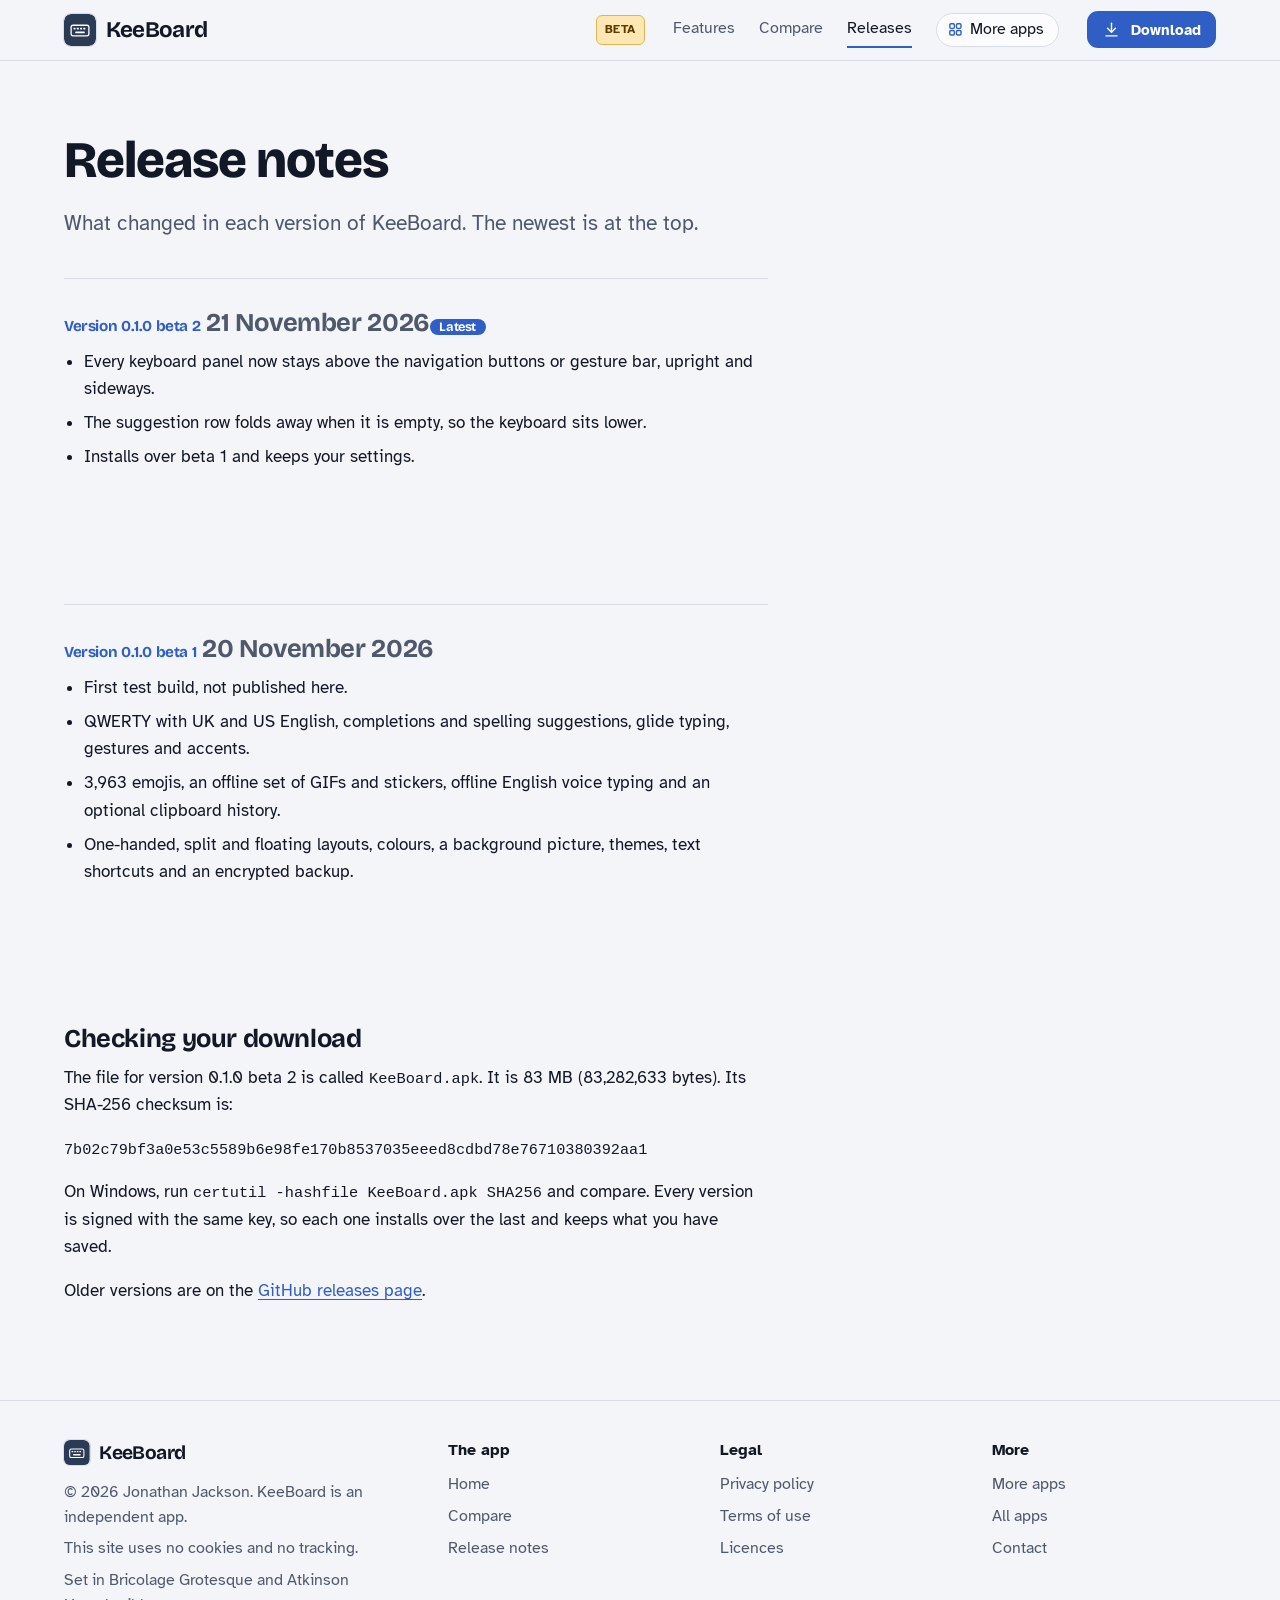
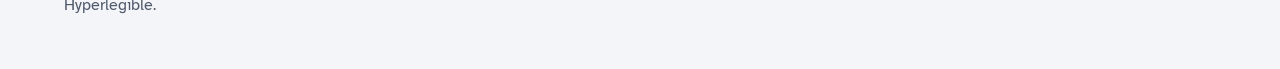
<file: releases.html>
<!DOCTYPE html>
<html lang="en-GB">
<head>
<meta charset="utf-8">
<meta name="viewport" content="width=device-width, initial-scale=1">
<title>KeeBoard release notes</title>
<meta name="description" content="What changed in each version of KeeBoard, with the file size and checksum to check your download.">
<meta name="author" content="Jonathan Jackson">
<link rel="canonical" href="https://customgpter.github.io/keeboard/releases.html">
<meta name="theme-color" content="#f4f5f8" media="(prefers-color-scheme: light)">
<meta name="theme-color" content="#0c0f15" media="(prefers-color-scheme: dark)">
<meta property="og:type" content="website">
<meta property="og:site_name" content="KeeBoard">
<meta property="og:title" content="KeeBoard release notes">
<meta property="og:description" content="What changed in each version of KeeBoard, with the file size and checksum to check your download.">
<meta property="og:url" content="https://customgpter.github.io/keeboard/releases.html">
<meta property="og:image" content="https://customgpter.github.io/keeboard/assets/og.png">
<meta property="og:image:width" content="1200">
<meta property="og:image:height" content="630">
<meta property="og:image:alt" content="KeeBoard&#x27;s keyboard with the number row and toolbar, under a typing area">
<meta property="og:locale" content="en_GB">
<meta name="twitter:card" content="summary_large_image">
<link rel="icon" href="./assets/favicon.svg" type="image/svg+xml">
<link rel="apple-touch-icon" href="./assets/apple-touch-icon.png">
<link rel="preload" href="./assets/fonts/bricolage-grotesque-latin.woff2" as="font" type="font/woff2" crossorigin>
<link rel="preload" href="./assets/fonts/atkinson-hyperlegible-latin-400-normal.woff2" as="font" type="font/woff2" crossorigin>
<link rel="stylesheet" href="./assets/site.css?v=1">
<link rel="stylesheet" href="./assets/house.css?v=1">
<link rel="stylesheet" href="./assets/apps-list.css?v=1">
<script src="./assets/apps-list.js?v=1" defer></script>
</head>
<body>
<a class="skip" href="#main">Skip to content</a>
<header class="masthead">
<div class="wrap">
<a class="brand" href="./" aria-label="KeeBoard home"><svg viewBox="0 0 108 108" aria-hidden="true"><rect width="108" height="108" rx="24" fill="#2b3a55"/><g fill="#fff"><rect x="24" y="38" width="60" height="36" rx="7" fill="none" stroke="#fff" stroke-width="4.5"/><rect x="32" y="46" width="7" height="6" rx="1.5"/><rect x="43" y="46" width="7" height="6" rx="1.5"/><rect x="54" y="46" width="7" height="6" rx="1.5"/><rect x="65" y="46" width="7" height="6" rx="1.5"/><rect x="38" y="59" width="32" height="6" rx="2"/></g></svg><span>KeeBoard</span></a><span class="beta-tag">Beta</span>
<nav aria-label="Main"><ul><li><a href="./#features">Features</a></li><li><a href="./compare.html">Compare</a></li><li><a href="./releases.html" aria-current="page">Releases</a></li><li><a class="more-apps" href="./more-apps.html"><svg class="ico" viewBox="0 0 24 24" aria-hidden="true"><rect x="4" y="4" width="6.5" height="6.5" rx="1.6"/><rect x="13.5" y="4" width="6.5" height="6.5" rx="1.6"/><rect x="4" y="13.5" width="6.5" height="6.5" rx="1.6"/><rect x="13.5" y="13.5" width="6.5" height="6.5" rx="1.6"/></svg>More apps</a></li></ul></nav>
<a class="button small" href="https://github.com/CustomGPTer/keeboard/releases/download/v0.1.0-beta2/KeeBoard.apk"><svg class="ico" viewBox="0 0 24 24" aria-hidden="true"><path d="M12 4v11"/><path d="M7 10.5l5 5 5-5"/><path d="M5 20h14"/></svg>Download</a>
</div>
</header>
<main id="main" class="doc">
<div class="wrap">
<div class="measure">
<h1>Release notes</h1>
<p class="lede">What changed in each version of KeeBoard. The newest is at the top.</p>
<section class="release" id="v0.1.0 beta 2"><h2><span class="ver">Version 0.1.0 beta 2</span> <span class="when">21 November 2026</span><span class="tag">Latest</span></h2><ul><li>Every keyboard panel now stays above the navigation buttons or gesture bar, upright and sideways.</li><li>The suggestion row folds away when it is empty, so the keyboard sits lower.</li><li>Installs over beta 1 and keeps your settings.</li></ul></section>
<section class="release" id="v0.1.0 beta 1"><h2><span class="ver">Version 0.1.0 beta 1</span> <span class="when">20 November 2026</span></h2><ul><li>First test build, not published here.</li><li>QWERTY with UK and US English, completions and spelling suggestions, glide typing, gestures and accents.</li><li>3,963 emojis, an offline set of GIFs and stickers, offline English voice typing and an optional clipboard history.</li><li>One-handed, split and floating layouts, colours, a background picture, themes, text shortcuts and an encrypted backup.</li></ul></section>
<h2 id="checking">Checking your download</h2>
<p>The file for version 0.1.0 beta 2 is called <code>KeeBoard.apk</code>. It is 83 MB (83,282,633 bytes). Its SHA-256 checksum is:</p>
<p><code class="sum">7b02c79bf3a0e53c5589b6e98fe170b8537035eeed8cdbd78e76710380392aa1</code></p>
<p>On Windows, run <code>certutil -hashfile KeeBoard.apk SHA256</code> and compare. Every version is signed with the same key, so each one installs over the last and keeps what you have saved.</p>
<p>Older versions are on the <a href="https://github.com/CustomGPTer/keeboard/releases">GitHub releases page</a>.</p>
</div>
</div>
</main>
<footer class="colophon">
<div class="wrap">
<div>
<a class="brand" href="./" aria-label="KeeBoard home"><svg viewBox="0 0 108 108" aria-hidden="true"><rect width="108" height="108" rx="24" fill="#2b3a55"/><g fill="#fff"><rect x="24" y="38" width="60" height="36" rx="7" fill="none" stroke="#fff" stroke-width="4.5"/><rect x="32" y="46" width="7" height="6" rx="1.5"/><rect x="43" y="46" width="7" height="6" rx="1.5"/><rect x="54" y="46" width="7" height="6" rx="1.5"/><rect x="65" y="46" width="7" height="6" rx="1.5"/><rect x="38" y="59" width="32" height="6" rx="2"/></g></svg><span>KeeBoard</span></a>
<p>&copy; 2026 Jonathan Jackson. KeeBoard is an independent app.</p>
<p>This site uses no cookies and no tracking.</p>
<p>Set in Bricolage Grotesque and Atkinson Hyperlegible.</p>
</div>
<nav aria-label="The app"><h2>The app</h2><ul>
<li><a href="./">Home</a></li>
<li><a href="./compare.html">Compare</a></li>
<li><a href="./releases.html">Release notes</a></li>

</ul></nav>
<nav aria-label="Legal"><h2>Legal</h2><ul>
<li><a href="./privacy.html">Privacy policy</a></li>
<li><a href="./terms.html">Terms of use</a></li>
<li><a href="./licences.html">Licences</a></li>
</ul></nav>
<nav aria-label="More"><h2>More</h2><ul>
<li><a href="./more-apps.html">More apps</a></li>
<li><a href="https://customgpter.github.io/">All apps</a></li>
<li><a href="https://github.com/CustomGPTer/keeboard/issues">Contact</a></li>
</ul></nav>
</div>
</footer>
</body>
</html>
</file>
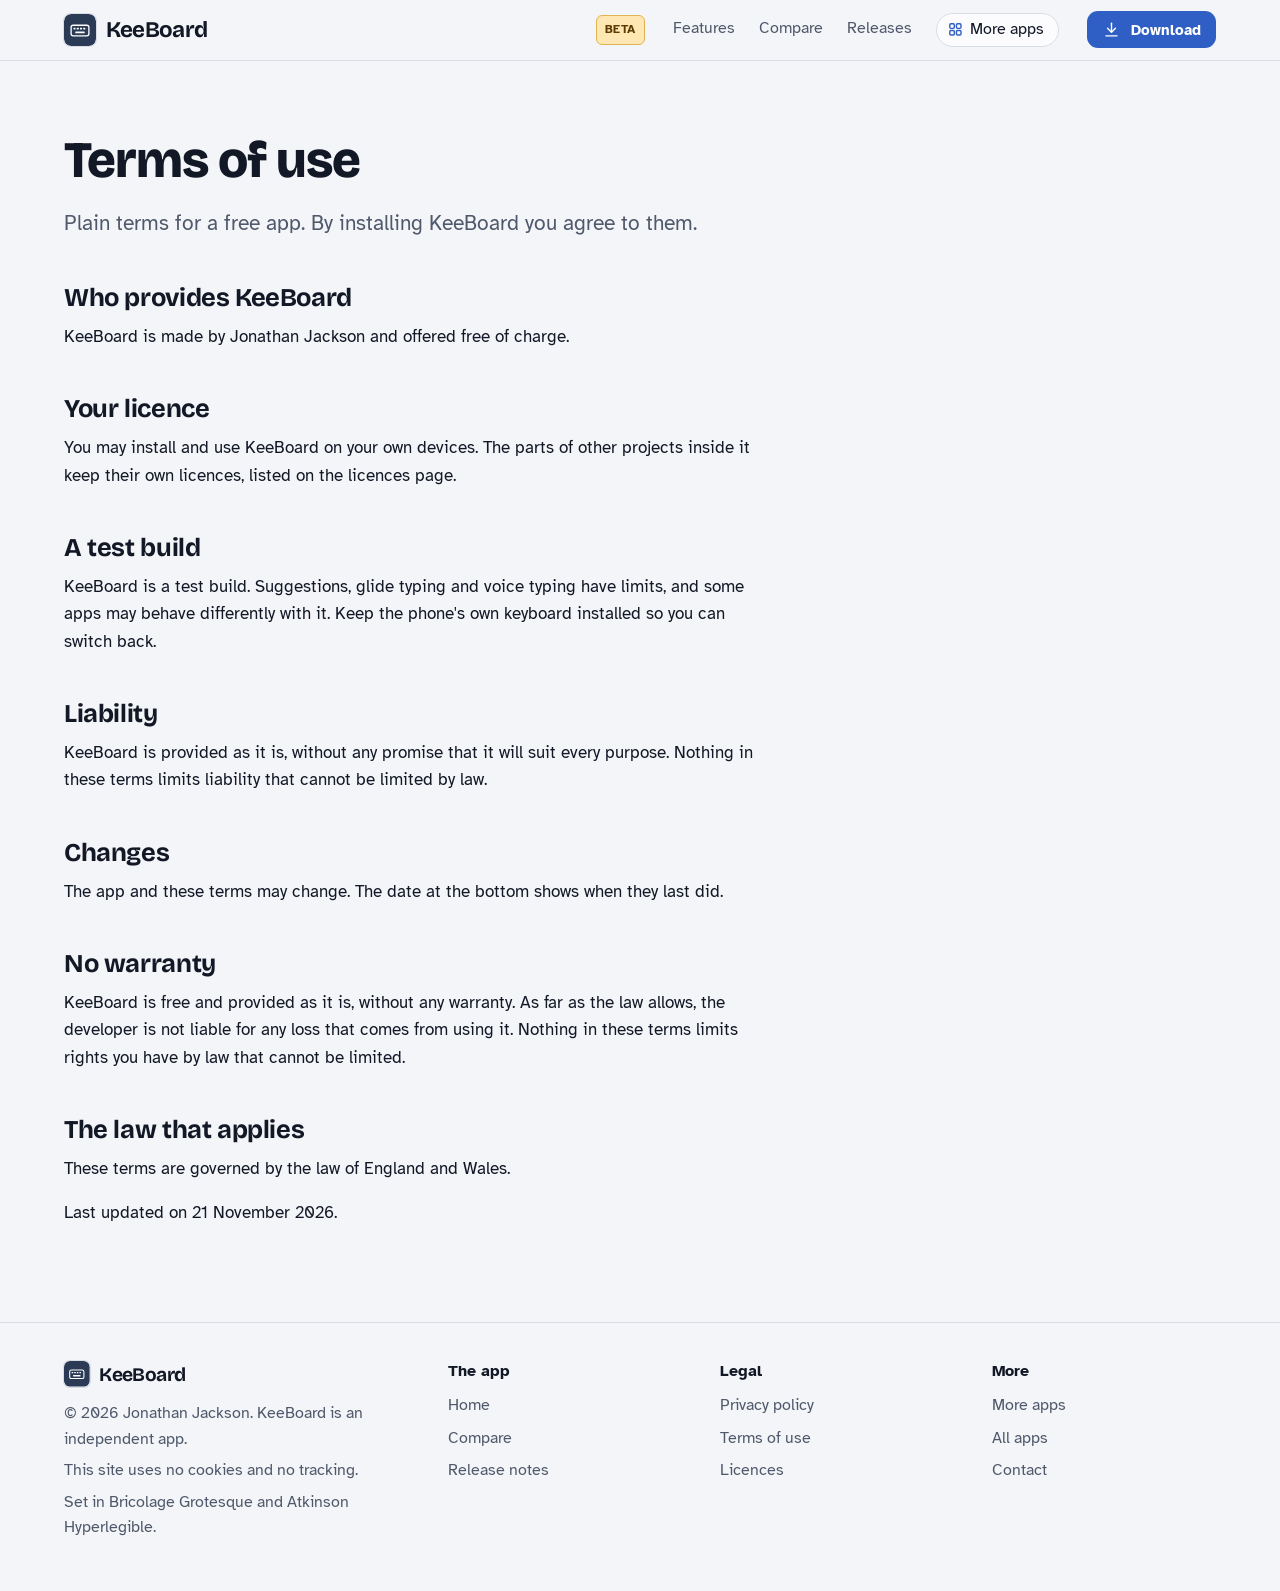
<file: terms.html>
<!DOCTYPE html>
<html lang="en-GB">
<head>
<meta charset="utf-8">
<meta name="viewport" content="width=device-width, initial-scale=1">
<title>KeeBoard terms of use</title>
<meta name="description" content="The terms for using KeeBoard.">
<meta name="author" content="Jonathan Jackson">
<link rel="canonical" href="https://customgpter.github.io/keeboard/terms.html">
<meta name="theme-color" content="#f4f5f8" media="(prefers-color-scheme: light)">
<meta name="theme-color" content="#0c0f15" media="(prefers-color-scheme: dark)">
<meta property="og:type" content="website">
<meta property="og:site_name" content="KeeBoard">
<meta property="og:title" content="KeeBoard terms of use">
<meta property="og:description" content="The terms for using KeeBoard.">
<meta property="og:url" content="https://customgpter.github.io/keeboard/terms.html">
<meta property="og:image" content="https://customgpter.github.io/keeboard/assets/og.png">
<meta property="og:image:width" content="1200">
<meta property="og:image:height" content="630">
<meta property="og:image:alt" content="KeeBoard&#x27;s keyboard with the number row and toolbar, under a typing area">
<meta property="og:locale" content="en_GB">
<meta name="twitter:card" content="summary_large_image">
<link rel="icon" href="./assets/favicon.svg" type="image/svg+xml">
<link rel="apple-touch-icon" href="./assets/apple-touch-icon.png">
<link rel="preload" href="./assets/fonts/bricolage-grotesque-latin.woff2" as="font" type="font/woff2" crossorigin>
<link rel="preload" href="./assets/fonts/atkinson-hyperlegible-latin-400-normal.woff2" as="font" type="font/woff2" crossorigin>
<link rel="stylesheet" href="./assets/site.css?v=1">
<link rel="stylesheet" href="./assets/house.css?v=1">
<link rel="stylesheet" href="./assets/apps-list.css?v=1">
<script src="./assets/apps-list.js?v=1" defer></script>
</head>
<body>
<a class="skip" href="#main">Skip to content</a>
<header class="masthead">
<div class="wrap">
<a class="brand" href="./" aria-label="KeeBoard home"><svg viewBox="0 0 108 108" aria-hidden="true"><rect width="108" height="108" rx="24" fill="#2b3a55"/><g fill="#fff"><rect x="24" y="38" width="60" height="36" rx="7" fill="none" stroke="#fff" stroke-width="4.5"/><rect x="32" y="46" width="7" height="6" rx="1.5"/><rect x="43" y="46" width="7" height="6" rx="1.5"/><rect x="54" y="46" width="7" height="6" rx="1.5"/><rect x="65" y="46" width="7" height="6" rx="1.5"/><rect x="38" y="59" width="32" height="6" rx="2"/></g></svg><span>KeeBoard</span></a><span class="beta-tag">Beta</span>
<nav aria-label="Main"><ul><li><a href="./#features">Features</a></li><li><a href="./compare.html">Compare</a></li><li><a href="./releases.html">Releases</a></li><li><a class="more-apps" href="./more-apps.html"><svg class="ico" viewBox="0 0 24 24" aria-hidden="true"><rect x="4" y="4" width="6.5" height="6.5" rx="1.6"/><rect x="13.5" y="4" width="6.5" height="6.5" rx="1.6"/><rect x="4" y="13.5" width="6.5" height="6.5" rx="1.6"/><rect x="13.5" y="13.5" width="6.5" height="6.5" rx="1.6"/></svg>More apps</a></li></ul></nav>
<a class="button small" href="https://github.com/CustomGPTer/keeboard/releases/download/v0.1.0-beta2/KeeBoard.apk"><svg class="ico" viewBox="0 0 24 24" aria-hidden="true"><path d="M12 4v11"/><path d="M7 10.5l5 5 5-5"/><path d="M5 20h14"/></svg>Download</a>
</div>
</header>
<main id="main" class="doc">
<div class="wrap">
<div class="measure">
<h1>Terms of use</h1>
<p class="lede">Plain terms for a free app. By installing KeeBoard you agree to them.</p>
<h2 id="who">Who provides KeeBoard</h2><p>KeeBoard is made by Jonathan Jackson and offered free of charge.</p><h2 id="licence">Your licence</h2><p>You may install and use KeeBoard on your own devices. The parts of other projects inside it keep their own licences, listed on the licences page.</p><h2 id="test">A test build</h2><p>KeeBoard is a test build. Suggestions, glide typing and voice typing have limits, and some apps may behave differently with it. Keep the phone's own keyboard installed so you can switch back.</p><h2 id="liability">Liability</h2><p>KeeBoard is provided as it is, without any promise that it will suit every purpose. Nothing in these terms limits liability that cannot be limited by law.</p><h2 id="changes">Changes</h2><p>The app and these terms may change. The date at the bottom shows when they last did.</p>
<h2 id="no-warranty">No warranty</h2>
<p>KeeBoard is free and provided as it is, without any warranty. As far as the law allows, the developer is not liable for any loss that comes from using it. Nothing in these terms limits rights you have by law that cannot be limited.</p>
<h2 id="governing">The law that applies</h2>
<p>These terms are governed by the law of England and Wales.</p>
<p>Last updated on 21 November 2026.</p>
</div>
</div>
</main>
<footer class="colophon">
<div class="wrap">
<div>
<a class="brand" href="./" aria-label="KeeBoard home"><svg viewBox="0 0 108 108" aria-hidden="true"><rect width="108" height="108" rx="24" fill="#2b3a55"/><g fill="#fff"><rect x="24" y="38" width="60" height="36" rx="7" fill="none" stroke="#fff" stroke-width="4.5"/><rect x="32" y="46" width="7" height="6" rx="1.5"/><rect x="43" y="46" width="7" height="6" rx="1.5"/><rect x="54" y="46" width="7" height="6" rx="1.5"/><rect x="65" y="46" width="7" height="6" rx="1.5"/><rect x="38" y="59" width="32" height="6" rx="2"/></g></svg><span>KeeBoard</span></a>
<p>&copy; 2026 Jonathan Jackson. KeeBoard is an independent app.</p>
<p>This site uses no cookies and no tracking.</p>
<p>Set in Bricolage Grotesque and Atkinson Hyperlegible.</p>
</div>
<nav aria-label="The app"><h2>The app</h2><ul>
<li><a href="./">Home</a></li>
<li><a href="./compare.html">Compare</a></li>
<li><a href="./releases.html">Release notes</a></li>

</ul></nav>
<nav aria-label="Legal"><h2>Legal</h2><ul>
<li><a href="./privacy.html">Privacy policy</a></li>
<li><a href="./terms.html">Terms of use</a></li>
<li><a href="./licences.html">Licences</a></li>
</ul></nav>
<nav aria-label="More"><h2>More</h2><ul>
<li><a href="./more-apps.html">More apps</a></li>
<li><a href="https://customgpter.github.io/">All apps</a></li>
<li><a href="https://github.com/CustomGPTer/keeboard/issues">Contact</a></li>
</ul></nav>
</div>
</footer>
</body>
</html>
</file>
<file: assets/site.css>
@font-face{font-family:"Bricolage Grotesque";src:url("fonts/bricolage-grotesque-latin.woff2") format("woff2");font-weight:200 800;font-style:normal;font-display:swap}
@font-face{font-family:"Atkinson Hyperlegible";src:url("fonts/atkinson-hyperlegible-latin-400-normal.woff2") format("woff2");font-weight:400;font-style:normal;font-display:swap}
@font-face{font-family:"Atkinson Hyperlegible";src:url("fonts/atkinson-hyperlegible-latin-700-normal.woff2") format("woff2");font-weight:700;font-style:normal;font-display:swap}

/* Daylight page, night-time camera. The lamp colour is kept for the one thing to press and for what the camera has seen. */
:root{
  --page:#f2f5f9; --panel:#ffffff; --raised:#e8edf3; --ink:#0d1a2b; --soft:#465468; --rule:#d2dae4;
  --accent:#0a6a55; --accent-ink:#ffffff; --warn:#8a5200; --rec:#d3302f;
  --lamp:#ffb347; --lamp-ink:#231400; --lamp-text:#8a5200;
  --night:#09111e; --night-2:#111d30; --night-3:#1a2a43; --night-ink:#eaf0f8; --night-soft:#9fb0c7; --night-rule:#24364f; --iris:#55d6ab;
  --display:"Bricolage Grotesque","Atkinson Hyperlegible",system-ui,sans-serif;
  --sans:"Atkinson Hyperlegible",system-ui,-apple-system,"Segoe UI",Roboto,sans-serif;
  --mono:ui-monospace,SFMono-Regular,Menlo,Consolas,"Liberation Mono",monospace;
  color-scheme:light dark;
}
@media (prefers-color-scheme:dark){
  :root{--page:#0a111b; --panel:#111a27; --raised:#182434; --ink:#e9eef5; --soft:#a0aec0; --rule:#243247;
    --accent:#55d6ab; --accent-ink:#00281d; --warn:#ffb347; --rec:#ff6163; --lamp-text:#ffb347}
}

*,*::before,*::after{box-sizing:border-box}
html{-webkit-text-size-adjust:100%;scroll-behavior:smooth;scroll-padding-top:5.5rem}
@media (prefers-reduced-motion:reduce){html{scroll-behavior:auto}}
body{margin:0;background:var(--page);color:var(--ink);font:400 1.0625rem/1.62 var(--sans);text-rendering:optimizeLegibility;-webkit-font-smoothing:antialiased}
img,svg{max-width:100%;display:block}
a{color:var(--accent);text-decoration-thickness:.07em;text-underline-offset:.2em}
a:hover{text-decoration-thickness:.13em}
:focus-visible{outline:3px solid var(--lamp);outline-offset:3px;border-radius:6px}
code{font:.9em/1 var(--mono);overflow-wrap:anywhere}
h1,h2,h3{font-family:var(--display);font-weight:700;letter-spacing:-.015em;line-height:1.08;margin:0;text-wrap:balance}
p{margin:0 0 1rem}
.skip{position:absolute;left:-999px;top:0;background:var(--ink);color:var(--page);padding:.6rem 1rem;z-index:30;border-radius:0 0 8px 0}
.skip:focus{left:0}
.sr{position:absolute;width:1px;height:1px;overflow:hidden;clip-path:inset(50%);white-space:nowrap}
.wrap{width:min(72rem,100% - 2.5rem);margin-inline:auto}
.measure{max-width:44rem}
.ico{width:1.25em;height:1.25em;flex:none;fill:none;stroke:currentColor;stroke-width:1.75;stroke-linecap:round;stroke-linejoin:round}

/* ---------- masthead */
.masthead{position:sticky;top:0;z-index:20;background:color-mix(in srgb,var(--page) 88%,transparent);-webkit-backdrop-filter:blur(14px) saturate(1.3);backdrop-filter:blur(14px) saturate(1.3);border-bottom:1px solid var(--rule)}
.masthead .wrap{display:flex;flex-wrap:wrap;align-items:center;gap:.35rem 1.75rem;padding-block:.7rem}
.brand{display:inline-flex;align-items:center;gap:.6rem;font:700 1.4rem/1 var(--display);letter-spacing:-.03em;color:var(--ink);text-decoration:none;margin-right:auto}
.brand svg{width:2rem;height:2rem;flex:none;border-radius:.5rem;box-shadow:0 0 0 1px var(--rule)}
.masthead nav ul{display:flex;flex-wrap:wrap;align-items:center;gap:.15rem 1.5rem;list-style:none;margin:0;padding:0;font-size:1rem;line-height:1.3}
.masthead nav a{display:inline-flex;align-items:center;gap:.4rem;color:var(--soft);text-decoration:none;padding-block:.45rem;border-bottom:2px solid transparent}
.masthead nav a:hover{color:var(--ink)}
.masthead nav a[aria-current="page"]{color:var(--ink);border-bottom-color:var(--lamp)}
.masthead nav a.more-apps{color:var(--ink);border:1px solid var(--rule);border-radius:999px;padding:.34rem .85rem .34rem .65rem;background:var(--panel)}
.masthead nav a.more-apps .ico{width:1.05em;height:1.05em;color:var(--accent);stroke-width:2}
.masthead nav a.more-apps:hover,.masthead nav a.more-apps[aria-current="page"]{border-color:var(--accent)}
.button{display:inline-flex;align-items:center;gap:.6rem;background:var(--lamp);color:var(--lamp-ink);font:700 1.08rem/1.2 var(--sans);text-decoration:none;padding:.95rem 1.5rem;border-radius:14px;box-shadow:0 1px 0 rgba(255,255,255,.45) inset,0 12px 24px -14px rgba(138,82,0,.9)}
.button:hover{background:#ffc56e}
.button:active{transform:translateY(1px)}
.button.small{font-size:.95rem;padding:.55rem .95rem;border-radius:11px;box-shadow:none}
.button.quiet{background:none;box-shadow:none;border:1px solid var(--rule);color:var(--ink)}
.button.quiet:hover{border-color:var(--ink);background:none}
@media (max-width:52rem){
  .masthead nav{order:3;flex:1 0 100%}
  .masthead nav ul{gap:.1rem .85rem;font-size:.95rem}
  .masthead nav .wide{display:none}
}
@media (max-width:24rem){.masthead nav a.more-apps .ico{display:none}.masthead nav a.more-apps{padding-inline:.7rem}}

/* ---------- hero */
.hero{padding-block:clamp(2.2rem,6vw,4.75rem) clamp(2.5rem,6vw,4.5rem);overflow:hidden}
.hero-grid{display:grid;gap:clamp(2.25rem,5vw,4rem);align-items:center}
@media (min-width:62rem){.hero-grid{grid-template-columns:minmax(0,11fr) minmax(0,10fr)}}
.hero h1{font-size:clamp(2.6rem,6vw,4.25rem);font-weight:800;line-height:1;letter-spacing:-.022em;margin-bottom:1.5rem}
.lede{font-size:clamp(1.14rem,2vw,1.3rem);line-height:1.55;color:var(--soft);margin:0 0 1rem;max-width:34rem}
.get{display:flex;flex-wrap:wrap;align-items:center;gap:.9rem 1.5rem;margin:1.8rem 0 1.1rem}
.get .aside{font-weight:700;color:var(--ink)}
.facts{font-size:.98rem;line-height:1.5;color:var(--soft);margin:0 0 .5rem;max-width:36rem}
.pills{display:flex;flex-wrap:wrap;gap:.45rem;list-style:none;margin:0 0 1rem;padding:0;font-size:.95rem}
.pills li{border:1px solid var(--rule);border-radius:999px;padding:.22rem .8rem;background:var(--panel);color:var(--soft)}

/* the monitor: the camera's view, the day beneath it, and the alert it sends */
.monitor{position:relative;max-width:36rem;margin-inline:auto;width:100%;padding-bottom:3.1rem}
@media (min-width:62rem){.monitor{margin-inline:auto 0}}
.screen{position:relative;background:var(--night);border-radius:22px;padding:.6rem;box-shadow:0 0 0 1px var(--night-rule),0 30px 60px -30px rgba(9,17,30,.75)}
.cam{position:relative;border-radius:15px;overflow:hidden;aspect-ratio:16/10;background:#0b1626}
.cam svg{width:100%;height:100%}
.cam text{font:700 15px var(--sans);fill:#231400}
.hud{position:absolute;display:inline-flex;align-items:center;gap:.4rem;font:700 .76rem/1 var(--sans);color:var(--night-ink);background:rgba(6,12,22,.62);border-radius:999px;padding:.38rem .65rem;letter-spacing:.01em}
.hud i{width:.5rem;height:.5rem;border-radius:50%;background:var(--iris)}
.hud.watching{left:.7rem;top:.7rem}
.hud.rec{right:.7rem;top:.7rem}
.hud.rec i{background:#ff5a5c}
.hud.stamp{left:.7rem;bottom:.7rem;font:400 .74rem/1 var(--mono);border-radius:6px;color:#d5deea}
.hud.place{right:.7rem;bottom:.7rem;border-radius:6px;font-weight:400;color:#d5deea}
.day{padding:.85rem .55rem 2rem;color:var(--night-soft);font-size:.8rem;line-height:1.2}
.day-head{display:flex;justify-content:space-between;margin-bottom:.6rem}
.day-head b{color:var(--night-ink)}
.track{position:relative;height:1.5rem;border-radius:7px;background:repeating-linear-gradient(90deg,var(--night-3) 0 1px,transparent 1px calc(100% / 24)),var(--night-2);box-shadow:inset 0 0 0 1px var(--night-rule)}
.ev{position:absolute;top:3px;bottom:3px;width:max(5px,1.1%);border-radius:3px;background:var(--iris);left:var(--at)}
.ev.seen{background:var(--lamp)}
.now{position:absolute;top:-4px;bottom:-4px;left:var(--at);width:2px;background:var(--night-ink);border-radius:2px}
.hours{display:flex;justify-content:space-between;margin-top:.4rem;font-size:.72rem}
.alert{position:absolute;right:-.4rem;bottom:0;display:flex;align-items:center;gap:.75rem;width:min(19rem,88%);background:var(--panel);color:var(--ink);border:1px solid var(--rule);border-radius:16px;padding:.65rem .8rem;box-shadow:0 18px 36px -18px rgba(9,17,30,.55)}
.alert .thumb{flex:none;width:3.1rem;height:3.1rem;border-radius:10px;background:linear-gradient(160deg,#16263d,#0b1626);position:relative;overflow:hidden}
.alert .thumb::before{content:"";position:absolute;left:50%;bottom:0;width:38%;height:62%;translate:-50% 0;border-radius:40% 40% 0 0;background:#6f86a6}
.alert .thumb::after{content:"";position:absolute;left:50%;top:14%;width:26%;aspect-ratio:1;translate:-50% 0;border-radius:50%;background:#8ea4c2}
.alert b{display:block;font-size:.98rem;line-height:1.25}
.alert span{display:block;font-size:.86rem;color:var(--soft);line-height:1.3}
.alert .dot{flex:none;width:.6rem;height:.6rem;border-radius:50%;background:var(--lamp);margin-left:auto;box-shadow:0 0 0 4px color-mix(in srgb,var(--lamp) 25%,transparent)}
@media (max-width:26rem){.alert{right:0}}
@media (prefers-reduced-motion:no-preference){
  .cam .spill{animation:vg-in .9s ease-out .25s both}
  .cam .who{animation:vg-step .9s cubic-bezier(.2,.8,.25,1) .9s both}
  .cam .mark{animation:vg-lock .45s cubic-bezier(.3,1.4,.5,1) 1.7s both;transform-box:fill-box;transform-origin:center}
  .hud.rec{animation:vg-in .3s ease-out 2.05s both}
  .hud.rec i{animation:vg-blink 1.2s steps(2,jump-none) 2.3s 4}
  .ev.seen,.now{animation:vg-pop .4s cubic-bezier(.3,1.5,.5,1) 2.4s both}
  .alert{animation:vg-rise .6s cubic-bezier(.2,.8,.25,1) 2.9s both}
  @keyframes vg-in{from{opacity:0}to{opacity:1}}
  @keyframes vg-step{from{opacity:0;transform:translateX(18px)}to{opacity:1;transform:none}}
  @keyframes vg-lock{from{opacity:0;transform:scale(1.12)}to{opacity:1;transform:none}}
  @keyframes vg-blink{from{opacity:1}to{opacity:.25}}
  @keyframes vg-pop{from{opacity:0;transform:scaleY(.2)}to{opacity:1;transform:none}}
  @keyframes vg-rise{from{opacity:0;transform:translateY(14px)}to{opacity:1;transform:none}}
}

/* ---------- sections */
section{padding-block:clamp(3rem,7vw,5.5rem)}
section + section{border-top:1px solid var(--rule)}
h2{font-size:clamp(1.8rem,3.6vw,2.6rem);margin-bottom:.9rem}
h3{font:700 1.1rem/1.3 var(--sans);letter-spacing:0;margin:0 0 .3rem}
.intro{color:var(--soft);max-width:40rem;margin-bottom:2.2rem;font-size:1.1rem}

.promises{padding-block:0;border-block:1px solid var(--rule);background:var(--panel)}
.promises ul{list-style:none;margin:0;padding:0;display:grid;grid-template-columns:repeat(auto-fit,minmax(min(100%,14rem),1fr))}
.promises li{display:flex;gap:.8rem;align-items:flex-start;padding:1.4rem 1.5rem 1.4rem 0}
.promises .ico{width:1.6rem;height:1.6rem;color:var(--accent);margin-top:.1rem}
.promises b{display:block;line-height:1.3}
.promises span{color:var(--soft);font-size:.96rem;line-height:1.45;display:block}
.hero + .promises{border-top:1px solid var(--rule)}

.steps{list-style:none;counter-reset:s;margin:0;padding:0;display:grid;gap:1.25rem}
@media (min-width:52rem){.steps{grid-template-columns:repeat(3,minmax(0,1fr))}}
.steps li{counter-increment:s;background:var(--panel);border:1px solid var(--rule);border-radius:18px;padding:1.4rem 1.4rem 1.5rem}
.steps li::before{content:counter(s);display:grid;place-items:center;width:2rem;height:2rem;border-radius:50%;background:var(--ink);color:var(--page);font:700 1rem/1 var(--display);margin-bottom:1rem}
.steps p{margin:0;color:var(--soft)}

.notices{display:grid;gap:1.25rem}
@media (min-width:52rem){.notices{grid-template-columns:repeat(2,minmax(0,1fr))}}
.sense{background:var(--night);color:var(--night-ink);border-radius:20px;padding:1.5rem 1.5rem 1.6rem;box-shadow:0 0 0 1px var(--night-rule)}
.sense h3{font:700 1.35rem/1.2 var(--display);letter-spacing:-.02em;margin-bottom:.35rem}
.sense p{color:var(--night-soft);margin-bottom:1.1rem}
.chips{display:flex;flex-wrap:wrap;gap:.5rem;list-style:none;margin:0;padding:0}
.chips li{display:inline-flex;align-items:center;gap:.45rem;border:1px solid var(--night-rule);background:var(--night-2);border-radius:10px;padding:.42rem .75rem .42rem .6rem;font-size:.98rem;line-height:1.2}
.chips .ico{color:var(--lamp)}

.groups{display:grid;gap:0}
.group{display:grid;gap:.4rem 3rem;padding-block:1.6rem;border-top:1px solid var(--rule)}
.group:last-child{border-bottom:1px solid var(--rule)}
@media (min-width:56rem){.group{grid-template-columns:13rem minmax(0,1fr)}}
.group > h3{font:700 1.3rem/1.2 var(--display);letter-spacing:-.02em;color:var(--ink)}
.group dl{margin:0;display:grid;gap:1.1rem 2.5rem}
@media (min-width:40rem){.group dl{grid-template-columns:repeat(2,minmax(0,1fr))}}
.group dt{font-weight:700;line-height:1.35}
.group dd{margin:.2rem 0 0;color:var(--soft)}

.setups{display:grid;gap:1.25rem}
@media (min-width:52rem){.setups{grid-template-columns:repeat(2,minmax(0,1fr))}}
.setup{background:var(--panel);border:1px solid var(--rule);border-radius:20px;padding:1.5rem}
.setup h3{font:700 1.35rem/1.2 var(--display);letter-spacing:-.02em;margin-bottom:.9rem}
.setup .kit{display:flex;align-items:center;gap:.6rem;color:var(--soft);font-size:.95rem;margin-bottom:1rem}
.setup .kit .ico{width:1.9rem;height:1.9rem;color:var(--ink);stroke-width:1.5}
.setup .kit .to{width:1.2rem;height:1.2rem;color:var(--soft)}
.ticks{list-style:none;margin:0;padding:0;display:grid;gap:.5rem}
.ticks li{position:relative;padding-left:1.7rem;color:var(--soft)}
.ticks li::before{content:"";position:absolute;left:.15rem;top:.42em;width:.75rem;height:.42rem;border-left:2.5px solid var(--accent);border-bottom:2.5px solid var(--accent);rotate:-45deg}

.modes{list-style:none;margin:0;padding:0;display:grid;gap:1.25rem}
@media (min-width:52rem){.modes{grid-template-columns:repeat(3,minmax(0,1fr))}}
.modes li{border-top:3px solid var(--ink);padding-top:1rem}
.modes p{color:var(--soft);margin:0}

.scroll{overflow-x:auto}
table{width:100%;border-collapse:collapse}
th,td{text-align:left;vertical-align:top;padding:.85rem 1.2rem .85rem 0;border-top:1px solid var(--rule)}
thead th{border-top:0;color:var(--soft);font-weight:400;padding-top:0}
tbody th{font-weight:700;min-width:11rem}
tr:last-child>*{border-bottom:1px solid var(--rule)}
.after-table{margin-top:1.5rem}
/* On a phone a table becomes a stack: the row's name, then its cells side by side. */
@media (max-width:40rem){
  table:not(.cmp),table:not(.cmp) thead,table:not(.cmp) tbody{display:block}
  table:not(.cmp) tr{display:flex;flex-wrap:wrap;gap:.3rem 1.1rem;padding:.9rem 0;border-top:1px solid var(--rule)}
  table:not(.cmp) thead tr{border-top:0;padding-top:0}
  table:not(.cmp) tbody tr:last-child{border-bottom:1px solid var(--rule)}
  table:not(.cmp) th,table:not(.cmp) td{display:block;border:0;padding:0;flex:1 1 0;min-width:0;overflow-wrap:break-word}
  table:not(.cmp) tr>:first-child{flex:0 0 100%;min-width:0}
}

.plain{list-style:none;margin:0;padding:0;display:grid;gap:1.6rem 3rem}
@media (min-width:52rem){.plain{grid-template-columns:repeat(3,minmax(0,1fr))}}
.plain p{color:var(--soft);margin:0}

.faq{display:grid;gap:0 3rem;align-items:start}
@media (min-width:56rem){.faq{grid-template-columns:repeat(2,minmax(0,1fr))}}
.faq details{border-top:1px solid var(--rule);padding:.15rem 0}
.faq summary{cursor:pointer;list-style:none;display:flex;align-items:flex-start;justify-content:space-between;gap:1rem;font-weight:700;padding:.85rem 0;line-height:1.35}
.faq summary::-webkit-details-marker{display:none}
.faq summary::after{content:"";flex:none;width:.6rem;height:.6rem;margin:.3rem .25rem 0 0;border-right:2px solid var(--soft);border-bottom:2px solid var(--soft);rotate:45deg;transition:rotate .15s}
.faq details[open] summary::after{rotate:-135deg;margin-top:.55rem}
.faq details p{color:var(--soft);margin:0 0 1.1rem;max-width:36rem}
@media (prefers-reduced-motion:reduce){.faq summary::after{transition:none}}

.closing{background:var(--night);color:var(--night-ink);border-top:0}
.closing .wrap{display:grid;gap:1.5rem 3rem;align-items:center}
@media (min-width:52rem){.closing .wrap{grid-template-columns:minmax(0,1fr) auto}}
.closing h2{margin-bottom:.5rem}
.closing p{color:var(--night-soft);margin:0;max-width:36rem}
.closing a:not(.button){color:var(--iris)}
section + .closing{border-top:0}

/* ---------- document pages */
.doc{padding-block:clamp(2.5rem,6vw,4.5rem) clamp(3rem,7vw,5rem)}
.doc h1{font-size:clamp(2.2rem,5vw,3.2rem);font-weight:800;letter-spacing:-.02em;margin-bottom:1.2rem}
.doc .lede{max-width:none}
.doc h2{font-size:1.6rem;margin-top:2.8rem;margin-bottom:.7rem;scroll-margin-top:5.5rem}
.doc h3{margin-top:1.6rem}
.doc ul{padding-left:1.25rem;margin:0 0 1rem}
.doc li{margin:.4rem 0}
.doc a{overflow-wrap:anywhere}
.contents{border-block:1px solid var(--rule);padding-block:1rem;margin-block:2rem}
.contents ul{list-style:none;margin:.4rem 0 0;padding:0;columns:2 14rem;column-gap:2rem}
.contents li{margin:.2rem 0;break-inside:avoid}
.note{border-left:3px solid var(--lamp);padding:.2rem 0 .2rem 1.1rem;color:var(--soft)}
.key{font-size:.95rem;line-height:1.55;color:var(--soft);margin:0 0 .6rem}
.sum{font-size:.95rem;overflow-wrap:anywhere}

/* ---------- compare */
.cmp{min-width:44rem;margin:1.4rem 0 1rem}
.cmp th,.cmp td{padding:.85rem .9rem}
.cmp thead th{color:var(--ink);font-weight:700;vertical-align:bottom;padding-top:.85rem}
.cmp small{display:block;font-weight:400;font-size:.84rem;line-height:1.35;color:var(--soft)}
.cmp tbody th{min-width:13rem;padding-left:0}
.cmp thead th:first-child{padding-left:0}
.cmp .ours{background:var(--panel);box-shadow:inset 1px 0 var(--rule),inset -1px 0 var(--rule)}
.yes{color:var(--accent);font-weight:700}
.pay{color:var(--lamp-text);font-weight:700}
.na{color:var(--soft)}
.cmp .app{display:none}
@media (max-width:54rem){
  .cmp{min-width:0}
  .cmp thead{position:absolute;width:1px;height:1px;overflow:hidden;clip-path:inset(50%)}
  .cmp tbody,.cmp tr,.cmp th,.cmp td{display:block}
  .cmp tr{padding:1rem 0;border-top:1px solid var(--rule)}
  .cmp th,.cmp td{border:0;padding:0}
  .cmp tbody th{min-width:0;margin-bottom:.55rem}
  .cmp td{display:grid;grid-template-columns:7.5rem 1fr;gap:.75rem;padding:.22rem 0}
  .cmp .app{display:block;font-weight:400;color:var(--soft)}
  .cmp .ours{background:none;box-shadow:none}
  .cmp .ours .app{color:var(--ink);font-weight:700}
}

/* ---------- release notes */
.release{border-top:1px solid var(--rule);margin-top:2.4rem;padding-top:1.9rem;scroll-margin-top:5.5rem}
.doc .release h2{margin-top:0}
.contents + .release{border-top:0;margin-top:0;padding-top:.4rem}
.ver{font-weight:700;font-size:.95rem;color:var(--lamp-text);margin:0 0 .5rem}
.when{color:var(--soft);margin:-.2rem 0 .2rem}
.tag{display:inline-block;background:var(--accent);color:var(--accent-ink);border-radius:999px;font-weight:700;font-size:.8rem;padding:.08rem .6rem;margin-right:.6rem}
.doc .release h3{font-size:1rem;color:var(--ink);margin:1.3rem 0 .2rem}
.release ul{margin-bottom:0}

/* ---------- more apps */
.mapps{list-style:none;margin:2.2rem 0 0;padding:0;display:grid;gap:1.4rem}
@media (min-width:50rem){.mapps{grid-template-columns:repeat(2,minmax(0,1fr))}}
.doc .mapps{padding-left:0}
.doc .mapp{margin:0}
.mapp{display:flex;flex-direction:column;background:var(--panel);border:1px solid var(--rule);border-radius:20px;overflow:hidden}
.mapp-cover{position:relative;height:6.5rem;background:linear-gradient(135deg,var(--b),var(--b2));overflow:hidden}
.mapp-cover svg{position:absolute;right:-1.2rem;top:-1.6rem;width:11rem;height:11rem;max-width:none;opacity:.22}
.mapp-body{display:flex;flex-direction:column;flex:1;padding:0 1.4rem 1.4rem}
.mapp-icon{width:4.25rem;height:4.25rem;border-radius:1rem;margin-top:-2.1rem;position:relative;box-shadow:0 0 0 4px var(--panel)}
.mapp h2{font-size:1.6rem;margin:.85rem 0 .1rem}
.mapp-kind{color:var(--soft);margin:0 0 .7rem}
.mapp-say{margin:0 0 1.1rem}
.mapp-go{display:flex;flex-wrap:wrap;align-items:center;gap:.7rem 1.3rem;margin:auto 0 0}
.mapp-go .button{padding:.75rem 1.15rem;font-size:1rem;border-radius:12px}
.mapp-site{font-weight:700}
.mapp-needs{font-size:.9rem;color:var(--soft);margin:.9rem 0 0}

/* ---------- colophon */
.colophon{border-top:1px solid var(--rule);color:var(--soft);font-size:.98rem;line-height:1.6}
.colophon .wrap{display:grid;gap:2rem 3rem;padding-block:2.4rem 2.8rem}
@media (min-width:52rem){.colophon .wrap{grid-template-columns:minmax(0,1.5fr) repeat(3,minmax(0,1fr))}}
.colophon p{margin:0 0 .4rem;max-width:26rem}
.colophon .brand{font-size:1.2rem;margin-bottom:.9rem}
.colophon .brand svg{width:1.6rem;height:1.6rem}
.colophon h2{font:700 .98rem/1.3 var(--sans);letter-spacing:0;color:var(--ink);margin:0 0 .5rem}
.colophon ul{list-style:none;margin:0;padding:0}
.colophon li a{display:inline-block;padding-block:.22rem;color:var(--soft);text-decoration:none}
.colophon li a:hover{color:var(--ink);text-decoration:underline}
</file>
<file: assets/house.css>
:root{--page:#f4f5f8;--panel:#fcfcfe;--raised:#e8ebf1;--ink:#121826;--soft:#4f596b;--rule:#d8dce5;--accent:#2f5fc4;--accent-ink:#ffffff;--lamp:#2f5fc4;--lamp-ink:#ffffff;--lamp-text:#2f5fc4}
@media (prefers-color-scheme:dark){:root{--page:#0c0f15;--panel:#141922;--raised:#1c222d;--ink:#e9ecf2;--soft:#a2abbb;--rule:#272e3b;--accent:#8fb0f5;--accent-ink:#0b1530;--lamp:#8fb0f5;--lamp-ink:#0b1530;--lamp-text:#8fb0f5}}
/* House additions: phone frames, the screens gallery, the lawful-use box and test-build labels. */
.brand svg{border-radius:22%}
.hero-phone{display:flex;justify-content:center}
.phone{position:relative;width:min(100%,19rem);aspect-ratio:393/852;padding:.55rem;border-radius:2.6rem;background:#0b0d12;box-shadow:0 0 0 1px rgba(255,255,255,.06) inset,0 1px 0 rgba(255,255,255,.12) inset,0 30px 60px -28px rgba(10,20,40,.55),0 12px 24px -12px rgba(10,20,40,.35)}
.phone img{display:block;width:100%;height:100%;object-fit:cover;object-position:top;border-radius:2.1rem;background:#111}
.gallery{display:flex;gap:clamp(1rem,3vw,1.75rem);overflow-x:auto;scroll-snap-type:x mandatory;padding:.5rem .25rem 1.25rem;margin:1.75rem -.25rem 0;scrollbar-width:thin;overscroll-behavior-x:contain}
.gallery:focus-visible{outline-offset:6px}
.shot{flex:0 0 auto;width:min(72vw,15.5rem);margin:0;scroll-snap-align:start}
.shot .phone{width:100%;border-radius:2.2rem;padding:.45rem}
.shot .phone img{border-radius:1.8rem}
.shot .shot figcaption{margin:.85rem .2rem 0;font-size:.98rem;line-height:1.4;color:var(--soft)}
.gate-scope{margin:0 0 .25rem}
.law-box{margin:0 0 1rem;padding:.9rem 1rem;max-width:34rem;border:1px solid #e0b450;background:#fff8e6;color:#3d2a00;border-radius:14px}
.law-box label{display:flex;gap:.65rem;align-items:flex-start;font-weight:700;cursor:pointer;font-size:1.02rem}
.law-box input{width:1.25rem;height:1.25rem;margin:.12rem 0 0;flex:none;accent-color:#8a5200}
.law-box p{margin:.5rem 0 0;font-size:.95rem}
.law-box a{color:#6b4000;font-weight:700}
.gate-scope a[aria-disabled="true"]{opacity:.45;cursor:not-allowed;pointer-events:none;filter:grayscale(.4);box-shadow:none}
.law-band{background:var(--raised)}
.beta-tag{display:inline-block;margin-left:-.9rem;font-size:.72rem;font-weight:700;letter-spacing:.05em;text-transform:uppercase;padding:.3rem .5rem;border-radius:6px;background:#ffe7b3;color:#5c3b00;border:1px solid #e0b450}
.beta-note{max-width:34rem;padding:.8rem 1rem;border-radius:12px;background:#ffe7b3;color:#3d2a00;border:1px solid #e0b450}
.mapp-soon{display:inline-block;padding:.85rem 1.3rem;border:1px dashed var(--rule);border-radius:14px;color:var(--soft);font-weight:700}
code.sum{word-break:break-all}
@media (prefers-color-scheme:dark){
  .law-box,.beta-note{background:#2a2108;color:#ffe9b8;border-color:#7a5c14}
  .law-box a{color:#ffd27a}
  .law-box input{accent-color:#ffb347}
  .beta-tag{background:#4a3500;color:#ffe2a3;border-color:#8a6a1c}
  .phone{box-shadow:0 0 0 1px rgba(255,255,255,.1) inset,0 30px 60px -28px rgba(0,0,0,.8)}
}
@media (max-width:40rem){.hero-phone .phone{width:min(78%,17rem)}}
</file>
<file: assets/apps-list.css>
/* The full app list on More apps pages and the hub. Works alongside each site's own card styles. */
.mapps-jump{margin:1.8rem 0 0}
.mapps-jump ul{list-style:none;margin:0;padding:0;display:flex;flex-wrap:wrap;gap:.5rem}
.mapps-jump a{display:inline-block;padding:.45rem .85rem;border:1px solid var(--rule,#d2dae4);border-radius:999px;font-size:.95rem;font-weight:700;text-decoration:none;color:inherit;background:var(--panel,#fff)}
.mapps-jump a:hover,.mapps-jump a:focus-visible{border-color:currentColor}
.mapps-group{margin:2.6rem 0 0;scroll-margin-top:5rem}
.mapps-cat{font-size:1.45rem;margin:0;padding:0 0 .6rem;border-bottom:1px solid var(--rule,#d2dae4)}
.mapps-group .mapps{margin-top:1.4rem}
.mapp h3{font-size:1.5rem;line-height:1.2;margin:.85rem 0 .1rem;display:flex;flex-wrap:wrap;align-items:center;gap:.5rem}
.mapp-badge{display:inline-block;font-size:.75rem;font-weight:700;letter-spacing:.04em;text-transform:uppercase;line-height:1;padding:.35rem .55rem;border-radius:6px;vertical-align:middle}
.mapp-badge.beta{background:#ffe7b3;color:#5c3b00;border:1px solid #e0b450}
.mapp-badge.here{background:transparent;color:var(--soft,#465468);border:1px solid var(--rule,#d2dae4)}
.mapp-soon{display:inline-block;padding:.7rem 1.1rem;border:1px dashed var(--rule,#b9c4d1);border-radius:12px;color:var(--soft,#465468);font-weight:700}
.mapp-go .button.ghost{background:transparent;color:inherit;border:2px solid currentColor;box-shadow:none}
.mapp-also{font-size:.9rem;color:var(--soft,#465468);margin:.6rem 0 0}
.mapp-law{margin:0 0 1rem;padding:.8rem .9rem;border:1px solid #e0b450;background:#fff8e6;color:#3d2a00;border-radius:12px;font-size:.95rem}
.mapp-law label{display:flex;gap:.6rem;align-items:flex-start;font-weight:700;cursor:pointer}
.mapp-law input{width:1.2rem;height:1.2rem;margin:.1rem 0 0;flex:none;accent-color:#8a5200}
.mapp-law p{margin:.45rem 0 0}
.mapp-law a{color:#6b4000;font-weight:700}
.mapp a[aria-disabled="true"]{opacity:.45;cursor:not-allowed;pointer-events:none;filter:grayscale(.4)}
@media (prefers-color-scheme:dark){
  .mapp-badge.beta{background:#4a3500;color:#ffe2a3;border-color:#8a6a1c}
  .mapp-law{background:#2a2108;color:#ffe9b8;border-color:#7a5c14}
  .mapp-law a{color:#ffd27a}
  .mapp-law input{accent-color:#ffb347}
}
:where(.mapp a.button){display:inline-flex;align-items:center;gap:.5rem;padding:.75rem 1.15rem;border-radius:12px;background:var(--accent,#1f5fa8);color:var(--accent-ink,#fff);font-weight:700;text-decoration:none;border:2px solid transparent}
:where(.mapp a.button.ghost){background:transparent;color:inherit;border-color:currentColor}
:where(.mapps){list-style:none;padding:0;display:grid;gap:1.4rem}
.gate-scope{margin:0 0 .25rem}
.law-box{margin:0 0 1rem;padding:.9rem 1rem;max-width:34rem;border:1px solid #e0b450;background:#fff8e6;color:#3d2a00;border-radius:14px}
.law-box label{display:flex;gap:.65rem;align-items:flex-start;font-weight:700;cursor:pointer;font-size:1.02rem}
.law-box input{width:1.25rem;height:1.25rem;margin:.12rem 0 0;flex:none;accent-color:#8a5200}
.law-box p{margin:.5rem 0 0;font-size:.95rem}
.law-box a{color:#6b4000;font-weight:700}
.gate-scope a[aria-disabled="true"]{opacity:.45;cursor:not-allowed;pointer-events:none;filter:grayscale(.4);box-shadow:none}
@media (prefers-color-scheme:dark){
  .law-box{background:#2a2108;color:#ffe9b8;border-color:#7a5c14}
  .law-box a{color:#ffd27a}
  .law-box input{accent-color:#ffb347}
}
</file>
